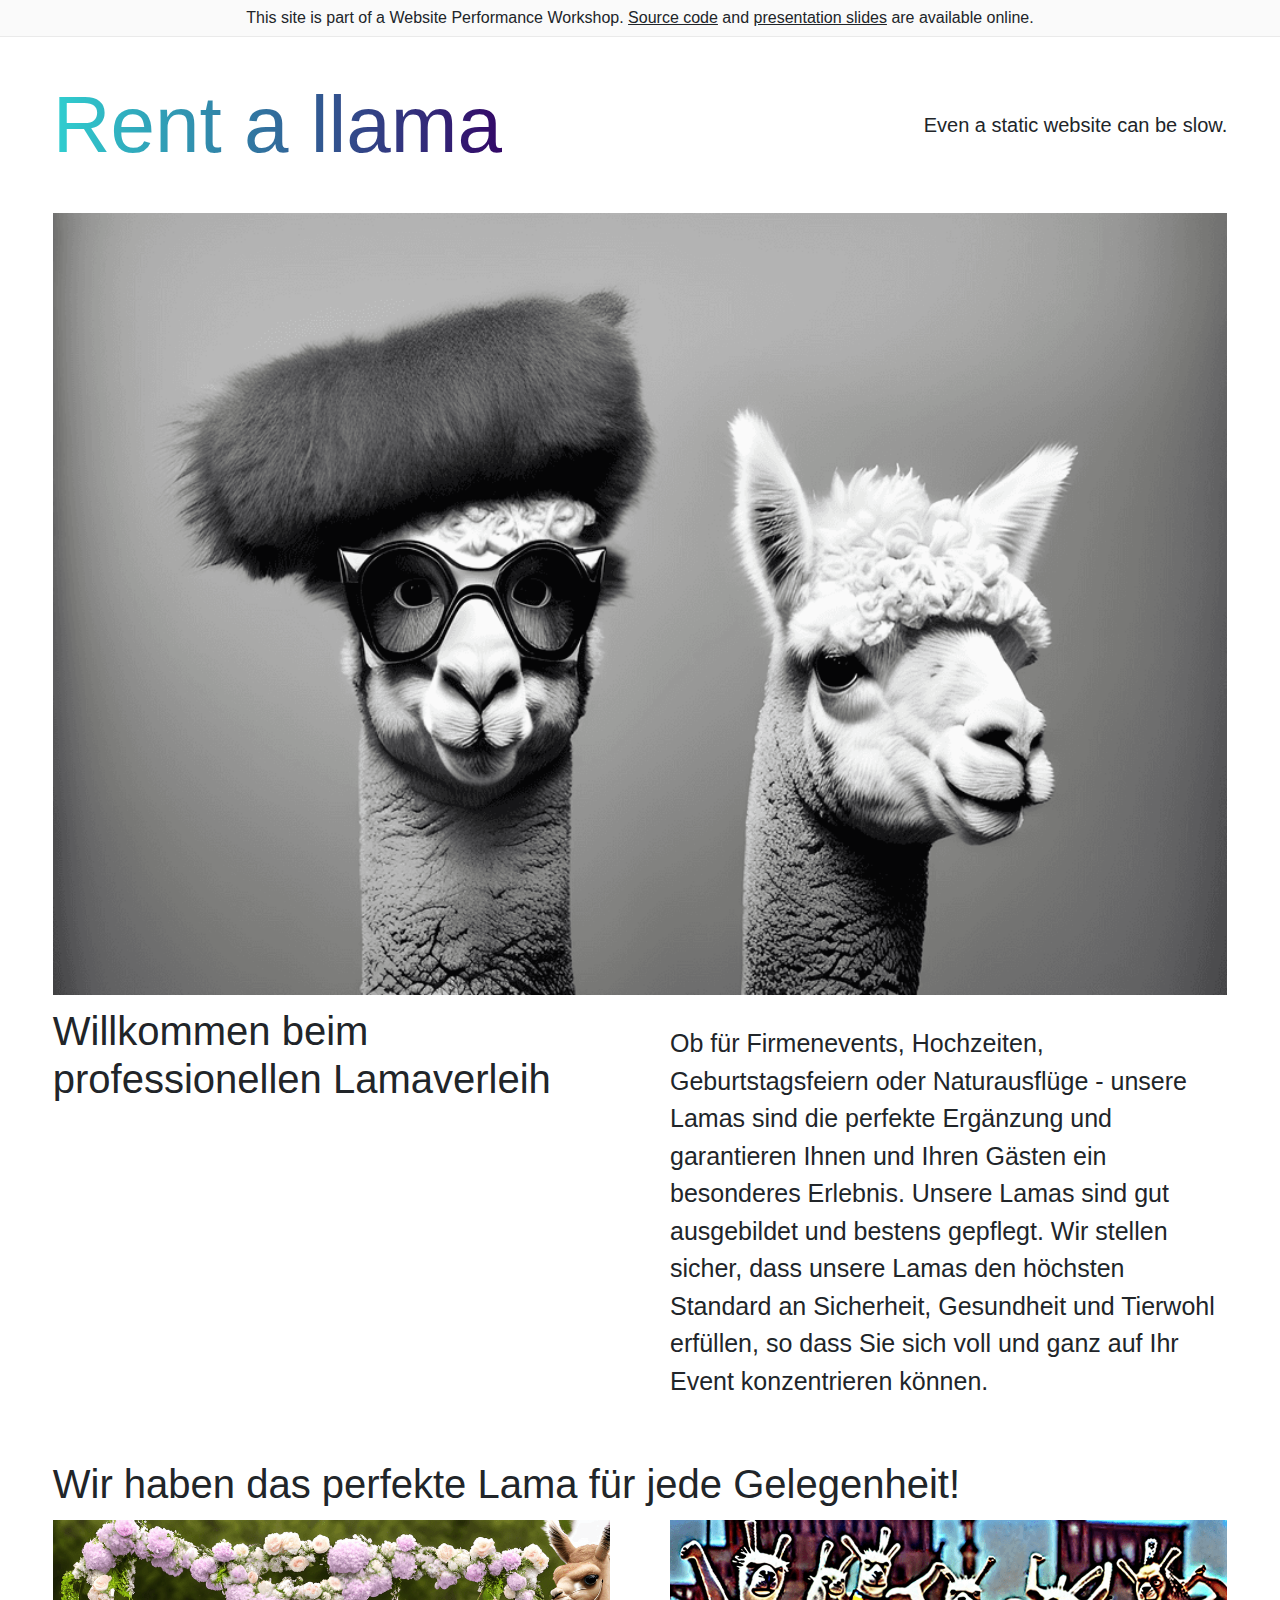
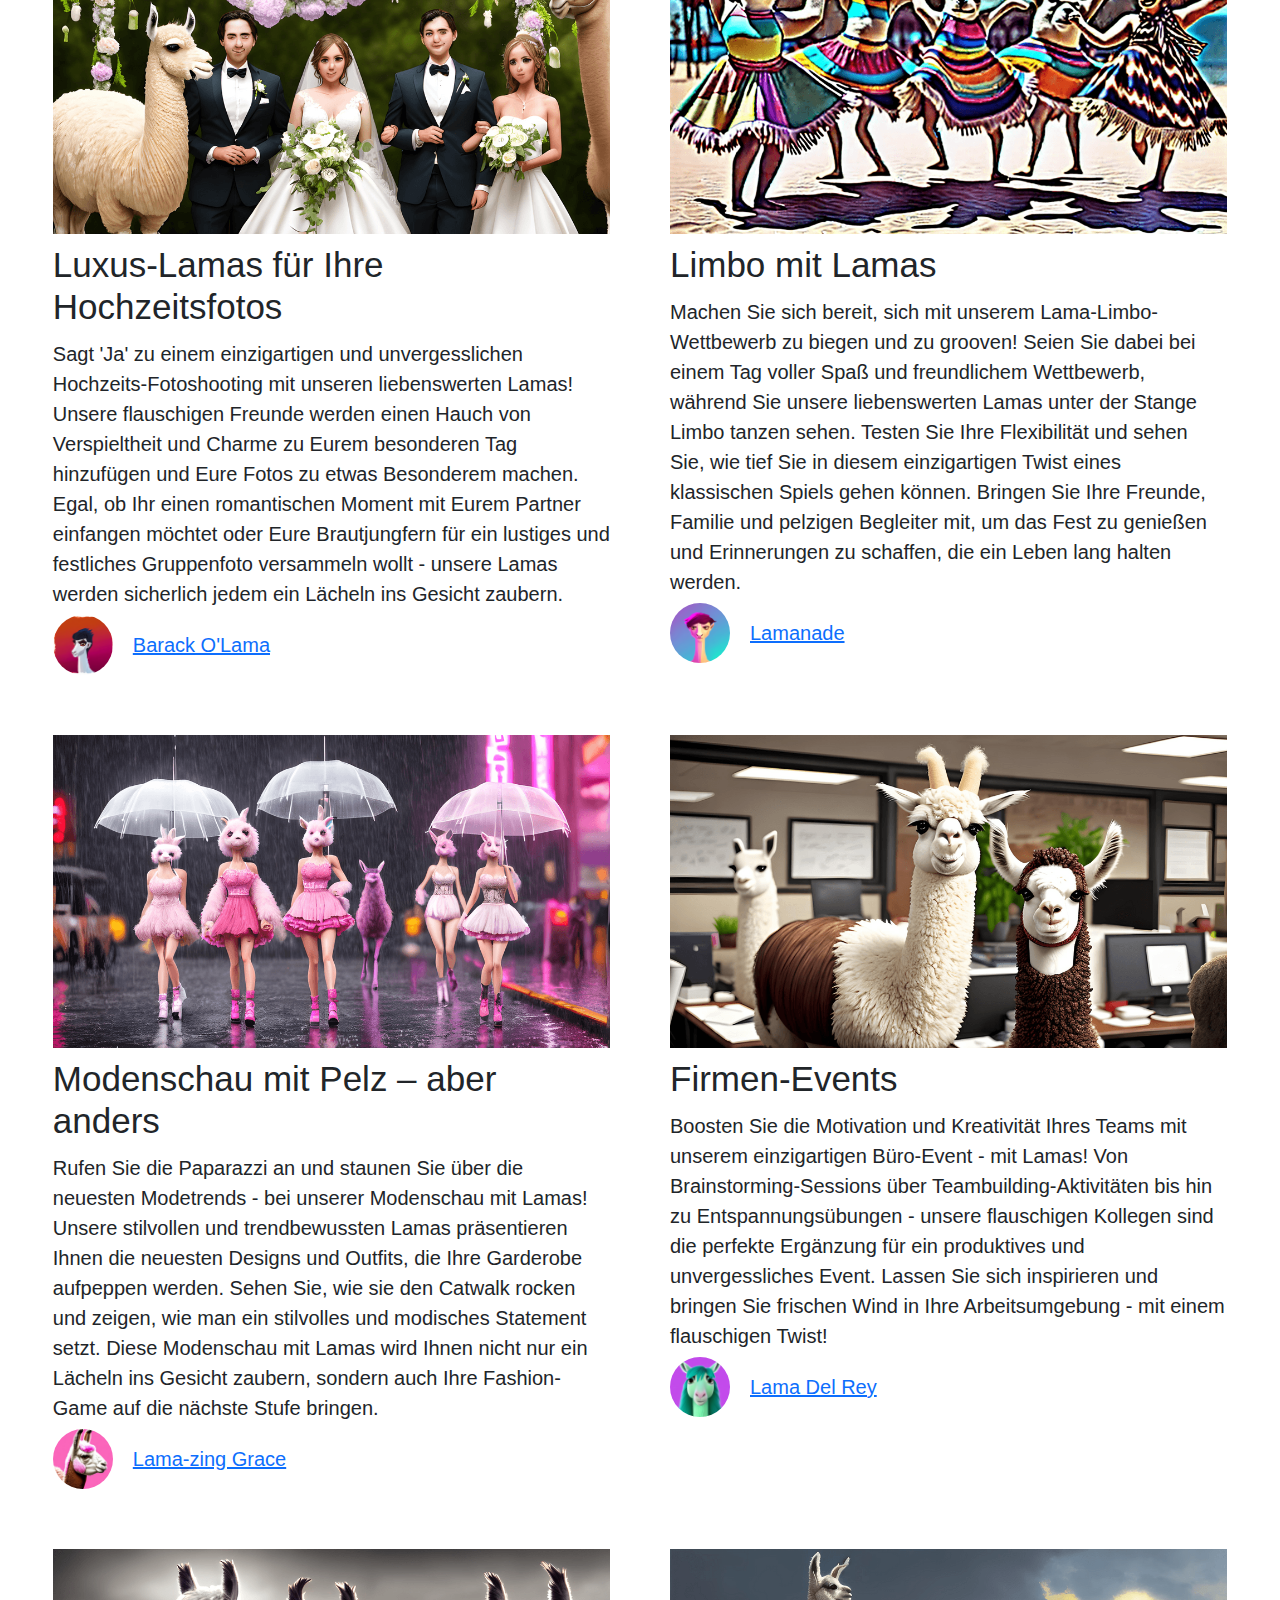
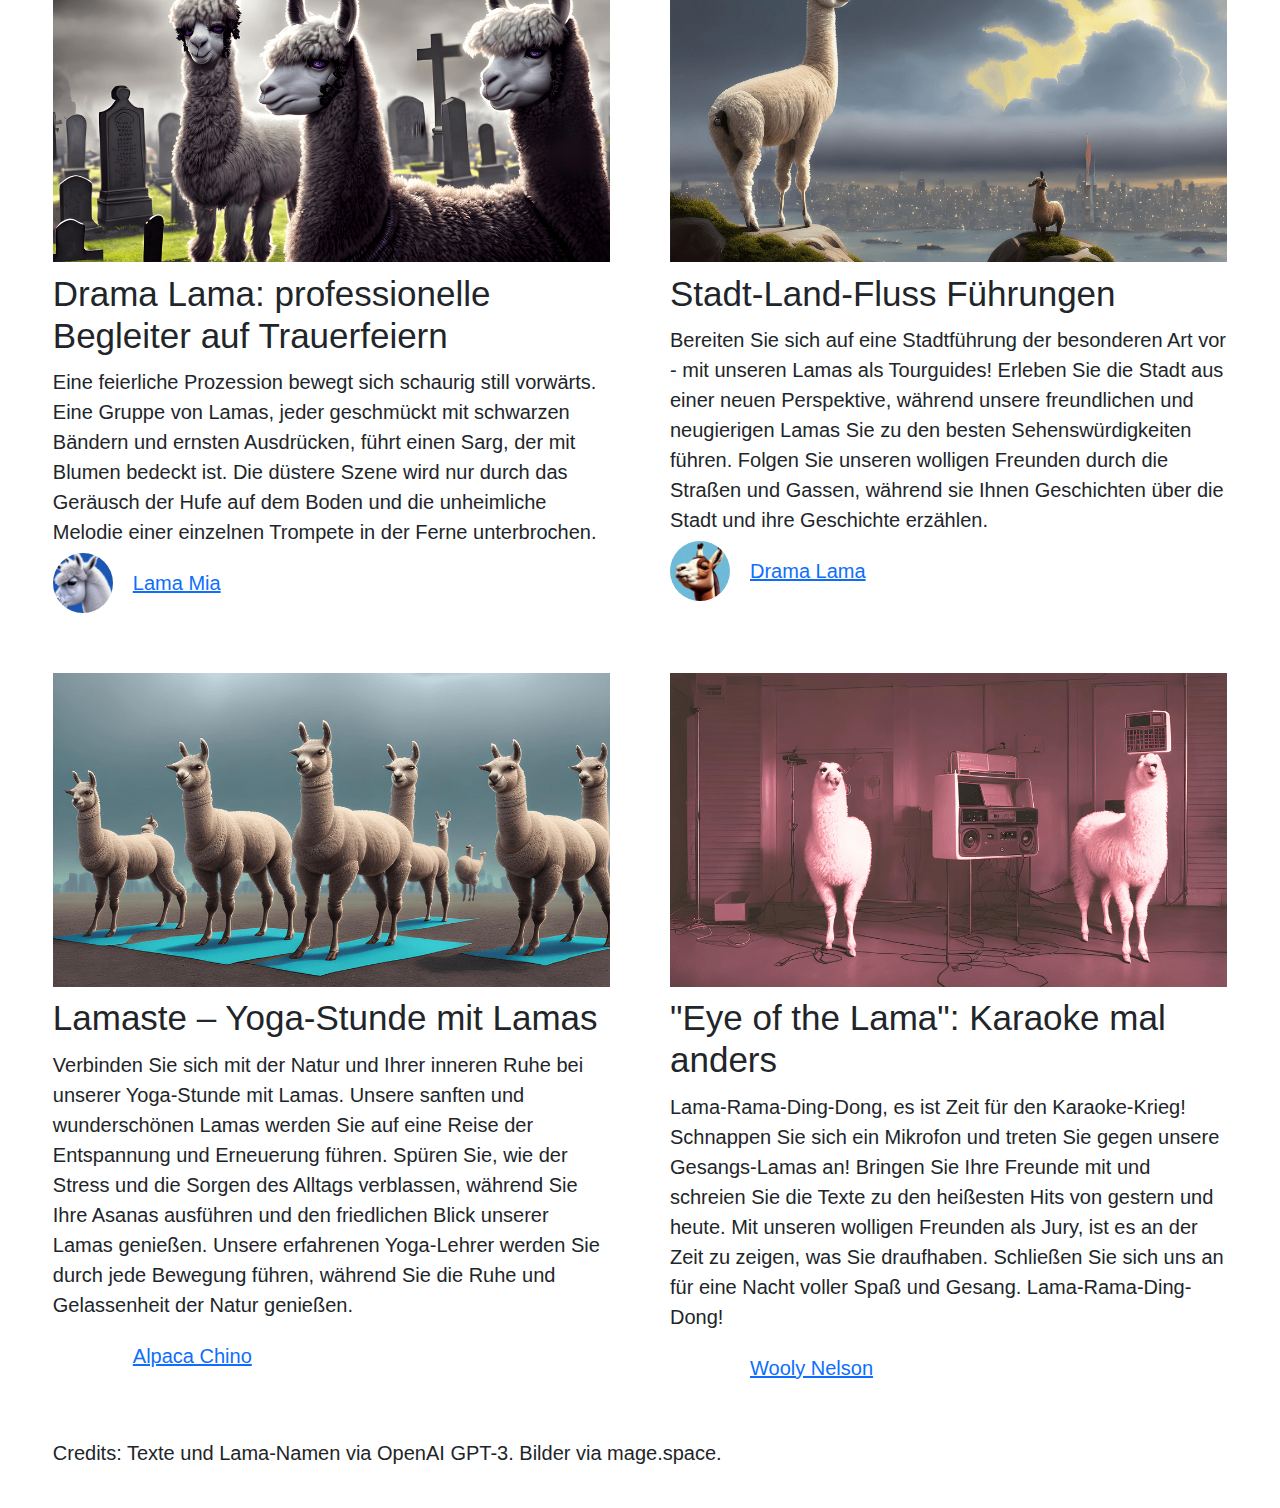
<file: index.html>
<!doctype html>
<html lang="de">
<head>
    <meta charset="utf-8">
    <title>Rent a llama</title>
    <meta name="description" content="Willkommen beim professionellen Lamaverleih. Wir haben das perfekte Lama für jede Gelegenheit!">
    <meta name="viewport" content="width=device-width, initial-scale=1">

    <!--link rel="preload" as="image" href="/images_optimized/png/hero.png"-->

    <link rel="preload" as="font" href="/fonts/Montserrat-Regular.woff2" crossorigin>

    <link rel="stylesheet" href="css/normalize.css">
    <link rel="stylesheet" href="css/styles-large.css">

    <meta name="theme-color" content="#fafafa">

</head>

<body>

  <aside class="sourcebar">This site is part of a Website Performance Workshop. <a href="https://github.com/thomaspuppe/performance-workshop">Source code</a> and <a href="https://lama.thomaspuppe.de/Website-Performance_2023-10.pdf">presentation slides</a> are available online.</aside>

  <header>
    <h1>Rent a llama</h1>
    <span class="punchline">Even a static website can be slow.</span>
  </header>

  <main>
    <section class="lead">

        <figure class="hero-figure" alt="Zwei stylische Lamas schauen direkt in die Kamera">
          <img loading="lazy" src="./images_optimized/png/hero.png">
        </figure>
        <div class="lu-container-50-50">
            <div class="heading">
              <h2>Willkommen beim professionellen Lamaverleih</h2>
            </div>
            <div class="text">
              <p>Ob für Firmenevents, Hochzeiten, Geburtstagsfeiern oder Naturausflüge - unsere Lamas sind die perfekte Ergänzung und garantieren Ihnen und Ihren Gästen ein besonderes Erlebnis. Unsere Lamas sind gut ausgebildet und bestens gepflegt. Wir stellen sicher, dass unsere Lamas den höchsten Standard an Sicherheit, Gesundheit und Tierwohl erfüllen, so dass Sie sich voll und ganz auf Ihr Event konzentrieren können.</p>
            </div>
        </div>
    </section>

    <section class="teasers">
      <h2>Wir haben das perfekte Lama für jede Gelegenheit!</h2>

      <div class="lu-container-50-50">
          <article>
            <img loading="lazy" src="./images_optimized/png/event-wedding.png" alt="Lamas und Brautpaare">
            <h3>Luxus-Lamas für Ihre Hochzeitsfotos</h3>
            <p>Sagt 'Ja' zu einem einzigartigen und unvergesslichen Hochzeits-Fotoshooting mit unseren liebenswerten Lamas! Unsere flauschigen Freunde werden einen Hauch von Verspieltheit und Charme zu Eurem besonderen Tag hinzufügen und Eure Fotos zu etwas Besonderem machen. Egal, ob Ihr einen romantischen Moment mit Eurem Partner einfangen möchtet oder Eure Brautjungfern für ein lustiges und festliches Gruppenfoto versammeln wollt - unsere Lamas werden sicherlich jedem ein Lächeln ins Gesicht zaubern.</p>
            <a class="avatarlink" href="#llama-one">
                <img loading="lazy" src="./images_optimized/png/avatar1.png" alt="Profilfoto von Barack O'Lama">
                <span>Barack O'Lama</span>
            </a>
          </article>
          
          <article>
            <img loading="lazy" src="./images_optimized/png/event-limbo.png" alt="Lamas tanzen in bunten Kleidern">
            <h3>Limbo mit Lamas</h3>
            <p>Machen Sie sich bereit, sich mit unserem Lama-Limbo-Wettbewerb zu biegen und zu grooven! Seien Sie dabei bei einem Tag voller Spaß und freundlichem Wettbewerb, während Sie unsere liebenswerten Lamas unter der Stange Limbo tanzen sehen. Testen Sie Ihre Flexibilität und sehen Sie, wie tief Sie in diesem einzigartigen Twist eines klassischen Spiels gehen können. Bringen Sie Ihre Freunde, Familie und pelzigen Begleiter mit, um das Fest zu genießen und Erinnerungen zu schaffen, die ein Leben lang halten werden.</p>
            <a class="avatarlink" href="#llama-two">
                <img loading="lazy" src="./images_optimized/png/avatar2.png" alt="Profilfoto von Lamanade">
                <span>Lamanade</span>
            </a>
          </article>
          
          <article>
            <img loading="lazy" src="./images_optimized/png/event-fashion.png" alt="Lamas auf einer Fashion Show">
            <h3>Modenschau mit Pelz – aber anders</h3>
            <p>Rufen Sie die Paparazzi an und staunen Sie über die neuesten Modetrends - bei unserer Modenschau mit Lamas! Unsere stilvollen und trendbewussten Lamas präsentieren Ihnen die neuesten Designs und Outfits, die Ihre Garderobe aufpeppen werden. Sehen Sie, wie sie den Catwalk rocken und zeigen, wie man ein stilvolles und modisches Statement setzt. Diese Modenschau mit Lamas wird Ihnen nicht nur ein Lächeln ins Gesicht zaubern, sondern auch Ihre Fashion-Game auf die nächste Stufe bringen.</p>
            <a class="avatarlink" href="#llama-three">
                <img loading="lazy" src="./images_optimized/png/avatar3.png" alt="Profilfoto von Lama-zing Grace">
                <span>Lama-zing Grace</span>
            </a>
          </article>
          
          <article>
            <img loading="lazy" src="./images_optimized/png/event-office.png" alt="Lamas im Büro">
            <h3>Firmen-Events</h3>
            <p>Boosten Sie die Motivation und Kreativität Ihres Teams mit unserem einzigartigen Büro-Event - mit Lamas! Von Brainstorming-Sessions über Teambuilding-Aktivitäten bis hin zu Entspannungsübungen - unsere flauschigen Kollegen sind die perfekte Ergänzung für ein produktives und unvergessliches Event. Lassen Sie sich inspirieren und bringen Sie frischen Wind in Ihre Arbeitsumgebung - mit einem flauschigen Twist!</p>
            <a class="avatarlink" href="#llama-four">
                <img loading="lazy" src="./images_optimized/png/avatar4.png" alt="Profilfoto von Lama Del Rey">
                <span>Lama Del Rey</span>
            </a>
          </article>
          
          <article>
            <img loading="lazy" src="./images_optimized/png/event-funeral.png" alt="Lamas auf einer Beerdigung">
            <h3>Drama Lama: professionelle Begleiter auf Trauerfeiern</h3>
            <p>Eine feierliche Prozession bewegt sich schaurig still vorwärts. Eine Gruppe von Lamas, jeder geschmückt mit schwarzen Bändern und ernsten Ausdrücken, führt einen Sarg, der mit Blumen bedeckt ist. Die düstere Szene wird nur durch das Geräusch der Hufe auf dem Boden und die unheimliche Melodie einer einzelnen Trompete in der Ferne unterbrochen.</p>
            <a class="avatarlink" href="#llama-five">
                <img loading="lazy" src="./images_optimized/png/avatar5.png" alt="Profilfoto von Lama Mia">
                <span>Lama Mia</span>
            </a>
          </article>
          
          <article>
            <img loading="lazy" src="./images_optimized/png/event-tour.png" alt="Lamas auf einem Hügel schauen auf eine Stadt">
            <h3>Stadt-Land-Fluss Führungen</h3>
            <p>Bereiten Sie sich auf eine Stadtführung der besonderen Art vor - mit unseren Lamas als Tourguides! Erleben Sie die Stadt aus einer neuen Perspektive, während unsere freundlichen und neugierigen Lamas Sie zu den besten Sehenswürdigkeiten führen. Folgen Sie unseren wolligen Freunden durch die Straßen und Gassen, während sie Ihnen Geschichten über die Stadt und ihre Geschichte erzählen.</p>
            <a class="avatarlink" href="#llama-six">
                <img loading="lazy" src="./images_optimized/png/avatar6.png" alt="Profilfoto von Drama Lama">
                <span>Drama Lama</span>
            </a>
          </article>
          
          <article>
            <img loading="lazy" src="./images_optimized/png/event-yoga.png" alt="Lamas machen Yoga">
            <h3>Lamaste – Yoga-Stunde mit Lamas</h3>
            <p>Verbinden Sie sich mit der Natur und Ihrer inneren Ruhe bei unserer Yoga-Stunde mit Lamas. Unsere sanften und wunderschönen Lamas werden Sie auf eine Reise der Entspannung und Erneuerung führen. Spüren Sie, wie der Stress und die Sorgen des Alltags verblassen, während Sie Ihre Asanas ausführen und den friedlichen Blick unserer Lamas genießen. Unsere erfahrenen Yoga-Lehrer werden Sie durch jede Bewegung führen, während Sie die Ruhe und Gelassenheit der Natur genießen.</p>
            <a class="avatarlink" href="#llama-seven">
                <img loading="lazy" src="./images_optimized/png/avatar7.png" alt="Profilfoto von Alpaca Chino">
                <span>Alpaca Chino</span>
            </a>
          </article>
          
          <article>
            <img loading="lazy" src="./images_optimized/png/event-karaoke.png" alt="Lamas in einem Tonstudio">
            <h3>"Eye of the Lama": Karaoke mal anders</h3>
            <p>Lama-Rama-Ding-Dong, es ist Zeit für den Karaoke-Krieg! Schnappen Sie sich ein Mikrofon und treten Sie gegen unsere Gesangs-Lamas an! Bringen Sie Ihre Freunde mit und schreien Sie die Texte zu den heißesten Hits von gestern und heute. Mit unseren wolligen Freunden als Jury, ist es an der Zeit zu zeigen, was Sie draufhaben. Schließen Sie sich uns an für eine Nacht voller Spaß und Gesang. Lama-Rama-Ding-Dong!</p>
            <a class="avatarlink" href="#llama-eight">
                <img loading="lazy" src="./images_optimized/png/avatar8.png" alt="Profilfoto von Wooly Nelson">
                <span>Wooly Nelson</span>
            </a>
          </article>

        </div>

    </section>

  </main>

  <footer>
    Credits: Texte und Lama-Namen via OpenAI GPT-3. Bilder via mage.space.
  </footer>

  <!-- script src="./js/lazyload.js"></script -->
</body>

</html>
</file>
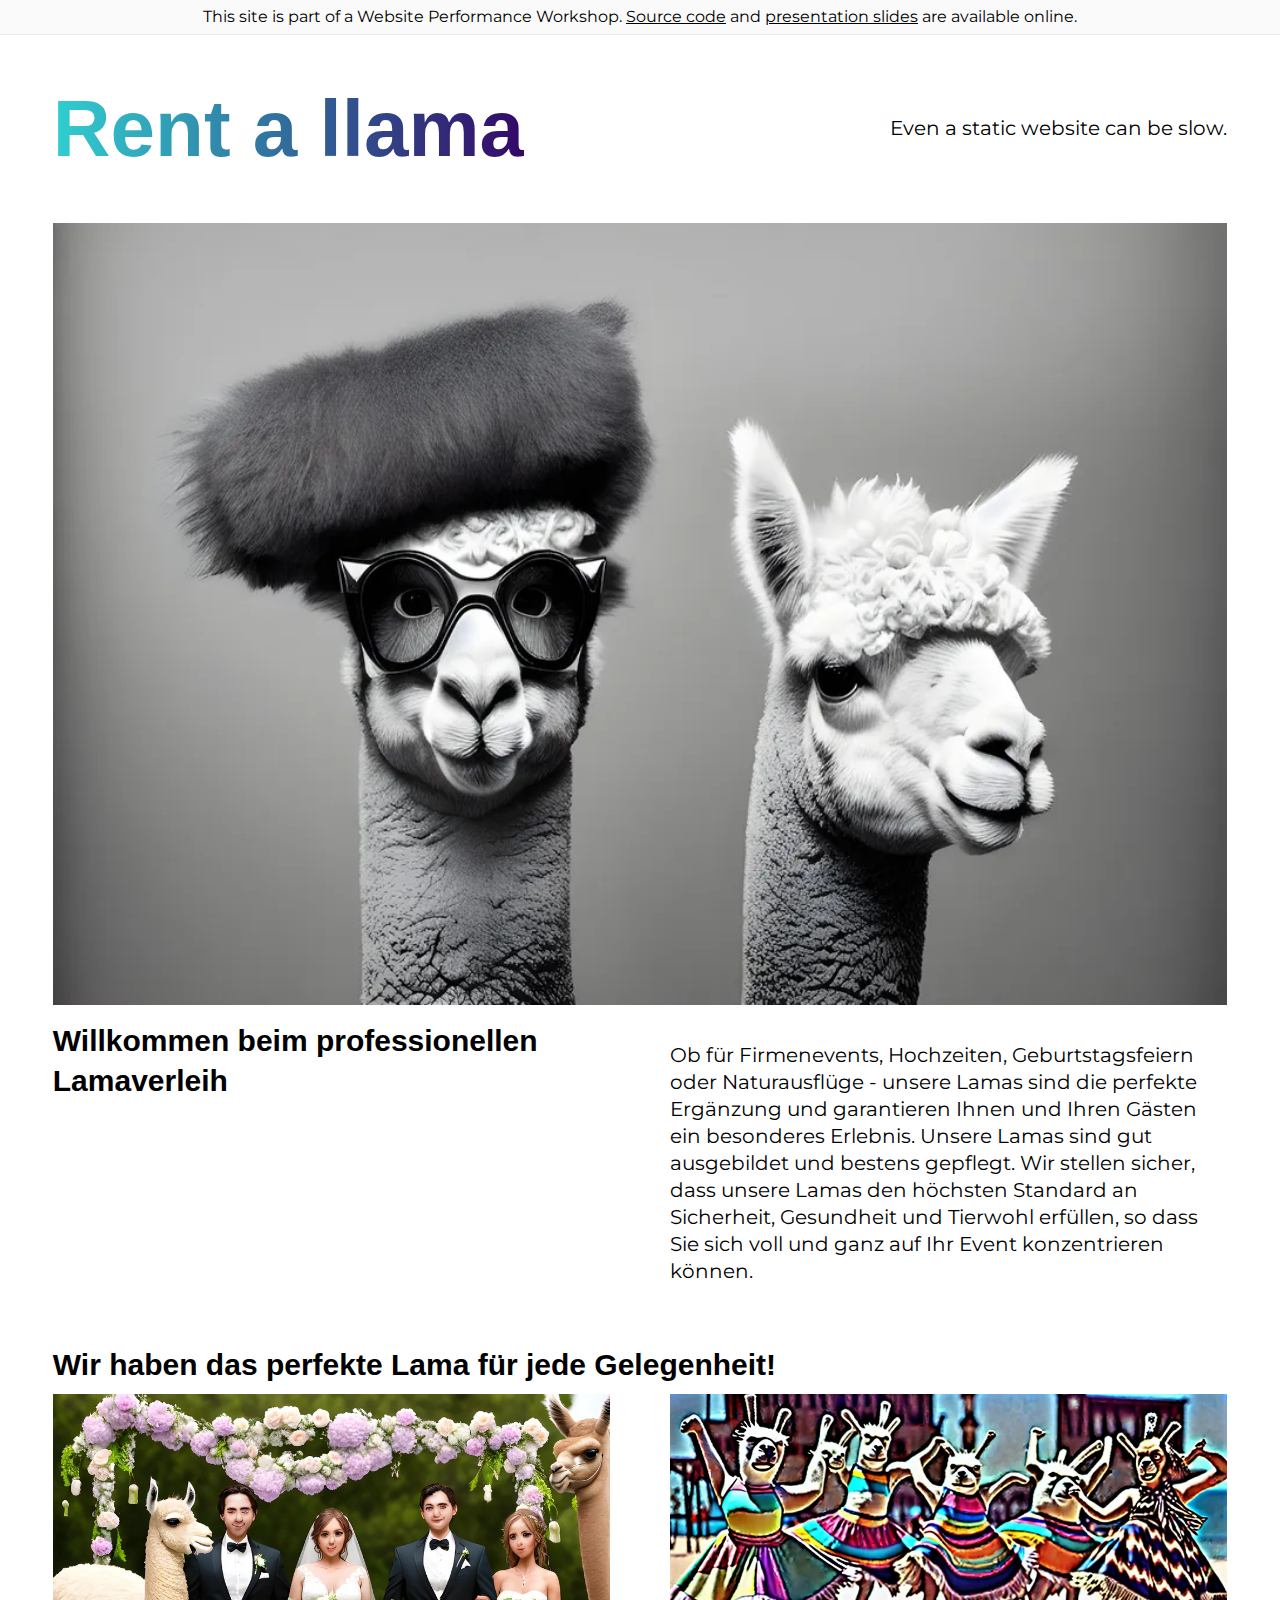
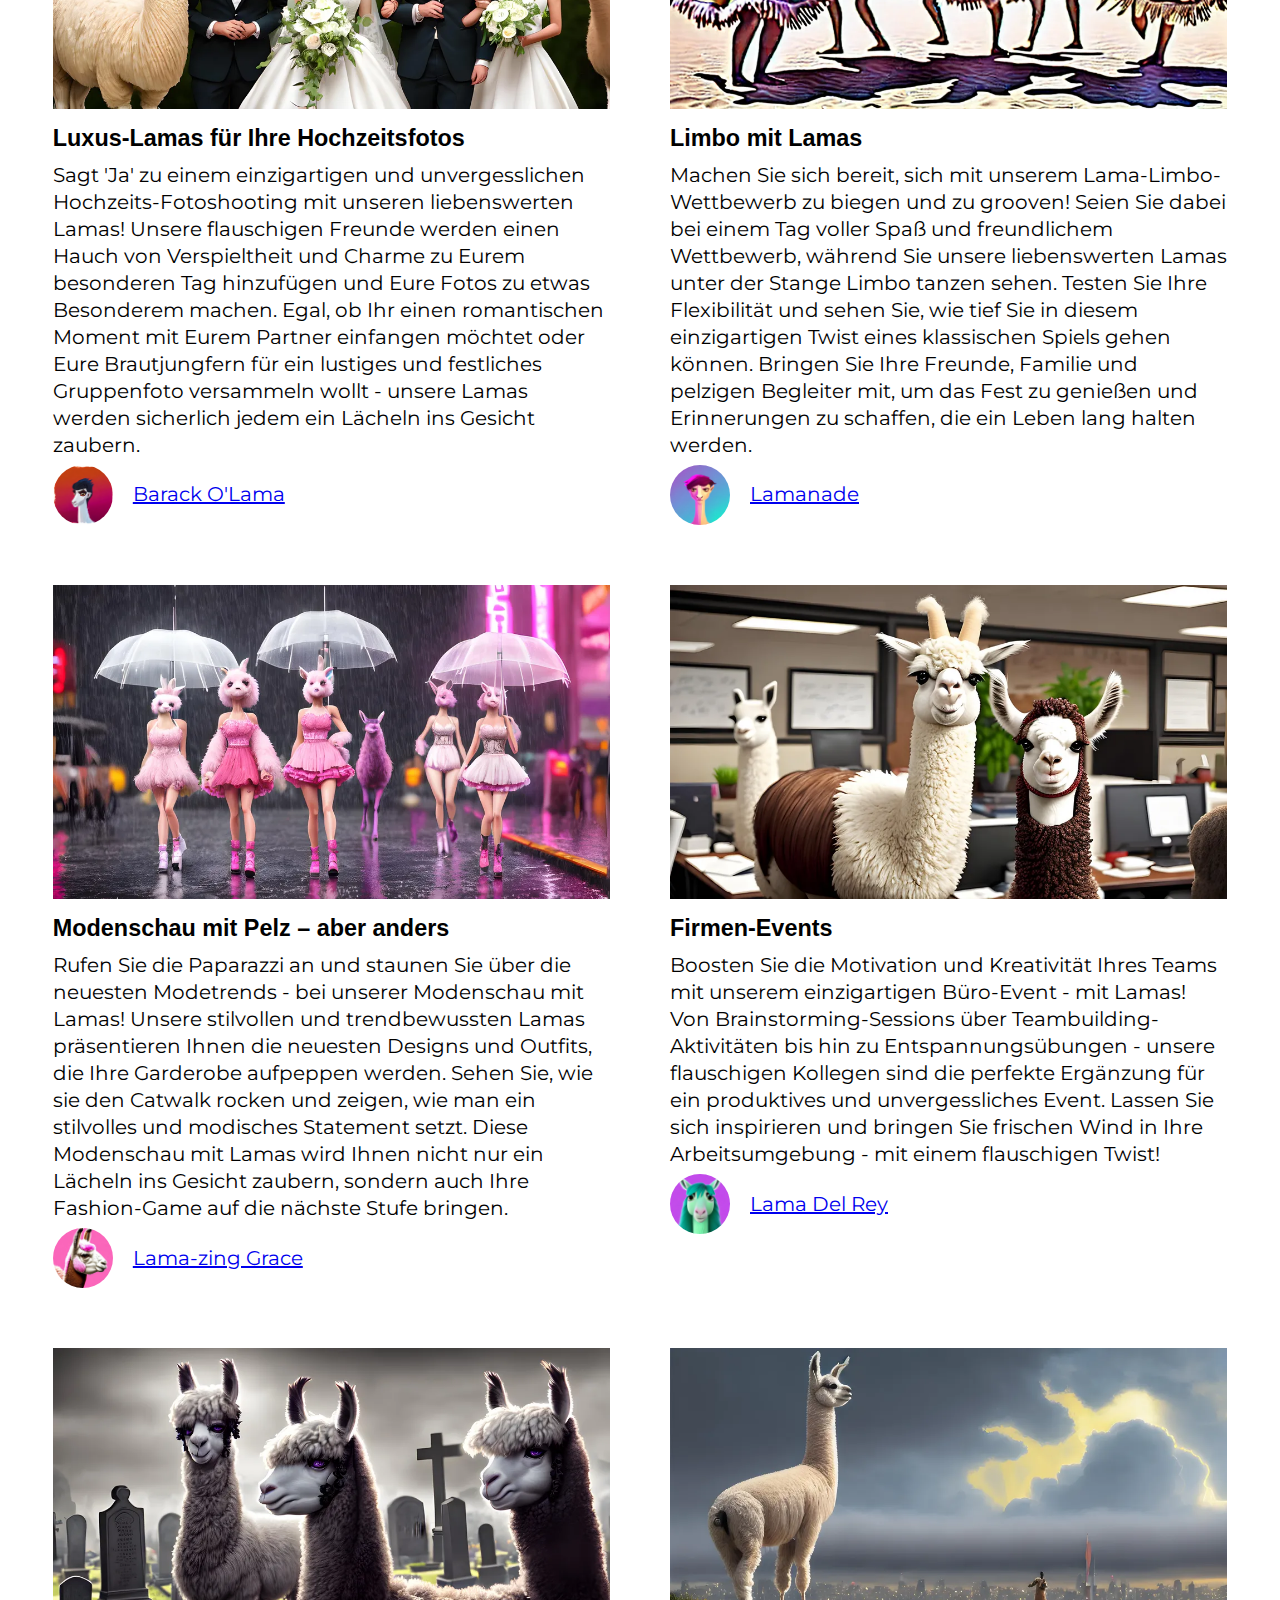
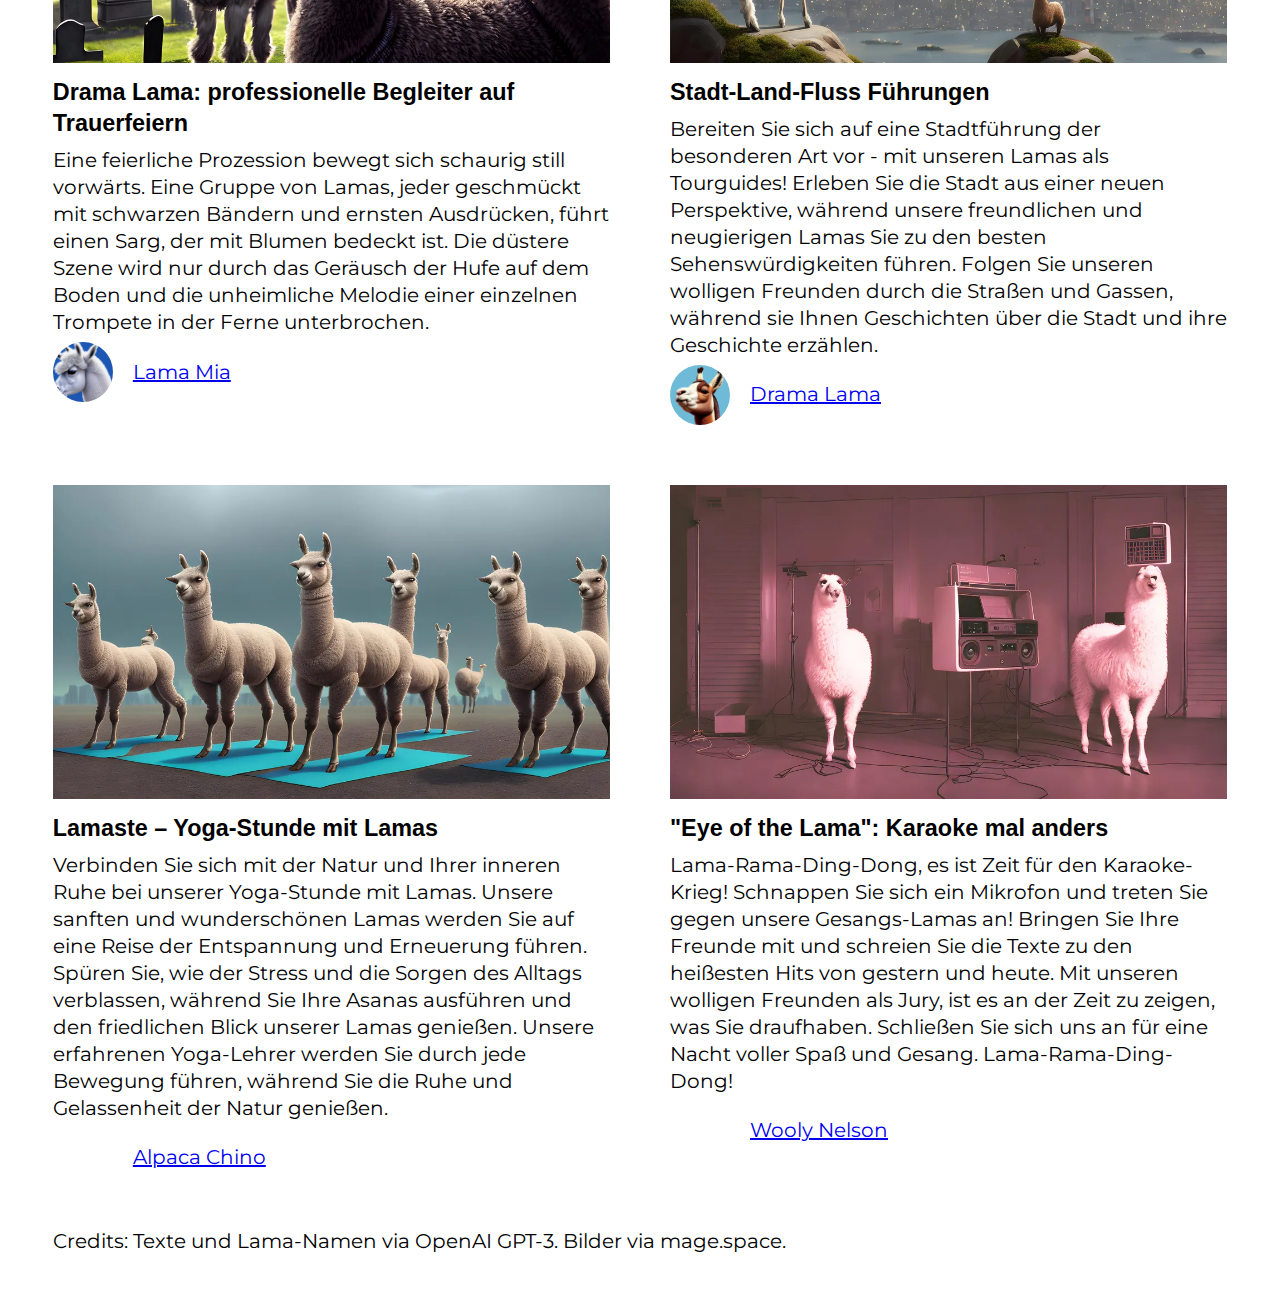
<file: after.html>
<!doctype html>
<html lang="de">
<head>
    <meta charset="utf-8">
    <title>Rent a llama</title>
    <meta name="description" content="Willkommen beim professionellen Lamaverleih. Wir haben das perfekte Lama für jede Gelegenheit!">
    <meta name="viewport" content="width=device-width, initial-scale=1">

    <link rel="preload" as="font" href="/fonts/Montserrat-Regular.woff2" crossorigin>

    <link rel="stylesheet" href="css/normalize.css">
    <link rel="stylesheet" href="css/styles-optimized.css">

    <meta name="theme-color" content="#fafafa">

</head>

<body>

  <aside class="sourcebar">This site is part of a Website Performance Workshop. <a href="https://github.com/thomaspuppe/performance-workshop">Source code</a> and <a href="https://lama.thomaspuppe.de/Website-Performance_2023-10.pdf">presentation slides</a> are available online.</aside>

  <header>
    <h1>Rent a llama</h1>
    <span class="punchline">Even a static website can be slow.</span>
  </header>

  <main>
    <section class="lead">
        <figure class="hero-figure" style="aspect-ratio:1.77;">
          <img src="./images_optimized/webp/hero.webp" alt="Zwei stylische Lamas schauen direkt in die Kamera">
        </figure>
        <div class="lu-container-50-50">
            <div class="heading">
              <h2>Willkommen beim professionellen Lamaverleih</h2>
            </div>
            <div class="text">
              <p>Ob für Firmenevents, Hochzeiten, Geburtstagsfeiern oder Naturausflüge - unsere Lamas sind die perfekte Ergänzung und garantieren Ihnen und Ihren Gästen ein besonderes Erlebnis. Unsere Lamas sind gut ausgebildet und bestens gepflegt. Wir stellen sicher, dass unsere Lamas den höchsten Standard an Sicherheit, Gesundheit und Tierwohl erfüllen, so dass Sie sich voll und ganz auf Ihr Event konzentrieren können.</p>
            </div>
        </div>
    </section>

    <section class="teasers">
      <h2>Wir haben das perfekte Lama für jede Gelegenheit!</h2>

      <div class="lu-container-50-50">
          <article>
            <img loading="lazy" src="./images_optimized/webp/event-wedding.webp" alt="Lamas und Brautpaare" style="aspect-ratio:1.77;">
            <h3>Luxus-Lamas für Ihre Hochzeitsfotos</h3>
            <p>Sagt 'Ja' zu einem einzigartigen und unvergesslichen Hochzeits-Fotoshooting mit unseren liebenswerten Lamas! Unsere flauschigen Freunde werden einen Hauch von Verspieltheit und Charme zu Eurem besonderen Tag hinzufügen und Eure Fotos zu etwas Besonderem machen. Egal, ob Ihr einen romantischen Moment mit Eurem Partner einfangen möchtet oder Eure Brautjungfern für ein lustiges und festliches Gruppenfoto versammeln wollt - unsere Lamas werden sicherlich jedem ein Lächeln ins Gesicht zaubern.</p>
            <a class="avatarlink" href="#llama-one">
                <img loading="lazy" src="./images_optimized/webp/avatar1.webp" alt="Profilfoto von Barack O'Lama" style="aspect-ratio:1;">
                <span>Barack O'Lama</span>
            </a>
          </article>
          
          <article>
            <img loading="lazy" src="./images_optimized/webp/event-limbo.webp" alt="Llamas at a limbo competition" style="aspect-ratio:1.77;">
            <h3>Limbo mit Lamas</h3>
            <p>Machen Sie sich bereit, sich mit unserem Lama-Limbo-Wettbewerb zu biegen und zu grooven! Seien Sie dabei bei einem Tag voller Spaß und freundlichem Wettbewerb, während Sie unsere liebenswerten Lamas unter der Stange Limbo tanzen sehen. Testen Sie Ihre Flexibilität und sehen Sie, wie tief Sie in diesem einzigartigen Twist eines klassischen Spiels gehen können. Bringen Sie Ihre Freunde, Familie und pelzigen Begleiter mit, um das Fest zu genießen und Erinnerungen zu schaffen, die ein Leben lang halten werden.</p>
            <a class="avatarlink" href="#llama-two">
                <img loading="lazy" src="./images_optimized/webp/avatar2.webp" alt="Profilfoto von Lamanade" style="aspect-ratio:1;">
                <span>Lamanade</span>
            </a>
          </article>
          
          <article>
            <img loading="lazy" src="./images_optimized/webp/event-fashion.webp" alt="Lamas auf einer Fashion Show" style="aspect-ratio:1.77;">
            <h3>Modenschau mit Pelz – aber anders</h3>
            <p>Rufen Sie die Paparazzi an und staunen Sie über die neuesten Modetrends - bei unserer Modenschau mit Lamas! Unsere stilvollen und trendbewussten Lamas präsentieren Ihnen die neuesten Designs und Outfits, die Ihre Garderobe aufpeppen werden. Sehen Sie, wie sie den Catwalk rocken und zeigen, wie man ein stilvolles und modisches Statement setzt. Diese Modenschau mit Lamas wird Ihnen nicht nur ein Lächeln ins Gesicht zaubern, sondern auch Ihre Fashion-Game auf die nächste Stufe bringen.</p>
            <a class="avatarlink" href="#llama-three">
                <img loading="lazy" src="./images_optimized/webp/avatar3.webp" alt="Profilfoto von Lama-zing Grace" style="aspect-ratio:1;">
                <span>Lama-zing Grace</span>
            </a>
          </article>
          
          <article>
            <img loading="lazy" src="./images_optimized/webp/event-office.webp" alt="Lamas im Büro" style="aspect-ratio:1.77;">
            <h3>Firmen-Events</h3>
            <p>Boosten Sie die Motivation und Kreativität Ihres Teams mit unserem einzigartigen Büro-Event - mit Lamas! Von Brainstorming-Sessions über Teambuilding-Aktivitäten bis hin zu Entspannungsübungen - unsere flauschigen Kollegen sind die perfekte Ergänzung für ein produktives und unvergessliches Event. Lassen Sie sich inspirieren und bringen Sie frischen Wind in Ihre Arbeitsumgebung - mit einem flauschigen Twist!</p>
            <a class="avatarlink" href="#llama-four">
                <img loading="lazy" src="./images_optimized/webp/avatar4.webp" alt="Profilfoto von Lama Del Rey" style="aspect-ratio:1;">
                <span>Lama Del Rey</span>
            </a>
          </article>
          
          <article>
            <img loading="lazy" src="./images_optimized/webp/event-funeral.webp" alt="Lamas auf einer Beerdigung" style="aspect-ratio:1.77;">
            <h3>Drama Lama: professionelle Begleiter auf Trauerfeiern</h3>
            <p>Eine feierliche Prozession bewegt sich schaurig still vorwärts. Eine Gruppe von Lamas, jeder geschmückt mit schwarzen Bändern und ernsten Ausdrücken, führt einen Sarg, der mit Blumen bedeckt ist. Die düstere Szene wird nur durch das Geräusch der Hufe auf dem Boden und die unheimliche Melodie einer einzelnen Trompete in der Ferne unterbrochen.</p>
            <a class="avatarlink" href="#llama-five">
                <img loading="lazy" src="./images_optimized/webp/avatar5.webp" alt="Profilfoto von Lama Mia" style="aspect-ratio:1;">
                <span>Lama Mia</span>
            </a>
          </article>
          
          <article>
            <img loading="lazy" src="./images_optimized/webp/event-tour.webp" alt="Lamas auf einem Hügel schauen auf eine Stadt" style="aspect-ratio:1.77;">
            <h3>Stadt-Land-Fluss Führungen</h3>
            <p>Bereiten Sie sich auf eine Stadtführung der besonderen Art vor - mit unseren Lamas als Tourguides! Erleben Sie die Stadt aus einer neuen Perspektive, während unsere freundlichen und neugierigen Lamas Sie zu den besten Sehenswürdigkeiten führen. Folgen Sie unseren wolligen Freunden durch die Straßen und Gassen, während sie Ihnen Geschichten über die Stadt und ihre Geschichte erzählen.</p>
            <a class="avatarlink" href="#llama-six">
                <img loading="lazy" src="./images_optimized/webp/avatar6.webp" alt="Profilfoto von Drama Lama" style="aspect-ratio:1;">
                <span>Drama Lama</span>
            </a>
          </article>
          
          <article>
            <img loading="lazy" src="./images_optimized/webp/event-yoga.webp" alt="Lamas machen Yoga" style="aspect-ratio:1.77;">
            <h3>Lamaste – Yoga-Stunde mit Lamas</h3>
            <p>Verbinden Sie sich mit der Natur und Ihrer inneren Ruhe bei unserer Yoga-Stunde mit Lamas. Unsere sanften und wunderschönen Lamas werden Sie auf eine Reise der Entspannung und Erneuerung führen. Spüren Sie, wie der Stress und die Sorgen des Alltags verblassen, während Sie Ihre Asanas ausführen und den friedlichen Blick unserer Lamas genießen. Unsere erfahrenen Yoga-Lehrer werden Sie durch jede Bewegung führen, während Sie die Ruhe und Gelassenheit der Natur genießen.</p>
            <a class="avatarlink" href="#llama-seven">
                <img loading="lazy" src="./images_optimized/webp/avatar7.webp" alt="Profilfoto von Alpaca Chino" style="aspect-ratio:1;">
                <span>Alpaca Chino</span>
            </a>
          </article>
          
          <article>
            <img loading="lazy" src="./images_optimized/webp/event-karaoke.webp" alt="Lamas in einem Tonstudio" style="aspect-ratio:1.77;">
            <h3>"Eye of the Lama": Karaoke mal anders</h3>
            <p>Lama-Rama-Ding-Dong, es ist Zeit für den Karaoke-Krieg! Schnappen Sie sich ein Mikrofon und treten Sie gegen unsere Gesangs-Lamas an! Bringen Sie Ihre Freunde mit und schreien Sie die Texte zu den heißesten Hits von gestern und heute. Mit unseren wolligen Freunden als Jury, ist es an der Zeit zu zeigen, was Sie draufhaben. Schließen Sie sich uns an für eine Nacht voller Spaß und Gesang. Lama-Rama-Ding-Dong!</p>
            <a class="avatarlink" href="#llama-eight">
                <img loading="lazy" src="./images_optimized/webp/avatar8.webp" alt="Profilfoto von Wooly Nelson" style="aspect-ratio:1;">
                <span>Wooly Nelson</span>
            </a>
          </article>

        </div>

    </section>

  </main>

  <footer>
    Credits: Texte und Lama-Namen via OpenAI GPT-3. Bilder via mage.space.
  </footer>

  <!-- script src="./js/lazyload.js"></script -->
</body>

</html>
</file>
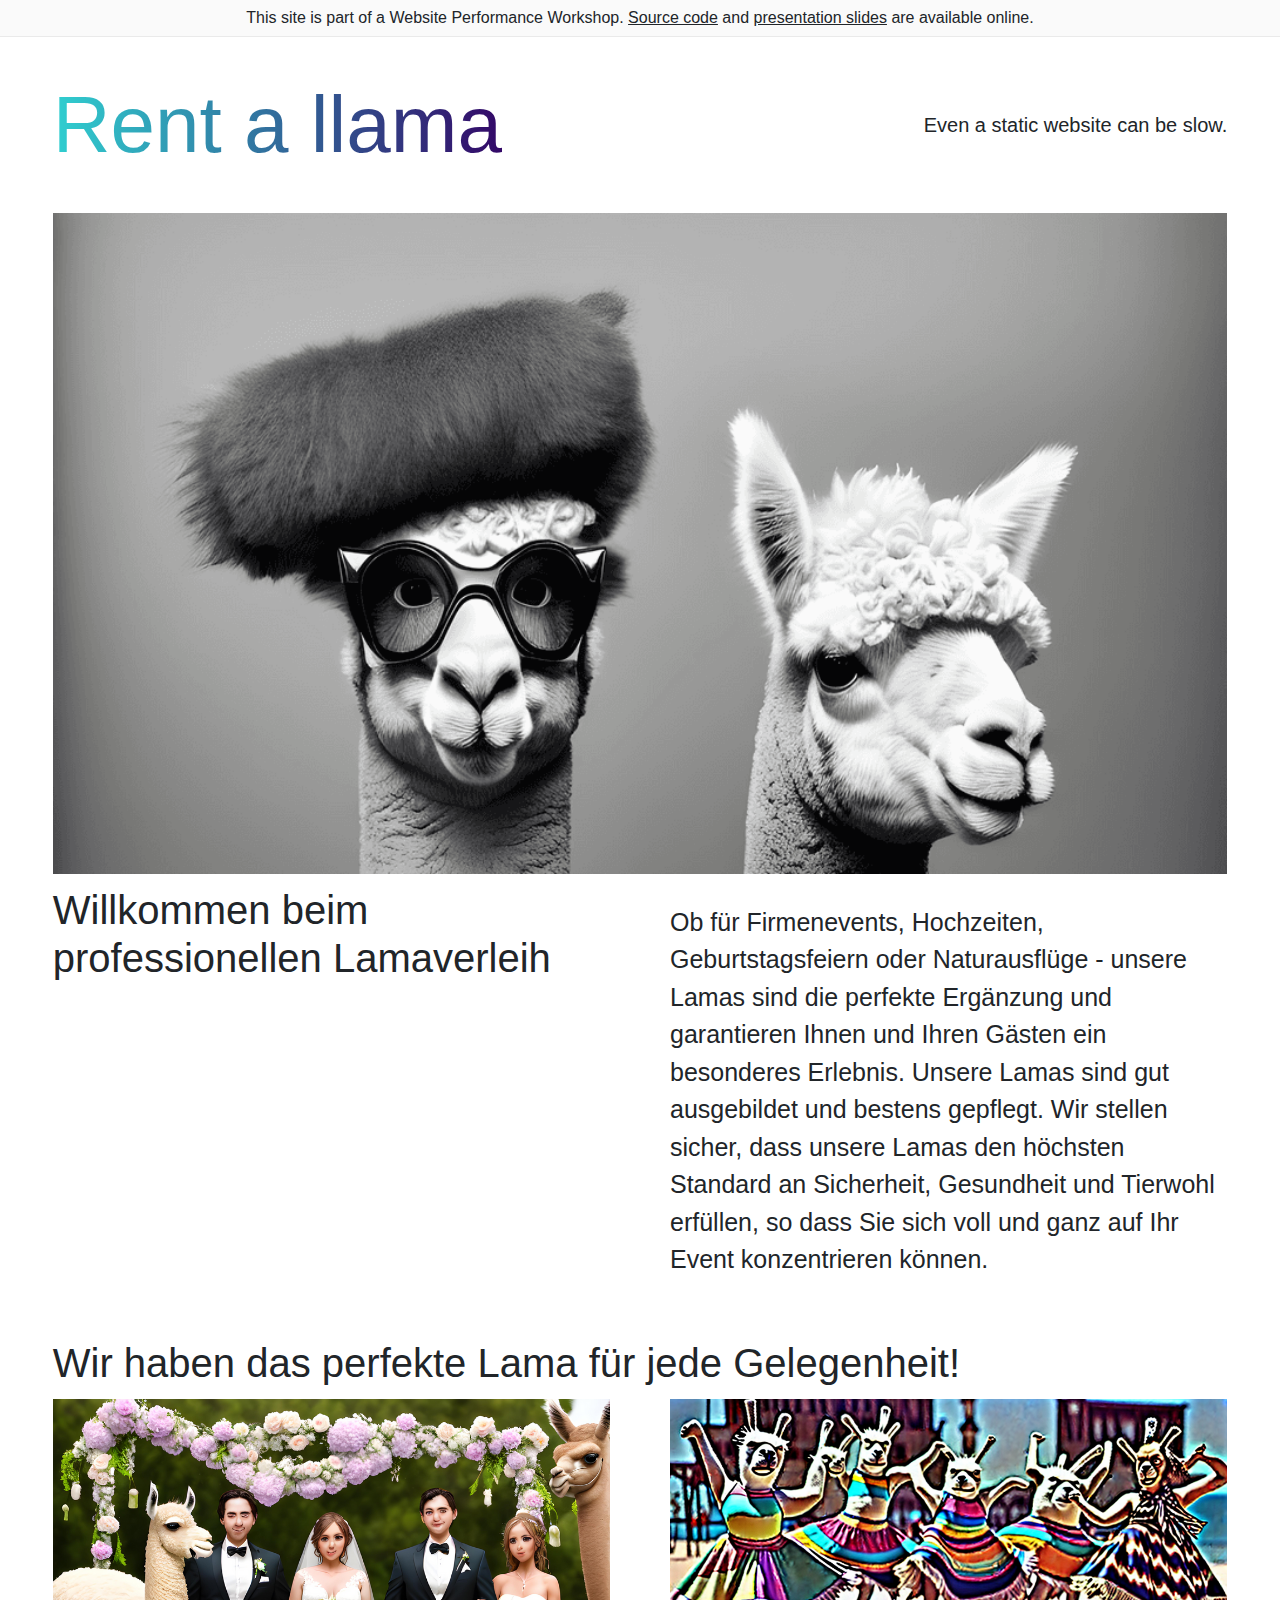
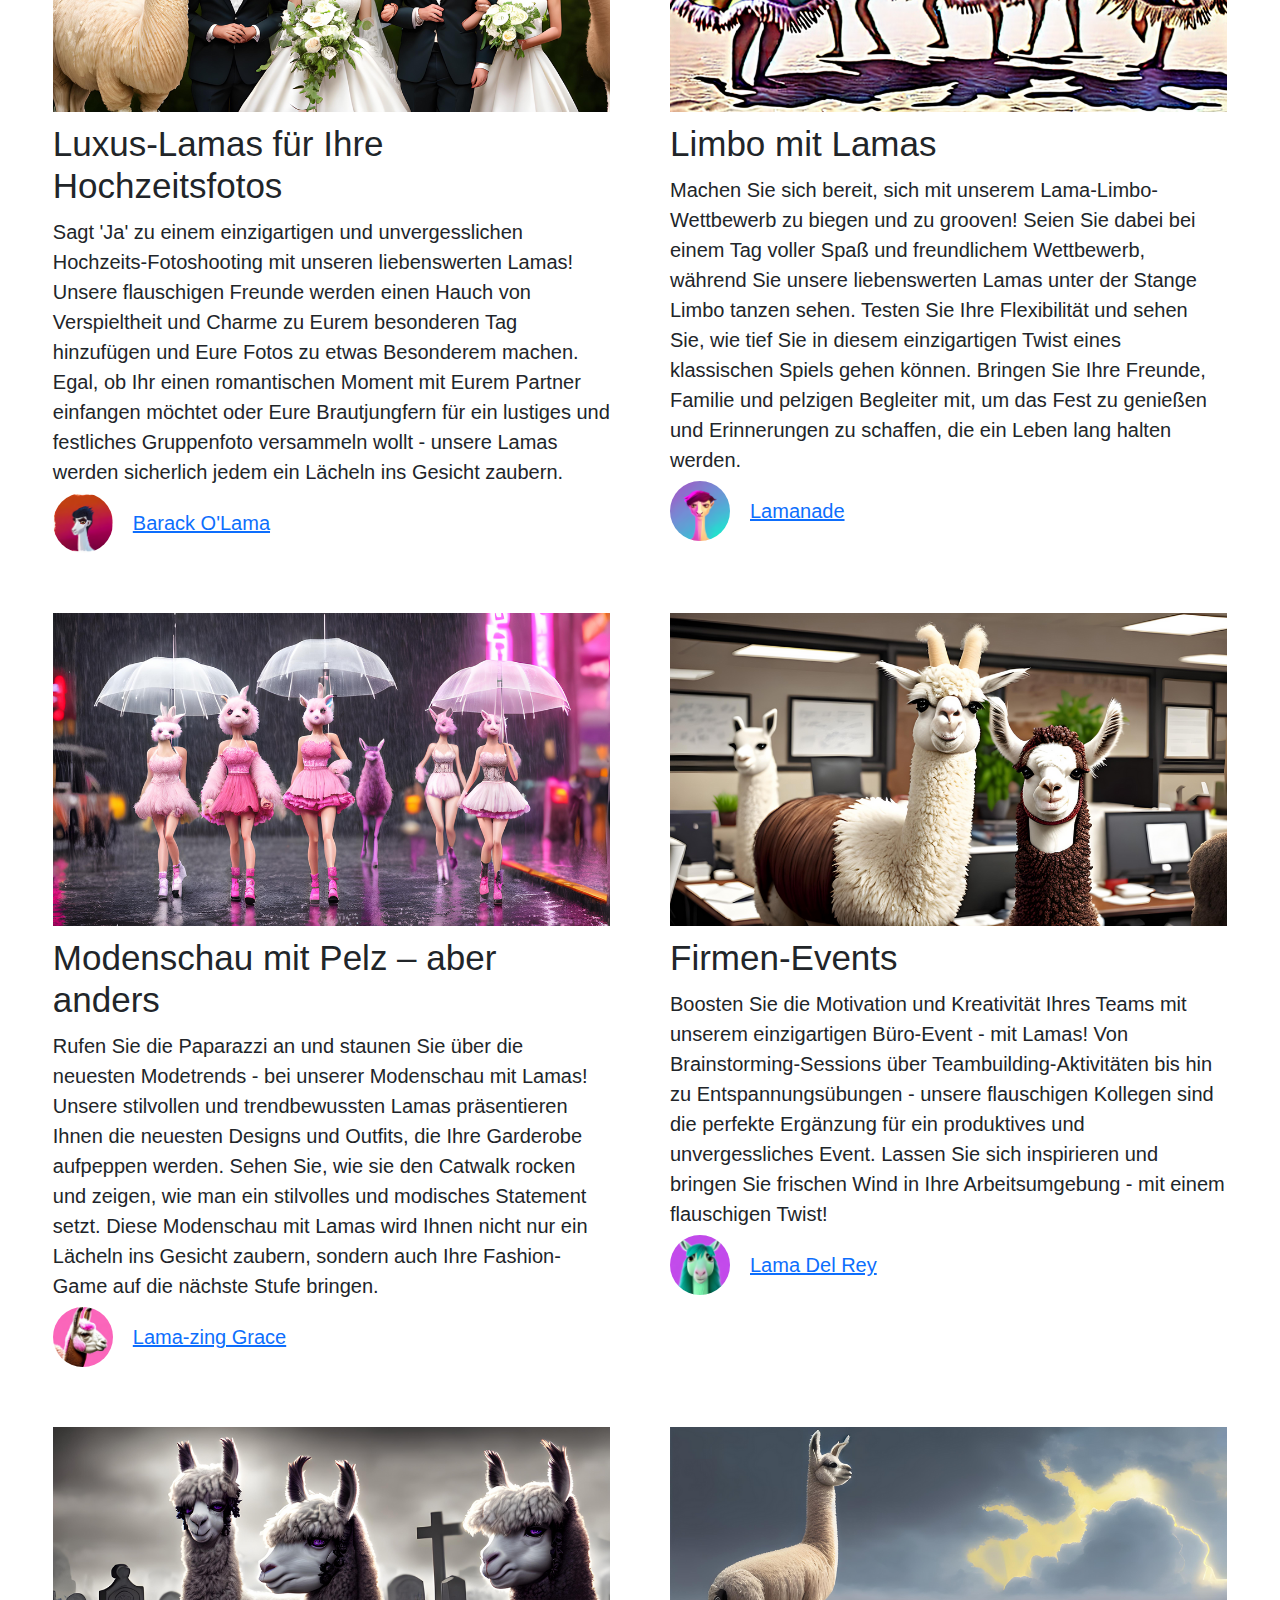
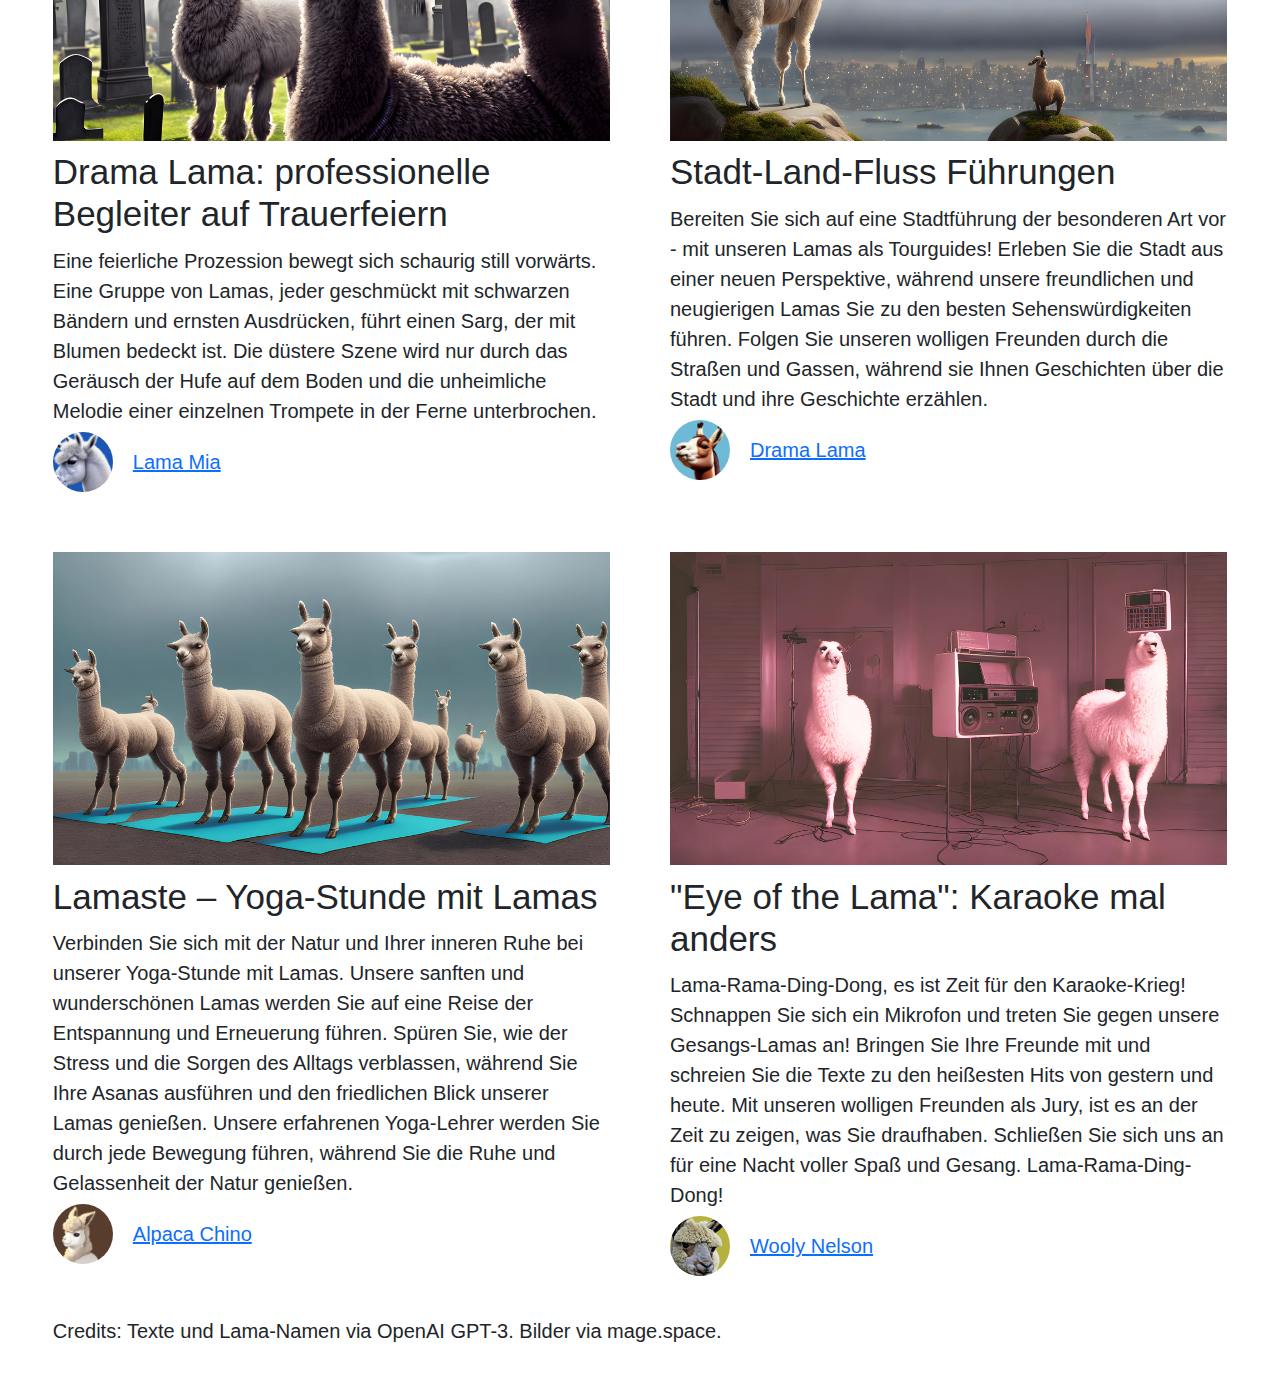
<file: before.html>
<!doctype html>
<html lang="de">
<head>
    <meta charset="utf-8">
    <title>Rent a llama</title>
    <meta name="description" content="Willkommen beim professionellen Lamaverleih. Wir haben das perfekte Lama für jede Gelegenheit!">
    <meta name="viewport" content="width=device-width, initial-scale=1">

    <!-- TODO 1: Preload the Hero Image -->
    <!--link rel="preload" as="image" href="/images_optimized/png/hero.png" -->

    <!-- TODO 2: Preconnect/Preload The Web Font -->
    <!--link rel="preload" as="font" href="/fonts/Montserrat-Regular.woff2" crossorigin-->

    <link rel="stylesheet" href="css/normalize.css">
    <link rel="stylesheet" href="css/styles-large.css">

    <meta name="theme-color" content="#fafafa">

</head>

<body>

  <aside class="sourcebar">This site is part of a Website Performance Workshop. <a href="https://github.com/thomaspuppe/performance-workshop">Source code</a> and <a href="https://lama.thomaspuppe.de/Website-Performance_2023-10.pdf">presentation slides</a> are available online.</aside>

  <header>
    <h1>Rent a llama</h1>
    <span class="punchline">Even a static website can be slow.</span>
  </header>

  <main>
    <section class="lead">
        <!-- TODO 0: Optimize Images -->
        <!-- TODO 1: CSS-Bild ankündigen mit link rel=preload -->
        <div class="hero-image"></div>

        <!-- TODO: Platz freihalten mit aspect-ratio -->
        <!--figure class="hero-figure">
          <img src="./images_unoptimized/png/hero.png">
        </figure-->
        <div class="lu-container-50-50">
            <div class="heading">
              <h2>Willkommen beim professionellen Lamaverleih</h2>
            </div>
            <div class="text">
              <p>Ob für Firmenevents, Hochzeiten, Geburtstagsfeiern oder Naturausflüge - unsere Lamas sind die perfekte Ergänzung und garantieren Ihnen und Ihren Gästen ein besonderes Erlebnis. Unsere Lamas sind gut ausgebildet und bestens gepflegt. Wir stellen sicher, dass unsere Lamas den höchsten Standard an Sicherheit, Gesundheit und Tierwohl erfüllen, so dass Sie sich voll und ganz auf Ihr Event konzentrieren können.</p>
            </div>
        </div>
    </section>

    <section class="teasers">
      <h2>Wir haben das perfekte Lama für jede Gelegenheit!</h2>

      <div class="lu-container-50-50">
          <article>
            <img src="./images_unoptimized/png/event-wedding.png" alt="Lamas und Brautpaare">
            <h3>Luxus-Lamas für Ihre Hochzeitsfotos</h3>
            <p>Sagt 'Ja' zu einem einzigartigen und unvergesslichen Hochzeits-Fotoshooting mit unseren liebenswerten Lamas! Unsere flauschigen Freunde werden einen Hauch von Verspieltheit und Charme zu Eurem besonderen Tag hinzufügen und Eure Fotos zu etwas Besonderem machen. Egal, ob Ihr einen romantischen Moment mit Eurem Partner einfangen möchtet oder Eure Brautjungfern für ein lustiges und festliches Gruppenfoto versammeln wollt - unsere Lamas werden sicherlich jedem ein Lächeln ins Gesicht zaubern.</p>
            <a class="avatarlink" href="#llama-one">
                <img src="./images_unoptimized/png/avatar1.png" alt="Profilfoto von Barack O'Lama">
                <span>Barack O'Lama</span>
            </a>
          </article>
          
          <article>
            <img src="./images_unoptimized/png/event-limbo.png" alt="Lamas tanzen in bunten Kleidern">
            <h3>Limbo mit Lamas</h3>
            <p>Machen Sie sich bereit, sich mit unserem Lama-Limbo-Wettbewerb zu biegen und zu grooven! Seien Sie dabei bei einem Tag voller Spaß und freundlichem Wettbewerb, während Sie unsere liebenswerten Lamas unter der Stange Limbo tanzen sehen. Testen Sie Ihre Flexibilität und sehen Sie, wie tief Sie in diesem einzigartigen Twist eines klassischen Spiels gehen können. Bringen Sie Ihre Freunde, Familie und pelzigen Begleiter mit, um das Fest zu genießen und Erinnerungen zu schaffen, die ein Leben lang halten werden.</p>
            <a class="avatarlink" href="#llama-two">
                <img src="./images_unoptimized/png/avatar2.png" alt="Profilfoto von Lamanade">
                <span>Lamanade</span>
            </a>
          </article>
          
          <article>
            <img src="./images_unoptimized/png/event-fashion.png" alt="Lamas auf einer Fashion Show">
            <h3>Modenschau mit Pelz – aber anders</h3>
            <p>Rufen Sie die Paparazzi an und staunen Sie über die neuesten Modetrends - bei unserer Modenschau mit Lamas! Unsere stilvollen und trendbewussten Lamas präsentieren Ihnen die neuesten Designs und Outfits, die Ihre Garderobe aufpeppen werden. Sehen Sie, wie sie den Catwalk rocken und zeigen, wie man ein stilvolles und modisches Statement setzt. Diese Modenschau mit Lamas wird Ihnen nicht nur ein Lächeln ins Gesicht zaubern, sondern auch Ihre Fashion-Game auf die nächste Stufe bringen.</p>
            <a class="avatarlink" href="#llama-three">
                <img src="./images_unoptimized/png/avatar3.png" alt="Profilfoto von Lama-zing Grace">
                <span>Lama-zing Grace</span>
            </a>
          </article>
          
          <article>
            <img src="./images_unoptimized/png/event-office.png" alt="Lamas im Büro">
            <h3>Firmen-Events</h3>
            <p>Boosten Sie die Motivation und Kreativität Ihres Teams mit unserem einzigartigen Büro-Event - mit Lamas! Von Brainstorming-Sessions über Teambuilding-Aktivitäten bis hin zu Entspannungsübungen - unsere flauschigen Kollegen sind die perfekte Ergänzung für ein produktives und unvergessliches Event. Lassen Sie sich inspirieren und bringen Sie frischen Wind in Ihre Arbeitsumgebung - mit einem flauschigen Twist!</p>
            <a class="avatarlink" href="#llama-four">
                <img src="./images_unoptimized/png/avatar4.png" alt="Profilfoto von Lama Del Rey">
                <span>Lama Del Rey</span>
            </a>
          </article>
          
          <article>
            <img src="./images_unoptimized/png/event-funeral.png" alt="Lamas auf einer Beerdigung">
            <h3>Drama Lama: professionelle Begleiter auf Trauerfeiern</h3>
            <p>Eine feierliche Prozession bewegt sich schaurig still vorwärts. Eine Gruppe von Lamas, jeder geschmückt mit schwarzen Bändern und ernsten Ausdrücken, führt einen Sarg, der mit Blumen bedeckt ist. Die düstere Szene wird nur durch das Geräusch der Hufe auf dem Boden und die unheimliche Melodie einer einzelnen Trompete in der Ferne unterbrochen.</p>
            <a class="avatarlink" href="#llama-five">
                <img src="./images_unoptimized/png/avatar5.png" alt="Profilfoto von Lama Mia">
                <span>Lama Mia</span>
            </a>
          </article>
          
          <article>
            <img src="./images_unoptimized/png/event-tour.png" alt="Lamas auf einem Hügel schauen auf eine Stadt">
            <h3>Stadt-Land-Fluss Führungen</h3>
            <p>Bereiten Sie sich auf eine Stadtführung der besonderen Art vor - mit unseren Lamas als Tourguides! Erleben Sie die Stadt aus einer neuen Perspektive, während unsere freundlichen und neugierigen Lamas Sie zu den besten Sehenswürdigkeiten führen. Folgen Sie unseren wolligen Freunden durch die Straßen und Gassen, während sie Ihnen Geschichten über die Stadt und ihre Geschichte erzählen.</p>
            <a class="avatarlink" href="#llama-six">
                <img src="./images_unoptimized/png/avatar6.png" alt="Profilfoto von Drama Lama">
                <span>Drama Lama</span>
            </a>
          </article>
          
          <article>
            <img src="./images_unoptimized/png/event-yoga.png" alt="Lamas machen Yoga">
            <h3>Lamaste – Yoga-Stunde mit Lamas</h3>
            <p>Verbinden Sie sich mit der Natur und Ihrer inneren Ruhe bei unserer Yoga-Stunde mit Lamas. Unsere sanften und wunderschönen Lamas werden Sie auf eine Reise der Entspannung und Erneuerung führen. Spüren Sie, wie der Stress und die Sorgen des Alltags verblassen, während Sie Ihre Asanas ausführen und den friedlichen Blick unserer Lamas genießen. Unsere erfahrenen Yoga-Lehrer werden Sie durch jede Bewegung führen, während Sie die Ruhe und Gelassenheit der Natur genießen.</p>
            <a class="avatarlink" href="#llama-seven">
                <img src="./images_unoptimized/png/avatar7.png" alt="Profilfoto von Alpaca Chino">
                <span>Alpaca Chino</span>
            </a>
          </article>
          
          <article>
            <img src="./images_unoptimized/png/event-karaoke.png" alt="Lamas in einem Tonstudio">
            <h3>"Eye of the Lama": Karaoke mal anders</h3>
            <p>Lama-Rama-Ding-Dong, es ist Zeit für den Karaoke-Krieg! Schnappen Sie sich ein Mikrofon und treten Sie gegen unsere Gesangs-Lamas an! Bringen Sie Ihre Freunde mit und schreien Sie die Texte zu den heißesten Hits von gestern und heute. Mit unseren wolligen Freunden als Jury, ist es an der Zeit zu zeigen, was Sie draufhaben. Schließen Sie sich uns an für eine Nacht voller Spaß und Gesang. Lama-Rama-Ding-Dong!</p>
            <a class="avatarlink" href="#llama-eight">
                <img src="./images_unoptimized/png/avatar8.png" alt="Profilfoto von Wooly Nelson">
                <span>Wooly Nelson</span>
            </a>
          </article>

        </div>

    </section>

  </main>

  <footer>
    Credits: Texte und Lama-Namen via OpenAI GPT-3. Bilder via mage.space.
  </footer>

  <!-- script src="./js/lazyload.js"></script -->
</body>

</html>
</file>
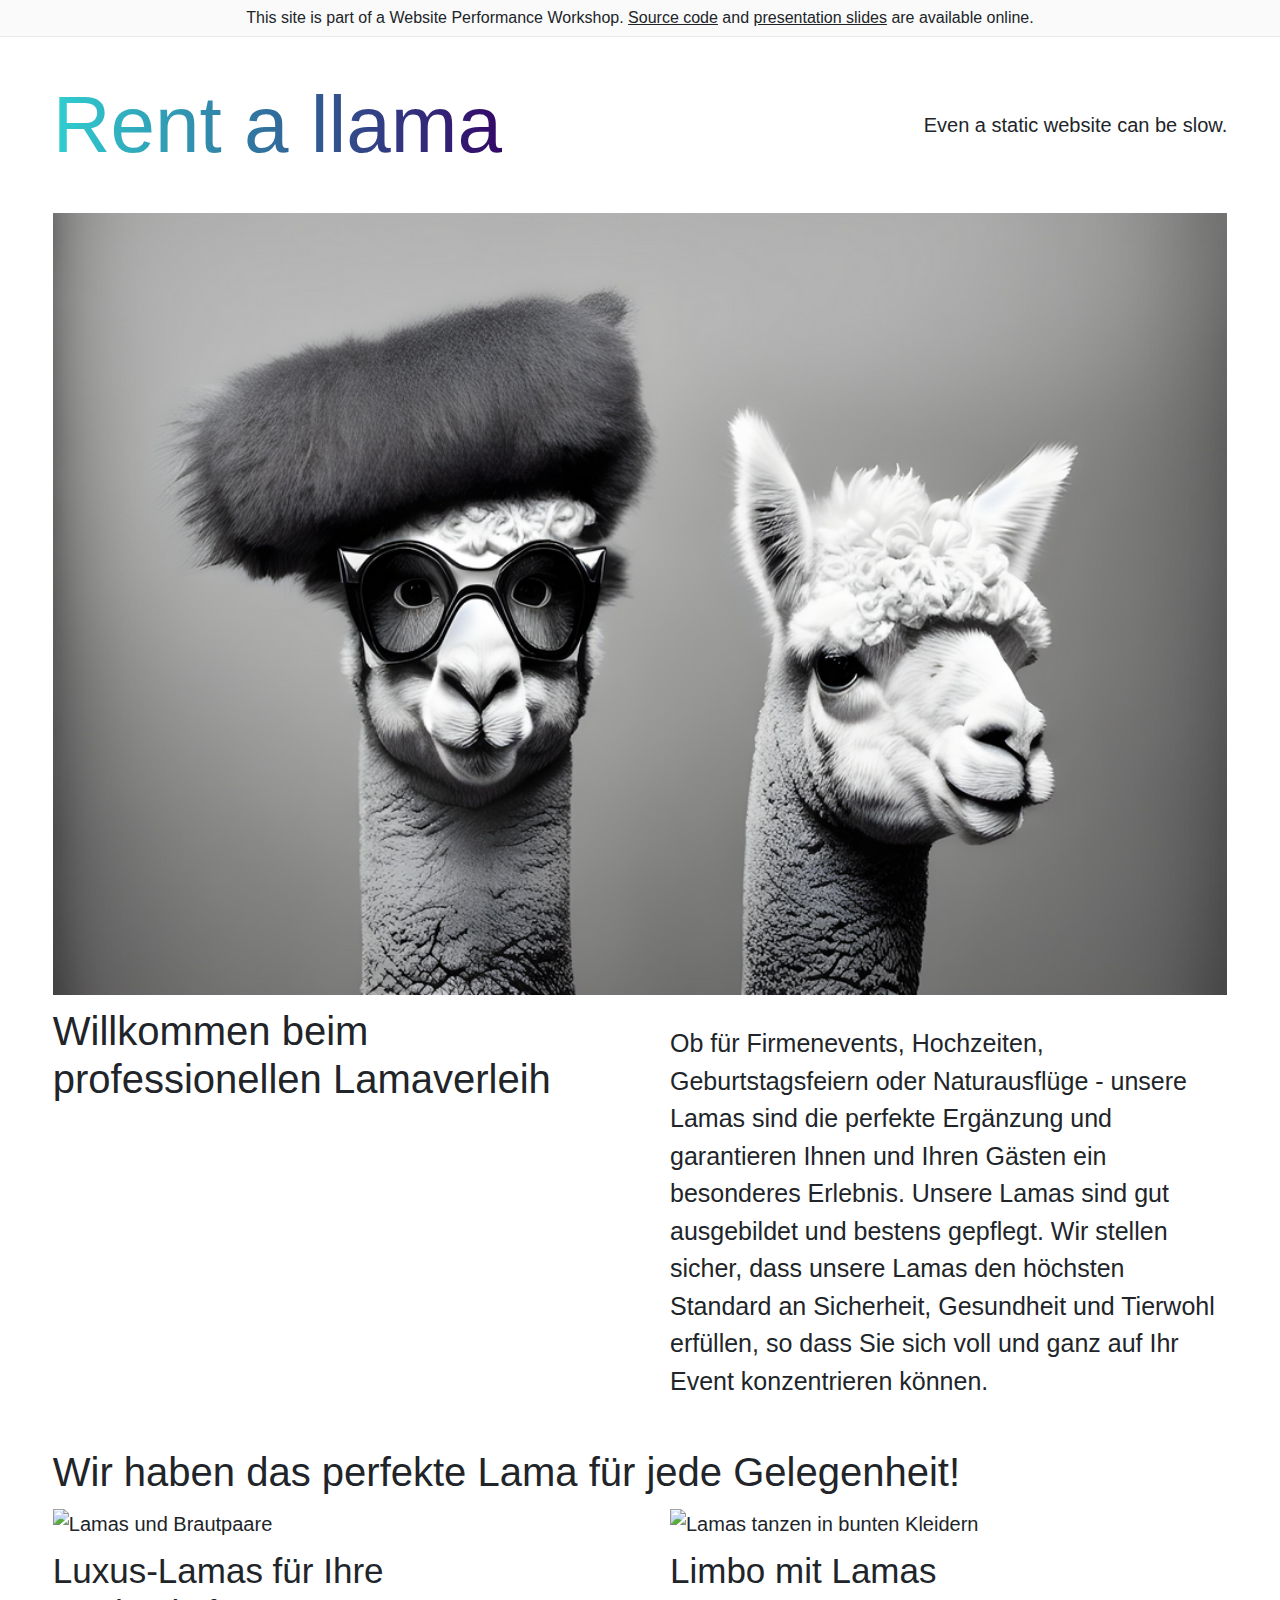
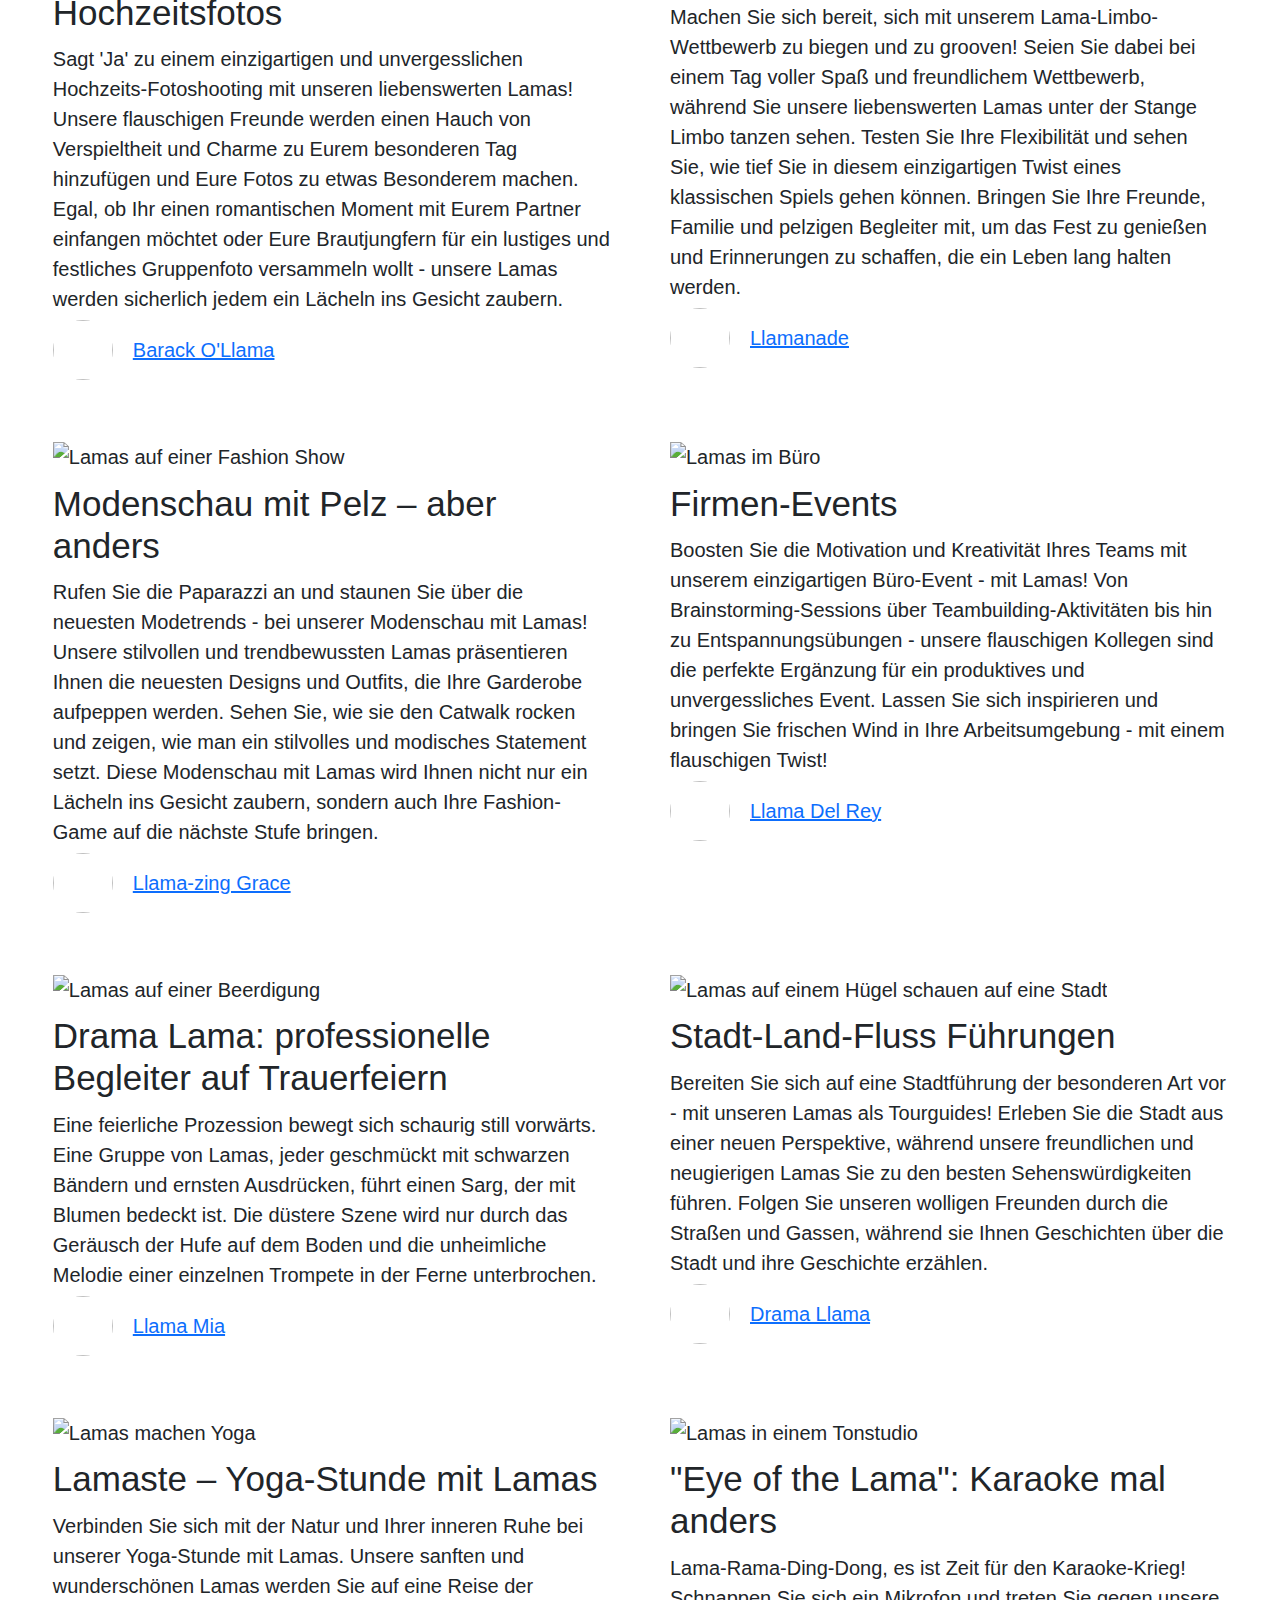
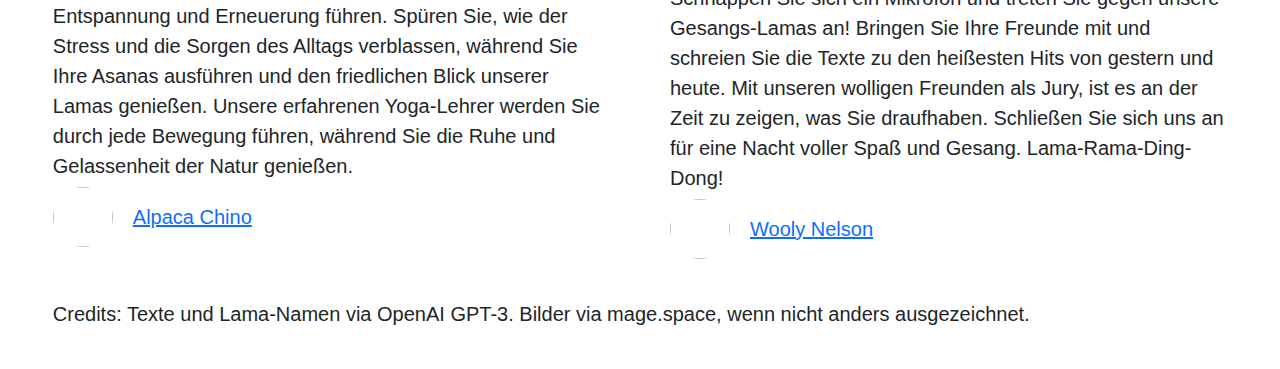
<file: lazyload-js.html>
<!doctype html>
<html lang="de">
<head>
    <meta charset="utf-8">
    <title>Rent a llama</title>
    <meta name="description" content="Willkommen beim professionellen Lamaverleih. Wir haben das perfekte Lama für jede Gelegenheit!">
    <meta name="viewport" content="width=device-width, initial-scale=1">
    <link rel="stylesheet" href="css/normalize.css">
    <link rel="stylesheet" href="css/styles-large.css">

    <meta name="theme-color" content="#fafafa">

</head>

<body>

  <aside class="sourcebar">This site is part of a Website Performance Workshop. <a href="https://github.com/thomaspuppe/performance-workshop">Source code</a> and <a href="https://lama.thomaspuppe.de/Website-Performance_2023-10.pdf">presentation slides</a> are available online.</aside>

  <header>
    <h1>Rent a llama</h1>
    <span class="punchline">Even a static website can be slow.</span>
  </header>

  <main>
    <section class="lead">
      <article>

        <figure class="hero-figure">
          <img data-src="./images_unoptimized/png/hero.png" alt="Zwei stylische Lamas schauen direkt in die Kamera">
        </figure>
        
        <div class="lu-container-50-50">
            <div class="heading">
              <h2>Willkommen beim professionellen Lamaverleih</h2>
            </div>
            <div class="text">
              <p>Ob für Firmenevents, Hochzeiten, Geburtstagsfeiern oder Naturausflüge - unsere Lamas sind die perfekte Ergänzung und garantieren Ihnen und Ihren Gästen ein besonderes Erlebnis. Unsere Lamas sind gut ausgebildet und bestens gepflegt. Wir stellen sicher, dass unsere Lamas den höchsten Standard an Sicherheit, Gesundheit und Tierwohl erfüllen, so dass Sie sich voll und ganz auf Ihr Event konzentrieren können.</p>
            </div>
        </div>
      </article>
    </section>

    <section class="teasers">
      <h2>Wir haben das perfekte Lama für jede Gelegenheit!</h2>

      <div class="lu-container-50-50">
          <article>
            <img data-src="./images_unoptimized/png/event-wedding.png" alt="Lamas und Brautpaare">
            <h3>Luxus-Lamas für Ihre Hochzeitsfotos</h3>
            <p>Sagt 'Ja' zu einem einzigartigen und unvergesslichen Hochzeits-Fotoshooting mit unseren liebenswerten Lamas! Unsere flauschigen Freunde werden einen Hauch von Verspieltheit und Charme zu Eurem besonderen Tag hinzufügen und Eure Fotos zu etwas Besonderem machen. Egal, ob Ihr einen romantischen Moment mit Eurem Partner einfangen möchtet oder Eure Brautjungfern für ein lustiges und festliches Gruppenfoto versammeln wollt - unsere Lamas werden sicherlich jedem ein Lächeln ins Gesicht zaubern.</p>
            <a class="avatarlink" href="#llama-one">
                <img data-src="./images_unoptimized/png/avatar1.png">
                <span>Barack O'Llama</span>
            </a>
          </article>
          
          <article>
            <img data-src="./images_unoptimized/png/event-limbo.png" alt="Lamas tanzen in bunten Kleidern">
            <h3>Limbo mit Lamas</h3>
            <p>Machen Sie sich bereit, sich mit unserem Lama-Limbo-Wettbewerb zu biegen und zu grooven! Seien Sie dabei bei einem Tag voller Spaß und freundlichem Wettbewerb, während Sie unsere liebenswerten Lamas unter der Stange Limbo tanzen sehen. Testen Sie Ihre Flexibilität und sehen Sie, wie tief Sie in diesem einzigartigen Twist eines klassischen Spiels gehen können. Bringen Sie Ihre Freunde, Familie und pelzigen Begleiter mit, um das Fest zu genießen und Erinnerungen zu schaffen, die ein Leben lang halten werden.</p>
            <a class="avatarlink" href="#llama-two">
                <img data-src="./images_unoptimized/png/avatar2.png">
                <span>Llamanade</span>
            </a>
          </article>
          
          <article>
            <img data-src="./images_unoptimized/png/event-fashion.png" alt="Lamas auf einer Fashion Show">
            <h3>Modenschau mit Pelz – aber anders</h3>
            <p>Rufen Sie die Paparazzi an und staunen Sie über die neuesten Modetrends - bei unserer Modenschau mit Lamas! Unsere stilvollen und trendbewussten Lamas präsentieren Ihnen die neuesten Designs und Outfits, die Ihre Garderobe aufpeppen werden. Sehen Sie, wie sie den Catwalk rocken und zeigen, wie man ein stilvolles und modisches Statement setzt. Diese Modenschau mit Lamas wird Ihnen nicht nur ein Lächeln ins Gesicht zaubern, sondern auch Ihre Fashion-Game auf die nächste Stufe bringen.</p>
            <a class="avatarlink" href="#llama-three">
                <img data-src="./images_unoptimized/png/avatar3.png">
                <span>Llama-zing Grace</span>
            </a>
          </article>
          
          <article>
            <img data-src="./images_unoptimized/png/event-office.png" alt="Lamas im Büro">
            <h3>Firmen-Events</h3>
            <p>Boosten Sie die Motivation und Kreativität Ihres Teams mit unserem einzigartigen Büro-Event - mit Lamas! Von Brainstorming-Sessions über Teambuilding-Aktivitäten bis hin zu Entspannungsübungen - unsere flauschigen Kollegen sind die perfekte Ergänzung für ein produktives und unvergessliches Event. Lassen Sie sich inspirieren und bringen Sie frischen Wind in Ihre Arbeitsumgebung - mit einem flauschigen Twist!</p>
            <a class="avatarlink" href="#llama-four">
                <img data-src="./images_unoptimized/png/avatar4.png">
                <span>Llama Del Rey</span>
            </a>
          </article>
          
          <article>
            <img data-src="./images_unoptimized/png/event-funeral.png" alt="Lamas auf einer Beerdigung">
            <h3>Drama Lama: professionelle Begleiter auf Trauerfeiern</h3>
            <p>Eine feierliche Prozession bewegt sich schaurig still vorwärts. Eine Gruppe von Lamas, jeder geschmückt mit schwarzen Bändern und ernsten Ausdrücken, führt einen Sarg, der mit Blumen bedeckt ist. Die düstere Szene wird nur durch das Geräusch der Hufe auf dem Boden und die unheimliche Melodie einer einzelnen Trompete in der Ferne unterbrochen.</p>
            <a class="avatarlink" href="#llama-five">
                <img data-src="./images_unoptimized/png/avatar5.png">
                <span>Llama Mia</span>
            </a>
          </article>
          
          <article>
            <img data-src="./images_unoptimized/png/event-tour.png" alt="Lamas auf einem Hügel schauen auf eine Stadt">
            <h3>Stadt-Land-Fluss Führungen</h3>
            <p>Bereiten Sie sich auf eine Stadtführung der besonderen Art vor - mit unseren Lamas als Tourguides! Erleben Sie die Stadt aus einer neuen Perspektive, während unsere freundlichen und neugierigen Lamas Sie zu den besten Sehenswürdigkeiten führen. Folgen Sie unseren wolligen Freunden durch die Straßen und Gassen, während sie Ihnen Geschichten über die Stadt und ihre Geschichte erzählen.</p>
            <a class="avatarlink" href="#llama-six">
                <img data-src="./images_unoptimized/png/avatar6.png">
                <span>Drama Llama</span>
            </a>
          </article>
          
          <article>
            <img data-src="./images_unoptimized/png/event-yoga.png" alt="Lamas machen Yoga">
            <h3>Lamaste – Yoga-Stunde mit Lamas</h3>
            <p>Verbinden Sie sich mit der Natur und Ihrer inneren Ruhe bei unserer Yoga-Stunde mit Lamas. Unsere sanften und wunderschönen Lamas werden Sie auf eine Reise der Entspannung und Erneuerung führen. Spüren Sie, wie der Stress und die Sorgen des Alltags verblassen, während Sie Ihre Asanas ausführen und den friedlichen Blick unserer Lamas genießen. Unsere erfahrenen Yoga-Lehrer werden Sie durch jede Bewegung führen, während Sie die Ruhe und Gelassenheit der Natur genießen.</p>
            <a class="avatarlink" href="#llama-seven">
                <img data-src="./images_unoptimized/png/avatar7.png">
                <span>Alpaca Chino</span>
            </a>
          </article>
          
          <article>
            <img data-src="./images_unoptimized/png/event-karaoke.png" alt="Lamas in einem Tonstudio">
            <h3>"Eye of the Lama": Karaoke mal anders</h3>
            <p>Lama-Rama-Ding-Dong, es ist Zeit für den Karaoke-Krieg! Schnappen Sie sich ein Mikrofon und treten Sie gegen unsere Gesangs-Lamas an! Bringen Sie Ihre Freunde mit und schreien Sie die Texte zu den heißesten Hits von gestern und heute. Mit unseren wolligen Freunden als Jury, ist es an der Zeit zu zeigen, was Sie draufhaben. Schließen Sie sich uns an für eine Nacht voller Spaß und Gesang. Lama-Rama-Ding-Dong!</p>
            <a class="avatarlink" href="#llama-eight">
                <img data-src="./images_unoptimized/png/avatar8.png">
                <span>Wooly Nelson</span>
            </a>
          </article>

        </div>

    </section>

  </main>

  <footer>
    Credits: Texte und Lama-Namen via OpenAI GPT-3. Bilder via mage.space, wenn nicht anders ausgezeichnet.
  </footer>

  <script src="./js/lazyload.js"></script>
</body>

</html>
</file>
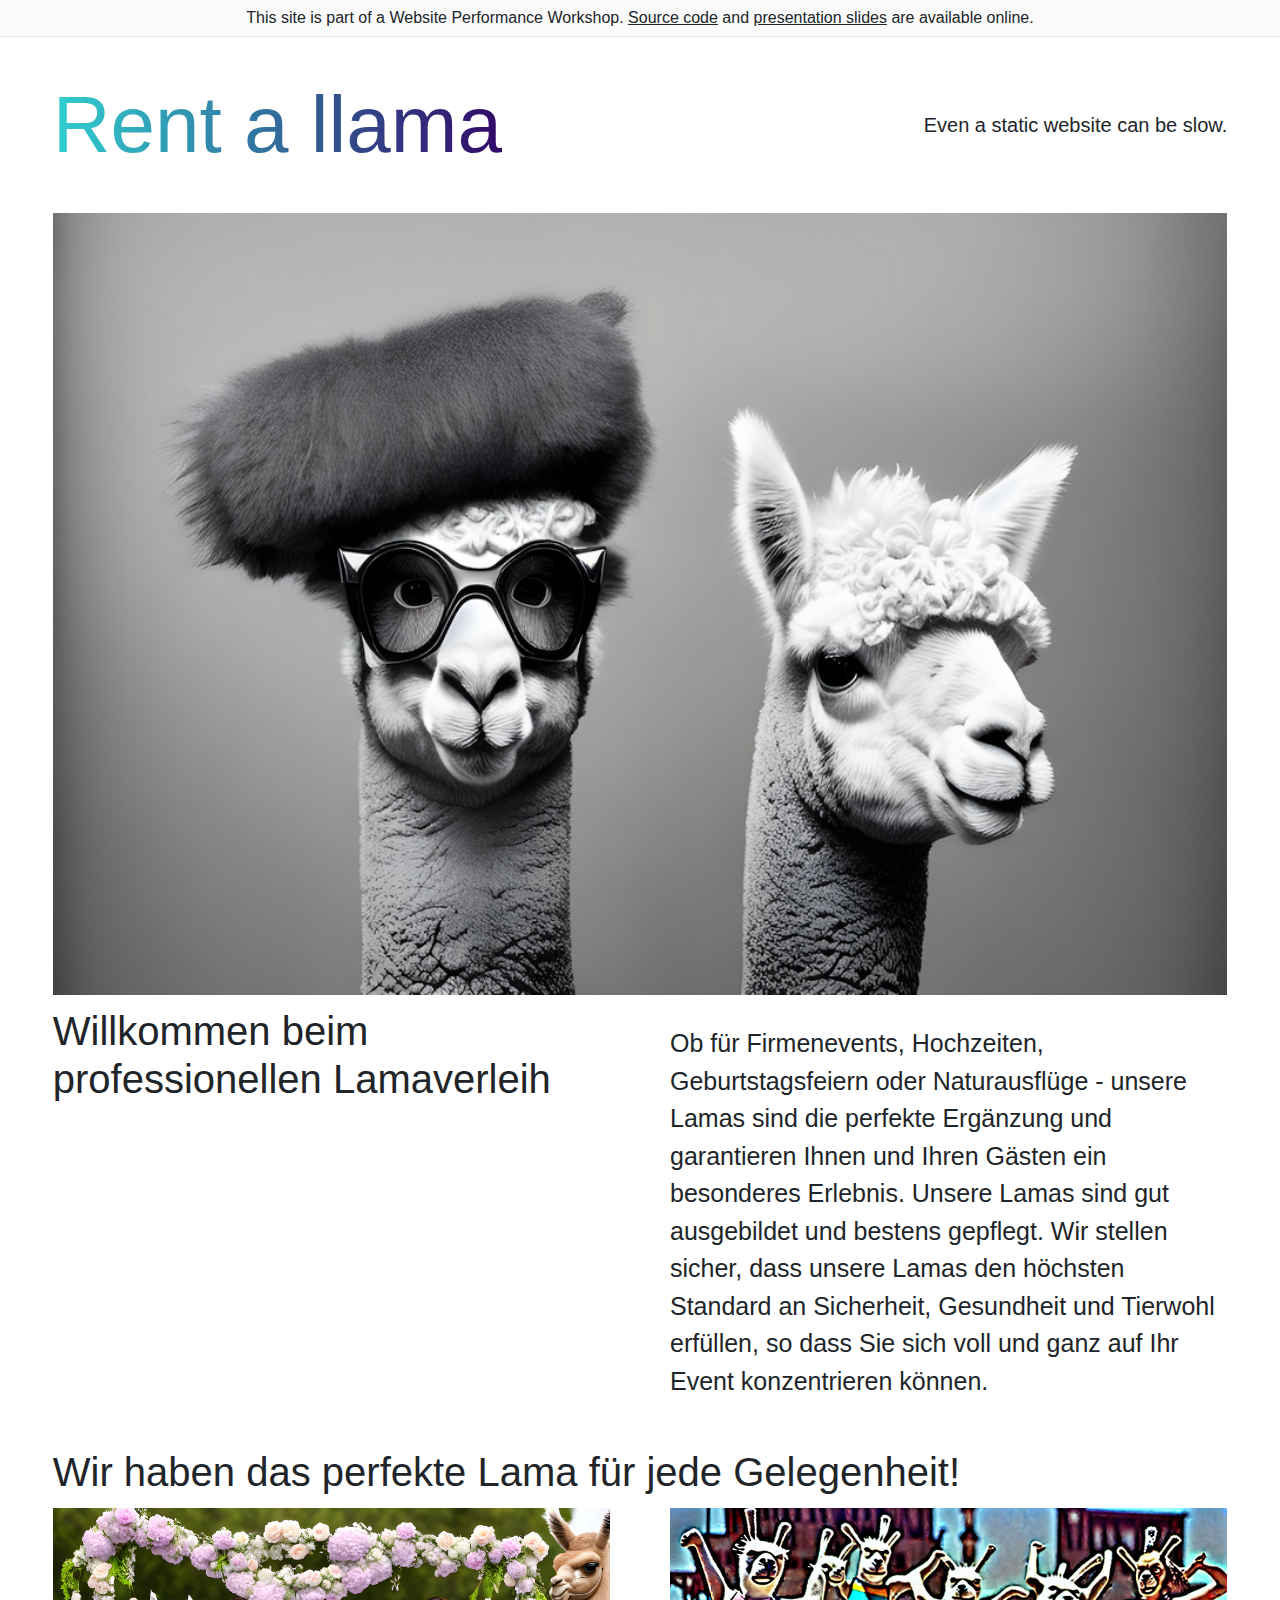
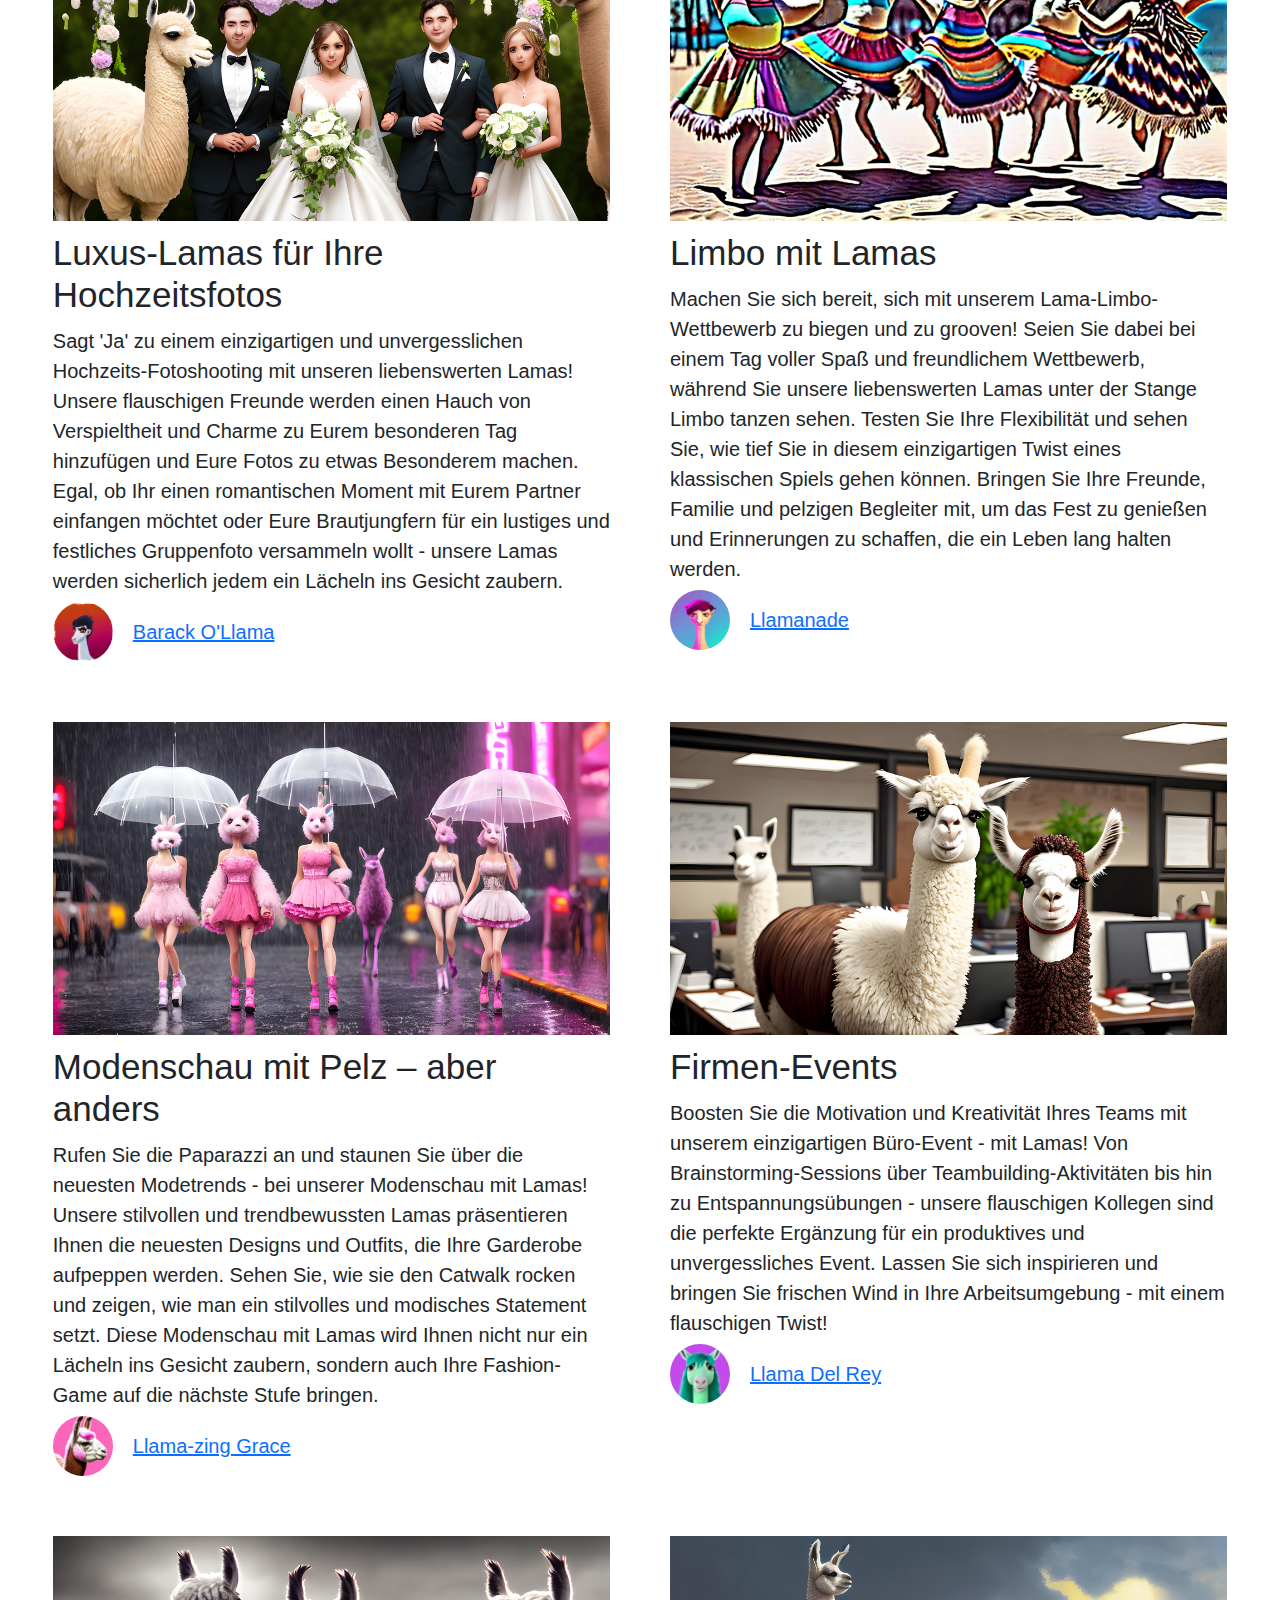
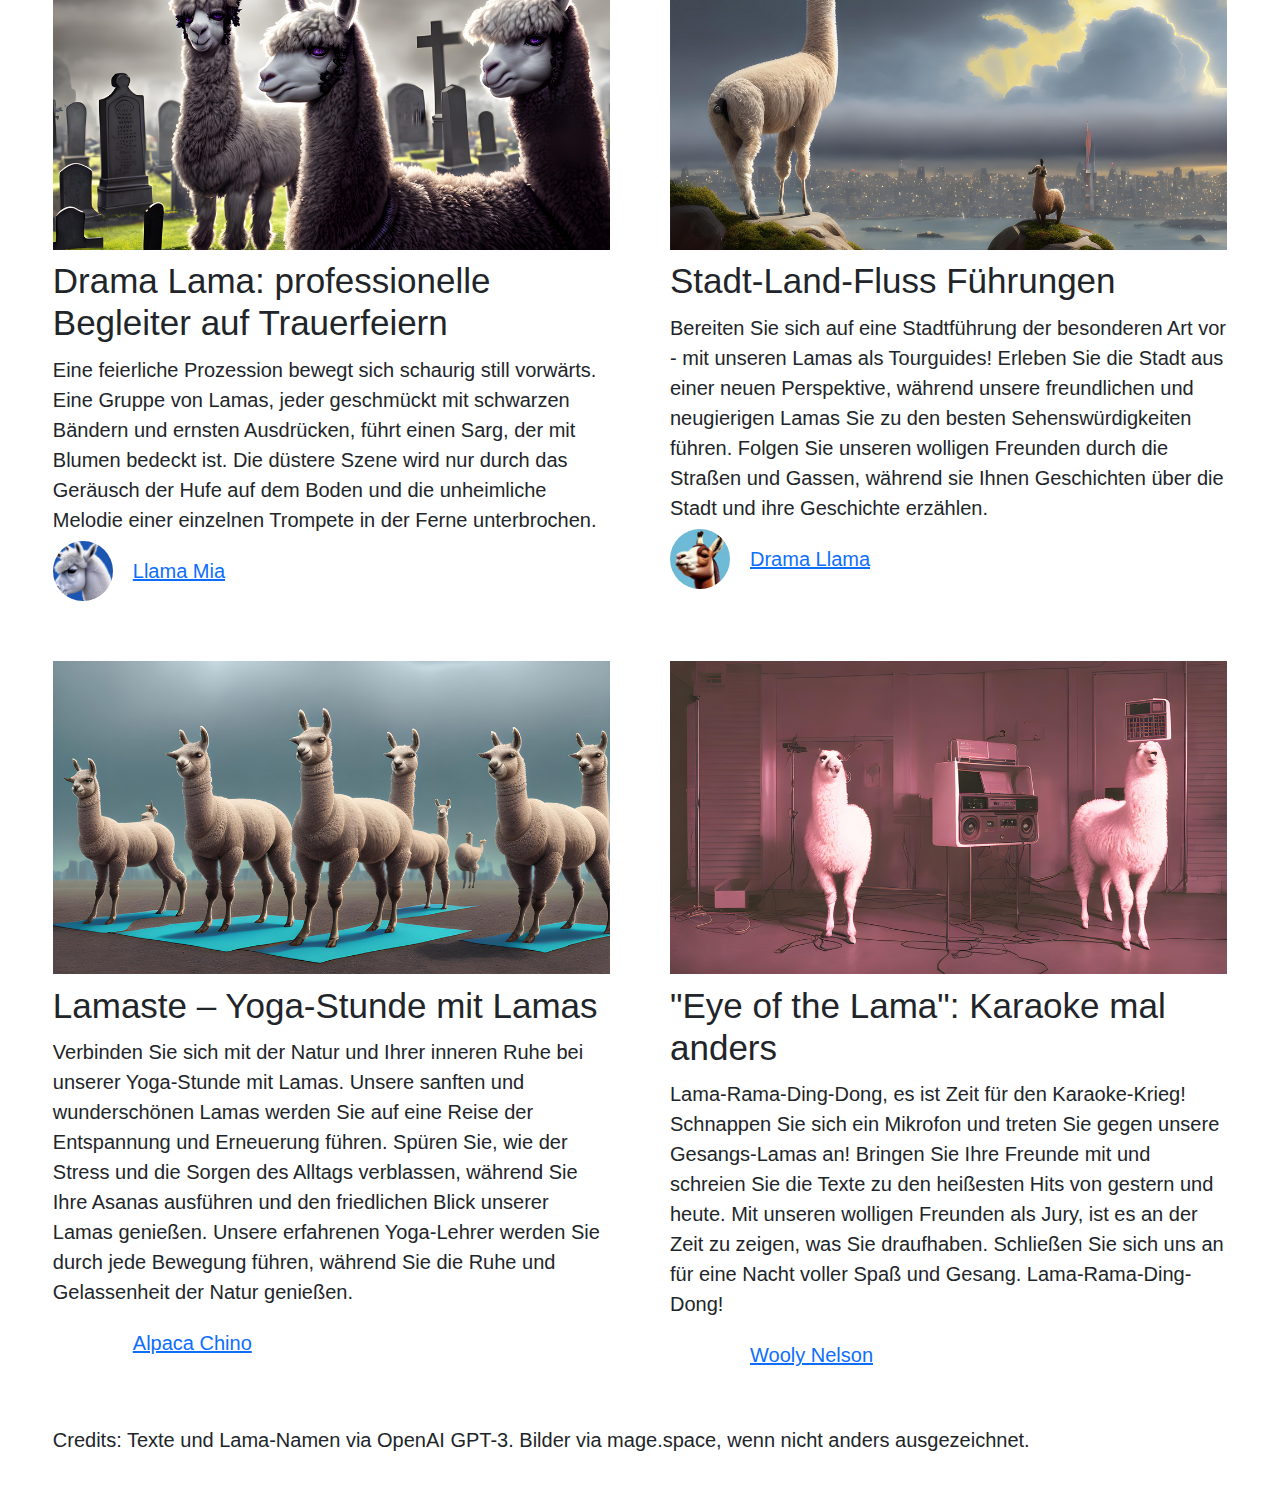
<file: lazyload-native.html>
<!doctype html>
<html lang="de">
<head>
    <meta charset="utf-8">
    <title>Rent a llama</title>
    <meta name="description" content="Willkommen beim professionellen Lamaverleih. Wir haben das perfekte Lama für jede Gelegenheit!">
    <meta name="viewport" content="width=device-width, initial-scale=1">

    <link rel="stylesheet" href="css/normalize.css">
    <link rel="stylesheet" href="css/styles-large.css">

    <meta name="theme-color" content="#fafafa">

</head>

<body>

  <aside class="sourcebar">This site is part of a Website Performance Workshop. <a href="https://github.com/thomaspuppe/performance-workshop">Source code</a> and <a href="https://lama.thomaspuppe.de/Website-Performance_2023-10.pdf">presentation slides</a> are available online.</aside>

  <header>
    <h1>Rent a llama</h1>
    <span class="punchline">Even a static website can be slow.</span>
  </header>

  <main>
    <section class="lead">
      <article>
        <figure class="hero-figure">
          <img src="./images_unoptimized/png/hero.png" alt="Zwei stylische Lamas schauen direkt in die Kamera" loading="lazy">
        </figure>
        <div class="lu-container-50-50">
            <div class="heading">
              <h2>Willkommen beim professionellen Lamaverleih</h2>
            </div>
            <div class="text">
              <p>Ob für Firmenevents, Hochzeiten, Geburtstagsfeiern oder Naturausflüge - unsere Lamas sind die perfekte Ergänzung und garantieren Ihnen und Ihren Gästen ein besonderes Erlebnis. Unsere Lamas sind gut ausgebildet und bestens gepflegt. Wir stellen sicher, dass unsere Lamas den höchsten Standard an Sicherheit, Gesundheit und Tierwohl erfüllen, so dass Sie sich voll und ganz auf Ihr Event konzentrieren können.</p>
            </div>
        </div>
      </article>
    </section>

    <section class="teasers">
      <h2>Wir haben das perfekte Lama für jede Gelegenheit!</h2>

      <div class="lu-container-50-50">
          <article>
            <img src="./images_unoptimized/png/event-wedding.png" alt="Lamas und Brautpaare" loading="lazy">
            <h3>Luxus-Lamas für Ihre Hochzeitsfotos</h3>
            <p>Sagt 'Ja' zu einem einzigartigen und unvergesslichen Hochzeits-Fotoshooting mit unseren liebenswerten Lamas! Unsere flauschigen Freunde werden einen Hauch von Verspieltheit und Charme zu Eurem besonderen Tag hinzufügen und Eure Fotos zu etwas Besonderem machen. Egal, ob Ihr einen romantischen Moment mit Eurem Partner einfangen möchtet oder Eure Brautjungfern für ein lustiges und festliches Gruppenfoto versammeln wollt - unsere Lamas werden sicherlich jedem ein Lächeln ins Gesicht zaubern.</p>
            <a class="avatarlink" href="#llama-one">
                <img src="./images_unoptimized/png/avatar1.png" loading="lazy">
                <span>Barack O'Llama</span>
            </a>
          </article>
          
          <article>
            <img src="./images_unoptimized/png/event-limbo.png" alt="Lamas tanzen in bunten Kleidern" loading="lazy">
            <h3>Limbo mit Lamas</h3>
            <p>Machen Sie sich bereit, sich mit unserem Lama-Limbo-Wettbewerb zu biegen und zu grooven! Seien Sie dabei bei einem Tag voller Spaß und freundlichem Wettbewerb, während Sie unsere liebenswerten Lamas unter der Stange Limbo tanzen sehen. Testen Sie Ihre Flexibilität und sehen Sie, wie tief Sie in diesem einzigartigen Twist eines klassischen Spiels gehen können. Bringen Sie Ihre Freunde, Familie und pelzigen Begleiter mit, um das Fest zu genießen und Erinnerungen zu schaffen, die ein Leben lang halten werden.</p>
            <a class="avatarlink" href="#llama-two">
                <img src="./images_unoptimized/png/avatar2.png" loading="lazy">
                <span>Llamanade</span>
            </a>
          </article>
          
          <article>
            <img src="./images_unoptimized/png/event-fashion.png" alt="Lamas auf einer Fashion Show" loading="lazy">
            <h3>Modenschau mit Pelz – aber anders</h3>
            <p>Rufen Sie die Paparazzi an und staunen Sie über die neuesten Modetrends - bei unserer Modenschau mit Lamas! Unsere stilvollen und trendbewussten Lamas präsentieren Ihnen die neuesten Designs und Outfits, die Ihre Garderobe aufpeppen werden. Sehen Sie, wie sie den Catwalk rocken und zeigen, wie man ein stilvolles und modisches Statement setzt. Diese Modenschau mit Lamas wird Ihnen nicht nur ein Lächeln ins Gesicht zaubern, sondern auch Ihre Fashion-Game auf die nächste Stufe bringen.</p>
            <a class="avatarlink" href="#llama-three">
                <img src="./images_unoptimized/png/avatar3.png" loading="lazy">
                <span>Llama-zing Grace</span>
            </a>
          </article>
          
          <article>
            <img src="./images_unoptimized/png/event-office.png" alt="Lamas im Büro" loading="lazy">
            <h3>Firmen-Events</h3>
            <p>Boosten Sie die Motivation und Kreativität Ihres Teams mit unserem einzigartigen Büro-Event - mit Lamas! Von Brainstorming-Sessions über Teambuilding-Aktivitäten bis hin zu Entspannungsübungen - unsere flauschigen Kollegen sind die perfekte Ergänzung für ein produktives und unvergessliches Event. Lassen Sie sich inspirieren und bringen Sie frischen Wind in Ihre Arbeitsumgebung - mit einem flauschigen Twist!</p>
            <a class="avatarlink" href="#llama-four">
                <img src="./images_unoptimized/png/avatar4.png" loading="lazy">
                <span>Llama Del Rey</span>
            </a>
          </article>
          
          <article>
            <img src="./images_unoptimized/png/event-funeral.png" alt="Lamas auf einer Beerdigung" loading="lazy">
            <h3>Drama Lama: professionelle Begleiter auf Trauerfeiern</h3>
            <p>Eine feierliche Prozession bewegt sich schaurig still vorwärts. Eine Gruppe von Lamas, jeder geschmückt mit schwarzen Bändern und ernsten Ausdrücken, führt einen Sarg, der mit Blumen bedeckt ist. Die düstere Szene wird nur durch das Geräusch der Hufe auf dem Boden und die unheimliche Melodie einer einzelnen Trompete in der Ferne unterbrochen.</p>
            <a class="avatarlink" href="#llama-five">
                <img src="./images_unoptimized/png/avatar5.png" loading="lazy">
                <span>Llama Mia</span>
            </a>
          </article>
          
          <article>
            <img src="./images_unoptimized/png/event-tour.png" alt="Lamas auf einem Hügel schauen auf eine Stadt" loading="lazy">
            <h3>Stadt-Land-Fluss Führungen</h3>
            <p>Bereiten Sie sich auf eine Stadtführung der besonderen Art vor - mit unseren Lamas als Tourguides! Erleben Sie die Stadt aus einer neuen Perspektive, während unsere freundlichen und neugierigen Lamas Sie zu den besten Sehenswürdigkeiten führen. Folgen Sie unseren wolligen Freunden durch die Straßen und Gassen, während sie Ihnen Geschichten über die Stadt und ihre Geschichte erzählen.</p>
            <a class="avatarlink" href="#llama-six">
                <img src="./images_unoptimized/png/avatar6.png" loading="lazy">
                <span>Drama Llama</span>
            </a>
          </article>
          
          <article>
            <img src="./images_unoptimized/png/event-yoga.png" alt="Lamas machen Yoga" loading="lazy">
            <h3>Lamaste – Yoga-Stunde mit Lamas</h3>
            <p>Verbinden Sie sich mit der Natur und Ihrer inneren Ruhe bei unserer Yoga-Stunde mit Lamas. Unsere sanften und wunderschönen Lamas werden Sie auf eine Reise der Entspannung und Erneuerung führen. Spüren Sie, wie der Stress und die Sorgen des Alltags verblassen, während Sie Ihre Asanas ausführen und den friedlichen Blick unserer Lamas genießen. Unsere erfahrenen Yoga-Lehrer werden Sie durch jede Bewegung führen, während Sie die Ruhe und Gelassenheit der Natur genießen.</p>
            <a class="avatarlink" href="#llama-seven">
                <img src="./images_unoptimized/png/avatar7.png" loading="lazy">
                <span>Alpaca Chino</span>
            </a>
          </article>
          
          <article>
            <img src="./images_unoptimized/png/event-karaoke.png" alt="Lamas in einem Tonstudio" loading="lazy">
            <h3>"Eye of the Lama": Karaoke mal anders</h3>
            <p>Lama-Rama-Ding-Dong, es ist Zeit für den Karaoke-Krieg! Schnappen Sie sich ein Mikrofon und treten Sie gegen unsere Gesangs-Lamas an! Bringen Sie Ihre Freunde mit und schreien Sie die Texte zu den heißesten Hits von gestern und heute. Mit unseren wolligen Freunden als Jury, ist es an der Zeit zu zeigen, was Sie draufhaben. Schließen Sie sich uns an für eine Nacht voller Spaß und Gesang. Lama-Rama-Ding-Dong!</p>
            <a class="avatarlink" href="#llama-eight">
                <img src="./images_unoptimized/png/avatar8.png" loading="lazy">
                <span>Wooly Nelson</span>
            </a>
          </article>

        </div>

    </section>

  </main>

  <footer>
    Credits: Texte und Lama-Namen via OpenAI GPT-3. Bilder via mage.space, wenn nicht anders ausgezeichnet.
  </footer>

  <!-- script src="./js/lazyload.js"></script -->
</body>

</html>
</file>
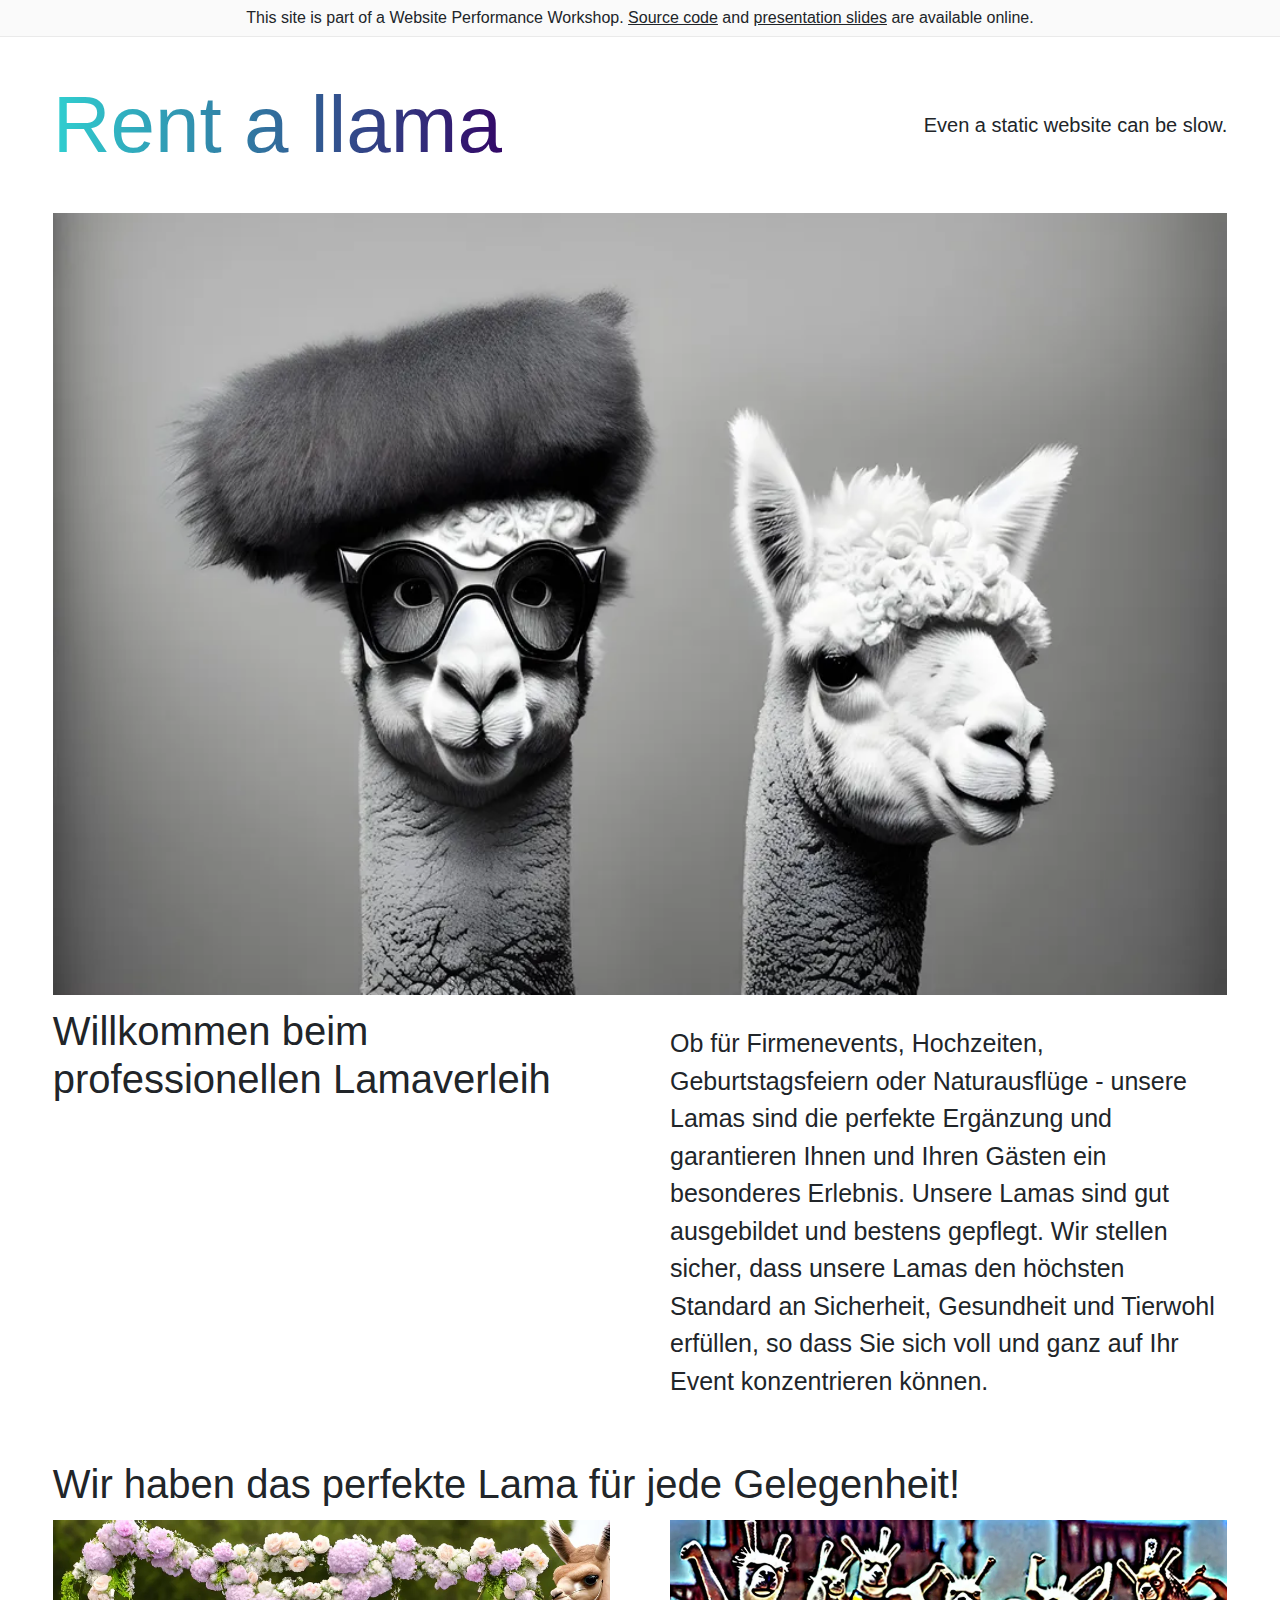
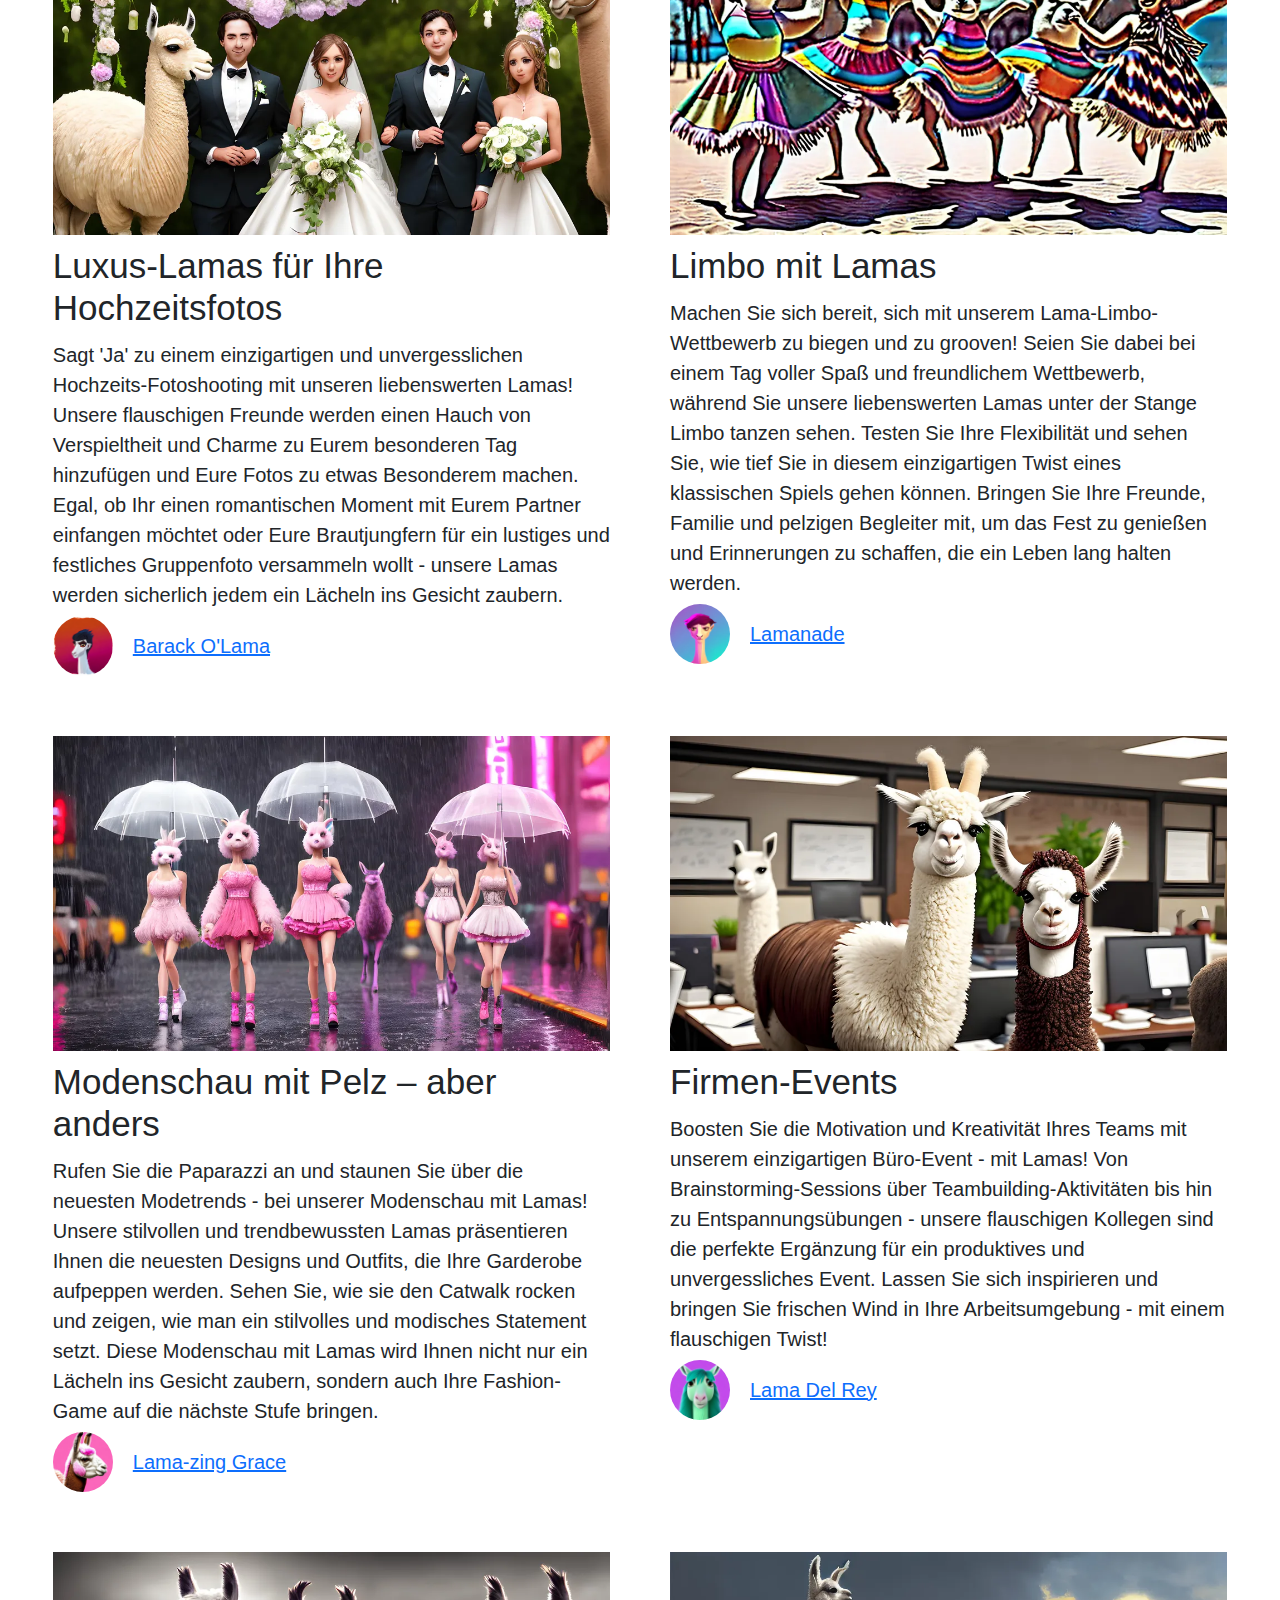
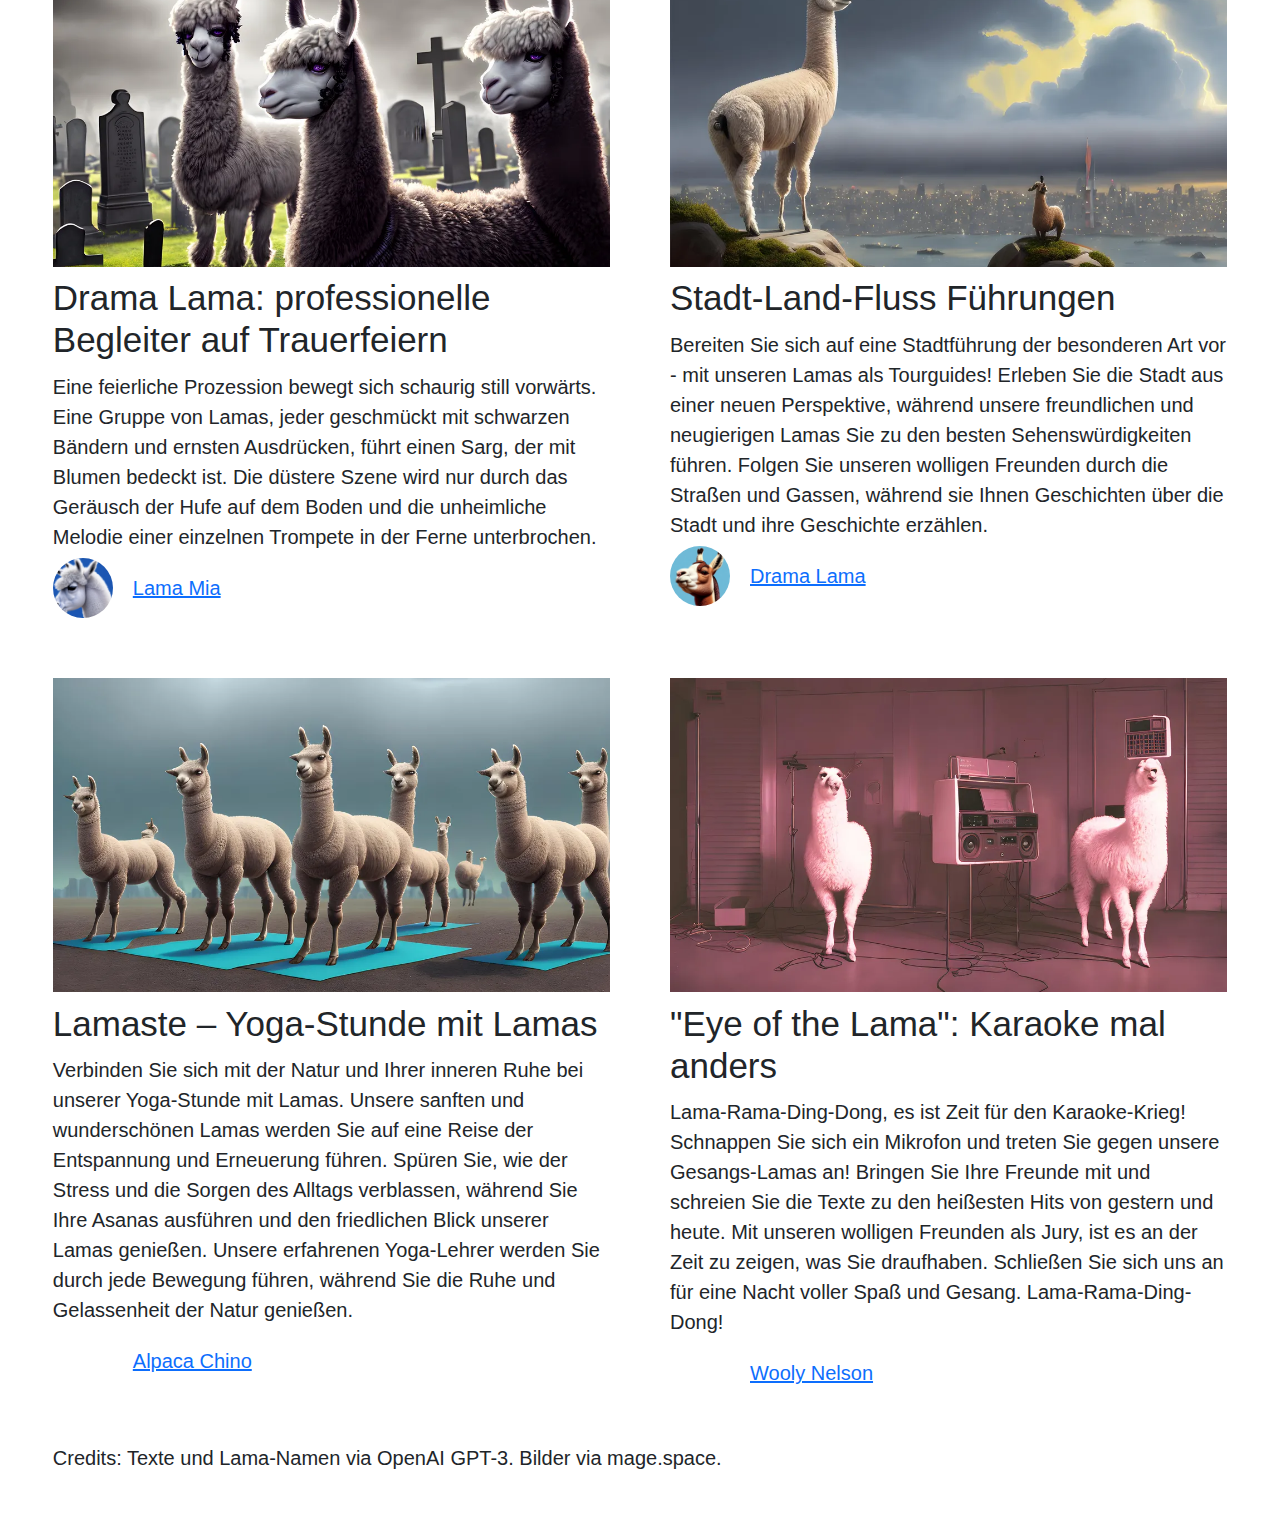
<file: unused-code.html>
<!doctype html>
<html lang="de">
<head>
    <meta charset="utf-8">
    <title>Rent a llama</title>
    <meta name="description" content="Willkommen beim professionellen Lamaverleih. Wir haben das perfekte Lama für jede Gelegenheit!">
    <meta name="viewport" content="width=device-width, initial-scale=1">

    <link rel="preload" as="font" href="/fonts/Montserrat-Regular.woff2" crossorigin>

    <link rel="stylesheet" href="css/normalize.css">
    <link rel="stylesheet" href="css/styles-large.css">

    <meta name="theme-color" content="#fafafa">

</head>

<body>

  <aside class="sourcebar">This site is part of a Website Performance Workshop. <a href="https://github.com/thomaspuppe/performance-workshop">Source code</a> and <a href="https://lama.thomaspuppe.de/Website-Performance_2023-10.pdf">presentation slides</a> are available online.</aside>

  <header>
    <h1>Rent a llama</h1>
    <span class="punchline">Even a static website can be slow.</span>
  </header>

  <main>
    <section class="lead">
        <figure class="hero-figure" style="aspect-ratio:1.77;">
          <img src="./images_optimized/webp/hero.webp" alt="Zwei stylische Lamas schauen direkt in die Kamera">
        </figure>
        <div class="lu-container-50-50">
            <div class="heading">
              <h2>Willkommen beim professionellen Lamaverleih</h2>
            </div>
            <div class="text">
              <p>Ob für Firmenevents, Hochzeiten, Geburtstagsfeiern oder Naturausflüge - unsere Lamas sind die perfekte Ergänzung und garantieren Ihnen und Ihren Gästen ein besonderes Erlebnis. Unsere Lamas sind gut ausgebildet und bestens gepflegt. Wir stellen sicher, dass unsere Lamas den höchsten Standard an Sicherheit, Gesundheit und Tierwohl erfüllen, so dass Sie sich voll und ganz auf Ihr Event konzentrieren können.</p>
            </div>
        </div>
    </section>

    <section class="teasers">
      <h2>Wir haben das perfekte Lama für jede Gelegenheit!</h2>

      <div class="lu-container-50-50">
          <article>
            <img loading="lazy" src="./images_optimized/webp/event-wedding.webp" alt="Lamas und Brautpaare" style="aspect-ratio:1.77;">
            <h3>Luxus-Lamas für Ihre Hochzeitsfotos</h3>
            <p>Sagt 'Ja' zu einem einzigartigen und unvergesslichen Hochzeits-Fotoshooting mit unseren liebenswerten Lamas! Unsere flauschigen Freunde werden einen Hauch von Verspieltheit und Charme zu Eurem besonderen Tag hinzufügen und Eure Fotos zu etwas Besonderem machen. Egal, ob Ihr einen romantischen Moment mit Eurem Partner einfangen möchtet oder Eure Brautjungfern für ein lustiges und festliches Gruppenfoto versammeln wollt - unsere Lamas werden sicherlich jedem ein Lächeln ins Gesicht zaubern.</p>
            <a class="avatarlink" href="#llama-one">
                <img loading="lazy" src="./images_optimized/webp/avatar1.webp" alt="Profilfoto von Barack O'Lama" style="aspect-ratio:1;">
                <span>Barack O'Lama</span>
            </a>
          </article>
          
          <article>
            <img loading="lazy" src="./images_optimized/webp/event-limbo.webp" alt="Llamas at a limbo competition" style="aspect-ratio:1.77;">
            <h3>Limbo mit Lamas</h3>
            <p>Machen Sie sich bereit, sich mit unserem Lama-Limbo-Wettbewerb zu biegen und zu grooven! Seien Sie dabei bei einem Tag voller Spaß und freundlichem Wettbewerb, während Sie unsere liebenswerten Lamas unter der Stange Limbo tanzen sehen. Testen Sie Ihre Flexibilität und sehen Sie, wie tief Sie in diesem einzigartigen Twist eines klassischen Spiels gehen können. Bringen Sie Ihre Freunde, Familie und pelzigen Begleiter mit, um das Fest zu genießen und Erinnerungen zu schaffen, die ein Leben lang halten werden.</p>
            <a class="avatarlink" href="#llama-two">
                <img loading="lazy" src="./images_optimized/webp/avatar2.webp" alt="Profilfoto von Lamanade" style="aspect-ratio:1;">
                <span>Lamanade</span>
            </a>
          </article>
          
          <article>
            <img loading="lazy" src="./images_optimized/webp/event-fashion.webp" alt="Lamas auf einer Fashion Show" style="aspect-ratio:1.77;">
            <h3>Modenschau mit Pelz – aber anders</h3>
            <p>Rufen Sie die Paparazzi an und staunen Sie über die neuesten Modetrends - bei unserer Modenschau mit Lamas! Unsere stilvollen und trendbewussten Lamas präsentieren Ihnen die neuesten Designs und Outfits, die Ihre Garderobe aufpeppen werden. Sehen Sie, wie sie den Catwalk rocken und zeigen, wie man ein stilvolles und modisches Statement setzt. Diese Modenschau mit Lamas wird Ihnen nicht nur ein Lächeln ins Gesicht zaubern, sondern auch Ihre Fashion-Game auf die nächste Stufe bringen.</p>
            <a class="avatarlink" href="#llama-three">
                <img loading="lazy" src="./images_optimized/webp/avatar3.webp" alt="Profilfoto von Lama-zing Grace" style="aspect-ratio:1;">
                <span>Lama-zing Grace</span>
            </a>
          </article>
          
          <article>
            <img loading="lazy" src="./images_optimized/webp/event-office.webp" alt="Lamas im Büro" style="aspect-ratio:1.77;">
            <h3>Firmen-Events</h3>
            <p>Boosten Sie die Motivation und Kreativität Ihres Teams mit unserem einzigartigen Büro-Event - mit Lamas! Von Brainstorming-Sessions über Teambuilding-Aktivitäten bis hin zu Entspannungsübungen - unsere flauschigen Kollegen sind die perfekte Ergänzung für ein produktives und unvergessliches Event. Lassen Sie sich inspirieren und bringen Sie frischen Wind in Ihre Arbeitsumgebung - mit einem flauschigen Twist!</p>
            <a class="avatarlink" href="#llama-four">
                <img loading="lazy" src="./images_optimized/webp/avatar4.webp" alt="Profilfoto von Lama Del Rey" style="aspect-ratio:1;">
                <span>Lama Del Rey</span>
            </a>
          </article>
          
          <article>
            <img loading="lazy" src="./images_optimized/webp/event-funeral.webp" alt="Lamas auf einer Beerdigung" style="aspect-ratio:1.77;">
            <h3>Drama Lama: professionelle Begleiter auf Trauerfeiern</h3>
            <p>Eine feierliche Prozession bewegt sich schaurig still vorwärts. Eine Gruppe von Lamas, jeder geschmückt mit schwarzen Bändern und ernsten Ausdrücken, führt einen Sarg, der mit Blumen bedeckt ist. Die düstere Szene wird nur durch das Geräusch der Hufe auf dem Boden und die unheimliche Melodie einer einzelnen Trompete in der Ferne unterbrochen.</p>
            <a class="avatarlink" href="#llama-five">
                <img loading="lazy" src="./images_optimized/webp/avatar5.webp" alt="Profilfoto von Lama Mia" style="aspect-ratio:1;">
                <span>Lama Mia</span>
            </a>
          </article>
          
          <article>
            <img loading="lazy" src="./images_optimized/webp/event-tour.webp" alt="Lamas auf einem Hügel schauen auf eine Stadt" style="aspect-ratio:1.77;">
            <h3>Stadt-Land-Fluss Führungen</h3>
            <p>Bereiten Sie sich auf eine Stadtführung der besonderen Art vor - mit unseren Lamas als Tourguides! Erleben Sie die Stadt aus einer neuen Perspektive, während unsere freundlichen und neugierigen Lamas Sie zu den besten Sehenswürdigkeiten führen. Folgen Sie unseren wolligen Freunden durch die Straßen und Gassen, während sie Ihnen Geschichten über die Stadt und ihre Geschichte erzählen.</p>
            <a class="avatarlink" href="#llama-six">
                <img loading="lazy" src="./images_optimized/webp/avatar6.webp" alt="Profilfoto von Drama Lama" style="aspect-ratio:1;">
                <span>Drama Lama</span>
            </a>
          </article>
          
          <article>
            <img loading="lazy" src="./images_optimized/webp/event-yoga.webp" alt="Lamas machen Yoga" style="aspect-ratio:1.77;">
            <h3>Lamaste – Yoga-Stunde mit Lamas</h3>
            <p>Verbinden Sie sich mit der Natur und Ihrer inneren Ruhe bei unserer Yoga-Stunde mit Lamas. Unsere sanften und wunderschönen Lamas werden Sie auf eine Reise der Entspannung und Erneuerung führen. Spüren Sie, wie der Stress und die Sorgen des Alltags verblassen, während Sie Ihre Asanas ausführen und den friedlichen Blick unserer Lamas genießen. Unsere erfahrenen Yoga-Lehrer werden Sie durch jede Bewegung führen, während Sie die Ruhe und Gelassenheit der Natur genießen.</p>
            <a class="avatarlink" href="#llama-seven">
                <img loading="lazy" src="./images_optimized/webp/avatar7.webp" alt="Profilfoto von Alpaca Chino" style="aspect-ratio:1;">
                <span>Alpaca Chino</span>
            </a>
          </article>
          
          <article>
            <img loading="lazy" src="./images_optimized/webp/event-karaoke.webp" alt="Lamas in einem Tonstudio" style="aspect-ratio:1.77;">
            <h3>"Eye of the Lama": Karaoke mal anders</h3>
            <p>Lama-Rama-Ding-Dong, es ist Zeit für den Karaoke-Krieg! Schnappen Sie sich ein Mikrofon und treten Sie gegen unsere Gesangs-Lamas an! Bringen Sie Ihre Freunde mit und schreien Sie die Texte zu den heißesten Hits von gestern und heute. Mit unseren wolligen Freunden als Jury, ist es an der Zeit zu zeigen, was Sie draufhaben. Schließen Sie sich uns an für eine Nacht voller Spaß und Gesang. Lama-Rama-Ding-Dong!</p>
            <a class="avatarlink" href="#llama-eight">
                <img loading="lazy" src="./images_optimized/webp/avatar8.webp" alt="Profilfoto von Wooly Nelson" style="aspect-ratio:1;">
                <span>Wooly Nelson</span>
            </a>
          </article>

        </div>

    </section>

  </main>

  <footer>
    Credits: Texte und Lama-Namen via OpenAI GPT-3. Bilder via mage.space.
  </footer>

  <script src="./js/lazyload.js"></script>
  <script src="./js/bootstrap.js"></script>
</body>

</html>
</file>
<file: css/styles-optimized.css>
@charset "UTF-8";

/* ********************************************************
   Fonts
   ***************************************************** */

@font-face {
  font-family: 'MySlowWebfont';
  src: url('https://slowfil.es/file?type=woff2&delay=2500') format('woff2');

  /* TODO: Font Display Strategy */
  /* https://developer.mozilla.org/en-US/docs/Web/CSS/@font-face/font-display */
  /* font-display:[auto|block|swap|fallback|optional]; */
  /* font-display: block; */
}

@font-face {
  font-family: 'MontserratLocal';
  font-style: normal;
  font-weight: 400;
  font-display: block;
  src: url('/fonts/Montserrat-Regular.woff2') format('woff2');
}

/* ********************************************************
   Basics
   ***************************************************** */

* {
  box-sizing: border-box;
}

html {
  font-size: 1.25rem;
  line-height: 1.35;
}

body {
  /* TODO: Genutzte Webfont ändern */
  /* font-family: 'Montserrat', sans-serif; */
  font-family: 'MontserratLocal', sans-serif;
  /*font-family: "MySlowWebfont", sans-serif;*/
}

h1, 
h2, 
h3 {
  font-family: Impact, Haettenschweiler, "Franklin Gothic Bold", Charcoal, "Helvetica Inserat", "Bitstream Vera Sans Bold", "Arial Black", sans-serif;
}

h1 {
  font-size: 4rem;
  margin: 0;
  background: linear-gradient(to right, #30CFD0 0%, #330867 100%);
  -webkit-background-clip: text;
  -webkit-text-fill-color: transparent;
}

figure {
  margin: 0;
}

img {
  max-width: 100%;
  width: 100%;
}

/* ********************************************************
   Layout
   ***************************************************** */

header,
main,
footer {
  margin: 2rem auto;
  max-width: calc(60rem + 2vw);
  padding: 0 2vw;
  width: 100%;
}

header {
    display: flex;
    flex-direction: column;
}

@media screen and (min-width: 48rem) {
  header {
    align-items: center;
    flex-direction: row;
    justify-content: space-between;
  }
}


section {
  margin: 2rem 0;
}


/* ********************************************************
   Sections
   ***************************************************** */

.sourcebar {
  background-color: rgb(250 250 250);
  border-bottom: 1px rgb(234 234 234) solid;
  font-size: 0.8rem;
  text-align: center;
  padding: 4px 16px;
}

.sourcebar a {
  color: inherit;
}

.hero-image {
  background-image: url('/images_unoptimized/png/hero.png');
  background-size: cover;
  padding-bottom: 56.25%;
}

.hero-figure {
  aspect-ratio: 16/9;
}

.teasers img {
  aspect-ratio: 16/9;
}

.teasers .avatarlink img {
  aspect-ratio: 1;
}

h2,
h3, 
article p {
  margin: 0.3em 0;
}

.heading + .text p {
  margin-top: 1.5rem;
}

.avatarlink {
  display: flex;
  align-items: center;
  gap: 1em;
}
.avatarlink img {
  border-radius: 50%;
  height: 3rem;
  width: 3rem;
}


/* ********************************************************
   Layout Utilities
   ***************************************************** */

.lu-container-50-50 {
  display: grid;
  grid-template-columns: 1fr;
  gap: 3rem;
}

@media screen and (min-width: 48rem) {
  .lu-container-50-50 {
    grid-template-columns: 1fr 1fr;
  }
}

/* ********************************************************
   Meta
   ***************************************************** */

.sourcebar {
  background-color: rgb(250 250 250);
  border-bottom: 1px rgb(234 234 234) solid;
  font-size: 0.8rem;
  text-align: center;
  padding: 0.3rem 1rem;
}

.sourcebar a {
  color: inherit;
}
</file>
<file: css/styles-large.css>
@charset "UTF-8";

/* ********************************************************
   Bootstrap als Fuellmaterial, um eine große langsame 
   Datei zu haben, die man gut in den DevTools sieht.
   ***************************************************** 
 * Bootstrap  v5.3.0-alpha1 (https://getbootstrap.com/)
 * Copyright 2011-2022 The Bootstrap Authors
 * Licensed under MIT (https://github.com/twbs/bootstrap/blob/main/LICENSE)
 */:root,[data-bs-theme=light]{--bs-blue:#0d6efd;--bs-indigo:#6610f2;--bs-purple:#6f42c1;--bs-pink:#d63384;--bs-red:#dc3545;--bs-orange:#fd7e14;--bs-yellow:#ffc107;--bs-green:#198754;--bs-teal:#20c997;--bs-cyan:#0dcaf0;--bs-black:#000;--bs-white:#fff;--bs-gray:#6c757d;--bs-gray-dark:#343a40;--bs-gray-100:#f8f9fa;--bs-gray-200:#e9ecef;--bs-gray-300:#dee2e6;--bs-gray-400:#ced4da;--bs-gray-500:#adb5bd;--bs-gray-600:#6c757d;--bs-gray-700:#495057;--bs-gray-800:#343a40;--bs-gray-900:#212529;--bs-primary:#0d6efd;--bs-secondary:#6c757d;--bs-success:#198754;--bs-info:#0dcaf0;--bs-warning:#ffc107;--bs-danger:#dc3545;--bs-light:#f8f9fa;--bs-dark:#212529;--bs-primary-rgb:13,110,253;--bs-secondary-rgb:108,117,125;--bs-success-rgb:25,135,84;--bs-info-rgb:13,202,240;--bs-warning-rgb:255,193,7;--bs-danger-rgb:220,53,69;--bs-light-rgb:248,249,250;--bs-dark-rgb:33,37,41;--bs-primary-text:#0a58ca;--bs-secondary-text:#6c757d;--bs-success-text:#146c43;--bs-info-text:#087990;--bs-warning-text:#997404;--bs-danger-text:#b02a37;--bs-light-text:#6c757d;--bs-dark-text:#495057;--bs-primary-bg-subtle:#cfe2ff;--bs-secondary-bg-subtle:#f8f9fa;--bs-success-bg-subtle:#d1e7dd;--bs-info-bg-subtle:#cff4fc;--bs-warning-bg-subtle:#fff3cd;--bs-danger-bg-subtle:#f8d7da;--bs-light-bg-subtle:#fcfcfd;--bs-dark-bg-subtle:#ced4da;--bs-primary-border-subtle:#9ec5fe;--bs-secondary-border-subtle:#e9ecef;--bs-success-border-subtle:#a3cfbb;--bs-info-border-subtle:#9eeaf9;--bs-warning-border-subtle:#ffe69c;--bs-danger-border-subtle:#f1aeb5;--bs-light-border-subtle:#e9ecef;--bs-dark-border-subtle:#adb5bd;--bs-white-rgb:255,255,255;--bs-black-rgb:0,0,0;--bs-body-color-rgb:33,37,41;--bs-body-bg-rgb:255,255,255;--bs-font-sans-serif:system-ui,-apple-system,"Segoe UI",Roboto,"Helvetica Neue","Noto Sans","Liberation Sans",Arial,sans-serif,"Apple Color Emoji","Segoe UI Emoji","Segoe UI Symbol","Noto Color Emoji";--bs-font-monospace:SFMono-Regular,Menlo,Monaco,Consolas,"Liberation Mono","Courier New",monospace;--bs-gradient:linear-gradient(180deg, rgba(255, 255, 255, 0.15), rgba(255, 255, 255, 0));--bs-body-font-family:var(--bs-font-sans-serif);--bs-body-font-size:1rem;--bs-body-font-weight:400;--bs-body-line-height:1.5;--bs-body-color:#212529;--bs-emphasis-color:#000;--bs-emphasis-color-rgb:0,0,0;--bs-secondary-color:rgba(33, 37, 41, 0.75);--bs-secondary-color-rgb:33,37,41;--bs-secondary-bg:#e9ecef;--bs-secondary-bg-rgb:233,236,239;--bs-tertiary-color:rgba(33, 37, 41, 0.5);--bs-tertiary-color-rgb:33,37,41;--bs-tertiary-bg:#f8f9fa;--bs-tertiary-bg-rgb:248,249,250;--bs-body-bg:#fff;--bs-body-bg-rgb:255,255,255;--bs-link-color:#0d6efd;--bs-link-color-rgb:13,110,253;--bs-link-decoration:underline;--bs-link-hover-color:#0a58ca;--bs-link-hover-color-rgb:10,88,202;--bs-code-color:#d63384;--bs-highlight-bg:#fff3cd;--bs-border-width:1px;--bs-border-style:solid;--bs-border-color:#dee2e6;--bs-border-color-translucent:rgba(0, 0, 0, 0.175);--bs-border-radius:0.375rem;--bs-border-radius-sm:0.25rem;--bs-border-radius-lg:0.5rem;--bs-border-radius-xl:1rem;--bs-border-radius-2xl:2rem;--bs-border-radius-pill:50rem;--bs-box-shadow:0 0.5rem 1rem rgba(var(--bs-body-color-rgb), 0.15);--bs-box-shadow-sm:0 0.125rem 0.25rem rgba(var(--bs-body-color-rgb), 0.075);--bs-box-shadow-lg:0 1rem 3rem rgba(var(--bs-body-color-rgb), 0.175);--bs-box-shadow-inset:inset 0 1px 2px rgba(var(--bs-body-color-rgb), 0.075);--bs-emphasis-color:#000;--bs-form-control-bg:var(--bs-body-bg);--bs-form-control-disabled-bg:var(--bs-secondary-bg);--bs-highlight-bg:#fff3cd;--bs-breakpoint-xs:0;--bs-breakpoint-sm:576px;--bs-breakpoint-md:768px;--bs-breakpoint-lg:992px;--bs-breakpoint-xl:1200px;--bs-breakpoint-xxl:1400px}[data-bs-theme=dark]{--bs-body-color:#adb5bd;--bs-body-color-rgb:173,181,189;--bs-body-bg:#212529;--bs-body-bg-rgb:33,37,41;--bs-emphasis-color:#f8f9fa;--bs-emphasis-color-rgb:248,249,250;--bs-secondary-color:rgba(173, 181, 189, 0.75);--bs-secondary-color-rgb:173,181,189;--bs-secondary-bg:#343a40;--bs-secondary-bg-rgb:52,58,64;--bs-tertiary-color:rgba(173, 181, 189, 0.5);--bs-tertiary-color-rgb:173,181,189;--bs-tertiary-bg:#2b3035;--bs-tertiary-bg-rgb:43,48,53;--bs-emphasis-color:#fff;--bs-primary-text:#6ea8fe;--bs-secondary-text:#dee2e6;--bs-success-text:#75b798;--bs-info-text:#6edff6;--bs-warning-text:#ffda6a;--bs-danger-text:#ea868f;--bs-light-text:#f8f9fa;--bs-dark-text:#dee2e6;--bs-primary-bg-subtle:#031633;--bs-secondary-bg-subtle:#212529;--bs-success-bg-subtle:#051b11;--bs-info-bg-subtle:#032830;--bs-warning-bg-subtle:#332701;--bs-danger-bg-subtle:#2c0b0e;--bs-light-bg-subtle:#343a40;--bs-dark-bg-subtle:#1a1d20;--bs-primary-border-subtle:#084298;--bs-secondary-border-subtle:#495057;--bs-success-border-subtle:#0f5132;--bs-info-border-subtle:#055160;--bs-warning-border-subtle:#664d03;--bs-danger-border-subtle:#842029;--bs-light-border-subtle:#495057;--bs-dark-border-subtle:#343a40;--bs-heading-color:#fff;--bs-link-color:#6ea8fe;--bs-link-hover-color:#9ec5fe;--bs-link-color-rgb:110,168,254;--bs-link-hover-color-rgb:158,197,254;--bs-code-color:#e685b5;--bs-border-color:#495057;--bs-border-color-translucent:rgba(255, 255, 255, 0.15)}*,::after,::before{box-sizing:border-box}@media (prefers-reduced-motion:no-preference){:root{scroll-behavior:smooth}}body{margin:0;font-family:var(--bs-body-font-family);font-size:var(--bs-body-font-size);font-weight:var(--bs-body-font-weight);line-height:var(--bs-body-line-height);color:var(--bs-body-color);text-align:var(--bs-body-text-align);background-color:var(--bs-body-bg);-webkit-text-size-adjust:100%;-webkit-tap-highlight-color:transparent}hr{margin:1rem 0;color:inherit;border:0;border-top:var(--bs-border-width) solid;opacity:.25}.h1,.h2,.h3,.h4,.h5,.h6,h1,h2,h3,h4,h5,h6{margin-top:0;margin-bottom:.5rem;font-weight:500;line-height:1.2;color:var(--bs-heading-color,inherit)}.h1,h1{font-size:calc(1.375rem + 1.5vw)}@media (min-width:1200px){.h1,h1{font-size:2.5rem}}.h2,h2{font-size:calc(1.325rem + .9vw)}@media (min-width:1200px){.h2,h2{font-size:2rem}}.h3,h3{font-size:calc(1.3rem + .6vw)}@media (min-width:1200px){.h3,h3{font-size:1.75rem}}.h4,h4{font-size:calc(1.275rem + .3vw)}@media (min-width:1200px){.h4,h4{font-size:1.5rem}}.h5,h5{font-size:1.25rem}.h6,h6{font-size:1rem}p{margin-top:0;margin-bottom:1rem}abbr[title]{-webkit-text-decoration:underline dotted;text-decoration:underline dotted;cursor:help;-webkit-text-decoration-skip-ink:none;text-decoration-skip-ink:none}address{margin-bottom:1rem;font-style:normal;line-height:inherit}ol,ul{padding-left:2rem}dl,ol,ul{margin-top:0;margin-bottom:1rem}ol ol,ol ul,ul ol,ul ul{margin-bottom:0}dt{font-weight:700}dd{margin-bottom:.5rem;margin-left:0}blockquote{margin:0 0 1rem}b,strong{font-weight:bolder}.small,small{font-size:.875em}.mark,mark{padding:.1875em;background-color:var(--bs-highlight-bg)}sub,sup{position:relative;font-size:.75em;line-height:0;vertical-align:baseline}sub{bottom:-.25em}sup{top:-.5em}a{color:rgba(var(--bs-link-color-rgb),var(--bs-link-opacity,1));text-decoration:underline}a:hover{--bs-link-color-rgb:var(--bs-link-hover-color-rgb)}a:not([href]):not([class]),a:not([href]):not([class]):hover{color:inherit;text-decoration:none}code,kbd,pre,samp{font-family:var(--bs-font-monospace);font-size:1em}pre{display:block;margin-top:0;margin-bottom:1rem;overflow:auto;font-size:.875em}pre code{font-size:inherit;color:inherit;word-break:normal}code{font-size:.875em;color:var(--bs-code-color);word-wrap:break-word}a>code{color:inherit}kbd{padding:.1875rem .375rem;font-size:.875em;color:var(--bs-body-bg);background-color:var(--bs-body-color);border-radius:.25rem}kbd kbd{padding:0;font-size:1em}figure{margin:0 0 1rem}img,svg{vertical-align:middle}table{caption-side:bottom;border-collapse:collapse}caption{padding-top:.5rem;padding-bottom:.5rem;color:var(--bs-secondary-color);text-align:left}th{text-align:inherit;text-align:-webkit-match-parent}tbody,td,tfoot,th,thead,tr{border-color:inherit;border-style:solid;border-width:0}label{display:inline-block}button{border-radius:0}button:focus:not(:focus-visible){outline:0}button,input,optgroup,select,textarea{margin:0;font-family:inherit;font-size:inherit;line-height:inherit}button,select{text-transform:none}[role=button]{cursor:pointer}select{word-wrap:normal}select:disabled{opacity:1}[list]:not([type=date]):not([type=datetime-local]):not([type=month]):not([type=week]):not([type=time])::-webkit-calendar-picker-indicator{display:none!important}[type=button],[type=reset],[type=submit],button{-webkit-appearance:button}[type=button]:not(:disabled),[type=reset]:not(:disabled),[type=submit]:not(:disabled),button:not(:disabled){cursor:pointer}::-moz-focus-inner{padding:0;border-style:none}textarea{resize:vertical}fieldset{min-width:0;padding:0;margin:0;border:0}legend{float:left;width:100%;padding:0;margin-bottom:.5rem;font-size:calc(1.275rem + .3vw);line-height:inherit}@media (min-width:1200px){legend{font-size:1.5rem}}legend+*{clear:left}::-webkit-datetime-edit-day-field,::-webkit-datetime-edit-fields-wrapper,::-webkit-datetime-edit-hour-field,::-webkit-datetime-edit-minute,::-webkit-datetime-edit-month-field,::-webkit-datetime-edit-text,::-webkit-datetime-edit-year-field{padding:0}::-webkit-inner-spin-button{height:auto}[type=search]{outline-offset:-2px;-webkit-appearance:textfield}::-webkit-search-decoration{-webkit-appearance:none}::-webkit-color-swatch-wrapper{padding:0}::-webkit-file-upload-button{font:inherit;-webkit-appearance:button}::file-selector-button{font:inherit;-webkit-appearance:button}output{display:inline-block}iframe{border:0}summary{display:list-item;cursor:pointer}progress{vertical-align:baseline}[hidden]{display:none!important}.lead{font-size:1.25rem;font-weight:300}.display-1{font-size:calc(1.625rem + 4.5vw);font-weight:300;line-height:1.2}@media (min-width:1200px){.display-1{font-size:5rem}}.display-2{font-size:calc(1.575rem + 3.9vw);font-weight:300;line-height:1.2}@media (min-width:1200px){.display-2{font-size:4.5rem}}.display-3{font-size:calc(1.525rem + 3.3vw);font-weight:300;line-height:1.2}@media (min-width:1200px){.display-3{font-size:4rem}}.display-4{font-size:calc(1.475rem + 2.7vw);font-weight:300;line-height:1.2}@media (min-width:1200px){.display-4{font-size:3.5rem}}.display-5{font-size:calc(1.425rem + 2.1vw);font-weight:300;line-height:1.2}@media (min-width:1200px){.display-5{font-size:3rem}}.display-6{font-size:calc(1.375rem + 1.5vw);font-weight:300;line-height:1.2}@media (min-width:1200px){.display-6{font-size:2.5rem}}.list-unstyled{padding-left:0;list-style:none}.list-inline{padding-left:0;list-style:none}.list-inline-item{display:inline-block}.list-inline-item:not(:last-child){margin-right:.5rem}.initialism{font-size:.875em;text-transform:uppercase}.blockquote{margin-bottom:1rem;font-size:1.25rem}.blockquote>:last-child{margin-bottom:0}.blockquote-footer{margin-top:-1rem;margin-bottom:1rem;font-size:.875em;color:#6c757d}.blockquote-footer::before{content:"— "}.img-fluid{max-width:100%;height:auto}.img-thumbnail{padding:.25rem;background-color:var(--bs-body-bg);border:var(--bs-border-width) solid var(--bs-border-color);border-radius:var(--bs-border-radius);max-width:100%;height:auto}.figure{display:inline-block}.figure-img{margin-bottom:.5rem;line-height:1}.figure-caption{font-size:.875em;color:var(--bs-secondary-color)}.container,.container-fluid,.container-lg,.container-md,.container-sm,.container-xl,.container-xxl{--bs-gutter-x:1.5rem;--bs-gutter-y:0;width:100%;padding-right:calc(var(--bs-gutter-x) * .5);padding-left:calc(var(--bs-gutter-x) * .5);margin-right:auto;margin-left:auto}@media (min-width:576px){.container,.container-sm{max-width:540px}}@media (min-width:768px){.container,.container-md,.container-sm{max-width:720px}}@media (min-width:992px){.container,.container-lg,.container-md,.container-sm{max-width:960px}}@media (min-width:1200px){.container,.container-lg,.container-md,.container-sm,.container-xl{max-width:1140px}}@media (min-width:1400px){.container,.container-lg,.container-md,.container-sm,.container-xl,.container-xxl{max-width:1320px}}.row{--bs-gutter-x:1.5rem;--bs-gutter-y:0;display:flex;flex-wrap:wrap;margin-top:calc(-1 * var(--bs-gutter-y));margin-right:calc(-.5 * var(--bs-gutter-x));margin-left:calc(-.5 * var(--bs-gutter-x))}.row>*{flex-shrink:0;width:100%;max-width:100%;padding-right:calc(var(--bs-gutter-x) * .5);padding-left:calc(var(--bs-gutter-x) * .5);margin-top:var(--bs-gutter-y)}.col{flex:1 0 0%}.row-cols-auto>*{flex:0 0 auto;width:auto}.row-cols-1>*{flex:0 0 auto;width:100%}.row-cols-2>*{flex:0 0 auto;width:50%}.row-cols-3>*{flex:0 0 auto;width:33.3333333333%}.row-cols-4>*{flex:0 0 auto;width:25%}.row-cols-5>*{flex:0 0 auto;width:20%}.row-cols-6>*{flex:0 0 auto;width:16.6666666667%}.col-auto{flex:0 0 auto;width:auto}.col-1{flex:0 0 auto;width:8.33333333%}.col-2{flex:0 0 auto;width:16.66666667%}.col-3{flex:0 0 auto;width:25%}.col-4{flex:0 0 auto;width:33.33333333%}.col-5{flex:0 0 auto;width:41.66666667%}.col-6{flex:0 0 auto;width:50%}.col-7{flex:0 0 auto;width:58.33333333%}.col-8{flex:0 0 auto;width:66.66666667%}.col-9{flex:0 0 auto;width:75%}.col-10{flex:0 0 auto;width:83.33333333%}.col-11{flex:0 0 auto;width:91.66666667%}.col-12{flex:0 0 auto;width:100%}.offset-1{margin-left:8.33333333%}.offset-2{margin-left:16.66666667%}.offset-3{margin-left:25%}.offset-4{margin-left:33.33333333%}.offset-5{margin-left:41.66666667%}.offset-6{margin-left:50%}.offset-7{margin-left:58.33333333%}.offset-8{margin-left:66.66666667%}.offset-9{margin-left:75%}.offset-10{margin-left:83.33333333%}.offset-11{margin-left:91.66666667%}.g-0,.gx-0{--bs-gutter-x:0}.g-0,.gy-0{--bs-gutter-y:0}.g-1,.gx-1{--bs-gutter-x:0.25rem}.g-1,.gy-1{--bs-gutter-y:0.25rem}.g-2,.gx-2{--bs-gutter-x:0.5rem}.g-2,.gy-2{--bs-gutter-y:0.5rem}.g-3,.gx-3{--bs-gutter-x:1rem}.g-3,.gy-3{--bs-gutter-y:1rem}.g-4,.gx-4{--bs-gutter-x:1.5rem}.g-4,.gy-4{--bs-gutter-y:1.5rem}.g-5,.gx-5{--bs-gutter-x:3rem}.g-5,.gy-5{--bs-gutter-y:3rem}@media (min-width:576px){.col-sm{flex:1 0 0%}.row-cols-sm-auto>*{flex:0 0 auto;width:auto}.row-cols-sm-1>*{flex:0 0 auto;width:100%}.row-cols-sm-2>*{flex:0 0 auto;width:50%}.row-cols-sm-3>*{flex:0 0 auto;width:33.3333333333%}.row-cols-sm-4>*{flex:0 0 auto;width:25%}.row-cols-sm-5>*{flex:0 0 auto;width:20%}.row-cols-sm-6>*{flex:0 0 auto;width:16.6666666667%}.col-sm-auto{flex:0 0 auto;width:auto}.col-sm-1{flex:0 0 auto;width:8.33333333%}.col-sm-2{flex:0 0 auto;width:16.66666667%}.col-sm-3{flex:0 0 auto;width:25%}.col-sm-4{flex:0 0 auto;width:33.33333333%}.col-sm-5{flex:0 0 auto;width:41.66666667%}.col-sm-6{flex:0 0 auto;width:50%}.col-sm-7{flex:0 0 auto;width:58.33333333%}.col-sm-8{flex:0 0 auto;width:66.66666667%}.col-sm-9{flex:0 0 auto;width:75%}.col-sm-10{flex:0 0 auto;width:83.33333333%}.col-sm-11{flex:0 0 auto;width:91.66666667%}.col-sm-12{flex:0 0 auto;width:100%}.offset-sm-0{margin-left:0}.offset-sm-1{margin-left:8.33333333%}.offset-sm-2{margin-left:16.66666667%}.offset-sm-3{margin-left:25%}.offset-sm-4{margin-left:33.33333333%}.offset-sm-5{margin-left:41.66666667%}.offset-sm-6{margin-left:50%}.offset-sm-7{margin-left:58.33333333%}.offset-sm-8{margin-left:66.66666667%}.offset-sm-9{margin-left:75%}.offset-sm-10{margin-left:83.33333333%}.offset-sm-11{margin-left:91.66666667%}.g-sm-0,.gx-sm-0{--bs-gutter-x:0}.g-sm-0,.gy-sm-0{--bs-gutter-y:0}.g-sm-1,.gx-sm-1{--bs-gutter-x:0.25rem}.g-sm-1,.gy-sm-1{--bs-gutter-y:0.25rem}.g-sm-2,.gx-sm-2{--bs-gutter-x:0.5rem}.g-sm-2,.gy-sm-2{--bs-gutter-y:0.5rem}.g-sm-3,.gx-sm-3{--bs-gutter-x:1rem}.g-sm-3,.gy-sm-3{--bs-gutter-y:1rem}.g-sm-4,.gx-sm-4{--bs-gutter-x:1.5rem}.g-sm-4,.gy-sm-4{--bs-gutter-y:1.5rem}.g-sm-5,.gx-sm-5{--bs-gutter-x:3rem}.g-sm-5,.gy-sm-5{--bs-gutter-y:3rem}}@media (min-width:768px){.col-md{flex:1 0 0%}.row-cols-md-auto>*{flex:0 0 auto;width:auto}.row-cols-md-1>*{flex:0 0 auto;width:100%}.row-cols-md-2>*{flex:0 0 auto;width:50%}.row-cols-md-3>*{flex:0 0 auto;width:33.3333333333%}.row-cols-md-4>*{flex:0 0 auto;width:25%}.row-cols-md-5>*{flex:0 0 auto;width:20%}.row-cols-md-6>*{flex:0 0 auto;width:16.6666666667%}.col-md-auto{flex:0 0 auto;width:auto}.col-md-1{flex:0 0 auto;width:8.33333333%}.col-md-2{flex:0 0 auto;width:16.66666667%}.col-md-3{flex:0 0 auto;width:25%}.col-md-4{flex:0 0 auto;width:33.33333333%}.col-md-5{flex:0 0 auto;width:41.66666667%}.col-md-6{flex:0 0 auto;width:50%}.col-md-7{flex:0 0 auto;width:58.33333333%}.col-md-8{flex:0 0 auto;width:66.66666667%}.col-md-9{flex:0 0 auto;width:75%}.col-md-10{flex:0 0 auto;width:83.33333333%}.col-md-11{flex:0 0 auto;width:91.66666667%}.col-md-12{flex:0 0 auto;width:100%}.offset-md-0{margin-left:0}.offset-md-1{margin-left:8.33333333%}.offset-md-2{margin-left:16.66666667%}.offset-md-3{margin-left:25%}.offset-md-4{margin-left:33.33333333%}.offset-md-5{margin-left:41.66666667%}.offset-md-6{margin-left:50%}.offset-md-7{margin-left:58.33333333%}.offset-md-8{margin-left:66.66666667%}.offset-md-9{margin-left:75%}.offset-md-10{margin-left:83.33333333%}.offset-md-11{margin-left:91.66666667%}.g-md-0,.gx-md-0{--bs-gutter-x:0}.g-md-0,.gy-md-0{--bs-gutter-y:0}.g-md-1,.gx-md-1{--bs-gutter-x:0.25rem}.g-md-1,.gy-md-1{--bs-gutter-y:0.25rem}.g-md-2,.gx-md-2{--bs-gutter-x:0.5rem}.g-md-2,.gy-md-2{--bs-gutter-y:0.5rem}.g-md-3,.gx-md-3{--bs-gutter-x:1rem}.g-md-3,.gy-md-3{--bs-gutter-y:1rem}.g-md-4,.gx-md-4{--bs-gutter-x:1.5rem}.g-md-4,.gy-md-4{--bs-gutter-y:1.5rem}.g-md-5,.gx-md-5{--bs-gutter-x:3rem}.g-md-5,.gy-md-5{--bs-gutter-y:3rem}}@media (min-width:992px){.col-lg{flex:1 0 0%}.row-cols-lg-auto>*{flex:0 0 auto;width:auto}.row-cols-lg-1>*{flex:0 0 auto;width:100%}.row-cols-lg-2>*{flex:0 0 auto;width:50%}.row-cols-lg-3>*{flex:0 0 auto;width:33.3333333333%}.row-cols-lg-4>*{flex:0 0 auto;width:25%}.row-cols-lg-5>*{flex:0 0 auto;width:20%}.row-cols-lg-6>*{flex:0 0 auto;width:16.6666666667%}.col-lg-auto{flex:0 0 auto;width:auto}.col-lg-1{flex:0 0 auto;width:8.33333333%}.col-lg-2{flex:0 0 auto;width:16.66666667%}.col-lg-3{flex:0 0 auto;width:25%}.col-lg-4{flex:0 0 auto;width:33.33333333%}.col-lg-5{flex:0 0 auto;width:41.66666667%}.col-lg-6{flex:0 0 auto;width:50%}.col-lg-7{flex:0 0 auto;width:58.33333333%}.col-lg-8{flex:0 0 auto;width:66.66666667%}.col-lg-9{flex:0 0 auto;width:75%}.col-lg-10{flex:0 0 auto;width:83.33333333%}.col-lg-11{flex:0 0 auto;width:91.66666667%}.col-lg-12{flex:0 0 auto;width:100%}.offset-lg-0{margin-left:0}.offset-lg-1{margin-left:8.33333333%}.offset-lg-2{margin-left:16.66666667%}.offset-lg-3{margin-left:25%}.offset-lg-4{margin-left:33.33333333%}.offset-lg-5{margin-left:41.66666667%}.offset-lg-6{margin-left:50%}.offset-lg-7{margin-left:58.33333333%}.offset-lg-8{margin-left:66.66666667%}.offset-lg-9{margin-left:75%}.offset-lg-10{margin-left:83.33333333%}.offset-lg-11{margin-left:91.66666667%}.g-lg-0,.gx-lg-0{--bs-gutter-x:0}.g-lg-0,.gy-lg-0{--bs-gutter-y:0}.g-lg-1,.gx-lg-1{--bs-gutter-x:0.25rem}.g-lg-1,.gy-lg-1{--bs-gutter-y:0.25rem}.g-lg-2,.gx-lg-2{--bs-gutter-x:0.5rem}.g-lg-2,.gy-lg-2{--bs-gutter-y:0.5rem}.g-lg-3,.gx-lg-3{--bs-gutter-x:1rem}.g-lg-3,.gy-lg-3{--bs-gutter-y:1rem}.g-lg-4,.gx-lg-4{--bs-gutter-x:1.5rem}.g-lg-4,.gy-lg-4{--bs-gutter-y:1.5rem}.g-lg-5,.gx-lg-5{--bs-gutter-x:3rem}.g-lg-5,.gy-lg-5{--bs-gutter-y:3rem}}@media (min-width:1200px){.col-xl{flex:1 0 0%}.row-cols-xl-auto>*{flex:0 0 auto;width:auto}.row-cols-xl-1>*{flex:0 0 auto;width:100%}.row-cols-xl-2>*{flex:0 0 auto;width:50%}.row-cols-xl-3>*{flex:0 0 auto;width:33.3333333333%}.row-cols-xl-4>*{flex:0 0 auto;width:25%}.row-cols-xl-5>*{flex:0 0 auto;width:20%}.row-cols-xl-6>*{flex:0 0 auto;width:16.6666666667%}.col-xl-auto{flex:0 0 auto;width:auto}.col-xl-1{flex:0 0 auto;width:8.33333333%}.col-xl-2{flex:0 0 auto;width:16.66666667%}.col-xl-3{flex:0 0 auto;width:25%}.col-xl-4{flex:0 0 auto;width:33.33333333%}.col-xl-5{flex:0 0 auto;width:41.66666667%}.col-xl-6{flex:0 0 auto;width:50%}.col-xl-7{flex:0 0 auto;width:58.33333333%}.col-xl-8{flex:0 0 auto;width:66.66666667%}.col-xl-9{flex:0 0 auto;width:75%}.col-xl-10{flex:0 0 auto;width:83.33333333%}.col-xl-11{flex:0 0 auto;width:91.66666667%}.col-xl-12{flex:0 0 auto;width:100%}.offset-xl-0{margin-left:0}.offset-xl-1{margin-left:8.33333333%}.offset-xl-2{margin-left:16.66666667%}.offset-xl-3{margin-left:25%}.offset-xl-4{margin-left:33.33333333%}.offset-xl-5{margin-left:41.66666667%}.offset-xl-6{margin-left:50%}.offset-xl-7{margin-left:58.33333333%}.offset-xl-8{margin-left:66.66666667%}.offset-xl-9{margin-left:75%}.offset-xl-10{margin-left:83.33333333%}.offset-xl-11{margin-left:91.66666667%}.g-xl-0,.gx-xl-0{--bs-gutter-x:0}.g-xl-0,.gy-xl-0{--bs-gutter-y:0}.g-xl-1,.gx-xl-1{--bs-gutter-x:0.25rem}.g-xl-1,.gy-xl-1{--bs-gutter-y:0.25rem}.g-xl-2,.gx-xl-2{--bs-gutter-x:0.5rem}.g-xl-2,.gy-xl-2{--bs-gutter-y:0.5rem}.g-xl-3,.gx-xl-3{--bs-gutter-x:1rem}.g-xl-3,.gy-xl-3{--bs-gutter-y:1rem}.g-xl-4,.gx-xl-4{--bs-gutter-x:1.5rem}.g-xl-4,.gy-xl-4{--bs-gutter-y:1.5rem}.g-xl-5,.gx-xl-5{--bs-gutter-x:3rem}.g-xl-5,.gy-xl-5{--bs-gutter-y:3rem}}@media (min-width:1400px){.col-xxl{flex:1 0 0%}.row-cols-xxl-auto>*{flex:0 0 auto;width:auto}.row-cols-xxl-1>*{flex:0 0 auto;width:100%}.row-cols-xxl-2>*{flex:0 0 auto;width:50%}.row-cols-xxl-3>*{flex:0 0 auto;width:33.3333333333%}.row-cols-xxl-4>*{flex:0 0 auto;width:25%}.row-cols-xxl-5>*{flex:0 0 auto;width:20%}.row-cols-xxl-6>*{flex:0 0 auto;width:16.6666666667%}.col-xxl-auto{flex:0 0 auto;width:auto}.col-xxl-1{flex:0 0 auto;width:8.33333333%}.col-xxl-2{flex:0 0 auto;width:16.66666667%}.col-xxl-3{flex:0 0 auto;width:25%}.col-xxl-4{flex:0 0 auto;width:33.33333333%}.col-xxl-5{flex:0 0 auto;width:41.66666667%}.col-xxl-6{flex:0 0 auto;width:50%}.col-xxl-7{flex:0 0 auto;width:58.33333333%}.col-xxl-8{flex:0 0 auto;width:66.66666667%}.col-xxl-9{flex:0 0 auto;width:75%}.col-xxl-10{flex:0 0 auto;width:83.33333333%}.col-xxl-11{flex:0 0 auto;width:91.66666667%}.col-xxl-12{flex:0 0 auto;width:100%}.offset-xxl-0{margin-left:0}.offset-xxl-1{margin-left:8.33333333%}.offset-xxl-2{margin-left:16.66666667%}.offset-xxl-3{margin-left:25%}.offset-xxl-4{margin-left:33.33333333%}.offset-xxl-5{margin-left:41.66666667%}.offset-xxl-6{margin-left:50%}.offset-xxl-7{margin-left:58.33333333%}.offset-xxl-8{margin-left:66.66666667%}.offset-xxl-9{margin-left:75%}.offset-xxl-10{margin-left:83.33333333%}.offset-xxl-11{margin-left:91.66666667%}.g-xxl-0,.gx-xxl-0{--bs-gutter-x:0}.g-xxl-0,.gy-xxl-0{--bs-gutter-y:0}.g-xxl-1,.gx-xxl-1{--bs-gutter-x:0.25rem}.g-xxl-1,.gy-xxl-1{--bs-gutter-y:0.25rem}.g-xxl-2,.gx-xxl-2{--bs-gutter-x:0.5rem}.g-xxl-2,.gy-xxl-2{--bs-gutter-y:0.5rem}.g-xxl-3,.gx-xxl-3{--bs-gutter-x:1rem}.g-xxl-3,.gy-xxl-3{--bs-gutter-y:1rem}.g-xxl-4,.gx-xxl-4{--bs-gutter-x:1.5rem}.g-xxl-4,.gy-xxl-4{--bs-gutter-y:1.5rem}.g-xxl-5,.gx-xxl-5{--bs-gutter-x:3rem}.g-xxl-5,.gy-xxl-5{--bs-gutter-y:3rem}}.table{--bs-table-color:var(--bs-body-color);--bs-table-bg:transparent;--bs-table-border-color:var(--bs-border-color);--bs-table-accent-bg:transparent;--bs-table-striped-color:var(--bs-body-color);--bs-table-striped-bg:rgba(0, 0, 0, 0.05);--bs-table-active-color:var(--bs-body-color);--bs-table-active-bg:rgba(0, 0, 0, 0.1);--bs-table-hover-color:var(--bs-body-color);--bs-table-hover-bg:rgba(0, 0, 0, 0.075);width:100%;margin-bottom:1rem;color:var(--bs-table-color);vertical-align:top;border-color:var(--bs-table-border-color)}.table>:not(caption)>*>*{padding:.5rem .5rem;background-color:var(--bs-table-bg);border-bottom-width:var(--bs-border-width);box-shadow:inset 0 0 0 9999px var(--bs-table-accent-bg)}.table>tbody{vertical-align:inherit}.table>thead{vertical-align:bottom}.table-group-divider{border-top:calc(var(--bs-border-width) * 2) solid currentcolor}.caption-top{caption-side:top}.table-sm>:not(caption)>*>*{padding:.25rem .25rem}.table-bordered>:not(caption)>*{border-width:var(--bs-border-width) 0}.table-bordered>:not(caption)>*>*{border-width:0 var(--bs-border-width)}.table-borderless>:not(caption)>*>*{border-bottom-width:0}.table-borderless>:not(:first-child){border-top-width:0}.table-striped>tbody>tr:nth-of-type(odd)>*{--bs-table-accent-bg:var(--bs-table-striped-bg);color:var(--bs-table-striped-color)}.table-striped-columns>:not(caption)>tr>:nth-child(2n){--bs-table-accent-bg:var(--bs-table-striped-bg);color:var(--bs-table-striped-color)}.table-active{--bs-table-accent-bg:var(--bs-table-active-bg);color:var(--bs-table-active-color)}.table-hover>tbody>tr:hover>*{--bs-table-accent-bg:var(--bs-table-hover-bg);color:var(--bs-table-hover-color)}.table-primary{--bs-table-color:#000;--bs-table-bg:#cfe2ff;--bs-table-border-color:#bacbe6;--bs-table-striped-bg:#c5d7f2;--bs-table-striped-color:#000;--bs-table-active-bg:#bacbe6;--bs-table-active-color:#000;--bs-table-hover-bg:#bfd1ec;--bs-table-hover-color:#000;color:var(--bs-table-color);border-color:var(--bs-table-border-color)}.table-secondary{--bs-table-color:#000;--bs-table-bg:#e2e3e5;--bs-table-border-color:#cbccce;--bs-table-striped-bg:#d7d8da;--bs-table-striped-color:#000;--bs-table-active-bg:#cbccce;--bs-table-active-color:#000;--bs-table-hover-bg:#d1d2d4;--bs-table-hover-color:#000;color:var(--bs-table-color);border-color:var(--bs-table-border-color)}.table-success{--bs-table-color:#000;--bs-table-bg:#d1e7dd;--bs-table-border-color:#bcd0c7;--bs-table-striped-bg:#c7dbd2;--bs-table-striped-color:#000;--bs-table-active-bg:#bcd0c7;--bs-table-active-color:#000;--bs-table-hover-bg:#c1d6cc;--bs-table-hover-color:#000;color:var(--bs-table-color);border-color:var(--bs-table-border-color)}.table-info{--bs-table-color:#000;--bs-table-bg:#cff4fc;--bs-table-border-color:#badce3;--bs-table-striped-bg:#c5e8ef;--bs-table-striped-color:#000;--bs-table-active-bg:#badce3;--bs-table-active-color:#000;--bs-table-hover-bg:#bfe2e9;--bs-table-hover-color:#000;color:var(--bs-table-color);border-color:var(--bs-table-border-color)}.table-warning{--bs-table-color:#000;--bs-table-bg:#fff3cd;--bs-table-border-color:#e6dbb9;--bs-table-striped-bg:#f2e7c3;--bs-table-striped-color:#000;--bs-table-active-bg:#e6dbb9;--bs-table-active-color:#000;--bs-table-hover-bg:#ece1be;--bs-table-hover-color:#000;color:var(--bs-table-color);border-color:var(--bs-table-border-color)}.table-danger{--bs-table-color:#000;--bs-table-bg:#f8d7da;--bs-table-border-color:#dfc2c4;--bs-table-striped-bg:#eccccf;--bs-table-striped-color:#000;--bs-table-active-bg:#dfc2c4;--bs-table-active-color:#000;--bs-table-hover-bg:#e5c7ca;--bs-table-hover-color:#000;color:var(--bs-table-color);border-color:var(--bs-table-border-color)}.table-light{--bs-table-color:#000;--bs-table-bg:#f8f9fa;--bs-table-border-color:#dfe0e1;--bs-table-striped-bg:#ecedee;--bs-table-striped-color:#000;--bs-table-active-bg:#dfe0e1;--bs-table-active-color:#000;--bs-table-hover-bg:#e5e6e7;--bs-table-hover-color:#000;color:var(--bs-table-color);border-color:var(--bs-table-border-color)}.table-dark{--bs-table-color:#fff;--bs-table-bg:#212529;--bs-table-border-color:#373b3e;--bs-table-striped-bg:#2c3034;--bs-table-striped-color:#fff;--bs-table-active-bg:#373b3e;--bs-table-active-color:#fff;--bs-table-hover-bg:#323539;--bs-table-hover-color:#fff;color:var(--bs-table-color);border-color:var(--bs-table-border-color)}.table-responsive{overflow-x:auto;-webkit-overflow-scrolling:touch}@media (max-width:575.98px){.table-responsive-sm{overflow-x:auto;-webkit-overflow-scrolling:touch}}@media (max-width:767.98px){.table-responsive-md{overflow-x:auto;-webkit-overflow-scrolling:touch}}@media (max-width:991.98px){.table-responsive-lg{overflow-x:auto;-webkit-overflow-scrolling:touch}}@media (max-width:1199.98px){.table-responsive-xl{overflow-x:auto;-webkit-overflow-scrolling:touch}}@media (max-width:1399.98px){.table-responsive-xxl{overflow-x:auto;-webkit-overflow-scrolling:touch}}.form-label{margin-bottom:.5rem}.col-form-label{padding-top:calc(.375rem + var(--bs-border-width));padding-bottom:calc(.375rem + var(--bs-border-width));margin-bottom:0;font-size:inherit;line-height:1.5}.col-form-label-lg{padding-top:calc(.5rem + var(--bs-border-width));padding-bottom:calc(.5rem + var(--bs-border-width));font-size:1.25rem}.col-form-label-sm{padding-top:calc(.25rem + var(--bs-border-width));padding-bottom:calc(.25rem + var(--bs-border-width));font-size:.875rem}.form-text{margin-top:.25rem;font-size:.875em;color:var(--bs-secondary-color)}.form-control{display:block;width:100%;padding:.375rem .75rem;font-size:1rem;font-weight:400;line-height:1.5;color:var(--bs-body-color);background-color:var(--bs-form-control-bg);background-clip:padding-box;border:var(--bs-border-width) solid var(--bs-border-color);-webkit-appearance:none;-moz-appearance:none;appearance:none;border-radius:.375rem;transition:border-color .15s ease-in-out,box-shadow .15s ease-in-out}@media (prefers-reduced-motion:reduce){.form-control{transition:none}}.form-control[type=file]{overflow:hidden}.form-control[type=file]:not(:disabled):not([readonly]){cursor:pointer}.form-control:focus{color:var(--bs-body-color);background-color:var(--bs-form-control-bg);border-color:#86b7fe;outline:0;box-shadow:0 0 0 .25rem rgba(13,110,253,.25)}.form-control::-webkit-date-and-time-value{height:1.5em}.form-control::-webkit-datetime-edit{display:block;padding:0}.form-control::-moz-placeholder{color:var(--bs-secondary-color);opacity:1}.form-control::placeholder{color:var(--bs-secondary-color);opacity:1}.form-control:disabled{background-color:var(--bs-form-control-disabled-bg);opacity:1}.form-control::-webkit-file-upload-button{padding:.375rem .75rem;margin:-.375rem -.75rem;-webkit-margin-end:.75rem;margin-inline-end:.75rem;color:var(--bs-body-color);background-color:var(--bs-tertiary-bg);pointer-events:none;border-color:inherit;border-style:solid;border-width:0;border-inline-end-width:var(--bs-border-width);border-radius:0;-webkit-transition:color .15s ease-in-out,background-color .15s ease-in-out,border-color .15s ease-in-out,box-shadow .15s ease-in-out;transition:color .15s ease-in-out,background-color .15s ease-in-out,border-color .15s ease-in-out,box-shadow .15s ease-in-out}.form-control::file-selector-button{padding:.375rem .75rem;margin:-.375rem -.75rem;-webkit-margin-end:.75rem;margin-inline-end:.75rem;color:var(--bs-body-color);background-color:var(--bs-tertiary-bg);pointer-events:none;border-color:inherit;border-style:solid;border-width:0;border-inline-end-width:var(--bs-border-width);border-radius:0;transition:color .15s ease-in-out,background-color .15s ease-in-out,border-color .15s ease-in-out,box-shadow .15s ease-in-out}@media (prefers-reduced-motion:reduce){.form-control::-webkit-file-upload-button{-webkit-transition:none;transition:none}.form-control::file-selector-button{transition:none}}.form-control:hover:not(:disabled):not([readonly])::-webkit-file-upload-button{background-color:var(--bs-secondary-bg)}.form-control:hover:not(:disabled):not([readonly])::file-selector-button{background-color:var(--bs-secondary-bg)}.form-control-plaintext{display:block;width:100%;padding:.375rem 0;margin-bottom:0;line-height:1.5;color:var(--bs-body-color);background-color:transparent;border:solid transparent;border-width:var(--bs-border-width) 0}.form-control-plaintext:focus{outline:0}.form-control-plaintext.form-control-lg,.form-control-plaintext.form-control-sm{padding-right:0;padding-left:0}.form-control-sm{min-height:calc(1.5em + .5rem + calc(var(--bs-border-width) * 2));padding:.25rem .5rem;font-size:.875rem;border-radius:.25rem}.form-control-sm::-webkit-file-upload-button{padding:.25rem .5rem;margin:-.25rem -.5rem;-webkit-margin-end:.5rem;margin-inline-end:.5rem}.form-control-sm::file-selector-button{padding:.25rem .5rem;margin:-.25rem -.5rem;-webkit-margin-end:.5rem;margin-inline-end:.5rem}.form-control-lg{min-height:calc(1.5em + 1rem + calc(var(--bs-border-width) * 2));padding:.5rem 1rem;font-size:1.25rem;border-radius:.5rem}.form-control-lg::-webkit-file-upload-button{padding:.5rem 1rem;margin:-.5rem -1rem;-webkit-margin-end:1rem;margin-inline-end:1rem}.form-control-lg::file-selector-button{padding:.5rem 1rem;margin:-.5rem -1rem;-webkit-margin-end:1rem;margin-inline-end:1rem}textarea.form-control{min-height:calc(1.5em + .75rem + calc(var(--bs-border-width) * 2))}textarea.form-control-sm{min-height:calc(1.5em + .5rem + calc(var(--bs-border-width) * 2))}textarea.form-control-lg{min-height:calc(1.5em + 1rem + calc(var(--bs-border-width) * 2))}.form-control-color{width:3rem;height:calc(1.5em + .75rem + calc(var(--bs-border-width) * 2));padding:.375rem}.form-control-color:not(:disabled):not([readonly]){cursor:pointer}.form-control-color::-moz-color-swatch{border:0!important;border-radius:.375rem}.form-control-color::-webkit-color-swatch{border-radius:.375rem}.form-control-color.form-control-sm{height:calc(1.5em + .5rem + calc(var(--bs-border-width) * 2))}.form-control-color.form-control-lg{height:calc(1.5em + 1rem + calc(var(--bs-border-width) * 2))}.form-select{--bs-form-select-bg-img:url("data:image/svg+xml,%3csvg xmlns='http://www.w3.org/2000/svg' viewBox='0 0 16 16'%3e%3cpath fill='none' stroke='%23343a40' stroke-linecap='round' stroke-linejoin='round' stroke-width='2' d='m2 5 6 6 6-6'/%3e%3c/svg%3e");display:block;width:100%;padding:.375rem 2.25rem .375rem .75rem;-moz-padding-start:calc(0.75rem - 3px);font-size:1rem;font-weight:400;line-height:1.5;color:var(--bs-body-color);background-color:var(--bs-form-control-bg);background-image:var(--bs-form-select-bg-img),var(--bs-form-select-bg-icon,none);background-repeat:no-repeat;background-position:right .75rem center;background-size:16px 12px;border:var(--bs-border-width) solid var(--bs-border-color);border-radius:.375rem;transition:border-color .15s ease-in-out,box-shadow .15s ease-in-out;-webkit-appearance:none;-moz-appearance:none;appearance:none}@media (prefers-reduced-motion:reduce){.form-select{transition:none}}.form-select:focus{border-color:#86b7fe;outline:0;box-shadow:0 0 0 .25rem rgba(13,110,253,.25)}.form-select[multiple],.form-select[size]:not([size="1"]){padding-right:.75rem;background-image:none}.form-select:disabled{background-color:var(--bs-form-control-disabled-bg)}.form-select:-moz-focusring{color:transparent;text-shadow:0 0 0 var(--bs-body-color)}.form-select-sm{padding-top:.25rem;padding-bottom:.25rem;padding-left:.5rem;font-size:.875rem;border-radius:.25rem}.form-select-lg{padding-top:.5rem;padding-bottom:.5rem;padding-left:1rem;font-size:1.25rem;border-radius:.5rem}[data-bs-theme=dark] .form-select{--bs-form-select-bg-img:url("data:image/svg+xml,%3csvg xmlns='http://www.w3.org/2000/svg' viewBox='0 0 16 16'%3e%3cpath fill='none' stroke='%23adb5bd' stroke-linecap='round' stroke-linejoin='round' stroke-width='2' d='m2 5 6 6 6-6'/%3e%3c/svg%3e")}.form-check{display:block;min-height:1.5rem;padding-left:1.5em;margin-bottom:.125rem}.form-check .form-check-input{float:left;margin-left:-1.5em}.form-check-reverse{padding-right:1.5em;padding-left:0;text-align:right}.form-check-reverse .form-check-input{float:right;margin-right:-1.5em;margin-left:0}.form-check-input{--bs-form-check-bg:var(--bs-form-control-bg);width:1em;height:1em;margin-top:.25em;vertical-align:top;background-color:var(--bs-form-check-bg);background-image:var(--bs-form-check-bg-image);background-repeat:no-repeat;background-position:center;background-size:contain;border:var(--bs-border-width) solid var(--bs-border-color);-webkit-appearance:none;-moz-appearance:none;appearance:none;-webkit-print-color-adjust:exact;color-adjust:exact;print-color-adjust:exact}.form-check-input[type=checkbox]{border-radius:.25em}.form-check-input[type=radio]{border-radius:50%}.form-check-input:active{filter:brightness(90%)}.form-check-input:focus{border-color:#86b7fe;outline:0;box-shadow:0 0 0 .25rem rgba(13,110,253,.25)}.form-check-input:checked{background-color:#0d6efd;border-color:#0d6efd}.form-check-input:checked[type=checkbox]{--bs-form-check-bg-image:url("data:image/svg+xml,%3csvg xmlns='http://www.w3.org/2000/svg' viewBox='0 0 20 20'%3e%3cpath fill='none' stroke='%23fff' stroke-linecap='round' stroke-linejoin='round' stroke-width='3' d='m6 10 3 3 6-6'/%3e%3c/svg%3e")}.form-check-input:checked[type=radio]{--bs-form-check-bg-image:url("data:image/svg+xml,%3csvg xmlns='http://www.w3.org/2000/svg' viewBox='-4 -4 8 8'%3e%3ccircle r='2' fill='%23fff'/%3e%3c/svg%3e")}.form-check-input[type=checkbox]:indeterminate{background-color:#0d6efd;border-color:#0d6efd;--bs-form-check-bg-image:url("data:image/svg+xml,%3csvg xmlns='http://www.w3.org/2000/svg' viewBox='0 0 20 20'%3e%3cpath fill='none' stroke='%23fff' stroke-linecap='round' stroke-linejoin='round' stroke-width='3' d='M6 10h8'/%3e%3c/svg%3e")}.form-check-input:disabled{pointer-events:none;filter:none;opacity:.5}.form-check-input:disabled~.form-check-label,.form-check-input[disabled]~.form-check-label{cursor:default;opacity:.5}.form-switch{padding-left:2.5em}.form-switch .form-check-input{--bs-form-switch-bg:url("data:image/svg+xml,%3csvg xmlns='http://www.w3.org/2000/svg' viewBox='-4 -4 8 8'%3e%3ccircle r='3' fill='rgba%280, 0, 0, 0.25%29'/%3e%3c/svg%3e");width:2em;margin-left:-2.5em;background-image:var(--bs-form-switch-bg);background-position:left center;border-radius:2em;transition:background-position .15s ease-in-out}@media (prefers-reduced-motion:reduce){.form-switch .form-check-input{transition:none}}.form-switch .form-check-input:focus{--bs-form-switch-bg:url("data:image/svg+xml,%3csvg xmlns='http://www.w3.org/2000/svg' viewBox='-4 -4 8 8'%3e%3ccircle r='3' fill='%2386b7fe'/%3e%3c/svg%3e")}.form-switch .form-check-input:checked{background-position:right center;--bs-form-switch-bg:url("data:image/svg+xml,%3csvg xmlns='http://www.w3.org/2000/svg' viewBox='-4 -4 8 8'%3e%3ccircle r='3' fill='%23fff'/%3e%3c/svg%3e")}.form-switch.form-check-reverse{padding-right:2.5em;padding-left:0}.form-switch.form-check-reverse .form-check-input{margin-right:-2.5em;margin-left:0}.form-check-inline{display:inline-block;margin-right:1rem}.btn-check{position:absolute;clip:rect(0,0,0,0);pointer-events:none}.btn-check:disabled+.btn,.btn-check[disabled]+.btn{pointer-events:none;filter:none;opacity:.65}[data-bs-theme=dark] .form-switch .form-check-input:not(:checked):not(:focus){--bs-form-switch-bg:url("data:image/svg+xml,%3csvg xmlns='http://www.w3.org/2000/svg' viewBox='-4 -4 8 8'%3e%3ccircle r='3' fill='rgba%28255, 255, 255, 0.25%29'/%3e%3c/svg%3e")}.form-range{width:100%;height:1.5rem;padding:0;background-color:transparent;-webkit-appearance:none;-moz-appearance:none;appearance:none}.form-range:focus{outline:0}.form-range:focus::-webkit-slider-thumb{box-shadow:0 0 0 1px #fff,0 0 0 .25rem rgba(13,110,253,.25)}.form-range:focus::-moz-range-thumb{box-shadow:0 0 0 1px #fff,0 0 0 .25rem rgba(13,110,253,.25)}.form-range::-moz-focus-outer{border:0}.form-range::-webkit-slider-thumb{width:1rem;height:1rem;margin-top:-.25rem;background-color:#0d6efd;border:0;border-radius:1rem;-webkit-transition:background-color .15s ease-in-out,border-color .15s ease-in-out,box-shadow .15s ease-in-out;transition:background-color .15s ease-in-out,border-color .15s ease-in-out,box-shadow .15s ease-in-out;-webkit-appearance:none;appearance:none}@media (prefers-reduced-motion:reduce){.form-range::-webkit-slider-thumb{-webkit-transition:none;transition:none}}.form-range::-webkit-slider-thumb:active{background-color:#b6d4fe}.form-range::-webkit-slider-runnable-track{width:100%;height:.5rem;color:transparent;cursor:pointer;background-color:var(--bs-tertiary-bg);border-color:transparent;border-radius:1rem}.form-range::-moz-range-thumb{width:1rem;height:1rem;background-color:#0d6efd;border:0;border-radius:1rem;-moz-transition:background-color .15s ease-in-out,border-color .15s ease-in-out,box-shadow .15s ease-in-out;transition:background-color .15s ease-in-out,border-color .15s ease-in-out,box-shadow .15s ease-in-out;-moz-appearance:none;appearance:none}@media (prefers-reduced-motion:reduce){.form-range::-moz-range-thumb{-moz-transition:none;transition:none}}.form-range::-moz-range-thumb:active{background-color:#b6d4fe}.form-range::-moz-range-track{width:100%;height:.5rem;color:transparent;cursor:pointer;background-color:var(--bs-tertiary-bg);border-color:transparent;border-radius:1rem}.form-range:disabled{pointer-events:none}.form-range:disabled::-webkit-slider-thumb{background-color:var(--bs-secondary-color)}.form-range:disabled::-moz-range-thumb{background-color:var(--bs-secondary-color)}.form-floating{position:relative}.form-floating::before:not(.form-control:disabled){position:absolute;top:var(--bs-border-width);left:var(--bs-border-width);width:calc(100% - (calc(calc(.375em + .1875rem) + calc(.75em + .375rem))));height:1.875em;content:"";background-color:var(--bs-form-control-bg);border-radius:.375rem}.form-floating>.form-control,.form-floating>.form-control-plaintext,.form-floating>.form-select{height:calc(3.5rem + calc(var(--bs-border-width) * 2));line-height:1.25}.form-floating>label{position:absolute;top:0;left:0;width:100%;height:100%;padding:1rem .75rem;overflow:hidden;text-align:start;text-overflow:ellipsis;white-space:nowrap;pointer-events:none;border:var(--bs-border-width) solid transparent;transform-origin:0 0;transition:opacity .1s ease-in-out,transform .1s ease-in-out}@media (prefers-reduced-motion:reduce){.form-floating>label{transition:none}}.form-floating>.form-control,.form-floating>.form-control-plaintext{padding:1rem .75rem}.form-floating>.form-control-plaintext::-moz-placeholder,.form-floating>.form-control::-moz-placeholder{color:transparent}.form-floating>.form-control-plaintext::placeholder,.form-floating>.form-control::placeholder{color:transparent}.form-floating>.form-control-plaintext:not(:-moz-placeholder-shown),.form-floating>.form-control:not(:-moz-placeholder-shown){padding-top:1.625rem;padding-bottom:.625rem}.form-floating>.form-control-plaintext:focus,.form-floating>.form-control-plaintext:not(:placeholder-shown),.form-floating>.form-control:focus,.form-floating>.form-control:not(:placeholder-shown){padding-top:1.625rem;padding-bottom:.625rem}.form-floating>.form-control-plaintext:-webkit-autofill,.form-floating>.form-control:-webkit-autofill{padding-top:1.625rem;padding-bottom:.625rem}.form-floating>.form-select{padding-top:1.625rem;padding-bottom:.625rem}.form-floating>.form-control:not(:-moz-placeholder-shown)~label{opacity:.65;transform:scale(.85) translateY(-.5rem) translateX(.15rem)}.form-floating>.form-control-plaintext~label,.form-floating>.form-control:focus~label,.form-floating>.form-control:not(:placeholder-shown)~label,.form-floating>.form-select~label{opacity:.65;transform:scale(.85) translateY(-.5rem) translateX(.15rem)}.form-floating>.form-control:-webkit-autofill~label{opacity:.65;transform:scale(.85) translateY(-.5rem) translateX(.15rem)}.form-floating>.form-control-plaintext~label{border-width:var(--bs-border-width) 0}.form-floating>.form-control:disabled~label{color:#6c757d}.input-group{position:relative;display:flex;flex-wrap:wrap;align-items:stretch;width:100%}.input-group>.form-control,.input-group>.form-floating,.input-group>.form-select{position:relative;flex:1 1 auto;width:1%;min-width:0}.input-group>.form-control:focus,.input-group>.form-floating:focus-within,.input-group>.form-select:focus{z-index:5}.input-group .btn{position:relative;z-index:2}.input-group .btn:focus{z-index:5}.input-group-text{display:flex;align-items:center;padding:.375rem .75rem;font-size:1rem;font-weight:400;line-height:1.5;color:var(--bs-body-color);text-align:center;white-space:nowrap;background-color:var(--bs-tertiary-bg);border:var(--bs-border-width) solid var(--bs-border-color);border-radius:.375rem}.input-group-lg>.btn,.input-group-lg>.form-control,.input-group-lg>.form-select,.input-group-lg>.input-group-text{padding:.5rem 1rem;font-size:1.25rem;border-radius:.5rem}.input-group-sm>.btn,.input-group-sm>.form-control,.input-group-sm>.form-select,.input-group-sm>.input-group-text{padding:.25rem .5rem;font-size:.875rem;border-radius:.25rem}.input-group-lg>.form-select,.input-group-sm>.form-select{padding-right:3rem}.input-group:not(.has-validation)>.dropdown-toggle:nth-last-child(n+3),.input-group:not(.has-validation)>.form-floating:not(:last-child)>.form-control,.input-group:not(.has-validation)>.form-floating:not(:last-child)>.form-select,.input-group:not(.has-validation)>:not(:last-child):not(.dropdown-toggle):not(.dropdown-menu):not(.form-floating){border-top-right-radius:0;border-bottom-right-radius:0}.input-group.has-validation>.dropdown-toggle:nth-last-child(n+4),.input-group.has-validation>.form-floating:nth-last-child(n+3)>.form-control,.input-group.has-validation>.form-floating:nth-last-child(n+3)>.form-select,.input-group.has-validation>:nth-last-child(n+3):not(.dropdown-toggle):not(.dropdown-menu):not(.form-floating){border-top-right-radius:0;border-bottom-right-radius:0}.input-group>:not(:first-child):not(.dropdown-menu):not(.valid-tooltip):not(.valid-feedback):not(.invalid-tooltip):not(.invalid-feedback){margin-left:calc(var(--bs-border-width) * -1);border-top-left-radius:0;border-bottom-left-radius:0}.input-group>.form-floating:not(:first-child)>.form-control,.input-group>.form-floating:not(:first-child)>.form-select{border-top-left-radius:0;border-bottom-left-radius:0}.valid-feedback{display:none;width:100%;margin-top:.25rem;font-size:.875em;color:var(--bs-success-text)}.valid-tooltip{position:absolute;top:100%;z-index:5;display:none;max-width:100%;padding:.25rem .5rem;margin-top:.1rem;font-size:.875rem;color:#fff;background-color:var(--bs-success);border-radius:var(--bs-border-radius)}.is-valid~.valid-feedback,.is-valid~.valid-tooltip,.was-validated :valid~.valid-feedback,.was-validated :valid~.valid-tooltip{display:block}.form-control.is-valid,.was-validated .form-control:valid{border-color:var(--bs-success);padding-right:calc(1.5em + .75rem);background-image:url("data:image/svg+xml,%3csvg xmlns='http://www.w3.org/2000/svg' viewBox='0 0 8 8'%3e%3cpath fill='%23198754' d='M2.3 6.73.6 4.53c-.4-1.04.46-1.4 1.1-.8l1.1 1.4 3.4-3.8c.6-.63 1.6-.27 1.2.7l-4 4.6c-.43.5-.8.4-1.1.1z'/%3e%3c/svg%3e");background-repeat:no-repeat;background-position:right calc(.375em + .1875rem) center;background-size:calc(.75em + .375rem) calc(.75em + .375rem)}.form-control.is-valid:focus,.was-validated .form-control:valid:focus{border-color:var(--bs-success);box-shadow:0 0 0 .25rem rgba(var(--bs-success-rgb),.25)}.was-validated textarea.form-control:valid,textarea.form-control.is-valid{padding-right:calc(1.5em + .75rem);background-position:top calc(.375em + .1875rem) right calc(.375em + .1875rem)}.form-select.is-valid,.was-validated .form-select:valid{border-color:var(--bs-success)}.form-select.is-valid:not([multiple]):not([size]),.form-select.is-valid:not([multiple])[size="1"],.was-validated .form-select:valid:not([multiple]):not([size]),.was-validated .form-select:valid:not([multiple])[size="1"]{--bs-form-select-bg-icon:url("data:image/svg+xml,%3csvg xmlns='http://www.w3.org/2000/svg' viewBox='0 0 8 8'%3e%3cpath fill='%23198754' d='M2.3 6.73.6 4.53c-.4-1.04.46-1.4 1.1-.8l1.1 1.4 3.4-3.8c.6-.63 1.6-.27 1.2.7l-4 4.6c-.43.5-.8.4-1.1.1z'/%3e%3c/svg%3e");padding-right:4.125rem;background-position:right .75rem center,center right 2.25rem;background-size:16px 12px,calc(.75em + .375rem) calc(.75em + .375rem)}.form-select.is-valid:focus,.was-validated .form-select:valid:focus{border-color:var(--bs-success);box-shadow:0 0 0 .25rem rgba(var(--bs-success-rgb),.25)}.form-control-color.is-valid,.was-validated .form-control-color:valid{width:calc(3rem + calc(1.5em + .75rem))}.form-check-input.is-valid,.was-validated .form-check-input:valid{border-color:var(--bs-success)}.form-check-input.is-valid:checked,.was-validated .form-check-input:valid:checked{background-color:var(--bs-success-text)}.form-check-input.is-valid:focus,.was-validated .form-check-input:valid:focus{box-shadow:0 0 0 .25rem rgba(var(--bs-success-rgb),.25)}.form-check-input.is-valid~.form-check-label,.was-validated .form-check-input:valid~.form-check-label{color:var(--bs-success-text)}.form-check-inline .form-check-input~.valid-feedback{margin-left:.5em}.input-group>.form-control:not(:focus).is-valid,.input-group>.form-floating:not(:focus-within).is-valid,.input-group>.form-select:not(:focus).is-valid,.was-validated .input-group>.form-control:not(:focus):valid,.was-validated .input-group>.form-floating:not(:focus-within):valid,.was-validated .input-group>.form-select:not(:focus):valid{z-index:3}.invalid-feedback{display:none;width:100%;margin-top:.25rem;font-size:.875em;color:var(--bs-danger-text)}.invalid-tooltip{position:absolute;top:100%;z-index:5;display:none;max-width:100%;padding:.25rem .5rem;margin-top:.1rem;font-size:.875rem;color:#fff;background-color:var(--bs-danger);border-radius:var(--bs-border-radius)}.is-invalid~.invalid-feedback,.is-invalid~.invalid-tooltip,.was-validated :invalid~.invalid-feedback,.was-validated :invalid~.invalid-tooltip{display:block}.form-control.is-invalid,.was-validated .form-control:invalid{border-color:var(--bs-danger);padding-right:calc(1.5em + .75rem);background-image:url("data:image/svg+xml,%3csvg xmlns='http://www.w3.org/2000/svg' viewBox='0 0 12 12' width='12' height='12' fill='none' stroke='%23dc3545'%3e%3ccircle cx='6' cy='6' r='4.5'/%3e%3cpath stroke-linejoin='round' d='M5.8 3.6h.4L6 6.5z'/%3e%3ccircle cx='6' cy='8.2' r='.6' fill='%23dc3545' stroke='none'/%3e%3c/svg%3e");background-repeat:no-repeat;background-position:right calc(.375em + .1875rem) center;background-size:calc(.75em + .375rem) calc(.75em + .375rem)}.form-control.is-invalid:focus,.was-validated .form-control:invalid:focus{border-color:var(--bs-danger);box-shadow:0 0 0 .25rem rgba(var(--bs-danger-rgb),.25)}.was-validated textarea.form-control:invalid,textarea.form-control.is-invalid{padding-right:calc(1.5em + .75rem);background-position:top calc(.375em + .1875rem) right calc(.375em + .1875rem)}.form-select.is-invalid,.was-validated .form-select:invalid{border-color:var(--bs-danger)}.form-select.is-invalid:not([multiple]):not([size]),.form-select.is-invalid:not([multiple])[size="1"],.was-validated .form-select:invalid:not([multiple]):not([size]),.was-validated .form-select:invalid:not([multiple])[size="1"]{--bs-form-select-bg-icon:url("data:image/svg+xml,%3csvg xmlns='http://www.w3.org/2000/svg' viewBox='0 0 12 12' width='12' height='12' fill='none' stroke='%23dc3545'%3e%3ccircle cx='6' cy='6' r='4.5'/%3e%3cpath stroke-linejoin='round' d='M5.8 3.6h.4L6 6.5z'/%3e%3ccircle cx='6' cy='8.2' r='.6' fill='%23dc3545' stroke='none'/%3e%3c/svg%3e");padding-right:4.125rem;background-position:right .75rem center,center right 2.25rem;background-size:16px 12px,calc(.75em + .375rem) calc(.75em + .375rem)}.form-select.is-invalid:focus,.was-validated .form-select:invalid:focus{border-color:var(--bs-danger);box-shadow:0 0 0 .25rem rgba(var(--bs-danger-rgb),.25)}.form-control-color.is-invalid,.was-validated .form-control-color:invalid{width:calc(3rem + calc(1.5em + .75rem))}.form-check-input.is-invalid,.was-validated .form-check-input:invalid{border-color:var(--bs-danger)}.form-check-input.is-invalid:checked,.was-validated .form-check-input:invalid:checked{background-color:var(--bs-danger-text)}.form-check-input.is-invalid:focus,.was-validated .form-check-input:invalid:focus{box-shadow:0 0 0 .25rem rgba(var(--bs-danger-rgb),.25)}.form-check-input.is-invalid~.form-check-label,.was-validated .form-check-input:invalid~.form-check-label{color:var(--bs-danger-text)}.form-check-inline .form-check-input~.invalid-feedback{margin-left:.5em}.input-group>.form-control:not(:focus).is-invalid,.input-group>.form-floating:not(:focus-within).is-invalid,.input-group>.form-select:not(:focus).is-invalid,.was-validated .input-group>.form-control:not(:focus):invalid,.was-validated .input-group>.form-floating:not(:focus-within):invalid,.was-validated .input-group>.form-select:not(:focus):invalid{z-index:4}.btn{--bs-btn-padding-x:0.75rem;--bs-btn-padding-y:0.375rem;--bs-btn-font-family: ;--bs-btn-font-size:1rem;--bs-btn-font-weight:400;--bs-btn-line-height:1.5;--bs-btn-color:#212529;--bs-btn-bg:transparent;--bs-btn-border-width:var(--bs-border-width);--bs-btn-border-color:transparent;--bs-btn-border-radius:0.375rem;--bs-btn-hover-border-color:transparent;--bs-btn-box-shadow:inset 0 1px 0 rgba(255, 255, 255, 0.15),0 1px 1px rgba(0, 0, 0, 0.075);--bs-btn-disabled-opacity:0.65;--bs-btn-focus-box-shadow:0 0 0 0.25rem rgba(var(--bs-btn-focus-shadow-rgb), .5);display:inline-block;padding:var(--bs-btn-padding-y) var(--bs-btn-padding-x);font-family:var(--bs-btn-font-family);font-size:var(--bs-btn-font-size);font-weight:var(--bs-btn-font-weight);line-height:var(--bs-btn-line-height);color:var(--bs-btn-color);text-align:center;text-decoration:none;vertical-align:middle;cursor:pointer;-webkit-user-select:none;-moz-user-select:none;user-select:none;border:var(--bs-btn-border-width) solid var(--bs-btn-border-color);border-radius:var(--bs-btn-border-radius);background-color:var(--bs-btn-bg);transition:color .15s ease-in-out,background-color .15s ease-in-out,border-color .15s ease-in-out,box-shadow .15s ease-in-out}@media (prefers-reduced-motion:reduce){.btn{transition:none}}.btn:hover{color:var(--bs-btn-hover-color);background-color:var(--bs-btn-hover-bg);border-color:var(--bs-btn-hover-border-color)}.btn-check+.btn:hover{color:var(--bs-btn-color);background-color:var(--bs-btn-bg);border-color:var(--bs-btn-border-color)}.btn:focus-visible{color:var(--bs-btn-hover-color);background-color:var(--bs-btn-hover-bg);border-color:var(--bs-btn-hover-border-color);outline:0;box-shadow:var(--bs-btn-focus-box-shadow)}.btn-check:focus-visible+.btn{border-color:var(--bs-btn-hover-border-color);outline:0;box-shadow:var(--bs-btn-focus-box-shadow)}.btn-check:checked+.btn,.btn.active,.btn.show,.btn:first-child:active,:not(.btn-check)+.btn:active{color:var(--bs-btn-active-color);background-color:var(--bs-btn-active-bg);border-color:var(--bs-btn-active-border-color)}.btn-check:checked+.btn:focus-visible,.btn.active:focus-visible,.btn.show:focus-visible,.btn:first-child:active:focus-visible,:not(.btn-check)+.btn:active:focus-visible{box-shadow:var(--bs-btn-focus-box-shadow)}.btn.disabled,.btn:disabled,fieldset:disabled .btn{color:var(--bs-btn-disabled-color);pointer-events:none;background-color:var(--bs-btn-disabled-bg);border-color:var(--bs-btn-disabled-border-color);opacity:var(--bs-btn-disabled-opacity)}.btn-primary{--bs-btn-color:#fff;--bs-btn-bg:#0d6efd;--bs-btn-border-color:#0d6efd;--bs-btn-hover-color:#fff;--bs-btn-hover-bg:#0b5ed7;--bs-btn-hover-border-color:#0a58ca;--bs-btn-focus-shadow-rgb:49,132,253;--bs-btn-active-color:#fff;--bs-btn-active-bg:#0a58ca;--bs-btn-active-border-color:#0a53be;--bs-btn-active-shadow:inset 0 3px 5px rgba(0, 0, 0, 0.125);--bs-btn-disabled-color:#fff;--bs-btn-disabled-bg:#0d6efd;--bs-btn-disabled-border-color:#0d6efd}.btn-secondary{--bs-btn-color:#fff;--bs-btn-bg:#6c757d;--bs-btn-border-color:#6c757d;--bs-btn-hover-color:#fff;--bs-btn-hover-bg:#5c636a;--bs-btn-hover-border-color:#565e64;--bs-btn-focus-shadow-rgb:130,138,145;--bs-btn-active-color:#fff;--bs-btn-active-bg:#565e64;--bs-btn-active-border-color:#51585e;--bs-btn-active-shadow:inset 0 3px 5px rgba(0, 0, 0, 0.125);--bs-btn-disabled-color:#fff;--bs-btn-disabled-bg:#6c757d;--bs-btn-disabled-border-color:#6c757d}.btn-success{--bs-btn-color:#fff;--bs-btn-bg:#198754;--bs-btn-border-color:#198754;--bs-btn-hover-color:#fff;--bs-btn-hover-bg:#157347;--bs-btn-hover-border-color:#146c43;--bs-btn-focus-shadow-rgb:60,153,110;--bs-btn-active-color:#fff;--bs-btn-active-bg:#146c43;--bs-btn-active-border-color:#13653f;--bs-btn-active-shadow:inset 0 3px 5px rgba(0, 0, 0, 0.125);--bs-btn-disabled-color:#fff;--bs-btn-disabled-bg:#198754;--bs-btn-disabled-border-color:#198754}.btn-info{--bs-btn-color:#000;--bs-btn-bg:#0dcaf0;--bs-btn-border-color:#0dcaf0;--bs-btn-hover-color:#000;--bs-btn-hover-bg:#31d2f2;--bs-btn-hover-border-color:#25cff2;--bs-btn-focus-shadow-rgb:11,172,204;--bs-btn-active-color:#000;--bs-btn-active-bg:#3dd5f3;--bs-btn-active-border-color:#25cff2;--bs-btn-active-shadow:inset 0 3px 5px rgba(0, 0, 0, 0.125);--bs-btn-disabled-color:#000;--bs-btn-disabled-bg:#0dcaf0;--bs-btn-disabled-border-color:#0dcaf0}.btn-warning{--bs-btn-color:#000;--bs-btn-bg:#ffc107;--bs-btn-border-color:#ffc107;--bs-btn-hover-color:#000;--bs-btn-hover-bg:#ffca2c;--bs-btn-hover-border-color:#ffc720;--bs-btn-focus-shadow-rgb:217,164,6;--bs-btn-active-color:#000;--bs-btn-active-bg:#ffcd39;--bs-btn-active-border-color:#ffc720;--bs-btn-active-shadow:inset 0 3px 5px rgba(0, 0, 0, 0.125);--bs-btn-disabled-color:#000;--bs-btn-disabled-bg:#ffc107;--bs-btn-disabled-border-color:#ffc107}.btn-danger{--bs-btn-color:#fff;--bs-btn-bg:#dc3545;--bs-btn-border-color:#dc3545;--bs-btn-hover-color:#fff;--bs-btn-hover-bg:#bb2d3b;--bs-btn-hover-border-color:#b02a37;--bs-btn-focus-shadow-rgb:225,83,97;--bs-btn-active-color:#fff;--bs-btn-active-bg:#b02a37;--bs-btn-active-border-color:#a52834;--bs-btn-active-shadow:inset 0 3px 5px rgba(0, 0, 0, 0.125);--bs-btn-disabled-color:#fff;--bs-btn-disabled-bg:#dc3545;--bs-btn-disabled-border-color:#dc3545}.btn-light{--bs-btn-color:#000;--bs-btn-bg:#f8f9fa;--bs-btn-border-color:#f8f9fa;--bs-btn-hover-color:#000;--bs-btn-hover-bg:#d3d4d5;--bs-btn-hover-border-color:#c6c7c8;--bs-btn-focus-shadow-rgb:211,212,213;--bs-btn-active-color:#000;--bs-btn-active-bg:#c6c7c8;--bs-btn-active-border-color:#babbbc;--bs-btn-active-shadow:inset 0 3px 5px rgba(0, 0, 0, 0.125);--bs-btn-disabled-color:#000;--bs-btn-disabled-bg:#f8f9fa;--bs-btn-disabled-border-color:#f8f9fa}.btn-dark{--bs-btn-color:#fff;--bs-btn-bg:#212529;--bs-btn-border-color:#212529;--bs-btn-hover-color:#fff;--bs-btn-hover-bg:#424649;--bs-btn-hover-border-color:#373b3e;--bs-btn-focus-shadow-rgb:66,70,73;--bs-btn-active-color:#fff;--bs-btn-active-bg:#4d5154;--bs-btn-active-border-color:#373b3e;--bs-btn-active-shadow:inset 0 3px 5px rgba(0, 0, 0, 0.125);--bs-btn-disabled-color:#fff;--bs-btn-disabled-bg:#212529;--bs-btn-disabled-border-color:#212529}.btn-outline-primary{--bs-btn-color:#0d6efd;--bs-btn-border-color:#0d6efd;--bs-btn-hover-color:#fff;--bs-btn-hover-bg:#0d6efd;--bs-btn-hover-border-color:#0d6efd;--bs-btn-focus-shadow-rgb:13,110,253;--bs-btn-active-color:#fff;--bs-btn-active-bg:#0d6efd;--bs-btn-active-border-color:#0d6efd;--bs-btn-active-shadow:inset 0 3px 5px rgba(0, 0, 0, 0.125);--bs-btn-disabled-color:#0d6efd;--bs-btn-disabled-bg:transparent;--bs-btn-disabled-border-color:#0d6efd;--bs-gradient:none}.btn-outline-secondary{--bs-btn-color:#6c757d;--bs-btn-border-color:#6c757d;--bs-btn-hover-color:#fff;--bs-btn-hover-bg:#6c757d;--bs-btn-hover-border-color:#6c757d;--bs-btn-focus-shadow-rgb:108,117,125;--bs-btn-active-color:#fff;--bs-btn-active-bg:#6c757d;--bs-btn-active-border-color:#6c757d;--bs-btn-active-shadow:inset 0 3px 5px rgba(0, 0, 0, 0.125);--bs-btn-disabled-color:#6c757d;--bs-btn-disabled-bg:transparent;--bs-btn-disabled-border-color:#6c757d;--bs-gradient:none}.btn-outline-success{--bs-btn-color:#198754;--bs-btn-border-color:#198754;--bs-btn-hover-color:#fff;--bs-btn-hover-bg:#198754;--bs-btn-hover-border-color:#198754;--bs-btn-focus-shadow-rgb:25,135,84;--bs-btn-active-color:#fff;--bs-btn-active-bg:#198754;--bs-btn-active-border-color:#198754;--bs-btn-active-shadow:inset 0 3px 5px rgba(0, 0, 0, 0.125);--bs-btn-disabled-color:#198754;--bs-btn-disabled-bg:transparent;--bs-btn-disabled-border-color:#198754;--bs-gradient:none}.btn-outline-info{--bs-btn-color:#0dcaf0;--bs-btn-border-color:#0dcaf0;--bs-btn-hover-color:#000;--bs-btn-hover-bg:#0dcaf0;--bs-btn-hover-border-color:#0dcaf0;--bs-btn-focus-shadow-rgb:13,202,240;--bs-btn-active-color:#000;--bs-btn-active-bg:#0dcaf0;--bs-btn-active-border-color:#0dcaf0;--bs-btn-active-shadow:inset 0 3px 5px rgba(0, 0, 0, 0.125);--bs-btn-disabled-color:#0dcaf0;--bs-btn-disabled-bg:transparent;--bs-btn-disabled-border-color:#0dcaf0;--bs-gradient:none}.btn-outline-warning{--bs-btn-color:#ffc107;--bs-btn-border-color:#ffc107;--bs-btn-hover-color:#000;--bs-btn-hover-bg:#ffc107;--bs-btn-hover-border-color:#ffc107;--bs-btn-focus-shadow-rgb:255,193,7;--bs-btn-active-color:#000;--bs-btn-active-bg:#ffc107;--bs-btn-active-border-color:#ffc107;--bs-btn-active-shadow:inset 0 3px 5px rgba(0, 0, 0, 0.125);--bs-btn-disabled-color:#ffc107;--bs-btn-disabled-bg:transparent;--bs-btn-disabled-border-color:#ffc107;--bs-gradient:none}.btn-outline-danger{--bs-btn-color:#dc3545;--bs-btn-border-color:#dc3545;--bs-btn-hover-color:#fff;--bs-btn-hover-bg:#dc3545;--bs-btn-hover-border-color:#dc3545;--bs-btn-focus-shadow-rgb:220,53,69;--bs-btn-active-color:#fff;--bs-btn-active-bg:#dc3545;--bs-btn-active-border-color:#dc3545;--bs-btn-active-shadow:inset 0 3px 5px rgba(0, 0, 0, 0.125);--bs-btn-disabled-color:#dc3545;--bs-btn-disabled-bg:transparent;--bs-btn-disabled-border-color:#dc3545;--bs-gradient:none}.btn-outline-light{--bs-btn-color:#f8f9fa;--bs-btn-border-color:#f8f9fa;--bs-btn-hover-color:#000;--bs-btn-hover-bg:#f8f9fa;--bs-btn-hover-border-color:#f8f9fa;--bs-btn-focus-shadow-rgb:248,249,250;--bs-btn-active-color:#000;--bs-btn-active-bg:#f8f9fa;--bs-btn-active-border-color:#f8f9fa;--bs-btn-active-shadow:inset 0 3px 5px rgba(0, 0, 0, 0.125);--bs-btn-disabled-color:#f8f9fa;--bs-btn-disabled-bg:transparent;--bs-btn-disabled-border-color:#f8f9fa;--bs-gradient:none}.btn-outline-dark{--bs-btn-color:#212529;--bs-btn-border-color:#212529;--bs-btn-hover-color:#fff;--bs-btn-hover-bg:#212529;--bs-btn-hover-border-color:#212529;--bs-btn-focus-shadow-rgb:33,37,41;--bs-btn-active-color:#fff;--bs-btn-active-bg:#212529;--bs-btn-active-border-color:#212529;--bs-btn-active-shadow:inset 0 3px 5px rgba(0, 0, 0, 0.125);--bs-btn-disabled-color:#212529;--bs-btn-disabled-bg:transparent;--bs-btn-disabled-border-color:#212529;--bs-gradient:none}.btn-link{--bs-btn-font-weight:400;--bs-btn-color:var(--bs-link-color);--bs-btn-bg:transparent;--bs-btn-border-color:transparent;--bs-btn-hover-color:var(--bs-link-hover-color);--bs-btn-hover-border-color:transparent;--bs-btn-active-color:var(--bs-link-hover-color);--bs-btn-active-border-color:transparent;--bs-btn-disabled-color:#6c757d;--bs-btn-disabled-border-color:transparent;--bs-btn-box-shadow:none;--bs-btn-focus-shadow-rgb:49,132,253;text-decoration:underline}.btn-link:focus-visible{color:var(--bs-btn-color)}.btn-link:hover{color:var(--bs-btn-hover-color)}.btn-group-lg>.btn,.btn-lg{--bs-btn-padding-y:0.5rem;--bs-btn-padding-x:1rem;--bs-btn-font-size:1.25rem;--bs-btn-border-radius:0.5rem}.btn-group-sm>.btn,.btn-sm{--bs-btn-padding-y:0.25rem;--bs-btn-padding-x:0.5rem;--bs-btn-font-size:0.875rem;--bs-btn-border-radius:0.25rem}.fade{transition:opacity .15s linear}@media (prefers-reduced-motion:reduce){.fade{transition:none}}.fade:not(.show){opacity:0}.collapse:not(.show){display:none}.collapsing{height:0;overflow:hidden;transition:height .35s ease}@media (prefers-reduced-motion:reduce){.collapsing{transition:none}}.collapsing.collapse-horizontal{width:0;height:auto;transition:width .35s ease}@media (prefers-reduced-motion:reduce){.collapsing.collapse-horizontal{transition:none}}.dropdown,.dropdown-center,.dropend,.dropstart,.dropup,.dropup-center{position:relative}.dropdown-toggle{white-space:nowrap}.dropdown-toggle::after{display:inline-block;margin-left:.255em;vertical-align:.255em;content:"";border-top:.3em solid;border-right:.3em solid transparent;border-bottom:0;border-left:.3em solid transparent}.dropdown-toggle:empty::after{margin-left:0}.dropdown-menu{--bs-dropdown-zindex:1000;--bs-dropdown-min-width:10rem;--bs-dropdown-padding-x:0;--bs-dropdown-padding-y:0.5rem;--bs-dropdown-spacer:0.125rem;--bs-dropdown-font-size:1rem;--bs-dropdown-color:var(--bs-body-color);--bs-dropdown-bg:var(--bs-body-bg);--bs-dropdown-border-color:var(--bs-border-color-translucent);--bs-dropdown-border-radius:0.375rem;--bs-dropdown-border-width:var(--bs-border-width);--bs-dropdown-inner-border-radius:calc(0.375rem - var(--bs-border-width));--bs-dropdown-divider-bg:var(--bs-border-color-translucent);--bs-dropdown-divider-margin-y:0.5rem;--bs-dropdown-box-shadow:0 0.5rem 1rem rgba(var(--bs-body-color-rgb), 0.15);--bs-dropdown-link-color:var(--bs-body-color);--bs-dropdown-link-hover-color:var(--bs-body-color);--bs-dropdown-link-hover-bg:var(--bs-tertiary-bg);--bs-dropdown-link-active-color:#fff;--bs-dropdown-link-active-bg:#0d6efd;--bs-dropdown-link-disabled-color:#adb5bd;--bs-dropdown-item-padding-x:1rem;--bs-dropdown-item-padding-y:0.25rem;--bs-dropdown-header-color:#6c757d;--bs-dropdown-header-padding-x:1rem;--bs-dropdown-header-padding-y:0.5rem;position:absolute;z-index:var(--bs-dropdown-zindex);display:none;min-width:var(--bs-dropdown-min-width);padding:var(--bs-dropdown-padding-y) var(--bs-dropdown-padding-x);margin:0;font-size:var(--bs-dropdown-font-size);color:var(--bs-dropdown-color);text-align:left;list-style:none;background-color:var(--bs-dropdown-bg);background-clip:padding-box;border:var(--bs-dropdown-border-width) solid var(--bs-dropdown-border-color);border-radius:var(--bs-dropdown-border-radius)}.dropdown-menu[data-bs-popper]{top:100%;left:0;margin-top:var(--bs-dropdown-spacer)}.dropdown-menu-start{--bs-position:start}.dropdown-menu-start[data-bs-popper]{right:auto;left:0}.dropdown-menu-end{--bs-position:end}.dropdown-menu-end[data-bs-popper]{right:0;left:auto}@media (min-width:576px){.dropdown-menu-sm-start{--bs-position:start}.dropdown-menu-sm-start[data-bs-popper]{right:auto;left:0}.dropdown-menu-sm-end{--bs-position:end}.dropdown-menu-sm-end[data-bs-popper]{right:0;left:auto}}@media (min-width:768px){.dropdown-menu-md-start{--bs-position:start}.dropdown-menu-md-start[data-bs-popper]{right:auto;left:0}.dropdown-menu-md-end{--bs-position:end}.dropdown-menu-md-end[data-bs-popper]{right:0;left:auto}}@media (min-width:992px){.dropdown-menu-lg-start{--bs-position:start}.dropdown-menu-lg-start[data-bs-popper]{right:auto;left:0}.dropdown-menu-lg-end{--bs-position:end}.dropdown-menu-lg-end[data-bs-popper]{right:0;left:auto}}@media (min-width:1200px){.dropdown-menu-xl-start{--bs-position:start}.dropdown-menu-xl-start[data-bs-popper]{right:auto;left:0}.dropdown-menu-xl-end{--bs-position:end}.dropdown-menu-xl-end[data-bs-popper]{right:0;left:auto}}@media (min-width:1400px){.dropdown-menu-xxl-start{--bs-position:start}.dropdown-menu-xxl-start[data-bs-popper]{right:auto;left:0}.dropdown-menu-xxl-end{--bs-position:end}.dropdown-menu-xxl-end[data-bs-popper]{right:0;left:auto}}.dropup .dropdown-menu[data-bs-popper]{top:auto;bottom:100%;margin-top:0;margin-bottom:var(--bs-dropdown-spacer)}.dropup .dropdown-toggle::after{display:inline-block;margin-left:.255em;vertical-align:.255em;content:"";border-top:0;border-right:.3em solid transparent;border-bottom:.3em solid;border-left:.3em solid transparent}.dropup .dropdown-toggle:empty::after{margin-left:0}.dropend .dropdown-menu[data-bs-popper]{top:0;right:auto;left:100%;margin-top:0;margin-left:var(--bs-dropdown-spacer)}.dropend .dropdown-toggle::after{display:inline-block;margin-left:.255em;vertical-align:.255em;content:"";border-top:.3em solid transparent;border-right:0;border-bottom:.3em solid transparent;border-left:.3em solid}.dropend .dropdown-toggle:empty::after{margin-left:0}.dropend .dropdown-toggle::after{vertical-align:0}.dropstart .dropdown-menu[data-bs-popper]{top:0;right:100%;left:auto;margin-top:0;margin-right:var(--bs-dropdown-spacer)}.dropstart .dropdown-toggle::after{display:inline-block;margin-left:.255em;vertical-align:.255em;content:""}.dropstart .dropdown-toggle::after{display:none}.dropstart .dropdown-toggle::before{display:inline-block;margin-right:.255em;vertical-align:.255em;content:"";border-top:.3em solid transparent;border-right:.3em solid;border-bottom:.3em solid transparent}.dropstart .dropdown-toggle:empty::after{margin-left:0}.dropstart .dropdown-toggle::before{vertical-align:0}.dropdown-divider{height:0;margin:var(--bs-dropdown-divider-margin-y) 0;overflow:hidden;border-top:1px solid var(--bs-dropdown-divider-bg);opacity:1}.dropdown-item{display:block;width:100%;padding:var(--bs-dropdown-item-padding-y) var(--bs-dropdown-item-padding-x);clear:both;font-weight:400;color:var(--bs-dropdown-link-color);text-align:inherit;text-decoration:none;white-space:nowrap;background-color:transparent;border:0;border-radius:var(--bs-dropdown-item-border-radius,0)}.dropdown-item:focus,.dropdown-item:hover{color:var(--bs-dropdown-link-hover-color);background-color:var(--bs-dropdown-link-hover-bg)}.dropdown-item.active,.dropdown-item:active{color:var(--bs-dropdown-link-active-color);text-decoration:none;background-color:var(--bs-dropdown-link-active-bg)}.dropdown-item.disabled,.dropdown-item:disabled{color:var(--bs-dropdown-link-disabled-color);pointer-events:none;background-color:transparent}.dropdown-menu.show{display:block}.dropdown-header{display:block;padding:var(--bs-dropdown-header-padding-y) var(--bs-dropdown-header-padding-x);margin-bottom:0;font-size:.875rem;color:var(--bs-dropdown-header-color);white-space:nowrap}.dropdown-item-text{display:block;padding:var(--bs-dropdown-item-padding-y) var(--bs-dropdown-item-padding-x);color:var(--bs-dropdown-link-color)}.dropdown-menu-dark{--bs-dropdown-color:#dee2e6;--bs-dropdown-bg:#343a40;--bs-dropdown-border-color:var(--bs-border-color-translucent);--bs-dropdown-box-shadow: ;--bs-dropdown-link-color:#dee2e6;--bs-dropdown-link-hover-color:#fff;--bs-dropdown-divider-bg:var(--bs-border-color-translucent);--bs-dropdown-link-hover-bg:rgba(255, 255, 255, 0.15);--bs-dropdown-link-active-color:#fff;--bs-dropdown-link-active-bg:#0d6efd;--bs-dropdown-link-disabled-color:#adb5bd;--bs-dropdown-header-color:#adb5bd}.btn-group,.btn-group-vertical{position:relative;display:inline-flex;vertical-align:middle}.btn-group-vertical>.btn,.btn-group>.btn{position:relative;flex:1 1 auto}.btn-group-vertical>.btn-check:checked+.btn,.btn-group-vertical>.btn-check:focus+.btn,.btn-group-vertical>.btn.active,.btn-group-vertical>.btn:active,.btn-group-vertical>.btn:focus,.btn-group-vertical>.btn:hover,.btn-group>.btn-check:checked+.btn,.btn-group>.btn-check:focus+.btn,.btn-group>.btn.active,.btn-group>.btn:active,.btn-group>.btn:focus,.btn-group>.btn:hover{z-index:1}.btn-toolbar{display:flex;flex-wrap:wrap;justify-content:flex-start}.btn-toolbar .input-group{width:auto}.btn-group{border-radius:.375rem}.btn-group>.btn-group:not(:first-child),.btn-group>:not(.btn-check:first-child)+.btn{margin-left:calc(var(--bs-border-width) * -1)}.btn-group>.btn-group:not(:last-child)>.btn,.btn-group>.btn.dropdown-toggle-split:first-child,.btn-group>.btn:not(:last-child):not(.dropdown-toggle){border-top-right-radius:0;border-bottom-right-radius:0}.btn-group>.btn-group:not(:first-child)>.btn,.btn-group>.btn:nth-child(n+3),.btn-group>:not(.btn-check)+.btn{border-top-left-radius:0;border-bottom-left-radius:0}.dropdown-toggle-split{padding-right:.5625rem;padding-left:.5625rem}.dropdown-toggle-split::after,.dropend .dropdown-toggle-split::after,.dropup .dropdown-toggle-split::after{margin-left:0}.dropstart .dropdown-toggle-split::before{margin-right:0}.btn-group-sm>.btn+.dropdown-toggle-split,.btn-sm+.dropdown-toggle-split{padding-right:.375rem;padding-left:.375rem}.btn-group-lg>.btn+.dropdown-toggle-split,.btn-lg+.dropdown-toggle-split{padding-right:.75rem;padding-left:.75rem}.btn-group-vertical{flex-direction:column;align-items:flex-start;justify-content:center}.btn-group-vertical>.btn,.btn-group-vertical>.btn-group{width:100%}.btn-group-vertical>.btn-group:not(:first-child),.btn-group-vertical>.btn:not(:first-child){margin-top:calc(var(--bs-border-width) * -1)}.btn-group-vertical>.btn-group:not(:last-child)>.btn,.btn-group-vertical>.btn:not(:last-child):not(.dropdown-toggle){border-bottom-right-radius:0;border-bottom-left-radius:0}.btn-group-vertical>.btn-group:not(:first-child)>.btn,.btn-group-vertical>.btn~.btn{border-top-left-radius:0;border-top-right-radius:0}.nav{--bs-nav-link-padding-x:1rem;--bs-nav-link-padding-y:0.5rem;--bs-nav-link-font-weight: ;--bs-nav-link-color:var(--bs-link-color);--bs-nav-link-hover-color:var(--bs-link-hover-color);--bs-nav-link-disabled-color:var(--bs-secondary-color);display:flex;flex-wrap:wrap;padding-left:0;margin-bottom:0;list-style:none}.nav-link{display:block;padding:var(--bs-nav-link-padding-y) var(--bs-nav-link-padding-x);font-size:var(--bs-nav-link-font-size);font-weight:var(--bs-nav-link-font-weight);color:var(--bs-nav-link-color);text-decoration:none;transition:color .15s ease-in-out,background-color .15s ease-in-out,border-color .15s ease-in-out}@media (prefers-reduced-motion:reduce){.nav-link{transition:none}}.nav-link:focus,.nav-link:hover{color:var(--bs-nav-link-hover-color)}.nav-link.disabled{color:var(--bs-nav-link-disabled-color);pointer-events:none;cursor:default}.nav-tabs{--bs-nav-tabs-border-width:var(--bs-border-width);--bs-nav-tabs-border-color:var(--bs-border-color);--bs-nav-tabs-border-radius:var(--bs-border-radius);--bs-nav-tabs-link-hover-border-color:var(--bs-secondary-bg) var(--bs-secondary-bg) var(--bs-border-color);--bs-nav-tabs-link-active-color:var(--bs-emphasis-color);--bs-nav-tabs-link-active-bg:var(--bs-body-bg);--bs-nav-tabs-link-active-border-color:var(--bs-border-color) var(--bs-border-color) var(--bs-body-bg);border-bottom:var(--bs-nav-tabs-border-width) solid var(--bs-nav-tabs-border-color)}.nav-tabs .nav-link{margin-bottom:calc(-1 * var(--bs-nav-tabs-border-width));background:0 0;border:var(--bs-nav-tabs-border-width) solid transparent;border-top-left-radius:var(--bs-nav-tabs-border-radius);border-top-right-radius:var(--bs-nav-tabs-border-radius)}.nav-tabs .nav-link:focus,.nav-tabs .nav-link:hover{isolation:isolate;border-color:var(--bs-nav-tabs-link-hover-border-color)}.nav-tabs .nav-link.disabled,.nav-tabs .nav-link:disabled{color:var(--bs-nav-link-disabled-color);background-color:transparent;border-color:transparent}.nav-tabs .nav-item.show .nav-link,.nav-tabs .nav-link.active{color:var(--bs-nav-tabs-link-active-color);background-color:var(--bs-nav-tabs-link-active-bg);border-color:var(--bs-nav-tabs-link-active-border-color)}.nav-tabs .dropdown-menu{margin-top:calc(-1 * var(--bs-nav-tabs-border-width));border-top-left-radius:0;border-top-right-radius:0}.nav-pills{--bs-nav-pills-border-radius:0.375rem;--bs-nav-pills-link-active-color:#fff;--bs-nav-pills-link-active-bg:#0d6efd}.nav-pills .nav-link{background:0 0;border:0;border-radius:var(--bs-nav-pills-border-radius)}.nav-pills .nav-link:disabled{color:var(--bs-nav-link-disabled-color);background-color:transparent;border-color:transparent}.nav-pills .nav-link.active,.nav-pills .show>.nav-link{color:var(--bs-nav-pills-link-active-color);background-color:var(--bs-nav-pills-link-active-bg)}.nav-fill .nav-item,.nav-fill>.nav-link{flex:1 1 auto;text-align:center}.nav-justified .nav-item,.nav-justified>.nav-link{flex-basis:0;flex-grow:1;text-align:center}.nav-fill .nav-item .nav-link,.nav-justified .nav-item .nav-link{width:100%}.tab-content>.tab-pane{display:none}.tab-content>.active{display:block}.navbar{--bs-navbar-padding-x:0;--bs-navbar-padding-y:0.5rem;--bs-navbar-color:rgba(var(--bs-emphasis-color-rgb), 0.65);--bs-navbar-hover-color:rgba(var(--bs-emphasis-color-rgb), 0.8);--bs-navbar-disabled-color:rgba(var(--bs-emphasis-color-rgb), 0.3);--bs-navbar-active-color:rgba(var(--bs-emphasis-color-rgb), 1);--bs-navbar-brand-padding-y:0.3125rem;--bs-navbar-brand-margin-end:1rem;--bs-navbar-brand-font-size:1.25rem;--bs-navbar-brand-color:rgba(var(--bs-emphasis-color-rgb), 1);--bs-navbar-brand-hover-color:rgba(var(--bs-emphasis-color-rgb), 1);--bs-navbar-nav-link-padding-x:0.5rem;--bs-navbar-toggler-padding-y:0.25rem;--bs-navbar-toggler-padding-x:0.75rem;--bs-navbar-toggler-font-size:1.25rem;--bs-navbar-toggler-icon-bg:url("data:image/svg+xml,%3csvg xmlns='http://www.w3.org/2000/svg' viewBox='0 0 30 30'%3e%3cpath stroke='rgba%2833, 37, 41, 0.75%29' stroke-linecap='round' stroke-miterlimit='10' stroke-width='2' d='M4 7h22M4 15h22M4 23h22'/%3e%3c/svg%3e");--bs-navbar-toggler-border-color:rgba(var(--bs-emphasis-color-rgb), 0.15);--bs-navbar-toggler-border-radius:0.375rem;--bs-navbar-toggler-focus-width:0.25rem;--bs-navbar-toggler-transition:box-shadow 0.15s ease-in-out;position:relative;display:flex;flex-wrap:wrap;align-items:center;justify-content:space-between;padding:var(--bs-navbar-padding-y) var(--bs-navbar-padding-x)}.navbar>.container,.navbar>.container-fluid,.navbar>.container-lg,.navbar>.container-md,.navbar>.container-sm,.navbar>.container-xl,.navbar>.container-xxl{display:flex;flex-wrap:inherit;align-items:center;justify-content:space-between}.navbar-brand{padding-top:var(--bs-navbar-brand-padding-y);padding-bottom:var(--bs-navbar-brand-padding-y);margin-right:var(--bs-navbar-brand-margin-end);font-size:var(--bs-navbar-brand-font-size);color:var(--bs-navbar-brand-color);text-decoration:none;white-space:nowrap}.navbar-brand:focus,.navbar-brand:hover{color:var(--bs-navbar-brand-hover-color)}.navbar-nav{--bs-nav-link-padding-x:0;--bs-nav-link-padding-y:0.5rem;--bs-nav-link-font-weight: ;--bs-nav-link-color:var(--bs-navbar-color);--bs-nav-link-hover-color:var(--bs-navbar-hover-color);--bs-nav-link-disabled-color:var(--bs-navbar-disabled-color);display:flex;flex-direction:column;padding-left:0;margin-bottom:0;list-style:none}.navbar-nav .nav-link.active,.navbar-nav .show>.nav-link{color:var(--bs-navbar-active-color)}.navbar-nav .dropdown-menu{position:static}.navbar-text{padding-top:.5rem;padding-bottom:.5rem;color:var(--bs-navbar-color)}.navbar-text a,.navbar-text a:focus,.navbar-text a:hover{color:var(--bs-navbar-active-color)}.navbar-collapse{flex-basis:100%;flex-grow:1;align-items:center}.navbar-toggler{padding:var(--bs-navbar-toggler-padding-y) var(--bs-navbar-toggler-padding-x);font-size:var(--bs-navbar-toggler-font-size);line-height:1;color:var(--bs-navbar-color);background-color:transparent;border:var(--bs-border-width) solid var(--bs-navbar-toggler-border-color);border-radius:var(--bs-navbar-toggler-border-radius);transition:var(--bs-navbar-toggler-transition)}@media (prefers-reduced-motion:reduce){.navbar-toggler{transition:none}}.navbar-toggler:hover{text-decoration:none}.navbar-toggler:focus{text-decoration:none;outline:0;box-shadow:0 0 0 var(--bs-navbar-toggler-focus-width)}.navbar-toggler-icon{display:inline-block;width:1.5em;height:1.5em;vertical-align:middle;background-image:var(--bs-navbar-toggler-icon-bg);background-repeat:no-repeat;background-position:center;background-size:100%}.navbar-nav-scroll{max-height:var(--bs-scroll-height,75vh);overflow-y:auto}@media (min-width:576px){.navbar-expand-sm{flex-wrap:nowrap;justify-content:flex-start}.navbar-expand-sm .navbar-nav{flex-direction:row}.navbar-expand-sm .navbar-nav .dropdown-menu{position:absolute}.navbar-expand-sm .navbar-nav .nav-link{padding-right:var(--bs-navbar-nav-link-padding-x);padding-left:var(--bs-navbar-nav-link-padding-x)}.navbar-expand-sm .navbar-nav-scroll{overflow:visible}.navbar-expand-sm .navbar-collapse{display:flex!important;flex-basis:auto}.navbar-expand-sm .navbar-toggler{display:none}.navbar-expand-sm .offcanvas{position:static;z-index:auto;flex-grow:1;width:auto!important;height:auto!important;visibility:visible!important;background-color:transparent!important;border:0!important;transform:none!important;transition:none}.navbar-expand-sm .offcanvas .offcanvas-header{display:none}.navbar-expand-sm .offcanvas .offcanvas-body{display:flex;flex-grow:0;padding:0;overflow-y:visible}}@media (min-width:768px){.navbar-expand-md{flex-wrap:nowrap;justify-content:flex-start}.navbar-expand-md .navbar-nav{flex-direction:row}.navbar-expand-md .navbar-nav .dropdown-menu{position:absolute}.navbar-expand-md .navbar-nav .nav-link{padding-right:var(--bs-navbar-nav-link-padding-x);padding-left:var(--bs-navbar-nav-link-padding-x)}.navbar-expand-md .navbar-nav-scroll{overflow:visible}.navbar-expand-md .navbar-collapse{display:flex!important;flex-basis:auto}.navbar-expand-md .navbar-toggler{display:none}.navbar-expand-md .offcanvas{position:static;z-index:auto;flex-grow:1;width:auto!important;height:auto!important;visibility:visible!important;background-color:transparent!important;border:0!important;transform:none!important;transition:none}.navbar-expand-md .offcanvas .offcanvas-header{display:none}.navbar-expand-md .offcanvas .offcanvas-body{display:flex;flex-grow:0;padding:0;overflow-y:visible}}@media (min-width:992px){.navbar-expand-lg{flex-wrap:nowrap;justify-content:flex-start}.navbar-expand-lg .navbar-nav{flex-direction:row}.navbar-expand-lg .navbar-nav .dropdown-menu{position:absolute}.navbar-expand-lg .navbar-nav .nav-link{padding-right:var(--bs-navbar-nav-link-padding-x);padding-left:var(--bs-navbar-nav-link-padding-x)}.navbar-expand-lg .navbar-nav-scroll{overflow:visible}.navbar-expand-lg .navbar-collapse{display:flex!important;flex-basis:auto}.navbar-expand-lg .navbar-toggler{display:none}.navbar-expand-lg .offcanvas{position:static;z-index:auto;flex-grow:1;width:auto!important;height:auto!important;visibility:visible!important;background-color:transparent!important;border:0!important;transform:none!important;transition:none}.navbar-expand-lg .offcanvas .offcanvas-header{display:none}.navbar-expand-lg .offcanvas .offcanvas-body{display:flex;flex-grow:0;padding:0;overflow-y:visible}}@media (min-width:1200px){.navbar-expand-xl{flex-wrap:nowrap;justify-content:flex-start}.navbar-expand-xl .navbar-nav{flex-direction:row}.navbar-expand-xl .navbar-nav .dropdown-menu{position:absolute}.navbar-expand-xl .navbar-nav .nav-link{padding-right:var(--bs-navbar-nav-link-padding-x);padding-left:var(--bs-navbar-nav-link-padding-x)}.navbar-expand-xl .navbar-nav-scroll{overflow:visible}.navbar-expand-xl .navbar-collapse{display:flex!important;flex-basis:auto}.navbar-expand-xl .navbar-toggler{display:none}.navbar-expand-xl .offcanvas{position:static;z-index:auto;flex-grow:1;width:auto!important;height:auto!important;visibility:visible!important;background-color:transparent!important;border:0!important;transform:none!important;transition:none}.navbar-expand-xl .offcanvas .offcanvas-header{display:none}.navbar-expand-xl .offcanvas .offcanvas-body{display:flex;flex-grow:0;padding:0;overflow-y:visible}}@media (min-width:1400px){.navbar-expand-xxl{flex-wrap:nowrap;justify-content:flex-start}.navbar-expand-xxl .navbar-nav{flex-direction:row}.navbar-expand-xxl .navbar-nav .dropdown-menu{position:absolute}.navbar-expand-xxl .navbar-nav .nav-link{padding-right:var(--bs-navbar-nav-link-padding-x);padding-left:var(--bs-navbar-nav-link-padding-x)}.navbar-expand-xxl .navbar-nav-scroll{overflow:visible}.navbar-expand-xxl .navbar-collapse{display:flex!important;flex-basis:auto}.navbar-expand-xxl .navbar-toggler{display:none}.navbar-expand-xxl .offcanvas{position:static;z-index:auto;flex-grow:1;width:auto!important;height:auto!important;visibility:visible!important;background-color:transparent!important;border:0!important;transform:none!important;transition:none}.navbar-expand-xxl .offcanvas .offcanvas-header{display:none}.navbar-expand-xxl .offcanvas .offcanvas-body{display:flex;flex-grow:0;padding:0;overflow-y:visible}}.navbar-expand{flex-wrap:nowrap;justify-content:flex-start}.navbar-expand .navbar-nav{flex-direction:row}.navbar-expand .navbar-nav .dropdown-menu{position:absolute}.navbar-expand .navbar-nav .nav-link{padding-right:var(--bs-navbar-nav-link-padding-x);padding-left:var(--bs-navbar-nav-link-padding-x)}.navbar-expand .navbar-nav-scroll{overflow:visible}.navbar-expand .navbar-collapse{display:flex!important;flex-basis:auto}.navbar-expand .navbar-toggler{display:none}.navbar-expand .offcanvas{position:static;z-index:auto;flex-grow:1;width:auto!important;height:auto!important;visibility:visible!important;background-color:transparent!important;border:0!important;transform:none!important;transition:none}.navbar-expand .offcanvas .offcanvas-header{display:none}.navbar-expand .offcanvas .offcanvas-body{display:flex;flex-grow:0;padding:0;overflow-y:visible}.navbar-dark{--bs-navbar-color:rgba(255, 255, 255, 0.55);--bs-navbar-hover-color:rgba(255, 255, 255, 0.75);--bs-navbar-disabled-color:rgba(255, 255, 255, 0.25);--bs-navbar-active-color:#fff;--bs-navbar-brand-color:#fff;--bs-navbar-brand-hover-color:#fff;--bs-navbar-toggler-border-color:rgba(255, 255, 255, 0.1);--bs-navbar-toggler-icon-bg:url("data:image/svg+xml,%3csvg xmlns='http://www.w3.org/2000/svg' viewBox='0 0 30 30'%3e%3cpath stroke='rgba%28255, 255, 255, 0.55%29' stroke-linecap='round' stroke-miterlimit='10' stroke-width='2' d='M4 7h22M4 15h22M4 23h22'/%3e%3c/svg%3e")}[data-bs-theme=dark] .navbar{--bs-navbar-toggler-icon-bg:url("data:image/svg+xml,%3csvg xmlns='http://www.w3.org/2000/svg' viewBox='0 0 30 30'%3e%3cpath stroke='rgba%28255, 255, 255, 0.55%29' stroke-linecap='round' stroke-miterlimit='10' stroke-width='2' d='M4 7h22M4 15h22M4 23h22'/%3e%3c/svg%3e")}.card{--bs-card-spacer-y:1rem;--bs-card-spacer-x:1rem;--bs-card-title-spacer-y:0.5rem;--bs-card-title-color: ;--bs-card-subtitle-color: ;--bs-card-border-width:var(--bs-border-width);--bs-card-border-color:var(--bs-border-color-translucent);--bs-card-border-radius:var(--bs-border-radius);--bs-card-box-shadow: ;--bs-card-inner-border-radius:calc(var(--bs-border-radius) - (var(--bs-border-width)));--bs-card-cap-padding-y:0.5rem;--bs-card-cap-padding-x:1rem;--bs-card-cap-bg:rgba(var(--bs-body-color-rgb), 0.03);--bs-card-cap-color: ;--bs-card-height: ;--bs-card-color: ;--bs-card-bg:var(--bs-body-bg);--bs-card-img-overlay-padding:1rem;--bs-card-group-margin:0.75rem;position:relative;display:flex;flex-direction:column;min-width:0;height:var(--bs-card-height);word-wrap:break-word;background-color:var(--bs-card-bg);background-clip:border-box;border:var(--bs-card-border-width) solid var(--bs-card-border-color);border-radius:var(--bs-card-border-radius)}.card>hr{margin-right:0;margin-left:0}.card>.list-group{border-top:inherit;border-bottom:inherit}.card>.list-group:first-child{border-top-width:0;border-top-left-radius:var(--bs-card-inner-border-radius);border-top-right-radius:var(--bs-card-inner-border-radius)}.card>.list-group:last-child{border-bottom-width:0;border-bottom-right-radius:var(--bs-card-inner-border-radius);border-bottom-left-radius:var(--bs-card-inner-border-radius)}.card>.card-header+.list-group,.card>.list-group+.card-footer{border-top:0}.card-body{flex:1 1 auto;padding:var(--bs-card-spacer-y) var(--bs-card-spacer-x);color:var(--bs-card-color)}.card-title{margin-bottom:var(--bs-card-title-spacer-y);color:var(--bs-card-title-color)}.card-subtitle{margin-top:calc(-.5 * var(--bs-card-title-spacer-y));margin-bottom:0;color:var(--bs-card-subtitle-color)}.card-text:last-child{margin-bottom:0}.card-link+.card-link{margin-left:var(--bs-card-spacer-x)}.card-header{padding:var(--bs-card-cap-padding-y) var(--bs-card-cap-padding-x);margin-bottom:0;color:var(--bs-card-cap-color);background-color:var(--bs-card-cap-bg);border-bottom:var(--bs-card-border-width) solid var(--bs-card-border-color)}.card-header:first-child{border-radius:var(--bs-card-inner-border-radius) var(--bs-card-inner-border-radius) 0 0}.card-footer{padding:var(--bs-card-cap-padding-y) var(--bs-card-cap-padding-x);color:var(--bs-card-cap-color);background-color:var(--bs-card-cap-bg);border-top:var(--bs-card-border-width) solid var(--bs-card-border-color)}.card-footer:last-child{border-radius:0 0 var(--bs-card-inner-border-radius) var(--bs-card-inner-border-radius)}.card-header-tabs{margin-right:calc(-.5 * var(--bs-card-cap-padding-x));margin-bottom:calc(-1 * var(--bs-card-cap-padding-y));margin-left:calc(-.5 * var(--bs-card-cap-padding-x));border-bottom:0}.card-header-tabs .nav-link.active{background-color:var(--bs-card-bg);border-bottom-color:var(--bs-card-bg)}.card-header-pills{margin-right:calc(-.5 * var(--bs-card-cap-padding-x));margin-left:calc(-.5 * var(--bs-card-cap-padding-x))}.card-img-overlay{position:absolute;top:0;right:0;bottom:0;left:0;padding:var(--bs-card-img-overlay-padding);border-radius:var(--bs-card-inner-border-radius)}.card-img,.card-img-bottom,.card-img-top{width:100%}.card-img,.card-img-top{border-top-left-radius:var(--bs-card-inner-border-radius);border-top-right-radius:var(--bs-card-inner-border-radius)}.card-img,.card-img-bottom{border-bottom-right-radius:var(--bs-card-inner-border-radius);border-bottom-left-radius:var(--bs-card-inner-border-radius)}.card-group>.card{margin-bottom:var(--bs-card-group-margin)}@media (min-width:576px){.card-group{display:flex;flex-flow:row wrap}.card-group>.card{flex:1 0 0%;margin-bottom:0}.card-group>.card+.card{margin-left:0;border-left:0}.card-group>.card:not(:last-child){border-top-right-radius:0;border-bottom-right-radius:0}.card-group>.card:not(:last-child) .card-header,.card-group>.card:not(:last-child) .card-img-top{border-top-right-radius:0}.card-group>.card:not(:last-child) .card-footer,.card-group>.card:not(:last-child) .card-img-bottom{border-bottom-right-radius:0}.card-group>.card:not(:first-child){border-top-left-radius:0;border-bottom-left-radius:0}.card-group>.card:not(:first-child) .card-header,.card-group>.card:not(:first-child) .card-img-top{border-top-left-radius:0}.card-group>.card:not(:first-child) .card-footer,.card-group>.card:not(:first-child) .card-img-bottom{border-bottom-left-radius:0}}.accordion{--bs-accordion-color:var(--bs-body-color);--bs-accordion-bg:var(--bs-body-bg);--bs-accordion-transition:color 0.15s ease-in-out,background-color 0.15s ease-in-out,border-color 0.15s ease-in-out,box-shadow 0.15s ease-in-out,border-radius 0.15s ease;--bs-accordion-border-color:var(--bs-border-color);--bs-accordion-border-width:var(--bs-border-width);--bs-accordion-border-radius:var(--bs-border-radius);--bs-accordion-inner-border-radius:calc(var(--bs-border-radius) - (var(--bs-border-width)));--bs-accordion-btn-padding-x:1.25rem;--bs-accordion-btn-padding-y:1rem;--bs-accordion-btn-color:var(--bs-body-color);--bs-accordion-btn-bg:var(--bs-accordion-bg);--bs-accordion-btn-icon:url("data:image/svg+xml,%3csvg xmlns='http://www.w3.org/2000/svg' viewBox='0 0 16 16' fill='%23212529'%3e%3cpath fill-rule='evenodd' d='M1.646 4.646a.5.5 0 0 1 .708 0L8 10.293l5.646-5.647a.5.5 0 0 1 .708.708l-6 6a.5.5 0 0 1-.708 0l-6-6a.5.5 0 0 1 0-.708z'/%3e%3c/svg%3e");--bs-accordion-btn-icon-width:1.25rem;--bs-accordion-btn-icon-transform:rotate(-180deg);--bs-accordion-btn-icon-transition:transform 0.2s ease-in-out;--bs-accordion-btn-active-icon:url("data:image/svg+xml,%3csvg xmlns='http://www.w3.org/2000/svg' viewBox='0 0 16 16' fill='%230a58ca'%3e%3cpath fill-rule='evenodd' d='M1.646 4.646a.5.5 0 0 1 .708 0L8 10.293l5.646-5.647a.5.5 0 0 1 .708.708l-6 6a.5.5 0 0 1-.708 0l-6-6a.5.5 0 0 1 0-.708z'/%3e%3c/svg%3e");--bs-accordion-btn-focus-border-color:#86b7fe;--bs-accordion-btn-focus-box-shadow:0 0 0 0.25rem rgba(13, 110, 253, 0.25);--bs-accordion-body-padding-x:1.25rem;--bs-accordion-body-padding-y:1rem;--bs-accordion-active-color:var(--bs-primary-text);--bs-accordion-active-bg:var(--bs-primary-bg-subtle)}.accordion-button{position:relative;display:flex;align-items:center;width:100%;padding:var(--bs-accordion-btn-padding-y) var(--bs-accordion-btn-padding-x);font-size:1rem;color:var(--bs-accordion-btn-color);text-align:left;background-color:var(--bs-accordion-btn-bg);border:0;border-radius:0;overflow-anchor:none;transition:var(--bs-accordion-transition)}@media (prefers-reduced-motion:reduce){.accordion-button{transition:none}}.accordion-button:not(.collapsed){color:var(--bs-accordion-active-color);background-color:var(--bs-accordion-active-bg);box-shadow:inset 0 calc(-1 * var(--bs-accordion-border-width)) 0 var(--bs-accordion-border-color)}.accordion-button:not(.collapsed)::after{background-image:var(--bs-accordion-btn-active-icon);transform:var(--bs-accordion-btn-icon-transform)}.accordion-button::after{flex-shrink:0;width:var(--bs-accordion-btn-icon-width);height:var(--bs-accordion-btn-icon-width);margin-left:auto;content:"";background-image:var(--bs-accordion-btn-icon);background-repeat:no-repeat;background-size:var(--bs-accordion-btn-icon-width);transition:var(--bs-accordion-btn-icon-transition)}@media (prefers-reduced-motion:reduce){.accordion-button::after{transition:none}}.accordion-button:hover{z-index:2}.accordion-button:focus{z-index:3;border-color:var(--bs-accordion-btn-focus-border-color);outline:0;box-shadow:var(--bs-accordion-btn-focus-box-shadow)}.accordion-header{margin-bottom:0}.accordion-item{color:var(--bs-accordion-color);background-color:var(--bs-accordion-bg);border:var(--bs-accordion-border-width) solid var(--bs-accordion-border-color)}.accordion-item:first-of-type{border-top-left-radius:var(--bs-accordion-border-radius);border-top-right-radius:var(--bs-accordion-border-radius)}.accordion-item:first-of-type .accordion-button{border-top-left-radius:var(--bs-accordion-inner-border-radius);border-top-right-radius:var(--bs-accordion-inner-border-radius)}.accordion-item:not(:first-of-type){border-top:0}.accordion-item:last-of-type{border-bottom-right-radius:var(--bs-accordion-border-radius);border-bottom-left-radius:var(--bs-accordion-border-radius)}.accordion-item:last-of-type .accordion-button.collapsed{border-bottom-right-radius:var(--bs-accordion-inner-border-radius);border-bottom-left-radius:var(--bs-accordion-inner-border-radius)}.accordion-item:last-of-type .accordion-collapse{border-bottom-right-radius:var(--bs-accordion-border-radius);border-bottom-left-radius:var(--bs-accordion-border-radius)}.accordion-body{padding:var(--bs-accordion-body-padding-y) var(--bs-accordion-body-padding-x)}.accordion-flush .accordion-collapse{border-width:0}.accordion-flush .accordion-item{border-right:0;border-left:0;border-radius:0}.accordion-flush .accordion-item:first-child{border-top:0}.accordion-flush .accordion-item:last-child{border-bottom:0}.accordion-flush .accordion-item .accordion-button,.accordion-flush .accordion-item .accordion-button.collapsed{border-radius:0}[data-bs-theme=dark] .accordion-button::after{--bs-accordion-btn-icon:url("data:image/svg+xml,%3csvg xmlns='http://www.w3.org/2000/svg' viewBox='0 0 16 16' fill='%236ea8fe'%3e%3cpath fill-rule='evenodd' d='M1.646 4.646a.5.5 0 0 1 .708 0L8 10.293l5.646-5.647a.5.5 0 0 1 .708.708l-6 6a.5.5 0 0 1-.708 0l-6-6a.5.5 0 0 1 0-.708z'/%3e%3c/svg%3e");--bs-accordion-btn-active-icon:url("data:image/svg+xml,%3csvg xmlns='http://www.w3.org/2000/svg' viewBox='0 0 16 16' fill='%236ea8fe'%3e%3cpath fill-rule='evenodd' d='M1.646 4.646a.5.5 0 0 1 .708 0L8 10.293l5.646-5.647a.5.5 0 0 1 .708.708l-6 6a.5.5 0 0 1-.708 0l-6-6a.5.5 0 0 1 0-.708z'/%3e%3c/svg%3e")}.breadcrumb{--bs-breadcrumb-padding-x:0;--bs-breadcrumb-padding-y:0;--bs-breadcrumb-margin-bottom:1rem;--bs-breadcrumb-bg: ;--bs-breadcrumb-border-radius: ;--bs-breadcrumb-divider-color:var(--bs-secondary-color);--bs-breadcrumb-item-padding-x:0.5rem;--bs-breadcrumb-item-active-color:var(--bs-secondary-color);display:flex;flex-wrap:wrap;padding:var(--bs-breadcrumb-padding-y) var(--bs-breadcrumb-padding-x);margin-bottom:var(--bs-breadcrumb-margin-bottom);font-size:var(--bs-breadcrumb-font-size);list-style:none;background-color:var(--bs-breadcrumb-bg);border-radius:var(--bs-breadcrumb-border-radius)}.breadcrumb-item+.breadcrumb-item{padding-left:var(--bs-breadcrumb-item-padding-x)}.breadcrumb-item+.breadcrumb-item::before{float:left;padding-right:var(--bs-breadcrumb-item-padding-x);color:var(--bs-breadcrumb-divider-color);content:var(--bs-breadcrumb-divider, "/")}.breadcrumb-item.active{color:var(--bs-breadcrumb-item-active-color)}.pagination{--bs-pagination-padding-x:0.75rem;--bs-pagination-padding-y:0.375rem;--bs-pagination-font-size:1rem;--bs-pagination-color:var(--bs-link-color);--bs-pagination-bg:var(--bs-body-bg);--bs-pagination-border-width:var(--bs-border-width);--bs-pagination-border-color:var(--bs-border-color);--bs-pagination-border-radius:var(--bs-border-radius);--bs-pagination-hover-color:var(--bs-link-hover-color);--bs-pagination-hover-bg:var(--bs-tertiary-bg);--bs-pagination-hover-border-color:var(--bs-border-color);--bs-pagination-focus-color:var(--bs-link-hover-color);--bs-pagination-focus-bg:var(--bs-secondary-bg);--bs-pagination-focus-box-shadow:0 0 0 0.25rem rgba(13, 110, 253, 0.25);--bs-pagination-active-color:#fff;--bs-pagination-active-bg:#0d6efd;--bs-pagination-active-border-color:#0d6efd;--bs-pagination-disabled-color:var(--bs-secondary-color);--bs-pagination-disabled-bg:var(--bs-secondary-bg);--bs-pagination-disabled-border-color:var(--bs-border-color);display:flex;padding-left:0;list-style:none}.page-link{position:relative;display:block;padding:var(--bs-pagination-padding-y) var(--bs-pagination-padding-x);font-size:var(--bs-pagination-font-size);color:var(--bs-pagination-color);text-decoration:none;background-color:var(--bs-pagination-bg);border:var(--bs-pagination-border-width) solid var(--bs-pagination-border-color);transition:color .15s ease-in-out,background-color .15s ease-in-out,border-color .15s ease-in-out,box-shadow .15s ease-in-out}@media (prefers-reduced-motion:reduce){.page-link{transition:none}}.page-link:hover{z-index:2;color:var(--bs-pagination-hover-color);background-color:var(--bs-pagination-hover-bg);border-color:var(--bs-pagination-hover-border-color)}.page-link:focus{z-index:3;color:var(--bs-pagination-focus-color);background-color:var(--bs-pagination-focus-bg);outline:0;box-shadow:var(--bs-pagination-focus-box-shadow)}.active>.page-link,.page-link.active{z-index:3;color:var(--bs-pagination-active-color);background-color:var(--bs-pagination-active-bg);border-color:var(--bs-pagination-active-border-color)}.disabled>.page-link,.page-link.disabled{color:var(--bs-pagination-disabled-color);pointer-events:none;background-color:var(--bs-pagination-disabled-bg);border-color:var(--bs-pagination-disabled-border-color)}.page-item:not(:first-child) .page-link{margin-left:calc(var(--bs-border-width) * -1)}.page-item:first-child .page-link{border-top-left-radius:var(--bs-pagination-border-radius);border-bottom-left-radius:var(--bs-pagination-border-radius)}.page-item:last-child .page-link{border-top-right-radius:var(--bs-pagination-border-radius);border-bottom-right-radius:var(--bs-pagination-border-radius)}.pagination-lg{--bs-pagination-padding-x:1.5rem;--bs-pagination-padding-y:0.75rem;--bs-pagination-font-size:1.25rem;--bs-pagination-border-radius:0.5rem}.pagination-sm{--bs-pagination-padding-x:0.5rem;--bs-pagination-padding-y:0.25rem;--bs-pagination-font-size:0.875rem;--bs-pagination-border-radius:0.25rem}.badge{--bs-badge-padding-x:0.65em;--bs-badge-padding-y:0.35em;--bs-badge-font-size:0.75em;--bs-badge-font-weight:700;--bs-badge-color:#fff;--bs-badge-border-radius:0.375rem;display:inline-block;padding:var(--bs-badge-padding-y) var(--bs-badge-padding-x);font-size:var(--bs-badge-font-size);font-weight:var(--bs-badge-font-weight);line-height:1;color:var(--bs-badge-color);text-align:center;white-space:nowrap;vertical-align:baseline;border-radius:var(--bs-badge-border-radius)}.badge:empty{display:none}.btn .badge{position:relative;top:-1px}.alert{--bs-alert-bg:transparent;--bs-alert-padding-x:1rem;--bs-alert-padding-y:1rem;--bs-alert-margin-bottom:1rem;--bs-alert-color:inherit;--bs-alert-border-color:transparent;--bs-alert-border:var(--bs-border-width) solid var(--bs-alert-border-color);--bs-alert-border-radius:0.375rem;--bs-alert-link-color:inherit;position:relative;padding:var(--bs-alert-padding-y) var(--bs-alert-padding-x);margin-bottom:var(--bs-alert-margin-bottom);color:var(--bs-alert-color);background-color:var(--bs-alert-bg);border:var(--bs-alert-border);border-radius:var(--bs-alert-border-radius)}.alert-heading{color:inherit}.alert-link{font-weight:700;color:var(--bs-alert-link-color)}.alert-dismissible{padding-right:3rem}.alert-dismissible .btn-close{position:absolute;top:0;right:0;z-index:2;padding:1.25rem 1rem}.alert-primary{--bs-alert-color:var(--bs-primary-text);--bs-alert-bg:var(--bs-primary-bg-subtle);--bs-alert-border-color:var(--bs-primary-border-subtle);--bs-alert-link-color:var(--bs-primary-text)}.alert-secondary{--bs-alert-color:var(--bs-secondary-text);--bs-alert-bg:var(--bs-secondary-bg-subtle);--bs-alert-border-color:var(--bs-secondary-border-subtle);--bs-alert-link-color:var(--bs-secondary-text)}.alert-success{--bs-alert-color:var(--bs-success-text);--bs-alert-bg:var(--bs-success-bg-subtle);--bs-alert-border-color:var(--bs-success-border-subtle);--bs-alert-link-color:var(--bs-success-text)}.alert-info{--bs-alert-color:var(--bs-info-text);--bs-alert-bg:var(--bs-info-bg-subtle);--bs-alert-border-color:var(--bs-info-border-subtle);--bs-alert-link-color:var(--bs-info-text)}.alert-warning{--bs-alert-color:var(--bs-warning-text);--bs-alert-bg:var(--bs-warning-bg-subtle);--bs-alert-border-color:var(--bs-warning-border-subtle);--bs-alert-link-color:var(--bs-warning-text)}.alert-danger{--bs-alert-color:var(--bs-danger-text);--bs-alert-bg:var(--bs-danger-bg-subtle);--bs-alert-border-color:var(--bs-danger-border-subtle);--bs-alert-link-color:var(--bs-danger-text)}.alert-light{--bs-alert-color:var(--bs-light-text);--bs-alert-bg:var(--bs-light-bg-subtle);--bs-alert-border-color:var(--bs-light-border-subtle);--bs-alert-link-color:var(--bs-light-text)}.alert-dark{--bs-alert-color:var(--bs-dark-text);--bs-alert-bg:var(--bs-dark-bg-subtle);--bs-alert-border-color:var(--bs-dark-border-subtle);--bs-alert-link-color:var(--bs-dark-text)}@keyframes progress-bar-stripes{0%{background-position-x:1rem}}.progress,.progress-stacked{--bs-progress-height:1rem;--bs-progress-font-size:0.75rem;--bs-progress-bg:var(--bs-secondary-bg);--bs-progress-border-radius:var(--bs-border-radius);--bs-progress-box-shadow:var(--bs-box-shadow-inset);--bs-progress-bar-color:#fff;--bs-progress-bar-bg:#0d6efd;--bs-progress-bar-transition:width 0.6s ease;display:flex;height:var(--bs-progress-height);overflow:hidden;font-size:var(--bs-progress-font-size);background-color:var(--bs-progress-bg);border-radius:var(--bs-progress-border-radius)}.progress-bar{display:flex;flex-direction:column;justify-content:center;overflow:hidden;color:var(--bs-progress-bar-color);text-align:center;white-space:nowrap;background-color:var(--bs-progress-bar-bg);transition:var(--bs-progress-bar-transition)}@media (prefers-reduced-motion:reduce){.progress-bar{transition:none}}.progress-bar-striped{background-image:linear-gradient(45deg,rgba(255,255,255,.15) 25%,transparent 25%,transparent 50%,rgba(255,255,255,.15) 50%,rgba(255,255,255,.15) 75%,transparent 75%,transparent);background-size:var(--bs-progress-height) var(--bs-progress-height)}.progress-stacked>.progress{overflow:visible}.progress-stacked>.progress>.progress-bar{width:100%}.progress-bar-animated{animation:1s linear infinite progress-bar-stripes}@media (prefers-reduced-motion:reduce){.progress-bar-animated{animation:none}}.list-group{--bs-list-group-color:var(--bs-body-color);--bs-list-group-bg:var(--bs-body-bg);--bs-list-group-border-color:var(--bs-border-color);--bs-list-group-border-width:var(--bs-border-width);--bs-list-group-border-radius:var(--bs-border-radius);--bs-list-group-item-padding-x:1rem;--bs-list-group-item-padding-y:0.5rem;--bs-list-group-action-color:var(--bs-secondary-color);--bs-list-group-action-hover-color:var(--bs-emphasis-color);--bs-list-group-action-hover-bg:var(--bs-tertiary-bg);--bs-list-group-action-active-color:var(--bs-body-color);--bs-list-group-action-active-bg:var(--bs-secondary-bg);--bs-list-group-disabled-color:var(--bs-secondary-color);--bs-list-group-disabled-bg:var(--bs-body-bg);--bs-list-group-active-color:#fff;--bs-list-group-active-bg:#0d6efd;--bs-list-group-active-border-color:#0d6efd;display:flex;flex-direction:column;padding-left:0;margin-bottom:0;border-radius:var(--bs-list-group-border-radius)}.list-group-numbered{list-style-type:none;counter-reset:section}.list-group-numbered>.list-group-item::before{content:counters(section, ".") ". ";counter-increment:section}.list-group-item-action{width:100%;color:var(--bs-list-group-action-color);text-align:inherit}.list-group-item-action:focus,.list-group-item-action:hover{z-index:1;color:var(--bs-list-group-action-hover-color);text-decoration:none;background-color:var(--bs-list-group-action-hover-bg)}.list-group-item-action:active{color:var(--bs-list-group-action-active-color);background-color:var(--bs-list-group-action-active-bg)}.list-group-item{position:relative;display:block;padding:var(--bs-list-group-item-padding-y) var(--bs-list-group-item-padding-x);color:var(--bs-list-group-color);text-decoration:none;background-color:var(--bs-list-group-bg);border:var(--bs-list-group-border-width) solid var(--bs-list-group-border-color)}.list-group-item:first-child{border-top-left-radius:inherit;border-top-right-radius:inherit}.list-group-item:last-child{border-bottom-right-radius:inherit;border-bottom-left-radius:inherit}.list-group-item.disabled,.list-group-item:disabled{color:var(--bs-list-group-disabled-color);pointer-events:none;background-color:var(--bs-list-group-disabled-bg)}.list-group-item.active{z-index:2;color:var(--bs-list-group-active-color);background-color:var(--bs-list-group-active-bg);border-color:var(--bs-list-group-active-border-color)}.list-group-item+.list-group-item{border-top-width:0}.list-group-item+.list-group-item.active{margin-top:calc(-1 * var(--bs-list-group-border-width));border-top-width:var(--bs-list-group-border-width)}.list-group-horizontal{flex-direction:row}.list-group-horizontal>.list-group-item:first-child:not(:last-child){border-bottom-left-radius:var(--bs-list-group-border-radius);border-top-right-radius:0}.list-group-horizontal>.list-group-item:last-child:not(:first-child){border-top-right-radius:var(--bs-list-group-border-radius);border-bottom-left-radius:0}.list-group-horizontal>.list-group-item.active{margin-top:0}.list-group-horizontal>.list-group-item+.list-group-item{border-top-width:var(--bs-list-group-border-width);border-left-width:0}.list-group-horizontal>.list-group-item+.list-group-item.active{margin-left:calc(-1 * var(--bs-list-group-border-width));border-left-width:var(--bs-list-group-border-width)}@media (min-width:576px){.list-group-horizontal-sm{flex-direction:row}.list-group-horizontal-sm>.list-group-item:first-child:not(:last-child){border-bottom-left-radius:var(--bs-list-group-border-radius);border-top-right-radius:0}.list-group-horizontal-sm>.list-group-item:last-child:not(:first-child){border-top-right-radius:var(--bs-list-group-border-radius);border-bottom-left-radius:0}.list-group-horizontal-sm>.list-group-item.active{margin-top:0}.list-group-horizontal-sm>.list-group-item+.list-group-item{border-top-width:var(--bs-list-group-border-width);border-left-width:0}.list-group-horizontal-sm>.list-group-item+.list-group-item.active{margin-left:calc(-1 * var(--bs-list-group-border-width));border-left-width:var(--bs-list-group-border-width)}}@media (min-width:768px){.list-group-horizontal-md{flex-direction:row}.list-group-horizontal-md>.list-group-item:first-child:not(:last-child){border-bottom-left-radius:var(--bs-list-group-border-radius);border-top-right-radius:0}.list-group-horizontal-md>.list-group-item:last-child:not(:first-child){border-top-right-radius:var(--bs-list-group-border-radius);border-bottom-left-radius:0}.list-group-horizontal-md>.list-group-item.active{margin-top:0}.list-group-horizontal-md>.list-group-item+.list-group-item{border-top-width:var(--bs-list-group-border-width);border-left-width:0}.list-group-horizontal-md>.list-group-item+.list-group-item.active{margin-left:calc(-1 * var(--bs-list-group-border-width));border-left-width:var(--bs-list-group-border-width)}}@media (min-width:992px){.list-group-horizontal-lg{flex-direction:row}.list-group-horizontal-lg>.list-group-item:first-child:not(:last-child){border-bottom-left-radius:var(--bs-list-group-border-radius);border-top-right-radius:0}.list-group-horizontal-lg>.list-group-item:last-child:not(:first-child){border-top-right-radius:var(--bs-list-group-border-radius);border-bottom-left-radius:0}.list-group-horizontal-lg>.list-group-item.active{margin-top:0}.list-group-horizontal-lg>.list-group-item+.list-group-item{border-top-width:var(--bs-list-group-border-width);border-left-width:0}.list-group-horizontal-lg>.list-group-item+.list-group-item.active{margin-left:calc(-1 * var(--bs-list-group-border-width));border-left-width:var(--bs-list-group-border-width)}}@media (min-width:1200px){.list-group-horizontal-xl{flex-direction:row}.list-group-horizontal-xl>.list-group-item:first-child:not(:last-child){border-bottom-left-radius:var(--bs-list-group-border-radius);border-top-right-radius:0}.list-group-horizontal-xl>.list-group-item:last-child:not(:first-child){border-top-right-radius:var(--bs-list-group-border-radius);border-bottom-left-radius:0}.list-group-horizontal-xl>.list-group-item.active{margin-top:0}.list-group-horizontal-xl>.list-group-item+.list-group-item{border-top-width:var(--bs-list-group-border-width);border-left-width:0}.list-group-horizontal-xl>.list-group-item+.list-group-item.active{margin-left:calc(-1 * var(--bs-list-group-border-width));border-left-width:var(--bs-list-group-border-width)}}@media (min-width:1400px){.list-group-horizontal-xxl{flex-direction:row}.list-group-horizontal-xxl>.list-group-item:first-child:not(:last-child){border-bottom-left-radius:var(--bs-list-group-border-radius);border-top-right-radius:0}.list-group-horizontal-xxl>.list-group-item:last-child:not(:first-child){border-top-right-radius:var(--bs-list-group-border-radius);border-bottom-left-radius:0}.list-group-horizontal-xxl>.list-group-item.active{margin-top:0}.list-group-horizontal-xxl>.list-group-item+.list-group-item{border-top-width:var(--bs-list-group-border-width);border-left-width:0}.list-group-horizontal-xxl>.list-group-item+.list-group-item.active{margin-left:calc(-1 * var(--bs-list-group-border-width));border-left-width:var(--bs-list-group-border-width)}}.list-group-flush{border-radius:0}.list-group-flush>.list-group-item{border-width:0 0 var(--bs-list-group-border-width)}.list-group-flush>.list-group-item:last-child{border-bottom-width:0}.list-group-item-primary{--bs-list-group-color:var(--bs-primary-text);--bs-list-group-bg:var(--bs-primary-bg-subtle);--bs-list-group-border-color:var(--bs-primary-border-subtle)}.list-group-item-primary.list-group-item-action:focus,.list-group-item-primary.list-group-item-action:hover{--bs-list-group-action-hover-color:var(--bs-emphasis-color);--bs-list-group-action-hover-bg:var(--bs-primary-border-subtle)}.list-group-item-primary.list-group-item-action:active{--bs-list-group-active-color:var(--bs-emphasis-color);--bs-list-group-active-bg:var(--bs-primary-text);--bs-list-group-active-border-color:var(--bs-primary-text)}.list-group-item-secondary{--bs-list-group-color:var(--bs-secondary-text);--bs-list-group-bg:var(--bs-secondary-bg-subtle);--bs-list-group-border-color:var(--bs-secondary-border-subtle)}.list-group-item-secondary.list-group-item-action:focus,.list-group-item-secondary.list-group-item-action:hover{--bs-list-group-action-hover-color:var(--bs-emphasis-color);--bs-list-group-action-hover-bg:var(--bs-secondary-border-subtle)}.list-group-item-secondary.list-group-item-action:active{--bs-list-group-active-color:var(--bs-emphasis-color);--bs-list-group-active-bg:var(--bs-secondary-text);--bs-list-group-active-border-color:var(--bs-secondary-text)}.list-group-item-success{--bs-list-group-color:var(--bs-success-text);--bs-list-group-bg:var(--bs-success-bg-subtle);--bs-list-group-border-color:var(--bs-success-border-subtle)}.list-group-item-success.list-group-item-action:focus,.list-group-item-success.list-group-item-action:hover{--bs-list-group-action-hover-color:var(--bs-emphasis-color);--bs-list-group-action-hover-bg:var(--bs-success-border-subtle)}.list-group-item-success.list-group-item-action:active{--bs-list-group-active-color:var(--bs-emphasis-color);--bs-list-group-active-bg:var(--bs-success-text);--bs-list-group-active-border-color:var(--bs-success-text)}.list-group-item-info{--bs-list-group-color:var(--bs-info-text);--bs-list-group-bg:var(--bs-info-bg-subtle);--bs-list-group-border-color:var(--bs-info-border-subtle)}.list-group-item-info.list-group-item-action:focus,.list-group-item-info.list-group-item-action:hover{--bs-list-group-action-hover-color:var(--bs-emphasis-color);--bs-list-group-action-hover-bg:var(--bs-info-border-subtle)}.list-group-item-info.list-group-item-action:active{--bs-list-group-active-color:var(--bs-emphasis-color);--bs-list-group-active-bg:var(--bs-info-text);--bs-list-group-active-border-color:var(--bs-info-text)}.list-group-item-warning{--bs-list-group-color:var(--bs-warning-text);--bs-list-group-bg:var(--bs-warning-bg-subtle);--bs-list-group-border-color:var(--bs-warning-border-subtle)}.list-group-item-warning.list-group-item-action:focus,.list-group-item-warning.list-group-item-action:hover{--bs-list-group-action-hover-color:var(--bs-emphasis-color);--bs-list-group-action-hover-bg:var(--bs-warning-border-subtle)}.list-group-item-warning.list-group-item-action:active{--bs-list-group-active-color:var(--bs-emphasis-color);--bs-list-group-active-bg:var(--bs-warning-text);--bs-list-group-active-border-color:var(--bs-warning-text)}.list-group-item-danger{--bs-list-group-color:var(--bs-danger-text);--bs-list-group-bg:var(--bs-danger-bg-subtle);--bs-list-group-border-color:var(--bs-danger-border-subtle)}.list-group-item-danger.list-group-item-action:focus,.list-group-item-danger.list-group-item-action:hover{--bs-list-group-action-hover-color:var(--bs-emphasis-color);--bs-list-group-action-hover-bg:var(--bs-danger-border-subtle)}.list-group-item-danger.list-group-item-action:active{--bs-list-group-active-color:var(--bs-emphasis-color);--bs-list-group-active-bg:var(--bs-danger-text);--bs-list-group-active-border-color:var(--bs-danger-text)}.list-group-item-light{--bs-list-group-color:var(--bs-light-text);--bs-list-group-bg:var(--bs-light-bg-subtle);--bs-list-group-border-color:var(--bs-light-border-subtle)}.list-group-item-light.list-group-item-action:focus,.list-group-item-light.list-group-item-action:hover{--bs-list-group-action-hover-color:var(--bs-emphasis-color);--bs-list-group-action-hover-bg:var(--bs-light-border-subtle)}.list-group-item-light.list-group-item-action:active{--bs-list-group-active-color:var(--bs-emphasis-color);--bs-list-group-active-bg:var(--bs-light-text);--bs-list-group-active-border-color:var(--bs-light-text)}.list-group-item-dark{--bs-list-group-color:var(--bs-dark-text);--bs-list-group-bg:var(--bs-dark-bg-subtle);--bs-list-group-border-color:var(--bs-dark-border-subtle)}.list-group-item-dark.list-group-item-action:focus,.list-group-item-dark.list-group-item-action:hover{--bs-list-group-action-hover-color:var(--bs-emphasis-color);--bs-list-group-action-hover-bg:var(--bs-dark-border-subtle)}.list-group-item-dark.list-group-item-action:active{--bs-list-group-active-color:var(--bs-emphasis-color);--bs-list-group-active-bg:var(--bs-dark-text);--bs-list-group-active-border-color:var(--bs-dark-text)}.btn-close{--bs-btn-close-color:#000;--bs-btn-close-bg:url("data:image/svg+xml,%3csvg xmlns='http://www.w3.org/2000/svg' viewBox='0 0 16 16' fill='%23000'%3e%3cpath d='M.293.293a1 1 0 0 1 1.414 0L8 6.586 14.293.293a1 1 0 1 1 1.414 1.414L9.414 8l6.293 6.293a1 1 0 0 1-1.414 1.414L8 9.414l-6.293 6.293a1 1 0 0 1-1.414-1.414L6.586 8 .293 1.707a1 1 0 0 1 0-1.414z'/%3e%3c/svg%3e");--bs-btn-close-opacity:0.5;--bs-btn-close-hover-opacity:0.75;--bs-btn-close-focus-shadow:0 0 0 0.25rem rgba(13, 110, 253, 0.25);--bs-btn-close-focus-opacity:1;--bs-btn-close-disabled-opacity:0.25;--bs-btn-close-white-filter:invert(1) grayscale(100%) brightness(200%);box-sizing:content-box;width:1em;height:1em;padding:.25em .25em;color:var(--bs-btn-close-color);background:transparent var(--bs-btn-close-bg) center/1em auto no-repeat;border:0;border-radius:.375rem;opacity:var(--bs-btn-close-opacity)}.btn-close:hover{color:var(--bs-btn-close-color);text-decoration:none;opacity:var(--bs-btn-close-hover-opacity)}.btn-close:focus{outline:0;box-shadow:var(--bs-btn-close-focus-shadow);opacity:var(--bs-btn-close-focus-opacity)}.btn-close.disabled,.btn-close:disabled{pointer-events:none;-webkit-user-select:none;-moz-user-select:none;user-select:none;opacity:var(--bs-btn-close-disabled-opacity)}.btn-close-white{filter:var(--bs-btn-close-white-filter)}[data-bs-theme=dark] .btn-close{filter:var(--bs-btn-close-white-filter)}.toast{--bs-toast-zindex:1090;--bs-toast-padding-x:0.75rem;--bs-toast-padding-y:0.5rem;--bs-toast-spacing:1.5rem;--bs-toast-max-width:350px;--bs-toast-font-size:0.875rem;--bs-toast-color: ;--bs-toast-bg:rgba(var(--bs-body-bg-rgb), 0.85);--bs-toast-border-width:var(--bs-border-width);--bs-toast-border-color:var(--bs-border-color-translucent);--bs-toast-border-radius:var(--bs-border-radius);--bs-toast-box-shadow:var(--bs-box-shadow);--bs-toast-header-color:var(--bs-secondary-color);--bs-toast-header-bg:rgba(var(--bs-body-bg-rgb), 0.85);--bs-toast-header-border-color:var(--bs-border-color-translucent);width:var(--bs-toast-max-width);max-width:100%;font-size:var(--bs-toast-font-size);color:var(--bs-toast-color);pointer-events:auto;background-color:var(--bs-toast-bg);background-clip:padding-box;border:var(--bs-toast-border-width) solid var(--bs-toast-border-color);box-shadow:var(--bs-toast-box-shadow);border-radius:var(--bs-toast-border-radius)}.toast.showing{opacity:0}.toast:not(.show){display:none}.toast-container{--bs-toast-zindex:1090;position:absolute;z-index:var(--bs-toast-zindex);width:-webkit-max-content;width:-moz-max-content;width:max-content;max-width:100%;pointer-events:none}.toast-container>:not(:last-child){margin-bottom:var(--bs-toast-spacing)}.toast-header{display:flex;align-items:center;padding:var(--bs-toast-padding-y) var(--bs-toast-padding-x);color:var(--bs-toast-header-color);background-color:var(--bs-toast-header-bg);background-clip:padding-box;border-bottom:var(--bs-toast-border-width) solid var(--bs-toast-header-border-color);border-top-left-radius:calc(var(--bs-toast-border-radius) - var(--bs-toast-border-width));border-top-right-radius:calc(var(--bs-toast-border-radius) - var(--bs-toast-border-width))}.toast-header .btn-close{margin-right:calc(-.5 * var(--bs-toast-padding-x));margin-left:var(--bs-toast-padding-x)}.toast-body{padding:var(--bs-toast-padding-x);word-wrap:break-word}.modal{--bs-modal-zindex:1055;--bs-modal-width:500px;--bs-modal-padding:1rem;--bs-modal-margin:0.5rem;--bs-modal-color: ;--bs-modal-bg:var(--bs-body-bg);--bs-modal-border-color:var(--bs-border-color-translucent);--bs-modal-border-width:var(--bs-border-width);--bs-modal-border-radius:var(--bs-border-radius-lg);--bs-modal-box-shadow:0 0.125rem 0.25rem rgba(var(--bs-body-color-rgb), 0.075);--bs-modal-inner-border-radius:calc(var(--bs-border-radius-lg) - (var(--bs-border-width)));--bs-modal-header-padding-x:1rem;--bs-modal-header-padding-y:1rem;--bs-modal-header-padding:1rem 1rem;--bs-modal-header-border-color:var(--bs-border-color);--bs-modal-header-border-width:var(--bs-border-width);--bs-modal-title-line-height:1.5;--bs-modal-footer-gap:0.5rem;--bs-modal-footer-bg: ;--bs-modal-footer-border-color:var(--bs-border-color);--bs-modal-footer-border-width:var(--bs-border-width);position:fixed;top:0;left:0;z-index:var(--bs-modal-zindex);display:none;width:100%;height:100%;overflow-x:hidden;overflow-y:auto;outline:0}.modal-dialog{position:relative;width:auto;margin:var(--bs-modal-margin);pointer-events:none}.modal.fade .modal-dialog{transition:transform .3s ease-out;transform:translate(0,-50px)}@media (prefers-reduced-motion:reduce){.modal.fade .modal-dialog{transition:none}}.modal.show .modal-dialog{transform:none}.modal.modal-static .modal-dialog{transform:scale(1.02)}.modal-dialog-scrollable{height:calc(100% - var(--bs-modal-margin) * 2)}.modal-dialog-scrollable .modal-content{max-height:100%;overflow:hidden}.modal-dialog-scrollable .modal-body{overflow-y:auto}.modal-dialog-centered{display:flex;align-items:center;min-height:calc(100% - var(--bs-modal-margin) * 2)}.modal-content{position:relative;display:flex;flex-direction:column;width:100%;color:var(--bs-modal-color);pointer-events:auto;background-color:var(--bs-modal-bg);background-clip:padding-box;border:var(--bs-modal-border-width) solid var(--bs-modal-border-color);border-radius:var(--bs-modal-border-radius);outline:0}.modal-backdrop{--bs-backdrop-zindex:1050;--bs-backdrop-bg:#000;--bs-backdrop-opacity:0.5;position:fixed;top:0;left:0;z-index:var(--bs-backdrop-zindex);width:100vw;height:100vh;background-color:var(--bs-backdrop-bg)}.modal-backdrop.fade{opacity:0}.modal-backdrop.show{opacity:var(--bs-backdrop-opacity)}.modal-header{display:flex;flex-shrink:0;align-items:center;justify-content:space-between;padding:var(--bs-modal-header-padding);border-bottom:var(--bs-modal-header-border-width) solid var(--bs-modal-header-border-color);border-top-left-radius:var(--bs-modal-inner-border-radius);border-top-right-radius:var(--bs-modal-inner-border-radius)}.modal-header .btn-close{padding:calc(var(--bs-modal-header-padding-y) * .5) calc(var(--bs-modal-header-padding-x) * .5);margin:calc(-.5 * var(--bs-modal-header-padding-y)) calc(-.5 * var(--bs-modal-header-padding-x)) calc(-.5 * var(--bs-modal-header-padding-y)) auto}.modal-title{margin-bottom:0;line-height:var(--bs-modal-title-line-height)}.modal-body{position:relative;flex:1 1 auto;padding:var(--bs-modal-padding)}.modal-footer{display:flex;flex-shrink:0;flex-wrap:wrap;align-items:center;justify-content:flex-end;padding:calc(var(--bs-modal-padding) - var(--bs-modal-footer-gap) * .5);background-color:var(--bs-modal-footer-bg);border-top:var(--bs-modal-footer-border-width) solid var(--bs-modal-footer-border-color);border-bottom-right-radius:var(--bs-modal-inner-border-radius);border-bottom-left-radius:var(--bs-modal-inner-border-radius)}.modal-footer>*{margin:calc(var(--bs-modal-footer-gap) * .5)}@media (min-width:576px){.modal{--bs-modal-margin:1.75rem;--bs-modal-box-shadow:0 0.5rem 1rem rgba(var(--bs-body-color-rgb), 0.15)}.modal-dialog{max-width:var(--bs-modal-width);margin-right:auto;margin-left:auto}.modal-sm{--bs-modal-width:300px}}@media (min-width:992px){.modal-lg,.modal-xl{--bs-modal-width:800px}}@media (min-width:1200px){.modal-xl{--bs-modal-width:1140px}}.modal-fullscreen{width:100vw;max-width:none;height:100%;margin:0}.modal-fullscreen .modal-content{height:100%;border:0;border-radius:0}.modal-fullscreen .modal-footer,.modal-fullscreen .modal-header{border-radius:0}.modal-fullscreen .modal-body{overflow-y:auto}@media (max-width:575.98px){.modal-fullscreen-sm-down{width:100vw;max-width:none;height:100%;margin:0}.modal-fullscreen-sm-down .modal-content{height:100%;border:0;border-radius:0}.modal-fullscreen-sm-down .modal-footer,.modal-fullscreen-sm-down .modal-header{border-radius:0}.modal-fullscreen-sm-down .modal-body{overflow-y:auto}}@media (max-width:767.98px){.modal-fullscreen-md-down{width:100vw;max-width:none;height:100%;margin:0}.modal-fullscreen-md-down .modal-content{height:100%;border:0;border-radius:0}.modal-fullscreen-md-down .modal-footer,.modal-fullscreen-md-down .modal-header{border-radius:0}.modal-fullscreen-md-down .modal-body{overflow-y:auto}}@media (max-width:991.98px){.modal-fullscreen-lg-down{width:100vw;max-width:none;height:100%;margin:0}.modal-fullscreen-lg-down .modal-content{height:100%;border:0;border-radius:0}.modal-fullscreen-lg-down .modal-footer,.modal-fullscreen-lg-down .modal-header{border-radius:0}.modal-fullscreen-lg-down .modal-body{overflow-y:auto}}@media (max-width:1199.98px){.modal-fullscreen-xl-down{width:100vw;max-width:none;height:100%;margin:0}.modal-fullscreen-xl-down .modal-content{height:100%;border:0;border-radius:0}.modal-fullscreen-xl-down .modal-footer,.modal-fullscreen-xl-down .modal-header{border-radius:0}.modal-fullscreen-xl-down .modal-body{overflow-y:auto}}@media (max-width:1399.98px){.modal-fullscreen-xxl-down{width:100vw;max-width:none;height:100%;margin:0}.modal-fullscreen-xxl-down .modal-content{height:100%;border:0;border-radius:0}.modal-fullscreen-xxl-down .modal-footer,.modal-fullscreen-xxl-down .modal-header{border-radius:0}.modal-fullscreen-xxl-down .modal-body{overflow-y:auto}}.tooltip{--bs-tooltip-zindex:1080;--bs-tooltip-max-width:200px;--bs-tooltip-padding-x:0.5rem;--bs-tooltip-padding-y:0.25rem;--bs-tooltip-margin: ;--bs-tooltip-font-size:0.875rem;--bs-tooltip-color:var(--bs-body-bg);--bs-tooltip-bg:var(--bs-emphasis-color);--bs-tooltip-border-radius:var(--bs-border-radius);--bs-tooltip-opacity:0.9;--bs-tooltip-arrow-width:0.8rem;--bs-tooltip-arrow-height:0.4rem;z-index:var(--bs-tooltip-zindex);display:block;padding:var(--bs-tooltip-arrow-height);margin:var(--bs-tooltip-margin);font-family:var(--bs-font-sans-serif);font-style:normal;font-weight:400;line-height:1.5;text-align:left;text-align:start;text-decoration:none;text-shadow:none;text-transform:none;letter-spacing:normal;word-break:normal;white-space:normal;word-spacing:normal;line-break:auto;font-size:var(--bs-tooltip-font-size);word-wrap:break-word;opacity:0}.tooltip.show{opacity:var(--bs-tooltip-opacity)}.tooltip .tooltip-arrow{display:block;width:var(--bs-tooltip-arrow-width);height:var(--bs-tooltip-arrow-height)}.tooltip .tooltip-arrow::before{position:absolute;content:"";border-color:transparent;border-style:solid}.bs-tooltip-auto[data-popper-placement^=top] .tooltip-arrow,.bs-tooltip-top .tooltip-arrow{bottom:0}.bs-tooltip-auto[data-popper-placement^=top] .tooltip-arrow::before,.bs-tooltip-top .tooltip-arrow::before{top:-1px;border-width:var(--bs-tooltip-arrow-height) calc(var(--bs-tooltip-arrow-width) * .5) 0;border-top-color:var(--bs-tooltip-bg)}.bs-tooltip-auto[data-popper-placement^=right] .tooltip-arrow,.bs-tooltip-end .tooltip-arrow{left:0;width:var(--bs-tooltip-arrow-height);height:var(--bs-tooltip-arrow-width)}.bs-tooltip-auto[data-popper-placement^=right] .tooltip-arrow::before,.bs-tooltip-end .tooltip-arrow::before{right:-1px;border-width:calc(var(--bs-tooltip-arrow-width) * .5) var(--bs-tooltip-arrow-height) calc(var(--bs-tooltip-arrow-width) * .5) 0;border-right-color:var(--bs-tooltip-bg)}.bs-tooltip-auto[data-popper-placement^=bottom] .tooltip-arrow,.bs-tooltip-bottom .tooltip-arrow{top:0}.bs-tooltip-auto[data-popper-placement^=bottom] .tooltip-arrow::before,.bs-tooltip-bottom .tooltip-arrow::before{bottom:-1px;border-width:0 calc(var(--bs-tooltip-arrow-width) * .5) var(--bs-tooltip-arrow-height);border-bottom-color:var(--bs-tooltip-bg)}.bs-tooltip-auto[data-popper-placement^=left] .tooltip-arrow,.bs-tooltip-start .tooltip-arrow{right:0;width:var(--bs-tooltip-arrow-height);height:var(--bs-tooltip-arrow-width)}.bs-tooltip-auto[data-popper-placement^=left] .tooltip-arrow::before,.bs-tooltip-start .tooltip-arrow::before{left:-1px;border-width:calc(var(--bs-tooltip-arrow-width) * .5) 0 calc(var(--bs-tooltip-arrow-width) * .5) var(--bs-tooltip-arrow-height);border-left-color:var(--bs-tooltip-bg)}.tooltip-inner{max-width:var(--bs-tooltip-max-width);padding:var(--bs-tooltip-padding-y) var(--bs-tooltip-padding-x);color:var(--bs-tooltip-color);text-align:center;background-color:var(--bs-tooltip-bg);border-radius:var(--bs-tooltip-border-radius)}.popover{--bs-popover-zindex:1070;--bs-popover-max-width:276px;--bs-popover-font-size:0.875rem;--bs-popover-bg:var(--bs-body-bg);--bs-popover-border-width:var(--bs-border-width);--bs-popover-border-color:var(--bs-border-color-translucent);--bs-popover-border-radius:var(--bs-border-radius-lg);--bs-popover-inner-border-radius:calc(var(--bs-border-radius-lg) - var(--bs-border-width));--bs-popover-box-shadow:0 0.5rem 1rem rgba(var(--bs-body-color-rgb), 0.15);--bs-popover-header-padding-x:1rem;--bs-popover-header-padding-y:0.5rem;--bs-popover-header-font-size:1rem;--bs-popover-header-color: ;--bs-popover-header-bg:var(--bs-secondary-bg);--bs-popover-body-padding-x:1rem;--bs-popover-body-padding-y:1rem;--bs-popover-body-color:var(--bs-body-color);--bs-popover-arrow-width:1rem;--bs-popover-arrow-height:0.5rem;--bs-popover-arrow-border:var(--bs-popover-border-color);z-index:var(--bs-popover-zindex);display:block;max-width:var(--bs-popover-max-width);font-family:var(--bs-font-sans-serif);font-style:normal;font-weight:400;line-height:1.5;text-align:left;text-align:start;text-decoration:none;text-shadow:none;text-transform:none;letter-spacing:normal;word-break:normal;white-space:normal;word-spacing:normal;line-break:auto;font-size:var(--bs-popover-font-size);word-wrap:break-word;background-color:var(--bs-popover-bg);background-clip:padding-box;border:var(--bs-popover-border-width) solid var(--bs-popover-border-color);border-radius:var(--bs-popover-border-radius)}.popover .popover-arrow{display:block;width:var(--bs-popover-arrow-width);height:var(--bs-popover-arrow-height)}.popover .popover-arrow::after,.popover .popover-arrow::before{position:absolute;display:block;content:"";border-color:transparent;border-style:solid;border-width:0}.bs-popover-auto[data-popper-placement^=top]>.popover-arrow,.bs-popover-top>.popover-arrow{bottom:calc(-1 * (var(--bs-popover-arrow-height)) - var(--bs-popover-border-width))}.bs-popover-auto[data-popper-placement^=top]>.popover-arrow::after,.bs-popover-auto[data-popper-placement^=top]>.popover-arrow::before,.bs-popover-top>.popover-arrow::after,.bs-popover-top>.popover-arrow::before{border-width:var(--bs-popover-arrow-height) calc(var(--bs-popover-arrow-width) * .5) 0}.bs-popover-auto[data-popper-placement^=top]>.popover-arrow::before,.bs-popover-top>.popover-arrow::before{bottom:0;border-top-color:var(--bs-popover-arrow-border)}.bs-popover-auto[data-popper-placement^=top]>.popover-arrow::after,.bs-popover-top>.popover-arrow::after{bottom:var(--bs-popover-border-width);border-top-color:var(--bs-popover-bg)}.bs-popover-auto[data-popper-placement^=right]>.popover-arrow,.bs-popover-end>.popover-arrow{left:calc(-1 * (var(--bs-popover-arrow-height)) - var(--bs-popover-border-width));width:var(--bs-popover-arrow-height);height:var(--bs-popover-arrow-width)}.bs-popover-auto[data-popper-placement^=right]>.popover-arrow::after,.bs-popover-auto[data-popper-placement^=right]>.popover-arrow::before,.bs-popover-end>.popover-arrow::after,.bs-popover-end>.popover-arrow::before{border-width:calc(var(--bs-popover-arrow-width) * .5) var(--bs-popover-arrow-height) calc(var(--bs-popover-arrow-width) * .5) 0}.bs-popover-auto[data-popper-placement^=right]>.popover-arrow::before,.bs-popover-end>.popover-arrow::before{left:0;border-right-color:var(--bs-popover-arrow-border)}.bs-popover-auto[data-popper-placement^=right]>.popover-arrow::after,.bs-popover-end>.popover-arrow::after{left:var(--bs-popover-border-width);border-right-color:var(--bs-popover-bg)}.bs-popover-auto[data-popper-placement^=bottom]>.popover-arrow,.bs-popover-bottom>.popover-arrow{top:calc(-1 * (var(--bs-popover-arrow-height)) - var(--bs-popover-border-width))}.bs-popover-auto[data-popper-placement^=bottom]>.popover-arrow::after,.bs-popover-auto[data-popper-placement^=bottom]>.popover-arrow::before,.bs-popover-bottom>.popover-arrow::after,.bs-popover-bottom>.popover-arrow::before{border-width:0 calc(var(--bs-popover-arrow-width) * .5) var(--bs-popover-arrow-height)}.bs-popover-auto[data-popper-placement^=bottom]>.popover-arrow::before,.bs-popover-bottom>.popover-arrow::before{top:0;border-bottom-color:var(--bs-popover-arrow-border)}.bs-popover-auto[data-popper-placement^=bottom]>.popover-arrow::after,.bs-popover-bottom>.popover-arrow::after{top:var(--bs-popover-border-width);border-bottom-color:var(--bs-popover-bg)}.bs-popover-auto[data-popper-placement^=bottom] .popover-header::before,.bs-popover-bottom .popover-header::before{position:absolute;top:0;left:50%;display:block;width:var(--bs-popover-arrow-width);margin-left:calc(-.5 * var(--bs-popover-arrow-width));content:"";border-bottom:var(--bs-popover-border-width) solid var(--bs-popover-header-bg)}.bs-popover-auto[data-popper-placement^=left]>.popover-arrow,.bs-popover-start>.popover-arrow{right:calc(-1 * (var(--bs-popover-arrow-height)) - var(--bs-popover-border-width));width:var(--bs-popover-arrow-height);height:var(--bs-popover-arrow-width)}.bs-popover-auto[data-popper-placement^=left]>.popover-arrow::after,.bs-popover-auto[data-popper-placement^=left]>.popover-arrow::before,.bs-popover-start>.popover-arrow::after,.bs-popover-start>.popover-arrow::before{border-width:calc(var(--bs-popover-arrow-width) * .5) 0 calc(var(--bs-popover-arrow-width) * .5) var(--bs-popover-arrow-height)}.bs-popover-auto[data-popper-placement^=left]>.popover-arrow::before,.bs-popover-start>.popover-arrow::before{right:0;border-left-color:var(--bs-popover-arrow-border)}.bs-popover-auto[data-popper-placement^=left]>.popover-arrow::after,.bs-popover-start>.popover-arrow::after{right:var(--bs-popover-border-width);border-left-color:var(--bs-popover-bg)}.popover-header{padding:var(--bs-popover-header-padding-y) var(--bs-popover-header-padding-x);margin-bottom:0;font-size:var(--bs-popover-header-font-size);color:var(--bs-popover-header-color);background-color:var(--bs-popover-header-bg);border-bottom:var(--bs-popover-border-width) solid var(--bs-popover-border-color);border-top-left-radius:var(--bs-popover-inner-border-radius);border-top-right-radius:var(--bs-popover-inner-border-radius)}.popover-header:empty{display:none}.popover-body{padding:var(--bs-popover-body-padding-y) var(--bs-popover-body-padding-x);color:var(--bs-popover-body-color)}.carousel{position:relative}.carousel.pointer-event{touch-action:pan-y}.carousel-inner{position:relative;width:100%;overflow:hidden}.carousel-inner::after{display:block;clear:both;content:""}.carousel-item{position:relative;display:none;float:left;width:100%;margin-right:-100%;-webkit-backface-visibility:hidden;backface-visibility:hidden;transition:transform .6s ease-in-out}@media (prefers-reduced-motion:reduce){.carousel-item{transition:none}}.carousel-item-next,.carousel-item-prev,.carousel-item.active{display:block}.active.carousel-item-end,.carousel-item-next:not(.carousel-item-start){transform:translateX(100%)}.active.carousel-item-start,.carousel-item-prev:not(.carousel-item-end){transform:translateX(-100%)}.carousel-fade .carousel-item{opacity:0;transition-property:opacity;transform:none}.carousel-fade .carousel-item-next.carousel-item-start,.carousel-fade .carousel-item-prev.carousel-item-end,.carousel-fade .carousel-item.active{z-index:1;opacity:1}.carousel-fade .active.carousel-item-end,.carousel-fade .active.carousel-item-start{z-index:0;opacity:0;transition:opacity 0s .6s}@media (prefers-reduced-motion:reduce){.carousel-fade .active.carousel-item-end,.carousel-fade .active.carousel-item-start{transition:none}}.carousel-control-next,.carousel-control-prev{position:absolute;top:0;bottom:0;z-index:1;display:flex;align-items:center;justify-content:center;width:15%;padding:0;color:#fff;text-align:center;background:0 0;border:0;opacity:.5;transition:opacity .15s ease}@media (prefers-reduced-motion:reduce){.carousel-control-next,.carousel-control-prev{transition:none}}.carousel-control-next:focus,.carousel-control-next:hover,.carousel-control-prev:focus,.carousel-control-prev:hover{color:#fff;text-decoration:none;outline:0;opacity:.9}.carousel-control-prev{left:0}.carousel-control-next{right:0}.carousel-control-next-icon,.carousel-control-prev-icon{display:inline-block;width:2rem;height:2rem;background-repeat:no-repeat;background-position:50%;background-size:100% 100%}.carousel-control-prev-icon{background-image:url("data:image/svg+xml,%3csvg xmlns='http://www.w3.org/2000/svg' viewBox='0 0 16 16' fill='%23fff'%3e%3cpath d='M11.354 1.646a.5.5 0 0 1 0 .708L5.707 8l5.647 5.646a.5.5 0 0 1-.708.708l-6-6a.5.5 0 0 1 0-.708l6-6a.5.5 0 0 1 .708 0z'/%3e%3c/svg%3e")}.carousel-control-next-icon{background-image:url("data:image/svg+xml,%3csvg xmlns='http://www.w3.org/2000/svg' viewBox='0 0 16 16' fill='%23fff'%3e%3cpath d='M4.646 1.646a.5.5 0 0 1 .708 0l6 6a.5.5 0 0 1 0 .708l-6 6a.5.5 0 0 1-.708-.708L10.293 8 4.646 2.354a.5.5 0 0 1 0-.708z'/%3e%3c/svg%3e")}.carousel-indicators{position:absolute;right:0;bottom:0;left:0;z-index:2;display:flex;justify-content:center;padding:0;margin-right:15%;margin-bottom:1rem;margin-left:15%;list-style:none}.carousel-indicators [data-bs-target]{box-sizing:content-box;flex:0 1 auto;width:30px;height:3px;padding:0;margin-right:3px;margin-left:3px;text-indent:-999px;cursor:pointer;background-color:#fff;background-clip:padding-box;border:0;border-top:10px solid transparent;border-bottom:10px solid transparent;opacity:.5;transition:opacity .6s ease}@media (prefers-reduced-motion:reduce){.carousel-indicators [data-bs-target]{transition:none}}.carousel-indicators .active{opacity:1}.carousel-caption{position:absolute;right:15%;bottom:1.25rem;left:15%;padding-top:1.25rem;padding-bottom:1.25rem;color:#fff;text-align:center}.carousel-dark .carousel-control-next-icon,.carousel-dark .carousel-control-prev-icon{filter:invert(1) grayscale(100)}.carousel-dark .carousel-indicators [data-bs-target]{background-color:#000}.carousel-dark .carousel-caption{color:#000}[data-bs-theme=dark] .carousel .carousel-control-next-icon,[data-bs-theme=dark] .carousel .carousel-control-prev-icon{filter:invert(1) grayscale(100)}[data-bs-theme=dark] .carousel .carousel-indicators [data-bs-target]{background-color:#000}[data-bs-theme=dark] .carousel .carousel-caption{color:#000}.spinner-border,.spinner-grow{display:inline-block;width:var(--bs-spinner-width);height:var(--bs-spinner-height);vertical-align:var(--bs-spinner-vertical-align);border-radius:50%;animation:var(--bs-spinner-animation-speed) linear infinite var(--bs-spinner-animation-name)}@keyframes spinner-border{to{transform:rotate(360deg)}}.spinner-border{--bs-spinner-width:2rem;--bs-spinner-height:2rem;--bs-spinner-vertical-align:-0.125em;--bs-spinner-border-width:0.25em;--bs-spinner-animation-speed:0.75s;--bs-spinner-animation-name:spinner-border;border:var(--bs-spinner-border-width) solid currentcolor;border-right-color:transparent}.spinner-border-sm{--bs-spinner-width:1rem;--bs-spinner-height:1rem;--bs-spinner-border-width:0.2em}@keyframes spinner-grow{0%{transform:scale(0)}50%{opacity:1;transform:none}}.spinner-grow{--bs-spinner-width:2rem;--bs-spinner-height:2rem;--bs-spinner-vertical-align:-0.125em;--bs-spinner-animation-speed:0.75s;--bs-spinner-animation-name:spinner-grow;background-color:currentcolor;opacity:0}.spinner-grow-sm{--bs-spinner-width:1rem;--bs-spinner-height:1rem}@media (prefers-reduced-motion:reduce){.spinner-border,.spinner-grow{--bs-spinner-animation-speed:1.5s}}.offcanvas,.offcanvas-lg,.offcanvas-md,.offcanvas-sm,.offcanvas-xl,.offcanvas-xxl{--bs-offcanvas-zindex:1045;--bs-offcanvas-width:400px;--bs-offcanvas-height:30vh;--bs-offcanvas-padding-x:1rem;--bs-offcanvas-padding-y:1rem;--bs-offcanvas-color:var(--bs-body-color);--bs-offcanvas-bg:var(--bs-body-bg);--bs-offcanvas-border-width:var(--bs-border-width);--bs-offcanvas-border-color:var(--bs-border-color-translucent);--bs-offcanvas-box-shadow:0 0.125rem 0.25rem rgba(var(--bs-body-color-rgb), 0.075);--bs-offcanvas-transition:transform 0.3s ease-in-out;--bs-offcanvas-title-line-height:1.5}@media (max-width:575.98px){.offcanvas-sm{position:fixed;bottom:0;z-index:var(--bs-offcanvas-zindex);display:flex;flex-direction:column;max-width:100%;color:var(--bs-offcanvas-color);visibility:hidden;background-color:var(--bs-offcanvas-bg);background-clip:padding-box;outline:0;transition:var(--bs-offcanvas-transition)}}@media (max-width:575.98px) and (prefers-reduced-motion:reduce){.offcanvas-sm{transition:none}}@media (max-width:575.98px){.offcanvas-sm.offcanvas-start{top:0;left:0;width:var(--bs-offcanvas-width);border-right:var(--bs-offcanvas-border-width) solid var(--bs-offcanvas-border-color);transform:translateX(-100%)}}@media (max-width:575.98px){.offcanvas-sm.offcanvas-end{top:0;right:0;width:var(--bs-offcanvas-width);border-left:var(--bs-offcanvas-border-width) solid var(--bs-offcanvas-border-color);transform:translateX(100%)}}@media (max-width:575.98px){.offcanvas-sm.offcanvas-top{top:0;right:0;left:0;height:var(--bs-offcanvas-height);max-height:100%;border-bottom:var(--bs-offcanvas-border-width) solid var(--bs-offcanvas-border-color);transform:translateY(-100%)}}@media (max-width:575.98px){.offcanvas-sm.offcanvas-bottom{right:0;left:0;height:var(--bs-offcanvas-height);max-height:100%;border-top:var(--bs-offcanvas-border-width) solid var(--bs-offcanvas-border-color);transform:translateY(100%)}}@media (max-width:575.98px){.offcanvas-sm.show:not(.hiding),.offcanvas-sm.showing{transform:none}}@media (max-width:575.98px){.offcanvas-sm.hiding,.offcanvas-sm.show,.offcanvas-sm.showing{visibility:visible}}@media (min-width:576px){.offcanvas-sm{--bs-offcanvas-height:auto;--bs-offcanvas-border-width:0;background-color:transparent!important}.offcanvas-sm .offcanvas-header{display:none}.offcanvas-sm .offcanvas-body{display:flex;flex-grow:0;padding:0;overflow-y:visible;background-color:transparent!important}}@media (max-width:767.98px){.offcanvas-md{position:fixed;bottom:0;z-index:var(--bs-offcanvas-zindex);display:flex;flex-direction:column;max-width:100%;color:var(--bs-offcanvas-color);visibility:hidden;background-color:var(--bs-offcanvas-bg);background-clip:padding-box;outline:0;transition:var(--bs-offcanvas-transition)}}@media (max-width:767.98px) and (prefers-reduced-motion:reduce){.offcanvas-md{transition:none}}@media (max-width:767.98px){.offcanvas-md.offcanvas-start{top:0;left:0;width:var(--bs-offcanvas-width);border-right:var(--bs-offcanvas-border-width) solid var(--bs-offcanvas-border-color);transform:translateX(-100%)}}@media (max-width:767.98px){.offcanvas-md.offcanvas-end{top:0;right:0;width:var(--bs-offcanvas-width);border-left:var(--bs-offcanvas-border-width) solid var(--bs-offcanvas-border-color);transform:translateX(100%)}}@media (max-width:767.98px){.offcanvas-md.offcanvas-top{top:0;right:0;left:0;height:var(--bs-offcanvas-height);max-height:100%;border-bottom:var(--bs-offcanvas-border-width) solid var(--bs-offcanvas-border-color);transform:translateY(-100%)}}@media (max-width:767.98px){.offcanvas-md.offcanvas-bottom{right:0;left:0;height:var(--bs-offcanvas-height);max-height:100%;border-top:var(--bs-offcanvas-border-width) solid var(--bs-offcanvas-border-color);transform:translateY(100%)}}@media (max-width:767.98px){.offcanvas-md.show:not(.hiding),.offcanvas-md.showing{transform:none}}@media (max-width:767.98px){.offcanvas-md.hiding,.offcanvas-md.show,.offcanvas-md.showing{visibility:visible}}@media (min-width:768px){.offcanvas-md{--bs-offcanvas-height:auto;--bs-offcanvas-border-width:0;background-color:transparent!important}.offcanvas-md .offcanvas-header{display:none}.offcanvas-md .offcanvas-body{display:flex;flex-grow:0;padding:0;overflow-y:visible;background-color:transparent!important}}@media (max-width:991.98px){.offcanvas-lg{position:fixed;bottom:0;z-index:var(--bs-offcanvas-zindex);display:flex;flex-direction:column;max-width:100%;color:var(--bs-offcanvas-color);visibility:hidden;background-color:var(--bs-offcanvas-bg);background-clip:padding-box;outline:0;transition:var(--bs-offcanvas-transition)}}@media (max-width:991.98px) and (prefers-reduced-motion:reduce){.offcanvas-lg{transition:none}}@media (max-width:991.98px){.offcanvas-lg.offcanvas-start{top:0;left:0;width:var(--bs-offcanvas-width);border-right:var(--bs-offcanvas-border-width) solid var(--bs-offcanvas-border-color);transform:translateX(-100%)}}@media (max-width:991.98px){.offcanvas-lg.offcanvas-end{top:0;right:0;width:var(--bs-offcanvas-width);border-left:var(--bs-offcanvas-border-width) solid var(--bs-offcanvas-border-color);transform:translateX(100%)}}@media (max-width:991.98px){.offcanvas-lg.offcanvas-top{top:0;right:0;left:0;height:var(--bs-offcanvas-height);max-height:100%;border-bottom:var(--bs-offcanvas-border-width) solid var(--bs-offcanvas-border-color);transform:translateY(-100%)}}@media (max-width:991.98px){.offcanvas-lg.offcanvas-bottom{right:0;left:0;height:var(--bs-offcanvas-height);max-height:100%;border-top:var(--bs-offcanvas-border-width) solid var(--bs-offcanvas-border-color);transform:translateY(100%)}}@media (max-width:991.98px){.offcanvas-lg.show:not(.hiding),.offcanvas-lg.showing{transform:none}}@media (max-width:991.98px){.offcanvas-lg.hiding,.offcanvas-lg.show,.offcanvas-lg.showing{visibility:visible}}@media (min-width:992px){.offcanvas-lg{--bs-offcanvas-height:auto;--bs-offcanvas-border-width:0;background-color:transparent!important}.offcanvas-lg .offcanvas-header{display:none}.offcanvas-lg .offcanvas-body{display:flex;flex-grow:0;padding:0;overflow-y:visible;background-color:transparent!important}}@media (max-width:1199.98px){.offcanvas-xl{position:fixed;bottom:0;z-index:var(--bs-offcanvas-zindex);display:flex;flex-direction:column;max-width:100%;color:var(--bs-offcanvas-color);visibility:hidden;background-color:var(--bs-offcanvas-bg);background-clip:padding-box;outline:0;transition:var(--bs-offcanvas-transition)}}@media (max-width:1199.98px) and (prefers-reduced-motion:reduce){.offcanvas-xl{transition:none}}@media (max-width:1199.98px){.offcanvas-xl.offcanvas-start{top:0;left:0;width:var(--bs-offcanvas-width);border-right:var(--bs-offcanvas-border-width) solid var(--bs-offcanvas-border-color);transform:translateX(-100%)}}@media (max-width:1199.98px){.offcanvas-xl.offcanvas-end{top:0;right:0;width:var(--bs-offcanvas-width);border-left:var(--bs-offcanvas-border-width) solid var(--bs-offcanvas-border-color);transform:translateX(100%)}}@media (max-width:1199.98px){.offcanvas-xl.offcanvas-top{top:0;right:0;left:0;height:var(--bs-offcanvas-height);max-height:100%;border-bottom:var(--bs-offcanvas-border-width) solid var(--bs-offcanvas-border-color);transform:translateY(-100%)}}@media (max-width:1199.98px){.offcanvas-xl.offcanvas-bottom{right:0;left:0;height:var(--bs-offcanvas-height);max-height:100%;border-top:var(--bs-offcanvas-border-width) solid var(--bs-offcanvas-border-color);transform:translateY(100%)}}@media (max-width:1199.98px){.offcanvas-xl.show:not(.hiding),.offcanvas-xl.showing{transform:none}}@media (max-width:1199.98px){.offcanvas-xl.hiding,.offcanvas-xl.show,.offcanvas-xl.showing{visibility:visible}}@media (min-width:1200px){.offcanvas-xl{--bs-offcanvas-height:auto;--bs-offcanvas-border-width:0;background-color:transparent!important}.offcanvas-xl .offcanvas-header{display:none}.offcanvas-xl .offcanvas-body{display:flex;flex-grow:0;padding:0;overflow-y:visible;background-color:transparent!important}}@media (max-width:1399.98px){.offcanvas-xxl{position:fixed;bottom:0;z-index:var(--bs-offcanvas-zindex);display:flex;flex-direction:column;max-width:100%;color:var(--bs-offcanvas-color);visibility:hidden;background-color:var(--bs-offcanvas-bg);background-clip:padding-box;outline:0;transition:var(--bs-offcanvas-transition)}}@media (max-width:1399.98px) and (prefers-reduced-motion:reduce){.offcanvas-xxl{transition:none}}@media (max-width:1399.98px){.offcanvas-xxl.offcanvas-start{top:0;left:0;width:var(--bs-offcanvas-width);border-right:var(--bs-offcanvas-border-width) solid var(--bs-offcanvas-border-color);transform:translateX(-100%)}}@media (max-width:1399.98px){.offcanvas-xxl.offcanvas-end{top:0;right:0;width:var(--bs-offcanvas-width);border-left:var(--bs-offcanvas-border-width) solid var(--bs-offcanvas-border-color);transform:translateX(100%)}}@media (max-width:1399.98px){.offcanvas-xxl.offcanvas-top{top:0;right:0;left:0;height:var(--bs-offcanvas-height);max-height:100%;border-bottom:var(--bs-offcanvas-border-width) solid var(--bs-offcanvas-border-color);transform:translateY(-100%)}}@media (max-width:1399.98px){.offcanvas-xxl.offcanvas-bottom{right:0;left:0;height:var(--bs-offcanvas-height);max-height:100%;border-top:var(--bs-offcanvas-border-width) solid var(--bs-offcanvas-border-color);transform:translateY(100%)}}@media (max-width:1399.98px){.offcanvas-xxl.show:not(.hiding),.offcanvas-xxl.showing{transform:none}}@media (max-width:1399.98px){.offcanvas-xxl.hiding,.offcanvas-xxl.show,.offcanvas-xxl.showing{visibility:visible}}@media (min-width:1400px){.offcanvas-xxl{--bs-offcanvas-height:auto;--bs-offcanvas-border-width:0;background-color:transparent!important}.offcanvas-xxl .offcanvas-header{display:none}.offcanvas-xxl .offcanvas-body{display:flex;flex-grow:0;padding:0;overflow-y:visible;background-color:transparent!important}}.offcanvas{position:fixed;bottom:0;z-index:var(--bs-offcanvas-zindex);display:flex;flex-direction:column;max-width:100%;color:var(--bs-offcanvas-color);visibility:hidden;background-color:var(--bs-offcanvas-bg);background-clip:padding-box;outline:0;transition:var(--bs-offcanvas-transition)}@media (prefers-reduced-motion:reduce){.offcanvas{transition:none}}.offcanvas.offcanvas-start{top:0;left:0;width:var(--bs-offcanvas-width);border-right:var(--bs-offcanvas-border-width) solid var(--bs-offcanvas-border-color);transform:translateX(-100%)}.offcanvas.offcanvas-end{top:0;right:0;width:var(--bs-offcanvas-width);border-left:var(--bs-offcanvas-border-width) solid var(--bs-offcanvas-border-color);transform:translateX(100%)}.offcanvas.offcanvas-top{top:0;right:0;left:0;height:var(--bs-offcanvas-height);max-height:100%;border-bottom:var(--bs-offcanvas-border-width) solid var(--bs-offcanvas-border-color);transform:translateY(-100%)}.offcanvas.offcanvas-bottom{right:0;left:0;height:var(--bs-offcanvas-height);max-height:100%;border-top:var(--bs-offcanvas-border-width) solid var(--bs-offcanvas-border-color);transform:translateY(100%)}.offcanvas.show:not(.hiding),.offcanvas.showing{transform:none}.offcanvas.hiding,.offcanvas.show,.offcanvas.showing{visibility:visible}.offcanvas-backdrop{position:fixed;top:0;left:0;z-index:1040;width:100vw;height:100vh;background-color:#000}.offcanvas-backdrop.fade{opacity:0}.offcanvas-backdrop.show{opacity:.5}.offcanvas-header{display:flex;align-items:center;justify-content:space-between;padding:var(--bs-offcanvas-padding-y) var(--bs-offcanvas-padding-x)}.offcanvas-header .btn-close{padding:calc(var(--bs-offcanvas-padding-y) * .5) calc(var(--bs-offcanvas-padding-x) * .5);margin-top:calc(-.5 * var(--bs-offcanvas-padding-y));margin-right:calc(-.5 * var(--bs-offcanvas-padding-x));margin-bottom:calc(-.5 * var(--bs-offcanvas-padding-y))}.offcanvas-title{margin-bottom:0;line-height:var(--bs-offcanvas-title-line-height)}.offcanvas-body{flex-grow:1;padding:var(--bs-offcanvas-padding-y) var(--bs-offcanvas-padding-x);overflow-y:auto}.placeholder{display:inline-block;min-height:1em;vertical-align:middle;cursor:wait;background-color:currentcolor;opacity:.5}.placeholder.btn::before{display:inline-block;content:""}.placeholder-xs{min-height:.6em}.placeholder-sm{min-height:.8em}.placeholder-lg{min-height:1.2em}.placeholder-glow .placeholder{animation:placeholder-glow 2s ease-in-out infinite}@keyframes placeholder-glow{50%{opacity:.2}}.placeholder-wave{-webkit-mask-image:linear-gradient(130deg,#000 55%,rgba(0,0,0,0.8) 75%,#000 95%);mask-image:linear-gradient(130deg,#000 55%,rgba(0,0,0,0.8) 75%,#000 95%);-webkit-mask-size:200% 100%;mask-size:200% 100%;animation:placeholder-wave 2s linear infinite}@keyframes placeholder-wave{100%{-webkit-mask-position:-200% 0%;mask-position:-200% 0%}}.clearfix::after{display:block;clear:both;content:""}.text-bg-primary{color:#fff!important;background-color:RGBA(13,110,253,var(--bs-bg-opacity,1))!important}.text-bg-secondary{color:#fff!important;background-color:RGBA(108,117,125,var(--bs-bg-opacity,1))!important}.text-bg-success{color:#fff!important;background-color:RGBA(25,135,84,var(--bs-bg-opacity,1))!important}.text-bg-info{color:#000!important;background-color:RGBA(13,202,240,var(--bs-bg-opacity,1))!important}.text-bg-warning{color:#000!important;background-color:RGBA(255,193,7,var(--bs-bg-opacity,1))!important}.text-bg-danger{color:#fff!important;background-color:RGBA(220,53,69,var(--bs-bg-opacity,1))!important}.text-bg-light{color:#000!important;background-color:RGBA(248,249,250,var(--bs-bg-opacity,1))!important}.text-bg-dark{color:#fff!important;background-color:RGBA(33,37,41,var(--bs-bg-opacity,1))!important}.link-primary{color:#0d6efd!important}.link-primary:focus,.link-primary:hover{color:#0a58ca!important}.link-secondary{color:#6c757d!important}.link-secondary:focus,.link-secondary:hover{color:#565e64!important}.link-success{color:#198754!important}.link-success:focus,.link-success:hover{color:#146c43!important}.link-info{color:#0dcaf0!important}.link-info:focus,.link-info:hover{color:#3dd5f3!important}.link-warning{color:#ffc107!important}.link-warning:focus,.link-warning:hover{color:#ffcd39!important}.link-danger{color:#dc3545!important}.link-danger:focus,.link-danger:hover{color:#b02a37!important}.link-light{color:#f8f9fa!important}.link-light:focus,.link-light:hover{color:#f9fafb!important}.link-dark{color:#212529!important}.link-dark:focus,.link-dark:hover{color:#1a1e21!important}.ratio{position:relative;width:100%}.ratio::before{display:block;padding-top:var(--bs-aspect-ratio);content:""}.ratio>*{position:absolute;top:0;left:0;width:100%;height:100%}.ratio-1x1{--bs-aspect-ratio:100%}.ratio-4x3{--bs-aspect-ratio:75%}.ratio-16x9{--bs-aspect-ratio:56.25%}.ratio-21x9{--bs-aspect-ratio:42.8571428571%}.fixed-top{position:fixed;top:0;right:0;left:0;z-index:1030}.fixed-bottom{position:fixed;right:0;bottom:0;left:0;z-index:1030}.sticky-top{position:-webkit-sticky;position:sticky;top:0;z-index:1020}.sticky-bottom{position:-webkit-sticky;position:sticky;bottom:0;z-index:1020}@media (min-width:576px){.sticky-sm-top{position:-webkit-sticky;position:sticky;top:0;z-index:1020}.sticky-sm-bottom{position:-webkit-sticky;position:sticky;bottom:0;z-index:1020}}@media (min-width:768px){.sticky-md-top{position:-webkit-sticky;position:sticky;top:0;z-index:1020}.sticky-md-bottom{position:-webkit-sticky;position:sticky;bottom:0;z-index:1020}}@media (min-width:992px){.sticky-lg-top{position:-webkit-sticky;position:sticky;top:0;z-index:1020}.sticky-lg-bottom{position:-webkit-sticky;position:sticky;bottom:0;z-index:1020}}@media (min-width:1200px){.sticky-xl-top{position:-webkit-sticky;position:sticky;top:0;z-index:1020}.sticky-xl-bottom{position:-webkit-sticky;position:sticky;bottom:0;z-index:1020}}@media (min-width:1400px){.sticky-xxl-top{position:-webkit-sticky;position:sticky;top:0;z-index:1020}.sticky-xxl-bottom{position:-webkit-sticky;position:sticky;bottom:0;z-index:1020}}.hstack{display:flex;flex-direction:row;align-items:center;align-self:stretch}.vstack{display:flex;flex:1 1 auto;flex-direction:column;align-self:stretch}.visually-hidden,.visually-hidden-focusable:not(:focus):not(:focus-within){position:absolute!important;width:1px!important;height:1px!important;padding:0!important;margin:-1px!important;overflow:hidden!important;clip:rect(0,0,0,0)!important;white-space:nowrap!important;border:0!important}.stretched-link::after{position:absolute;top:0;right:0;bottom:0;left:0;z-index:1;content:""}.text-truncate{overflow:hidden;text-overflow:ellipsis;white-space:nowrap}.vr{display:inline-block;align-self:stretch;width:1px;min-height:1em;background-color:currentcolor;opacity:.25}.align-baseline{vertical-align:baseline!important}.align-top{vertical-align:top!important}.align-middle{vertical-align:middle!important}.align-bottom{vertical-align:bottom!important}.align-text-bottom{vertical-align:text-bottom!important}.align-text-top{vertical-align:text-top!important}.float-start{float:left!important}.float-end{float:right!important}.float-none{float:none!important}.object-fit-contain{-o-object-fit:contain!important;object-fit:contain!important}.object-fit-cover{-o-object-fit:cover!important;object-fit:cover!important}.object-fit-fill{-o-object-fit:fill!important;object-fit:fill!important}.object-fit-scale{-o-object-fit:scale-down!important;object-fit:scale-down!important}.object-fit-none{-o-object-fit:none!important;object-fit:none!important}.opacity-0{opacity:0!important}.opacity-25{opacity:.25!important}.opacity-50{opacity:.5!important}.opacity-75{opacity:.75!important}.opacity-100{opacity:1!important}.overflow-auto{overflow:auto!important}.overflow-hidden{overflow:hidden!important}.overflow-visible{overflow:visible!important}.overflow-scroll{overflow:scroll!important}.overflow-x-auto{overflow-x:auto!important}.overflow-x-hidden{overflow-x:hidden!important}.overflow-x-visible{overflow-x:visible!important}.overflow-x-scroll{overflow-x:scroll!important}.overflow-y-auto{overflow-y:auto!important}.overflow-y-hidden{overflow-y:hidden!important}.overflow-y-visible{overflow-y:visible!important}.overflow-y-scroll{overflow-y:scroll!important}.d-inline{display:inline!important}.d-inline-block{display:inline-block!important}.d-block{display:block!important}.d-grid{display:grid!important}.d-table{display:table!important}.d-table-row{display:table-row!important}.d-table-cell{display:table-cell!important}.d-flex{display:flex!important}.d-inline-flex{display:inline-flex!important}.d-none{display:none!important}.shadow{box-shadow:0 .5rem 1rem rgba(var(--bs-body-color-rgb),.15)!important}.shadow-sm{box-shadow:0 .125rem .25rem rgba(var(--bs-body-color-rgb),.075)!important}.shadow-lg{box-shadow:0 1rem 3rem rgba(var(--bs-body-color-rgb),.175)!important}.shadow-none{box-shadow:none!important}.position-static{position:static!important}.position-relative{position:relative!important}.position-absolute{position:absolute!important}.position-fixed{position:fixed!important}.position-sticky{position:-webkit-sticky!important;position:sticky!important}.top-0{top:0!important}.top-50{top:50%!important}.top-100{top:100%!important}.bottom-0{bottom:0!important}.bottom-50{bottom:50%!important}.bottom-100{bottom:100%!important}.start-0{left:0!important}.start-50{left:50%!important}.start-100{left:100%!important}.end-0{right:0!important}.end-50{right:50%!important}.end-100{right:100%!important}.translate-middle{transform:translate(-50%,-50%)!important}.translate-middle-x{transform:translateX(-50%)!important}.translate-middle-y{transform:translateY(-50%)!important}.border{border:var(--bs-border-width) var(--bs-border-style) var(--bs-border-color)!important}.border-0{border:0!important}.border-top{border-top:var(--bs-border-width) var(--bs-border-style) var(--bs-border-color)!important}.border-top-0{border-top:0!important}.border-end{border-right:var(--bs-border-width) var(--bs-border-style) var(--bs-border-color)!important}.border-end-0{border-right:0!important}.border-bottom{border-bottom:var(--bs-border-width) var(--bs-border-style) var(--bs-border-color)!important}.border-bottom-0{border-bottom:0!important}.border-start{border-left:var(--bs-border-width) var(--bs-border-style) var(--bs-border-color)!important}.border-start-0{border-left:0!important}.border-primary{--bs-border-opacity:1;border-color:rgba(var(--bs-primary-rgb),var(--bs-border-opacity))!important}.border-secondary{--bs-border-opacity:1;border-color:rgba(var(--bs-secondary-rgb),var(--bs-border-opacity))!important}.border-success{--bs-border-opacity:1;border-color:rgba(var(--bs-success-rgb),var(--bs-border-opacity))!important}.border-info{--bs-border-opacity:1;border-color:rgba(var(--bs-info-rgb),var(--bs-border-opacity))!important}.border-warning{--bs-border-opacity:1;border-color:rgba(var(--bs-warning-rgb),var(--bs-border-opacity))!important}.border-danger{--bs-border-opacity:1;border-color:rgba(var(--bs-danger-rgb),var(--bs-border-opacity))!important}.border-light{--bs-border-opacity:1;border-color:rgba(var(--bs-light-rgb),var(--bs-border-opacity))!important}.border-dark{--bs-border-opacity:1;border-color:rgba(var(--bs-dark-rgb),var(--bs-border-opacity))!important}.border-white{--bs-border-opacity:1;border-color:rgba(var(--bs-white-rgb),var(--bs-border-opacity))!important}.border-primary-subtle{border-color:var(--bs-primary-border-subtle)!important}.border-secondary-subtle{border-color:var(--bs-secondary-border-subtle)!important}.border-success-subtle{border-color:var(--bs-success-border-subtle)!important}.border-info-subtle{border-color:var(--bs-info-border-subtle)!important}.border-warning-subtle{border-color:var(--bs-warning-border-subtle)!important}.border-danger-subtle{border-color:var(--bs-danger-border-subtle)!important}.border-light-subtle{border-color:var(--bs-light-border-subtle)!important}.border-dark-subtle{border-color:var(--bs-dark-border-subtle)!important}.border-1{--bs-border-width:1px}.border-2{--bs-border-width:2px}.border-3{--bs-border-width:3px}.border-4{--bs-border-width:4px}.border-5{--bs-border-width:5px}.border-opacity-10{--bs-border-opacity:0.1}.border-opacity-25{--bs-border-opacity:0.25}.border-opacity-50{--bs-border-opacity:0.5}.border-opacity-75{--bs-border-opacity:0.75}.border-opacity-100{--bs-border-opacity:1}.w-25{width:25%!important}.w-50{width:50%!important}.w-75{width:75%!important}.w-100{width:100%!important}.w-auto{width:auto!important}.mw-100{max-width:100%!important}.vw-100{width:100vw!important}.min-vw-100{min-width:100vw!important}.h-25{height:25%!important}.h-50{height:50%!important}.h-75{height:75%!important}.h-100{height:100%!important}.h-auto{height:auto!important}.mh-100{max-height:100%!important}.vh-100{height:100vh!important}.min-vh-100{min-height:100vh!important}.flex-fill{flex:1 1 auto!important}.flex-row{flex-direction:row!important}.flex-column{flex-direction:column!important}.flex-row-reverse{flex-direction:row-reverse!important}.flex-column-reverse{flex-direction:column-reverse!important}.flex-grow-0{flex-grow:0!important}.flex-grow-1{flex-grow:1!important}.flex-shrink-0{flex-shrink:0!important}.flex-shrink-1{flex-shrink:1!important}.flex-wrap{flex-wrap:wrap!important}.flex-nowrap{flex-wrap:nowrap!important}.flex-wrap-reverse{flex-wrap:wrap-reverse!important}.justify-content-start{justify-content:flex-start!important}.justify-content-end{justify-content:flex-end!important}.justify-content-center{justify-content:center!important}.justify-content-between{justify-content:space-between!important}.justify-content-around{justify-content:space-around!important}.justify-content-evenly{justify-content:space-evenly!important}.align-items-start{align-items:flex-start!important}.align-items-end{align-items:flex-end!important}.align-items-center{align-items:center!important}.align-items-baseline{align-items:baseline!important}.align-items-stretch{align-items:stretch!important}.align-content-start{align-content:flex-start!important}.align-content-end{align-content:flex-end!important}.align-content-center{align-content:center!important}.align-content-between{align-content:space-between!important}.align-content-around{align-content:space-around!important}.align-content-stretch{align-content:stretch!important}.align-self-auto{align-self:auto!important}.align-self-start{align-self:flex-start!important}.align-self-end{align-self:flex-end!important}.align-self-center{align-self:center!important}.align-self-baseline{align-self:baseline!important}.align-self-stretch{align-self:stretch!important}.order-first{order:-1!important}.order-0{order:0!important}.order-1{order:1!important}.order-2{order:2!important}.order-3{order:3!important}.order-4{order:4!important}.order-5{order:5!important}.order-last{order:6!important}.m-0{margin:0!important}.m-1{margin:.25rem!important}.m-2{margin:.5rem!important}.m-3{margin:1rem!important}.m-4{margin:1.5rem!important}.m-5{margin:3rem!important}.m-auto{margin:auto!important}.mx-0{margin-right:0!important;margin-left:0!important}.mx-1{margin-right:.25rem!important;margin-left:.25rem!important}.mx-2{margin-right:.5rem!important;margin-left:.5rem!important}.mx-3{margin-right:1rem!important;margin-left:1rem!important}.mx-4{margin-right:1.5rem!important;margin-left:1.5rem!important}.mx-5{margin-right:3rem!important;margin-left:3rem!important}.mx-auto{margin-right:auto!important;margin-left:auto!important}.my-0{margin-top:0!important;margin-bottom:0!important}.my-1{margin-top:.25rem!important;margin-bottom:.25rem!important}.my-2{margin-top:.5rem!important;margin-bottom:.5rem!important}.my-3{margin-top:1rem!important;margin-bottom:1rem!important}.my-4{margin-top:1.5rem!important;margin-bottom:1.5rem!important}.my-5{margin-top:3rem!important;margin-bottom:3rem!important}.my-auto{margin-top:auto!important;margin-bottom:auto!important}.mt-0{margin-top:0!important}.mt-1{margin-top:.25rem!important}.mt-2{margin-top:.5rem!important}.mt-3{margin-top:1rem!important}.mt-4{margin-top:1.5rem!important}.mt-5{margin-top:3rem!important}.mt-auto{margin-top:auto!important}.me-0{margin-right:0!important}.me-1{margin-right:.25rem!important}.me-2{margin-right:.5rem!important}.me-3{margin-right:1rem!important}.me-4{margin-right:1.5rem!important}.me-5{margin-right:3rem!important}.me-auto{margin-right:auto!important}.mb-0{margin-bottom:0!important}.mb-1{margin-bottom:.25rem!important}.mb-2{margin-bottom:.5rem!important}.mb-3{margin-bottom:1rem!important}.mb-4{margin-bottom:1.5rem!important}.mb-5{margin-bottom:3rem!important}.mb-auto{margin-bottom:auto!important}.ms-0{margin-left:0!important}.ms-1{margin-left:.25rem!important}.ms-2{margin-left:.5rem!important}.ms-3{margin-left:1rem!important}.ms-4{margin-left:1.5rem!important}.ms-5{margin-left:3rem!important}.ms-auto{margin-left:auto!important}.p-0{padding:0!important}.p-1{padding:.25rem!important}.p-2{padding:.5rem!important}.p-3{padding:1rem!important}.p-4{padding:1.5rem!important}.p-5{padding:3rem!important}.px-0{padding-right:0!important;padding-left:0!important}.px-1{padding-right:.25rem!important;padding-left:.25rem!important}.px-2{padding-right:.5rem!important;padding-left:.5rem!important}.px-3{padding-right:1rem!important;padding-left:1rem!important}.px-4{padding-right:1.5rem!important;padding-left:1.5rem!important}.px-5{padding-right:3rem!important;padding-left:3rem!important}.py-0{padding-top:0!important;padding-bottom:0!important}.py-1{padding-top:.25rem!important;padding-bottom:.25rem!important}.py-2{padding-top:.5rem!important;padding-bottom:.5rem!important}.py-3{padding-top:1rem!important;padding-bottom:1rem!important}.py-4{padding-top:1.5rem!important;padding-bottom:1.5rem!important}.py-5{padding-top:3rem!important;padding-bottom:3rem!important}.pt-0{padding-top:0!important}.pt-1{padding-top:.25rem!important}.pt-2{padding-top:.5rem!important}.pt-3{padding-top:1rem!important}.pt-4{padding-top:1.5rem!important}.pt-5{padding-top:3rem!important}.pe-0{padding-right:0!important}.pe-1{padding-right:.25rem!important}.pe-2{padding-right:.5rem!important}.pe-3{padding-right:1rem!important}.pe-4{padding-right:1.5rem!important}.pe-5{padding-right:3rem!important}.pb-0{padding-bottom:0!important}.pb-1{padding-bottom:.25rem!important}.pb-2{padding-bottom:.5rem!important}.pb-3{padding-bottom:1rem!important}.pb-4{padding-bottom:1.5rem!important}.pb-5{padding-bottom:3rem!important}.ps-0{padding-left:0!important}.ps-1{padding-left:.25rem!important}.ps-2{padding-left:.5rem!important}.ps-3{padding-left:1rem!important}.ps-4{padding-left:1.5rem!important}.ps-5{padding-left:3rem!important}.gap-0{gap:0!important}.gap-1{gap:.25rem!important}.gap-2{gap:.5rem!important}.gap-3{gap:1rem!important}.gap-4{gap:1.5rem!important}.gap-5{gap:3rem!important}.row-gap-0{row-gap:0!important}.row-gap-1{row-gap:.25rem!important}.row-gap-2{row-gap:.5rem!important}.row-gap-3{row-gap:1rem!important}.row-gap-4{row-gap:1.5rem!important}.row-gap-5{row-gap:3rem!important}.column-gap-0{-moz-column-gap:0!important;column-gap:0!important}.column-gap-1{-moz-column-gap:0.25rem!important;column-gap:.25rem!important}.column-gap-2{-moz-column-gap:0.5rem!important;column-gap:.5rem!important}.column-gap-3{-moz-column-gap:1rem!important;column-gap:1rem!important}.column-gap-4{-moz-column-gap:1.5rem!important;column-gap:1.5rem!important}.column-gap-5{-moz-column-gap:3rem!important;column-gap:3rem!important}.font-monospace{font-family:var(--bs-font-monospace)!important}.fs-1{font-size:calc(1.375rem + 1.5vw)!important}.fs-2{font-size:calc(1.325rem + .9vw)!important}.fs-3{font-size:calc(1.3rem + .6vw)!important}.fs-4{font-size:calc(1.275rem + .3vw)!important}.fs-5{font-size:1.25rem!important}.fs-6{font-size:1rem!important}.fst-italic{font-style:italic!important}.fst-normal{font-style:normal!important}.fw-lighter{font-weight:lighter!important}.fw-light{font-weight:300!important}.fw-normal{font-weight:400!important}.fw-medium{font-weight:500!important}.fw-semibold{font-weight:600!important}.fw-bold{font-weight:700!important}.fw-bolder{font-weight:bolder!important}.lh-1{line-height:1!important}.lh-sm{line-height:1.25!important}.lh-base{line-height:1.5!important}.lh-lg{line-height:2!important}.text-start{text-align:left!important}.text-end{text-align:right!important}.text-center{text-align:center!important}.text-decoration-none{text-decoration:none!important}.text-decoration-underline{text-decoration:underline!important}.text-decoration-line-through{text-decoration:line-through!important}.text-lowercase{text-transform:lowercase!important}.text-uppercase{text-transform:uppercase!important}.text-capitalize{text-transform:capitalize!important}.text-wrap{white-space:normal!important}.text-nowrap{white-space:nowrap!important}.text-break{word-wrap:break-word!important;word-break:break-word!important}.text-primary{--bs-text-opacity:1;color:rgba(var(--bs-primary-rgb),var(--bs-text-opacity))!important}.text-secondary{--bs-text-opacity:1;color:rgba(var(--bs-secondary-rgb),var(--bs-text-opacity))!important}.text-success{--bs-text-opacity:1;color:rgba(var(--bs-success-rgb),var(--bs-text-opacity))!important}.text-info{--bs-text-opacity:1;color:rgba(var(--bs-info-rgb),var(--bs-text-opacity))!important}.text-warning{--bs-text-opacity:1;color:rgba(var(--bs-warning-rgb),var(--bs-text-opacity))!important}.text-danger{--bs-text-opacity:1;color:rgba(var(--bs-danger-rgb),var(--bs-text-opacity))!important}.text-light{--bs-text-opacity:1;color:rgba(var(--bs-light-rgb),var(--bs-text-opacity))!important}.text-dark{--bs-text-opacity:1;color:rgba(var(--bs-dark-rgb),var(--bs-text-opacity))!important}.text-black{--bs-text-opacity:1;color:rgba(var(--bs-black-rgb),var(--bs-text-opacity))!important}.text-white{--bs-text-opacity:1;color:rgba(var(--bs-white-rgb),var(--bs-text-opacity))!important}.text-body{--bs-text-opacity:1;color:rgba(var(--bs-body-color-rgb),var(--bs-text-opacity))!important}.text-muted{--bs-text-opacity:1;color:var(--bs-secondary-color)!important}.text-black-50{--bs-text-opacity:1;color:rgba(0,0,0,.5)!important}.text-white-50{--bs-text-opacity:1;color:rgba(255,255,255,.5)!important}.text-body-secondary{--bs-text-opacity:1;color:var(--bs-secondary-color)!important}.text-body-tertiary{--bs-text-opacity:1;color:var(--bs-tertiary-color)!important}.text-body-emphasis{--bs-text-opacity:1;color:var(--bs-emphasis-color)!important}.text-reset{--bs-text-opacity:1;color:inherit!important}.text-opacity-25{--bs-text-opacity:0.25}.text-opacity-50{--bs-text-opacity:0.5}.text-opacity-75{--bs-text-opacity:0.75}.text-opacity-100{--bs-text-opacity:1}.text-primary-emphasis{color:var(--bs-primary-text)!important}.text-secondary-emphasis{color:var(--bs-secondary-text)!important}.text-success-emphasis{color:var(--bs-success-text)!important}.text-info-emphasis{color:var(--bs-info-text)!important}.text-warning-emphasis{color:var(--bs-warning-text)!important}.text-danger-emphasis{color:var(--bs-danger-text)!important}.text-light-emphasis{color:var(--bs-light-text)!important}.text-dark-emphasis{color:var(--bs-dark-text)!important}.bg-primary{--bs-bg-opacity:1;background-color:rgba(var(--bs-primary-rgb),var(--bs-bg-opacity))!important}.bg-secondary{--bs-bg-opacity:1;background-color:rgba(var(--bs-secondary-rgb),var(--bs-bg-opacity))!important}.bg-success{--bs-bg-opacity:1;background-color:rgba(var(--bs-success-rgb),var(--bs-bg-opacity))!important}.bg-info{--bs-bg-opacity:1;background-color:rgba(var(--bs-info-rgb),var(--bs-bg-opacity))!important}.bg-warning{--bs-bg-opacity:1;background-color:rgba(var(--bs-warning-rgb),var(--bs-bg-opacity))!important}.bg-danger{--bs-bg-opacity:1;background-color:rgba(var(--bs-danger-rgb),var(--bs-bg-opacity))!important}.bg-light{--bs-bg-opacity:1;background-color:rgba(var(--bs-light-rgb),var(--bs-bg-opacity))!important}.bg-dark{--bs-bg-opacity:1;background-color:rgba(var(--bs-dark-rgb),var(--bs-bg-opacity))!important}.bg-black{--bs-bg-opacity:1;background-color:rgba(var(--bs-black-rgb),var(--bs-bg-opacity))!important}.bg-white{--bs-bg-opacity:1;background-color:rgba(var(--bs-white-rgb),var(--bs-bg-opacity))!important}.bg-body{--bs-bg-opacity:1;background-color:rgba(var(--bs-body-bg-rgb),var(--bs-bg-opacity))!important}.bg-transparent{--bs-bg-opacity:1;background-color:transparent!important}.bg-body-secondary{--bs-bg-opacity:1;background-color:rgba(var(--bs-secondary-bg-rgb),var(--bs-bg-opacity))!important}.bg-body-tertiary{--bs-bg-opacity:1;background-color:rgba(var(--bs-tertiary-bg-rgb),var(--bs-bg-opacity))!important}.bg-body-emphasis{--bs-bg-opacity:1;background-color:rgba(var(--bs-emphasis-bg-rgb),var(--bs-bg-opacity))!important}.bg-opacity-10{--bs-bg-opacity:0.1}.bg-opacity-25{--bs-bg-opacity:0.25}.bg-opacity-50{--bs-bg-opacity:0.5}.bg-opacity-75{--bs-bg-opacity:0.75}.bg-opacity-100{--bs-bg-opacity:1}.bg-primary-subtle{background-color:var(--bs-primary-bg-subtle)!important}.bg-secondary-subtle{background-color:var(--bs-secondary-bg-subtle)!important}.bg-success-subtle{background-color:var(--bs-success-bg-subtle)!important}.bg-info-subtle{background-color:var(--bs-info-bg-subtle)!important}.bg-warning-subtle{background-color:var(--bs-warning-bg-subtle)!important}.bg-danger-subtle{background-color:var(--bs-danger-bg-subtle)!important}.bg-light-subtle{background-color:var(--bs-light-bg-subtle)!important}.bg-dark-subtle{background-color:var(--bs-dark-bg-subtle)!important}.bg-gradient{background-image:var(--bs-gradient)!important}.user-select-all{-webkit-user-select:all!important;-moz-user-select:all!important;user-select:all!important}.user-select-auto{-webkit-user-select:auto!important;-moz-user-select:auto!important;user-select:auto!important}.user-select-none{-webkit-user-select:none!important;-moz-user-select:none!important;user-select:none!important}.pe-none{pointer-events:none!important}.pe-auto{pointer-events:auto!important}.rounded{border-radius:var(--bs-border-radius)!important}.rounded-0{border-radius:0!important}.rounded-1{border-radius:var(--bs-border-radius-sm)!important}.rounded-2{border-radius:var(--bs-border-radius)!important}.rounded-3{border-radius:var(--bs-border-radius-lg)!important}.rounded-4{border-radius:var(--bs-border-radius-xl)!important}.rounded-5{border-radius:var(--bs-border-radius-2xl)!important}.rounded-circle{border-radius:50%!important}.rounded-pill{border-radius:var(--bs-border-radius-pill)!important}.rounded-top{border-top-left-radius:var(--bs-border-radius)!important;border-top-right-radius:var(--bs-border-radius)!important}.rounded-top-0{border-top-left-radius:0!important;border-top-right-radius:0!important}.rounded-top-1{border-top-left-radius:var(--bs-border-radius-sm)!important;border-top-right-radius:var(--bs-border-radius-sm)!important}.rounded-top-2{border-top-left-radius:var(--bs-border-radius)!important;border-top-right-radius:var(--bs-border-radius)!important}.rounded-top-3{border-top-left-radius:var(--bs-border-radius-lg)!important;border-top-right-radius:var(--bs-border-radius-lg)!important}.rounded-top-4{border-top-left-radius:var(--bs-border-radius-xl)!important;border-top-right-radius:var(--bs-border-radius-xl)!important}.rounded-top-5{border-top-left-radius:var(--bs-border-radius-2xl)!important;border-top-right-radius:var(--bs-border-radius-2xl)!important}.rounded-top-circle{border-top-left-radius:50%!important;border-top-right-radius:50%!important}.rounded-top-pill{border-top-left-radius:var(--bs-border-radius-pill)!important;border-top-right-radius:var(--bs-border-radius-pill)!important}.rounded-end{border-top-right-radius:var(--bs-border-radius)!important;border-bottom-right-radius:var(--bs-border-radius)!important}.rounded-end-0{border-top-right-radius:0!important;border-bottom-right-radius:0!important}.rounded-end-1{border-top-right-radius:var(--bs-border-radius-sm)!important;border-bottom-right-radius:var(--bs-border-radius-sm)!important}.rounded-end-2{border-top-right-radius:var(--bs-border-radius)!important;border-bottom-right-radius:var(--bs-border-radius)!important}.rounded-end-3{border-top-right-radius:var(--bs-border-radius-lg)!important;border-bottom-right-radius:var(--bs-border-radius-lg)!important}.rounded-end-4{border-top-right-radius:var(--bs-border-radius-xl)!important;border-bottom-right-radius:var(--bs-border-radius-xl)!important}.rounded-end-5{border-top-right-radius:var(--bs-border-radius-2xl)!important;border-bottom-right-radius:var(--bs-border-radius-2xl)!important}.rounded-end-circle{border-top-right-radius:50%!important;border-bottom-right-radius:50%!important}.rounded-end-pill{border-top-right-radius:var(--bs-border-radius-pill)!important;border-bottom-right-radius:var(--bs-border-radius-pill)!important}.rounded-bottom{border-bottom-right-radius:var(--bs-border-radius)!important;border-bottom-left-radius:var(--bs-border-radius)!important}.rounded-bottom-0{border-bottom-right-radius:0!important;border-bottom-left-radius:0!important}.rounded-bottom-1{border-bottom-right-radius:var(--bs-border-radius-sm)!important;border-bottom-left-radius:var(--bs-border-radius-sm)!important}.rounded-bottom-2{border-bottom-right-radius:var(--bs-border-radius)!important;border-bottom-left-radius:var(--bs-border-radius)!important}.rounded-bottom-3{border-bottom-right-radius:var(--bs-border-radius-lg)!important;border-bottom-left-radius:var(--bs-border-radius-lg)!important}.rounded-bottom-4{border-bottom-right-radius:var(--bs-border-radius-xl)!important;border-bottom-left-radius:var(--bs-border-radius-xl)!important}.rounded-bottom-5{border-bottom-right-radius:var(--bs-border-radius-2xl)!important;border-bottom-left-radius:var(--bs-border-radius-2xl)!important}.rounded-bottom-circle{border-bottom-right-radius:50%!important;border-bottom-left-radius:50%!important}.rounded-bottom-pill{border-bottom-right-radius:var(--bs-border-radius-pill)!important;border-bottom-left-radius:var(--bs-border-radius-pill)!important}.rounded-start{border-bottom-left-radius:var(--bs-border-radius)!important;border-top-left-radius:var(--bs-border-radius)!important}.rounded-start-0{border-bottom-left-radius:0!important;border-top-left-radius:0!important}.rounded-start-1{border-bottom-left-radius:var(--bs-border-radius-sm)!important;border-top-left-radius:var(--bs-border-radius-sm)!important}.rounded-start-2{border-bottom-left-radius:var(--bs-border-radius)!important;border-top-left-radius:var(--bs-border-radius)!important}.rounded-start-3{border-bottom-left-radius:var(--bs-border-radius-lg)!important;border-top-left-radius:var(--bs-border-radius-lg)!important}.rounded-start-4{border-bottom-left-radius:var(--bs-border-radius-xl)!important;border-top-left-radius:var(--bs-border-radius-xl)!important}.rounded-start-5{border-bottom-left-radius:var(--bs-border-radius-2xl)!important;border-top-left-radius:var(--bs-border-radius-2xl)!important}.rounded-start-circle{border-bottom-left-radius:50%!important;border-top-left-radius:50%!important}.rounded-start-pill{border-bottom-left-radius:var(--bs-border-radius-pill)!important;border-top-left-radius:var(--bs-border-radius-pill)!important}.visible{visibility:visible!important}.invisible{visibility:hidden!important}.z-n1{z-index:-1!important}.z-0{z-index:0!important}.z-1{z-index:1!important}.z-2{z-index:2!important}.z-3{z-index:3!important}@media (min-width:576px){.float-sm-start{float:left!important}.float-sm-end{float:right!important}.float-sm-none{float:none!important}.object-fit-sm-contain{-o-object-fit:contain!important;object-fit:contain!important}.object-fit-sm-cover{-o-object-fit:cover!important;object-fit:cover!important}.object-fit-sm-fill{-o-object-fit:fill!important;object-fit:fill!important}.object-fit-sm-scale{-o-object-fit:scale-down!important;object-fit:scale-down!important}.object-fit-sm-none{-o-object-fit:none!important;object-fit:none!important}.d-sm-inline{display:inline!important}.d-sm-inline-block{display:inline-block!important}.d-sm-block{display:block!important}.d-sm-grid{display:grid!important}.d-sm-table{display:table!important}.d-sm-table-row{display:table-row!important}.d-sm-table-cell{display:table-cell!important}.d-sm-flex{display:flex!important}.d-sm-inline-flex{display:inline-flex!important}.d-sm-none{display:none!important}.flex-sm-fill{flex:1 1 auto!important}.flex-sm-row{flex-direction:row!important}.flex-sm-column{flex-direction:column!important}.flex-sm-row-reverse{flex-direction:row-reverse!important}.flex-sm-column-reverse{flex-direction:column-reverse!important}.flex-sm-grow-0{flex-grow:0!important}.flex-sm-grow-1{flex-grow:1!important}.flex-sm-shrink-0{flex-shrink:0!important}.flex-sm-shrink-1{flex-shrink:1!important}.flex-sm-wrap{flex-wrap:wrap!important}.flex-sm-nowrap{flex-wrap:nowrap!important}.flex-sm-wrap-reverse{flex-wrap:wrap-reverse!important}.justify-content-sm-start{justify-content:flex-start!important}.justify-content-sm-end{justify-content:flex-end!important}.justify-content-sm-center{justify-content:center!important}.justify-content-sm-between{justify-content:space-between!important}.justify-content-sm-around{justify-content:space-around!important}.justify-content-sm-evenly{justify-content:space-evenly!important}.align-items-sm-start{align-items:flex-start!important}.align-items-sm-end{align-items:flex-end!important}.align-items-sm-center{align-items:center!important}.align-items-sm-baseline{align-items:baseline!important}.align-items-sm-stretch{align-items:stretch!important}.align-content-sm-start{align-content:flex-start!important}.align-content-sm-end{align-content:flex-end!important}.align-content-sm-center{align-content:center!important}.align-content-sm-between{align-content:space-between!important}.align-content-sm-around{align-content:space-around!important}.align-content-sm-stretch{align-content:stretch!important}.align-self-sm-auto{align-self:auto!important}.align-self-sm-start{align-self:flex-start!important}.align-self-sm-end{align-self:flex-end!important}.align-self-sm-center{align-self:center!important}.align-self-sm-baseline{align-self:baseline!important}.align-self-sm-stretch{align-self:stretch!important}.order-sm-first{order:-1!important}.order-sm-0{order:0!important}.order-sm-1{order:1!important}.order-sm-2{order:2!important}.order-sm-3{order:3!important}.order-sm-4{order:4!important}.order-sm-5{order:5!important}.order-sm-last{order:6!important}.m-sm-0{margin:0!important}.m-sm-1{margin:.25rem!important}.m-sm-2{margin:.5rem!important}.m-sm-3{margin:1rem!important}.m-sm-4{margin:1.5rem!important}.m-sm-5{margin:3rem!important}.m-sm-auto{margin:auto!important}.mx-sm-0{margin-right:0!important;margin-left:0!important}.mx-sm-1{margin-right:.25rem!important;margin-left:.25rem!important}.mx-sm-2{margin-right:.5rem!important;margin-left:.5rem!important}.mx-sm-3{margin-right:1rem!important;margin-left:1rem!important}.mx-sm-4{margin-right:1.5rem!important;margin-left:1.5rem!important}.mx-sm-5{margin-right:3rem!important;margin-left:3rem!important}.mx-sm-auto{margin-right:auto!important;margin-left:auto!important}.my-sm-0{margin-top:0!important;margin-bottom:0!important}.my-sm-1{margin-top:.25rem!important;margin-bottom:.25rem!important}.my-sm-2{margin-top:.5rem!important;margin-bottom:.5rem!important}.my-sm-3{margin-top:1rem!important;margin-bottom:1rem!important}.my-sm-4{margin-top:1.5rem!important;margin-bottom:1.5rem!important}.my-sm-5{margin-top:3rem!important;margin-bottom:3rem!important}.my-sm-auto{margin-top:auto!important;margin-bottom:auto!important}.mt-sm-0{margin-top:0!important}.mt-sm-1{margin-top:.25rem!important}.mt-sm-2{margin-top:.5rem!important}.mt-sm-3{margin-top:1rem!important}.mt-sm-4{margin-top:1.5rem!important}.mt-sm-5{margin-top:3rem!important}.mt-sm-auto{margin-top:auto!important}.me-sm-0{margin-right:0!important}.me-sm-1{margin-right:.25rem!important}.me-sm-2{margin-right:.5rem!important}.me-sm-3{margin-right:1rem!important}.me-sm-4{margin-right:1.5rem!important}.me-sm-5{margin-right:3rem!important}.me-sm-auto{margin-right:auto!important}.mb-sm-0{margin-bottom:0!important}.mb-sm-1{margin-bottom:.25rem!important}.mb-sm-2{margin-bottom:.5rem!important}.mb-sm-3{margin-bottom:1rem!important}.mb-sm-4{margin-bottom:1.5rem!important}.mb-sm-5{margin-bottom:3rem!important}.mb-sm-auto{margin-bottom:auto!important}.ms-sm-0{margin-left:0!important}.ms-sm-1{margin-left:.25rem!important}.ms-sm-2{margin-left:.5rem!important}.ms-sm-3{margin-left:1rem!important}.ms-sm-4{margin-left:1.5rem!important}.ms-sm-5{margin-left:3rem!important}.ms-sm-auto{margin-left:auto!important}.p-sm-0{padding:0!important}.p-sm-1{padding:.25rem!important}.p-sm-2{padding:.5rem!important}.p-sm-3{padding:1rem!important}.p-sm-4{padding:1.5rem!important}.p-sm-5{padding:3rem!important}.px-sm-0{padding-right:0!important;padding-left:0!important}.px-sm-1{padding-right:.25rem!important;padding-left:.25rem!important}.px-sm-2{padding-right:.5rem!important;padding-left:.5rem!important}.px-sm-3{padding-right:1rem!important;padding-left:1rem!important}.px-sm-4{padding-right:1.5rem!important;padding-left:1.5rem!important}.px-sm-5{padding-right:3rem!important;padding-left:3rem!important}.py-sm-0{padding-top:0!important;padding-bottom:0!important}.py-sm-1{padding-top:.25rem!important;padding-bottom:.25rem!important}.py-sm-2{padding-top:.5rem!important;padding-bottom:.5rem!important}.py-sm-3{padding-top:1rem!important;padding-bottom:1rem!important}.py-sm-4{padding-top:1.5rem!important;padding-bottom:1.5rem!important}.py-sm-5{padding-top:3rem!important;padding-bottom:3rem!important}.pt-sm-0{padding-top:0!important}.pt-sm-1{padding-top:.25rem!important}.pt-sm-2{padding-top:.5rem!important}.pt-sm-3{padding-top:1rem!important}.pt-sm-4{padding-top:1.5rem!important}.pt-sm-5{padding-top:3rem!important}.pe-sm-0{padding-right:0!important}.pe-sm-1{padding-right:.25rem!important}.pe-sm-2{padding-right:.5rem!important}.pe-sm-3{padding-right:1rem!important}.pe-sm-4{padding-right:1.5rem!important}.pe-sm-5{padding-right:3rem!important}.pb-sm-0{padding-bottom:0!important}.pb-sm-1{padding-bottom:.25rem!important}.pb-sm-2{padding-bottom:.5rem!important}.pb-sm-3{padding-bottom:1rem!important}.pb-sm-4{padding-bottom:1.5rem!important}.pb-sm-5{padding-bottom:3rem!important}.ps-sm-0{padding-left:0!important}.ps-sm-1{padding-left:.25rem!important}.ps-sm-2{padding-left:.5rem!important}.ps-sm-3{padding-left:1rem!important}.ps-sm-4{padding-left:1.5rem!important}.ps-sm-5{padding-left:3rem!important}.gap-sm-0{gap:0!important}.gap-sm-1{gap:.25rem!important}.gap-sm-2{gap:.5rem!important}.gap-sm-3{gap:1rem!important}.gap-sm-4{gap:1.5rem!important}.gap-sm-5{gap:3rem!important}.row-gap-sm-0{row-gap:0!important}.row-gap-sm-1{row-gap:.25rem!important}.row-gap-sm-2{row-gap:.5rem!important}.row-gap-sm-3{row-gap:1rem!important}.row-gap-sm-4{row-gap:1.5rem!important}.row-gap-sm-5{row-gap:3rem!important}.column-gap-sm-0{-moz-column-gap:0!important;column-gap:0!important}.column-gap-sm-1{-moz-column-gap:0.25rem!important;column-gap:.25rem!important}.column-gap-sm-2{-moz-column-gap:0.5rem!important;column-gap:.5rem!important}.column-gap-sm-3{-moz-column-gap:1rem!important;column-gap:1rem!important}.column-gap-sm-4{-moz-column-gap:1.5rem!important;column-gap:1.5rem!important}.column-gap-sm-5{-moz-column-gap:3rem!important;column-gap:3rem!important}.text-sm-start{text-align:left!important}.text-sm-end{text-align:right!important}.text-sm-center{text-align:center!important}}@media (min-width:768px){.float-md-start{float:left!important}.float-md-end{float:right!important}.float-md-none{float:none!important}.object-fit-md-contain{-o-object-fit:contain!important;object-fit:contain!important}.object-fit-md-cover{-o-object-fit:cover!important;object-fit:cover!important}.object-fit-md-fill{-o-object-fit:fill!important;object-fit:fill!important}.object-fit-md-scale{-o-object-fit:scale-down!important;object-fit:scale-down!important}.object-fit-md-none{-o-object-fit:none!important;object-fit:none!important}.d-md-inline{display:inline!important}.d-md-inline-block{display:inline-block!important}.d-md-block{display:block!important}.d-md-grid{display:grid!important}.d-md-table{display:table!important}.d-md-table-row{display:table-row!important}.d-md-table-cell{display:table-cell!important}.d-md-flex{display:flex!important}.d-md-inline-flex{display:inline-flex!important}.d-md-none{display:none!important}.flex-md-fill{flex:1 1 auto!important}.flex-md-row{flex-direction:row!important}.flex-md-column{flex-direction:column!important}.flex-md-row-reverse{flex-direction:row-reverse!important}.flex-md-column-reverse{flex-direction:column-reverse!important}.flex-md-grow-0{flex-grow:0!important}.flex-md-grow-1{flex-grow:1!important}.flex-md-shrink-0{flex-shrink:0!important}.flex-md-shrink-1{flex-shrink:1!important}.flex-md-wrap{flex-wrap:wrap!important}.flex-md-nowrap{flex-wrap:nowrap!important}.flex-md-wrap-reverse{flex-wrap:wrap-reverse!important}.justify-content-md-start{justify-content:flex-start!important}.justify-content-md-end{justify-content:flex-end!important}.justify-content-md-center{justify-content:center!important}.justify-content-md-between{justify-content:space-between!important}.justify-content-md-around{justify-content:space-around!important}.justify-content-md-evenly{justify-content:space-evenly!important}.align-items-md-start{align-items:flex-start!important}.align-items-md-end{align-items:flex-end!important}.align-items-md-center{align-items:center!important}.align-items-md-baseline{align-items:baseline!important}.align-items-md-stretch{align-items:stretch!important}.align-content-md-start{align-content:flex-start!important}.align-content-md-end{align-content:flex-end!important}.align-content-md-center{align-content:center!important}.align-content-md-between{align-content:space-between!important}.align-content-md-around{align-content:space-around!important}.align-content-md-stretch{align-content:stretch!important}.align-self-md-auto{align-self:auto!important}.align-self-md-start{align-self:flex-start!important}.align-self-md-end{align-self:flex-end!important}.align-self-md-center{align-self:center!important}.align-self-md-baseline{align-self:baseline!important}.align-self-md-stretch{align-self:stretch!important}.order-md-first{order:-1!important}.order-md-0{order:0!important}.order-md-1{order:1!important}.order-md-2{order:2!important}.order-md-3{order:3!important}.order-md-4{order:4!important}.order-md-5{order:5!important}.order-md-last{order:6!important}.m-md-0{margin:0!important}.m-md-1{margin:.25rem!important}.m-md-2{margin:.5rem!important}.m-md-3{margin:1rem!important}.m-md-4{margin:1.5rem!important}.m-md-5{margin:3rem!important}.m-md-auto{margin:auto!important}.mx-md-0{margin-right:0!important;margin-left:0!important}.mx-md-1{margin-right:.25rem!important;margin-left:.25rem!important}.mx-md-2{margin-right:.5rem!important;margin-left:.5rem!important}.mx-md-3{margin-right:1rem!important;margin-left:1rem!important}.mx-md-4{margin-right:1.5rem!important;margin-left:1.5rem!important}.mx-md-5{margin-right:3rem!important;margin-left:3rem!important}.mx-md-auto{margin-right:auto!important;margin-left:auto!important}.my-md-0{margin-top:0!important;margin-bottom:0!important}.my-md-1{margin-top:.25rem!important;margin-bottom:.25rem!important}.my-md-2{margin-top:.5rem!important;margin-bottom:.5rem!important}.my-md-3{margin-top:1rem!important;margin-bottom:1rem!important}.my-md-4{margin-top:1.5rem!important;margin-bottom:1.5rem!important}.my-md-5{margin-top:3rem!important;margin-bottom:3rem!important}.my-md-auto{margin-top:auto!important;margin-bottom:auto!important}.mt-md-0{margin-top:0!important}.mt-md-1{margin-top:.25rem!important}.mt-md-2{margin-top:.5rem!important}.mt-md-3{margin-top:1rem!important}.mt-md-4{margin-top:1.5rem!important}.mt-md-5{margin-top:3rem!important}.mt-md-auto{margin-top:auto!important}.me-md-0{margin-right:0!important}.me-md-1{margin-right:.25rem!important}.me-md-2{margin-right:.5rem!important}.me-md-3{margin-right:1rem!important}.me-md-4{margin-right:1.5rem!important}.me-md-5{margin-right:3rem!important}.me-md-auto{margin-right:auto!important}.mb-md-0{margin-bottom:0!important}.mb-md-1{margin-bottom:.25rem!important}.mb-md-2{margin-bottom:.5rem!important}.mb-md-3{margin-bottom:1rem!important}.mb-md-4{margin-bottom:1.5rem!important}.mb-md-5{margin-bottom:3rem!important}.mb-md-auto{margin-bottom:auto!important}.ms-md-0{margin-left:0!important}.ms-md-1{margin-left:.25rem!important}.ms-md-2{margin-left:.5rem!important}.ms-md-3{margin-left:1rem!important}.ms-md-4{margin-left:1.5rem!important}.ms-md-5{margin-left:3rem!important}.ms-md-auto{margin-left:auto!important}.p-md-0{padding:0!important}.p-md-1{padding:.25rem!important}.p-md-2{padding:.5rem!important}.p-md-3{padding:1rem!important}.p-md-4{padding:1.5rem!important}.p-md-5{padding:3rem!important}.px-md-0{padding-right:0!important;padding-left:0!important}.px-md-1{padding-right:.25rem!important;padding-left:.25rem!important}.px-md-2{padding-right:.5rem!important;padding-left:.5rem!important}.px-md-3{padding-right:1rem!important;padding-left:1rem!important}.px-md-4{padding-right:1.5rem!important;padding-left:1.5rem!important}.px-md-5{padding-right:3rem!important;padding-left:3rem!important}.py-md-0{padding-top:0!important;padding-bottom:0!important}.py-md-1{padding-top:.25rem!important;padding-bottom:.25rem!important}.py-md-2{padding-top:.5rem!important;padding-bottom:.5rem!important}.py-md-3{padding-top:1rem!important;padding-bottom:1rem!important}.py-md-4{padding-top:1.5rem!important;padding-bottom:1.5rem!important}.py-md-5{padding-top:3rem!important;padding-bottom:3rem!important}.pt-md-0{padding-top:0!important}.pt-md-1{padding-top:.25rem!important}.pt-md-2{padding-top:.5rem!important}.pt-md-3{padding-top:1rem!important}.pt-md-4{padding-top:1.5rem!important}.pt-md-5{padding-top:3rem!important}.pe-md-0{padding-right:0!important}.pe-md-1{padding-right:.25rem!important}.pe-md-2{padding-right:.5rem!important}.pe-md-3{padding-right:1rem!important}.pe-md-4{padding-right:1.5rem!important}.pe-md-5{padding-right:3rem!important}.pb-md-0{padding-bottom:0!important}.pb-md-1{padding-bottom:.25rem!important}.pb-md-2{padding-bottom:.5rem!important}.pb-md-3{padding-bottom:1rem!important}.pb-md-4{padding-bottom:1.5rem!important}.pb-md-5{padding-bottom:3rem!important}.ps-md-0{padding-left:0!important}.ps-md-1{padding-left:.25rem!important}.ps-md-2{padding-left:.5rem!important}.ps-md-3{padding-left:1rem!important}.ps-md-4{padding-left:1.5rem!important}.ps-md-5{padding-left:3rem!important}.gap-md-0{gap:0!important}.gap-md-1{gap:.25rem!important}.gap-md-2{gap:.5rem!important}.gap-md-3{gap:1rem!important}.gap-md-4{gap:1.5rem!important}.gap-md-5{gap:3rem!important}.row-gap-md-0{row-gap:0!important}.row-gap-md-1{row-gap:.25rem!important}.row-gap-md-2{row-gap:.5rem!important}.row-gap-md-3{row-gap:1rem!important}.row-gap-md-4{row-gap:1.5rem!important}.row-gap-md-5{row-gap:3rem!important}.column-gap-md-0{-moz-column-gap:0!important;column-gap:0!important}.column-gap-md-1{-moz-column-gap:0.25rem!important;column-gap:.25rem!important}.column-gap-md-2{-moz-column-gap:0.5rem!important;column-gap:.5rem!important}.column-gap-md-3{-moz-column-gap:1rem!important;column-gap:1rem!important}.column-gap-md-4{-moz-column-gap:1.5rem!important;column-gap:1.5rem!important}.column-gap-md-5{-moz-column-gap:3rem!important;column-gap:3rem!important}.text-md-start{text-align:left!important}.text-md-end{text-align:right!important}.text-md-center{text-align:center!important}}@media (min-width:992px){.float-lg-start{float:left!important}.float-lg-end{float:right!important}.float-lg-none{float:none!important}.object-fit-lg-contain{-o-object-fit:contain!important;object-fit:contain!important}.object-fit-lg-cover{-o-object-fit:cover!important;object-fit:cover!important}.object-fit-lg-fill{-o-object-fit:fill!important;object-fit:fill!important}.object-fit-lg-scale{-o-object-fit:scale-down!important;object-fit:scale-down!important}.object-fit-lg-none{-o-object-fit:none!important;object-fit:none!important}.d-lg-inline{display:inline!important}.d-lg-inline-block{display:inline-block!important}.d-lg-block{display:block!important}.d-lg-grid{display:grid!important}.d-lg-table{display:table!important}.d-lg-table-row{display:table-row!important}.d-lg-table-cell{display:table-cell!important}.d-lg-flex{display:flex!important}.d-lg-inline-flex{display:inline-flex!important}.d-lg-none{display:none!important}.flex-lg-fill{flex:1 1 auto!important}.flex-lg-row{flex-direction:row!important}.flex-lg-column{flex-direction:column!important}.flex-lg-row-reverse{flex-direction:row-reverse!important}.flex-lg-column-reverse{flex-direction:column-reverse!important}.flex-lg-grow-0{flex-grow:0!important}.flex-lg-grow-1{flex-grow:1!important}.flex-lg-shrink-0{flex-shrink:0!important}.flex-lg-shrink-1{flex-shrink:1!important}.flex-lg-wrap{flex-wrap:wrap!important}.flex-lg-nowrap{flex-wrap:nowrap!important}.flex-lg-wrap-reverse{flex-wrap:wrap-reverse!important}.justify-content-lg-start{justify-content:flex-start!important}.justify-content-lg-end{justify-content:flex-end!important}.justify-content-lg-center{justify-content:center!important}.justify-content-lg-between{justify-content:space-between!important}.justify-content-lg-around{justify-content:space-around!important}.justify-content-lg-evenly{justify-content:space-evenly!important}.align-items-lg-start{align-items:flex-start!important}.align-items-lg-end{align-items:flex-end!important}.align-items-lg-center{align-items:center!important}.align-items-lg-baseline{align-items:baseline!important}.align-items-lg-stretch{align-items:stretch!important}.align-content-lg-start{align-content:flex-start!important}.align-content-lg-end{align-content:flex-end!important}.align-content-lg-center{align-content:center!important}.align-content-lg-between{align-content:space-between!important}.align-content-lg-around{align-content:space-around!important}.align-content-lg-stretch{align-content:stretch!important}.align-self-lg-auto{align-self:auto!important}.align-self-lg-start{align-self:flex-start!important}.align-self-lg-end{align-self:flex-end!important}.align-self-lg-center{align-self:center!important}.align-self-lg-baseline{align-self:baseline!important}.align-self-lg-stretch{align-self:stretch!important}.order-lg-first{order:-1!important}.order-lg-0{order:0!important}.order-lg-1{order:1!important}.order-lg-2{order:2!important}.order-lg-3{order:3!important}.order-lg-4{order:4!important}.order-lg-5{order:5!important}.order-lg-last{order:6!important}.m-lg-0{margin:0!important}.m-lg-1{margin:.25rem!important}.m-lg-2{margin:.5rem!important}.m-lg-3{margin:1rem!important}.m-lg-4{margin:1.5rem!important}.m-lg-5{margin:3rem!important}.m-lg-auto{margin:auto!important}.mx-lg-0{margin-right:0!important;margin-left:0!important}.mx-lg-1{margin-right:.25rem!important;margin-left:.25rem!important}.mx-lg-2{margin-right:.5rem!important;margin-left:.5rem!important}.mx-lg-3{margin-right:1rem!important;margin-left:1rem!important}.mx-lg-4{margin-right:1.5rem!important;margin-left:1.5rem!important}.mx-lg-5{margin-right:3rem!important;margin-left:3rem!important}.mx-lg-auto{margin-right:auto!important;margin-left:auto!important}.my-lg-0{margin-top:0!important;margin-bottom:0!important}.my-lg-1{margin-top:.25rem!important;margin-bottom:.25rem!important}.my-lg-2{margin-top:.5rem!important;margin-bottom:.5rem!important}.my-lg-3{margin-top:1rem!important;margin-bottom:1rem!important}.my-lg-4{margin-top:1.5rem!important;margin-bottom:1.5rem!important}.my-lg-5{margin-top:3rem!important;margin-bottom:3rem!important}.my-lg-auto{margin-top:auto!important;margin-bottom:auto!important}.mt-lg-0{margin-top:0!important}.mt-lg-1{margin-top:.25rem!important}.mt-lg-2{margin-top:.5rem!important}.mt-lg-3{margin-top:1rem!important}.mt-lg-4{margin-top:1.5rem!important}.mt-lg-5{margin-top:3rem!important}.mt-lg-auto{margin-top:auto!important}.me-lg-0{margin-right:0!important}.me-lg-1{margin-right:.25rem!important}.me-lg-2{margin-right:.5rem!important}.me-lg-3{margin-right:1rem!important}.me-lg-4{margin-right:1.5rem!important}.me-lg-5{margin-right:3rem!important}.me-lg-auto{margin-right:auto!important}.mb-lg-0{margin-bottom:0!important}.mb-lg-1{margin-bottom:.25rem!important}.mb-lg-2{margin-bottom:.5rem!important}.mb-lg-3{margin-bottom:1rem!important}.mb-lg-4{margin-bottom:1.5rem!important}.mb-lg-5{margin-bottom:3rem!important}.mb-lg-auto{margin-bottom:auto!important}.ms-lg-0{margin-left:0!important}.ms-lg-1{margin-left:.25rem!important}.ms-lg-2{margin-left:.5rem!important}.ms-lg-3{margin-left:1rem!important}.ms-lg-4{margin-left:1.5rem!important}.ms-lg-5{margin-left:3rem!important}.ms-lg-auto{margin-left:auto!important}.p-lg-0{padding:0!important}.p-lg-1{padding:.25rem!important}.p-lg-2{padding:.5rem!important}.p-lg-3{padding:1rem!important}.p-lg-4{padding:1.5rem!important}.p-lg-5{padding:3rem!important}.px-lg-0{padding-right:0!important;padding-left:0!important}.px-lg-1{padding-right:.25rem!important;padding-left:.25rem!important}.px-lg-2{padding-right:.5rem!important;padding-left:.5rem!important}.px-lg-3{padding-right:1rem!important;padding-left:1rem!important}.px-lg-4{padding-right:1.5rem!important;padding-left:1.5rem!important}.px-lg-5{padding-right:3rem!important;padding-left:3rem!important}.py-lg-0{padding-top:0!important;padding-bottom:0!important}.py-lg-1{padding-top:.25rem!important;padding-bottom:.25rem!important}.py-lg-2{padding-top:.5rem!important;padding-bottom:.5rem!important}.py-lg-3{padding-top:1rem!important;padding-bottom:1rem!important}.py-lg-4{padding-top:1.5rem!important;padding-bottom:1.5rem!important}.py-lg-5{padding-top:3rem!important;padding-bottom:3rem!important}.pt-lg-0{padding-top:0!important}.pt-lg-1{padding-top:.25rem!important}.pt-lg-2{padding-top:.5rem!important}.pt-lg-3{padding-top:1rem!important}.pt-lg-4{padding-top:1.5rem!important}.pt-lg-5{padding-top:3rem!important}.pe-lg-0{padding-right:0!important}.pe-lg-1{padding-right:.25rem!important}.pe-lg-2{padding-right:.5rem!important}.pe-lg-3{padding-right:1rem!important}.pe-lg-4{padding-right:1.5rem!important}.pe-lg-5{padding-right:3rem!important}.pb-lg-0{padding-bottom:0!important}.pb-lg-1{padding-bottom:.25rem!important}.pb-lg-2{padding-bottom:.5rem!important}.pb-lg-3{padding-bottom:1rem!important}.pb-lg-4{padding-bottom:1.5rem!important}.pb-lg-5{padding-bottom:3rem!important}.ps-lg-0{padding-left:0!important}.ps-lg-1{padding-left:.25rem!important}.ps-lg-2{padding-left:.5rem!important}.ps-lg-3{padding-left:1rem!important}.ps-lg-4{padding-left:1.5rem!important}.ps-lg-5{padding-left:3rem!important}.gap-lg-0{gap:0!important}.gap-lg-1{gap:.25rem!important}.gap-lg-2{gap:.5rem!important}.gap-lg-3{gap:1rem!important}.gap-lg-4{gap:1.5rem!important}.gap-lg-5{gap:3rem!important}.row-gap-lg-0{row-gap:0!important}.row-gap-lg-1{row-gap:.25rem!important}.row-gap-lg-2{row-gap:.5rem!important}.row-gap-lg-3{row-gap:1rem!important}.row-gap-lg-4{row-gap:1.5rem!important}.row-gap-lg-5{row-gap:3rem!important}.column-gap-lg-0{-moz-column-gap:0!important;column-gap:0!important}.column-gap-lg-1{-moz-column-gap:0.25rem!important;column-gap:.25rem!important}.column-gap-lg-2{-moz-column-gap:0.5rem!important;column-gap:.5rem!important}.column-gap-lg-3{-moz-column-gap:1rem!important;column-gap:1rem!important}.column-gap-lg-4{-moz-column-gap:1.5rem!important;column-gap:1.5rem!important}.column-gap-lg-5{-moz-column-gap:3rem!important;column-gap:3rem!important}.text-lg-start{text-align:left!important}.text-lg-end{text-align:right!important}.text-lg-center{text-align:center!important}}@media (min-width:1200px){.float-xl-start{float:left!important}.float-xl-end{float:right!important}.float-xl-none{float:none!important}.object-fit-xl-contain{-o-object-fit:contain!important;object-fit:contain!important}.object-fit-xl-cover{-o-object-fit:cover!important;object-fit:cover!important}.object-fit-xl-fill{-o-object-fit:fill!important;object-fit:fill!important}.object-fit-xl-scale{-o-object-fit:scale-down!important;object-fit:scale-down!important}.object-fit-xl-none{-o-object-fit:none!important;object-fit:none!important}.d-xl-inline{display:inline!important}.d-xl-inline-block{display:inline-block!important}.d-xl-block{display:block!important}.d-xl-grid{display:grid!important}.d-xl-table{display:table!important}.d-xl-table-row{display:table-row!important}.d-xl-table-cell{display:table-cell!important}.d-xl-flex{display:flex!important}.d-xl-inline-flex{display:inline-flex!important}.d-xl-none{display:none!important}.flex-xl-fill{flex:1 1 auto!important}.flex-xl-row{flex-direction:row!important}.flex-xl-column{flex-direction:column!important}.flex-xl-row-reverse{flex-direction:row-reverse!important}.flex-xl-column-reverse{flex-direction:column-reverse!important}.flex-xl-grow-0{flex-grow:0!important}.flex-xl-grow-1{flex-grow:1!important}.flex-xl-shrink-0{flex-shrink:0!important}.flex-xl-shrink-1{flex-shrink:1!important}.flex-xl-wrap{flex-wrap:wrap!important}.flex-xl-nowrap{flex-wrap:nowrap!important}.flex-xl-wrap-reverse{flex-wrap:wrap-reverse!important}.justify-content-xl-start{justify-content:flex-start!important}.justify-content-xl-end{justify-content:flex-end!important}.justify-content-xl-center{justify-content:center!important}.justify-content-xl-between{justify-content:space-between!important}.justify-content-xl-around{justify-content:space-around!important}.justify-content-xl-evenly{justify-content:space-evenly!important}.align-items-xl-start{align-items:flex-start!important}.align-items-xl-end{align-items:flex-end!important}.align-items-xl-center{align-items:center!important}.align-items-xl-baseline{align-items:baseline!important}.align-items-xl-stretch{align-items:stretch!important}.align-content-xl-start{align-content:flex-start!important}.align-content-xl-end{align-content:flex-end!important}.align-content-xl-center{align-content:center!important}.align-content-xl-between{align-content:space-between!important}.align-content-xl-around{align-content:space-around!important}.align-content-xl-stretch{align-content:stretch!important}.align-self-xl-auto{align-self:auto!important}.align-self-xl-start{align-self:flex-start!important}.align-self-xl-end{align-self:flex-end!important}.align-self-xl-center{align-self:center!important}.align-self-xl-baseline{align-self:baseline!important}.align-self-xl-stretch{align-self:stretch!important}.order-xl-first{order:-1!important}.order-xl-0{order:0!important}.order-xl-1{order:1!important}.order-xl-2{order:2!important}.order-xl-3{order:3!important}.order-xl-4{order:4!important}.order-xl-5{order:5!important}.order-xl-last{order:6!important}.m-xl-0{margin:0!important}.m-xl-1{margin:.25rem!important}.m-xl-2{margin:.5rem!important}.m-xl-3{margin:1rem!important}.m-xl-4{margin:1.5rem!important}.m-xl-5{margin:3rem!important}.m-xl-auto{margin:auto!important}.mx-xl-0{margin-right:0!important;margin-left:0!important}.mx-xl-1{margin-right:.25rem!important;margin-left:.25rem!important}.mx-xl-2{margin-right:.5rem!important;margin-left:.5rem!important}.mx-xl-3{margin-right:1rem!important;margin-left:1rem!important}.mx-xl-4{margin-right:1.5rem!important;margin-left:1.5rem!important}.mx-xl-5{margin-right:3rem!important;margin-left:3rem!important}.mx-xl-auto{margin-right:auto!important;margin-left:auto!important}.my-xl-0{margin-top:0!important;margin-bottom:0!important}.my-xl-1{margin-top:.25rem!important;margin-bottom:.25rem!important}.my-xl-2{margin-top:.5rem!important;margin-bottom:.5rem!important}.my-xl-3{margin-top:1rem!important;margin-bottom:1rem!important}.my-xl-4{margin-top:1.5rem!important;margin-bottom:1.5rem!important}.my-xl-5{margin-top:3rem!important;margin-bottom:3rem!important}.my-xl-auto{margin-top:auto!important;margin-bottom:auto!important}.mt-xl-0{margin-top:0!important}.mt-xl-1{margin-top:.25rem!important}.mt-xl-2{margin-top:.5rem!important}.mt-xl-3{margin-top:1rem!important}.mt-xl-4{margin-top:1.5rem!important}.mt-xl-5{margin-top:3rem!important}.mt-xl-auto{margin-top:auto!important}.me-xl-0{margin-right:0!important}.me-xl-1{margin-right:.25rem!important}.me-xl-2{margin-right:.5rem!important}.me-xl-3{margin-right:1rem!important}.me-xl-4{margin-right:1.5rem!important}.me-xl-5{margin-right:3rem!important}.me-xl-auto{margin-right:auto!important}.mb-xl-0{margin-bottom:0!important}.mb-xl-1{margin-bottom:.25rem!important}.mb-xl-2{margin-bottom:.5rem!important}.mb-xl-3{margin-bottom:1rem!important}.mb-xl-4{margin-bottom:1.5rem!important}.mb-xl-5{margin-bottom:3rem!important}.mb-xl-auto{margin-bottom:auto!important}.ms-xl-0{margin-left:0!important}.ms-xl-1{margin-left:.25rem!important}.ms-xl-2{margin-left:.5rem!important}.ms-xl-3{margin-left:1rem!important}.ms-xl-4{margin-left:1.5rem!important}.ms-xl-5{margin-left:3rem!important}.ms-xl-auto{margin-left:auto!important}.p-xl-0{padding:0!important}.p-xl-1{padding:.25rem!important}.p-xl-2{padding:.5rem!important}.p-xl-3{padding:1rem!important}.p-xl-4{padding:1.5rem!important}.p-xl-5{padding:3rem!important}.px-xl-0{padding-right:0!important;padding-left:0!important}.px-xl-1{padding-right:.25rem!important;padding-left:.25rem!important}.px-xl-2{padding-right:.5rem!important;padding-left:.5rem!important}.px-xl-3{padding-right:1rem!important;padding-left:1rem!important}.px-xl-4{padding-right:1.5rem!important;padding-left:1.5rem!important}.px-xl-5{padding-right:3rem!important;padding-left:3rem!important}.py-xl-0{padding-top:0!important;padding-bottom:0!important}.py-xl-1{padding-top:.25rem!important;padding-bottom:.25rem!important}.py-xl-2{padding-top:.5rem!important;padding-bottom:.5rem!important}.py-xl-3{padding-top:1rem!important;padding-bottom:1rem!important}.py-xl-4{padding-top:1.5rem!important;padding-bottom:1.5rem!important}.py-xl-5{padding-top:3rem!important;padding-bottom:3rem!important}.pt-xl-0{padding-top:0!important}.pt-xl-1{padding-top:.25rem!important}.pt-xl-2{padding-top:.5rem!important}.pt-xl-3{padding-top:1rem!important}.pt-xl-4{padding-top:1.5rem!important}.pt-xl-5{padding-top:3rem!important}.pe-xl-0{padding-right:0!important}.pe-xl-1{padding-right:.25rem!important}.pe-xl-2{padding-right:.5rem!important}.pe-xl-3{padding-right:1rem!important}.pe-xl-4{padding-right:1.5rem!important}.pe-xl-5{padding-right:3rem!important}.pb-xl-0{padding-bottom:0!important}.pb-xl-1{padding-bottom:.25rem!important}.pb-xl-2{padding-bottom:.5rem!important}.pb-xl-3{padding-bottom:1rem!important}.pb-xl-4{padding-bottom:1.5rem!important}.pb-xl-5{padding-bottom:3rem!important}.ps-xl-0{padding-left:0!important}.ps-xl-1{padding-left:.25rem!important}.ps-xl-2{padding-left:.5rem!important}.ps-xl-3{padding-left:1rem!important}.ps-xl-4{padding-left:1.5rem!important}.ps-xl-5{padding-left:3rem!important}.gap-xl-0{gap:0!important}.gap-xl-1{gap:.25rem!important}.gap-xl-2{gap:.5rem!important}.gap-xl-3{gap:1rem!important}.gap-xl-4{gap:1.5rem!important}.gap-xl-5{gap:3rem!important}.row-gap-xl-0{row-gap:0!important}.row-gap-xl-1{row-gap:.25rem!important}.row-gap-xl-2{row-gap:.5rem!important}.row-gap-xl-3{row-gap:1rem!important}.row-gap-xl-4{row-gap:1.5rem!important}.row-gap-xl-5{row-gap:3rem!important}.column-gap-xl-0{-moz-column-gap:0!important;column-gap:0!important}.column-gap-xl-1{-moz-column-gap:0.25rem!important;column-gap:.25rem!important}.column-gap-xl-2{-moz-column-gap:0.5rem!important;column-gap:.5rem!important}.column-gap-xl-3{-moz-column-gap:1rem!important;column-gap:1rem!important}.column-gap-xl-4{-moz-column-gap:1.5rem!important;column-gap:1.5rem!important}.column-gap-xl-5{-moz-column-gap:3rem!important;column-gap:3rem!important}.text-xl-start{text-align:left!important}.text-xl-end{text-align:right!important}.text-xl-center{text-align:center!important}}@media (min-width:1400px){.float-xxl-start{float:left!important}.float-xxl-end{float:right!important}.float-xxl-none{float:none!important}.object-fit-xxl-contain{-o-object-fit:contain!important;object-fit:contain!important}.object-fit-xxl-cover{-o-object-fit:cover!important;object-fit:cover!important}.object-fit-xxl-fill{-o-object-fit:fill!important;object-fit:fill!important}.object-fit-xxl-scale{-o-object-fit:scale-down!important;object-fit:scale-down!important}.object-fit-xxl-none{-o-object-fit:none!important;object-fit:none!important}.d-xxl-inline{display:inline!important}.d-xxl-inline-block{display:inline-block!important}.d-xxl-block{display:block!important}.d-xxl-grid{display:grid!important}.d-xxl-table{display:table!important}.d-xxl-table-row{display:table-row!important}.d-xxl-table-cell{display:table-cell!important}.d-xxl-flex{display:flex!important}.d-xxl-inline-flex{display:inline-flex!important}.d-xxl-none{display:none!important}.flex-xxl-fill{flex:1 1 auto!important}.flex-xxl-row{flex-direction:row!important}.flex-xxl-column{flex-direction:column!important}.flex-xxl-row-reverse{flex-direction:row-reverse!important}.flex-xxl-column-reverse{flex-direction:column-reverse!important}.flex-xxl-grow-0{flex-grow:0!important}.flex-xxl-grow-1{flex-grow:1!important}.flex-xxl-shrink-0{flex-shrink:0!important}.flex-xxl-shrink-1{flex-shrink:1!important}.flex-xxl-wrap{flex-wrap:wrap!important}.flex-xxl-nowrap{flex-wrap:nowrap!important}.flex-xxl-wrap-reverse{flex-wrap:wrap-reverse!important}.justify-content-xxl-start{justify-content:flex-start!important}.justify-content-xxl-end{justify-content:flex-end!important}.justify-content-xxl-center{justify-content:center!important}.justify-content-xxl-between{justify-content:space-between!important}.justify-content-xxl-around{justify-content:space-around!important}.justify-content-xxl-evenly{justify-content:space-evenly!important}.align-items-xxl-start{align-items:flex-start!important}.align-items-xxl-end{align-items:flex-end!important}.align-items-xxl-center{align-items:center!important}.align-items-xxl-baseline{align-items:baseline!important}.align-items-xxl-stretch{align-items:stretch!important}.align-content-xxl-start{align-content:flex-start!important}.align-content-xxl-end{align-content:flex-end!important}.align-content-xxl-center{align-content:center!important}.align-content-xxl-between{align-content:space-between!important}.align-content-xxl-around{align-content:space-around!important}.align-content-xxl-stretch{align-content:stretch!important}.align-self-xxl-auto{align-self:auto!important}.align-self-xxl-start{align-self:flex-start!important}.align-self-xxl-end{align-self:flex-end!important}.align-self-xxl-center{align-self:center!important}.align-self-xxl-baseline{align-self:baseline!important}.align-self-xxl-stretch{align-self:stretch!important}.order-xxl-first{order:-1!important}.order-xxl-0{order:0!important}.order-xxl-1{order:1!important}.order-xxl-2{order:2!important}.order-xxl-3{order:3!important}.order-xxl-4{order:4!important}.order-xxl-5{order:5!important}.order-xxl-last{order:6!important}.m-xxl-0{margin:0!important}.m-xxl-1{margin:.25rem!important}.m-xxl-2{margin:.5rem!important}.m-xxl-3{margin:1rem!important}.m-xxl-4{margin:1.5rem!important}.m-xxl-5{margin:3rem!important}.m-xxl-auto{margin:auto!important}.mx-xxl-0{margin-right:0!important;margin-left:0!important}.mx-xxl-1{margin-right:.25rem!important;margin-left:.25rem!important}.mx-xxl-2{margin-right:.5rem!important;margin-left:.5rem!important}.mx-xxl-3{margin-right:1rem!important;margin-left:1rem!important}.mx-xxl-4{margin-right:1.5rem!important;margin-left:1.5rem!important}.mx-xxl-5{margin-right:3rem!important;margin-left:3rem!important}.mx-xxl-auto{margin-right:auto!important;margin-left:auto!important}.my-xxl-0{margin-top:0!important;margin-bottom:0!important}.my-xxl-1{margin-top:.25rem!important;margin-bottom:.25rem!important}.my-xxl-2{margin-top:.5rem!important;margin-bottom:.5rem!important}.my-xxl-3{margin-top:1rem!important;margin-bottom:1rem!important}.my-xxl-4{margin-top:1.5rem!important;margin-bottom:1.5rem!important}.my-xxl-5{margin-top:3rem!important;margin-bottom:3rem!important}.my-xxl-auto{margin-top:auto!important;margin-bottom:auto!important}.mt-xxl-0{margin-top:0!important}.mt-xxl-1{margin-top:.25rem!important}.mt-xxl-2{margin-top:.5rem!important}.mt-xxl-3{margin-top:1rem!important}.mt-xxl-4{margin-top:1.5rem!important}.mt-xxl-5{margin-top:3rem!important}.mt-xxl-auto{margin-top:auto!important}.me-xxl-0{margin-right:0!important}.me-xxl-1{margin-right:.25rem!important}.me-xxl-2{margin-right:.5rem!important}.me-xxl-3{margin-right:1rem!important}.me-xxl-4{margin-right:1.5rem!important}.me-xxl-5{margin-right:3rem!important}.me-xxl-auto{margin-right:auto!important}.mb-xxl-0{margin-bottom:0!important}.mb-xxl-1{margin-bottom:.25rem!important}.mb-xxl-2{margin-bottom:.5rem!important}.mb-xxl-3{margin-bottom:1rem!important}.mb-xxl-4{margin-bottom:1.5rem!important}.mb-xxl-5{margin-bottom:3rem!important}.mb-xxl-auto{margin-bottom:auto!important}.ms-xxl-0{margin-left:0!important}.ms-xxl-1{margin-left:.25rem!important}.ms-xxl-2{margin-left:.5rem!important}.ms-xxl-3{margin-left:1rem!important}.ms-xxl-4{margin-left:1.5rem!important}.ms-xxl-5{margin-left:3rem!important}.ms-xxl-auto{margin-left:auto!important}.p-xxl-0{padding:0!important}.p-xxl-1{padding:.25rem!important}.p-xxl-2{padding:.5rem!important}.p-xxl-3{padding:1rem!important}.p-xxl-4{padding:1.5rem!important}.p-xxl-5{padding:3rem!important}.px-xxl-0{padding-right:0!important;padding-left:0!important}.px-xxl-1{padding-right:.25rem!important;padding-left:.25rem!important}.px-xxl-2{padding-right:.5rem!important;padding-left:.5rem!important}.px-xxl-3{padding-right:1rem!important;padding-left:1rem!important}.px-xxl-4{padding-right:1.5rem!important;padding-left:1.5rem!important}.px-xxl-5{padding-right:3rem!important;padding-left:3rem!important}.py-xxl-0{padding-top:0!important;padding-bottom:0!important}.py-xxl-1{padding-top:.25rem!important;padding-bottom:.25rem!important}.py-xxl-2{padding-top:.5rem!important;padding-bottom:.5rem!important}.py-xxl-3{padding-top:1rem!important;padding-bottom:1rem!important}.py-xxl-4{padding-top:1.5rem!important;padding-bottom:1.5rem!important}.py-xxl-5{padding-top:3rem!important;padding-bottom:3rem!important}.pt-xxl-0{padding-top:0!important}.pt-xxl-1{padding-top:.25rem!important}.pt-xxl-2{padding-top:.5rem!important}.pt-xxl-3{padding-top:1rem!important}.pt-xxl-4{padding-top:1.5rem!important}.pt-xxl-5{padding-top:3rem!important}.pe-xxl-0{padding-right:0!important}.pe-xxl-1{padding-right:.25rem!important}.pe-xxl-2{padding-right:.5rem!important}.pe-xxl-3{padding-right:1rem!important}.pe-xxl-4{padding-right:1.5rem!important}.pe-xxl-5{padding-right:3rem!important}.pb-xxl-0{padding-bottom:0!important}.pb-xxl-1{padding-bottom:.25rem!important}.pb-xxl-2{padding-bottom:.5rem!important}.pb-xxl-3{padding-bottom:1rem!important}.pb-xxl-4{padding-bottom:1.5rem!important}.pb-xxl-5{padding-bottom:3rem!important}.ps-xxl-0{padding-left:0!important}.ps-xxl-1{padding-left:.25rem!important}.ps-xxl-2{padding-left:.5rem!important}.ps-xxl-3{padding-left:1rem!important}.ps-xxl-4{padding-left:1.5rem!important}.ps-xxl-5{padding-left:3rem!important}.gap-xxl-0{gap:0!important}.gap-xxl-1{gap:.25rem!important}.gap-xxl-2{gap:.5rem!important}.gap-xxl-3{gap:1rem!important}.gap-xxl-4{gap:1.5rem!important}.gap-xxl-5{gap:3rem!important}.row-gap-xxl-0{row-gap:0!important}.row-gap-xxl-1{row-gap:.25rem!important}.row-gap-xxl-2{row-gap:.5rem!important}.row-gap-xxl-3{row-gap:1rem!important}.row-gap-xxl-4{row-gap:1.5rem!important}.row-gap-xxl-5{row-gap:3rem!important}.column-gap-xxl-0{-moz-column-gap:0!important;column-gap:0!important}.column-gap-xxl-1{-moz-column-gap:0.25rem!important;column-gap:.25rem!important}.column-gap-xxl-2{-moz-column-gap:0.5rem!important;column-gap:.5rem!important}.column-gap-xxl-3{-moz-column-gap:1rem!important;column-gap:1rem!important}.column-gap-xxl-4{-moz-column-gap:1.5rem!important;column-gap:1.5rem!important}.column-gap-xxl-5{-moz-column-gap:3rem!important;column-gap:3rem!important}.text-xxl-start{text-align:left!important}.text-xxl-end{text-align:right!important}.text-xxl-center{text-align:center!important}}@media (min-width:1200px){.fs-1{font-size:2.5rem!important}.fs-2{font-size:2rem!important}.fs-3{font-size:1.75rem!important}.fs-4{font-size:1.5rem!important}}@media print{.d-print-inline{display:inline!important}.d-print-inline-block{display:inline-block!important}.d-print-block{display:block!important}.d-print-grid{display:grid!important}.d-print-table{display:table!important}.d-print-table-row{display:table-row!important}.d-print-table-cell{display:table-cell!important}.d-print-flex{display:flex!important}.d-print-inline-flex{display:inline-flex!important}.d-print-none{display:none!important}}


/* ********************************************************
   Fonts
   ***************************************************** */

@font-face {
  font-family: 'MySlowWebfont';
  src: url('https://slowfil.es/file?type=woff2&delay=2500') format('woff2');

  /* TODO: Font Display Strategy */
  /* https://developer.mozilla.org/en-US/docs/Web/CSS/@font-face/font-display */
  /* font-display:[auto|block|swap|fallback|optional]; */
  font-display: swap;
}

@font-face {
  font-family: 'MontserratLocal';
  font-style: normal;
  font-weight: 400;
  font-display: block;
  src: url('/fonts/Montserrat-Regular.woff2') format('woff2');
}
/* ********************************************************
   Basics
   ***************************************************** */

* {
  box-sizing: border-box;
}

html {
  font-size: 1.25rem;
  line-height: 1.35;
}

body {
  /* TODO: Genutzte Webfont ändern */
  /*font-family: 'MontserratLocal', sans-serif;*/
  /*font-family: 'MontserratLocal', sans-serif;*/
  font-family: "MySlowWebfont", sans-serif;
}

h1, 
h2, 
h3 {
  font-family: Impact, Haettenschweiler, "Franklin Gothic Bold", Charcoal, "Helvetica Inserat", "Bitstream Vera Sans Bold", "Arial Black", sans-serif;
}

h1 {
  font-size: 4rem;
  margin: 0;
  background: linear-gradient(to right, #30CFD0 0%, #330867 100%);
  -webkit-background-clip: text;
  -webkit-text-fill-color: transparent;
}

figure {
  margin: 0;
}

img {
  max-width: 100%;
  width: 100%;
}

/* ********************************************************
   Layout
   ***************************************************** */

header,
main,
footer {
  margin: 2rem auto;
  max-width: calc(60rem + 2vw);
  padding: 0 2vw;
  width: 100%;
}

header {
    display: flex;
    flex-direction: column;
}

@media screen and (min-width: 48rem) {
  header {
    align-items: center;
    flex-direction: row;
    justify-content: space-between;
  }
}


section {
  margin: 2rem 0;
}


/* ********************************************************
   Sections
   ***************************************************** */

.sourcebar {
  background-color: rgb(250 250 250);
  border-bottom: 1px rgb(234 234 234) solid;
  font-size: 0.8rem;
  text-align: center;
  padding: 4px 16px;
}

.sourcebar a {
  color: inherit;
}

.hero-image {
  background-image: url('/images_optimized/png/hero.png');
  background-size: cover;
  padding-bottom: 56.25%;
}

.hero-figure {
  aspect-ratio: 16/9;
}

.teasers img {
  aspect-ratio: 16/9;
}

.teasers .avatarlink img {
  aspect-ratio: 1;
}

h2,
h3, 
article p {
  margin: 0.3em 0;
}

.heading + .text p {
  margin-top: 1.5rem;
}

.avatarlink {
  display: flex;
  align-items: center;
  gap: 1em;
}
.avatarlink img {
  border-radius: 50%;
  height: 3rem;
  width: 3rem;
}


/* ********************************************************
   Layout Utilities
   ***************************************************** */

.lu-container-50-50 {
  display: grid;
  grid-template-columns: 1fr;
  gap: 3rem;
}

@media screen and (min-width: 48rem) {
  .lu-container-50-50 {
    grid-template-columns: 1fr 1fr;
  }
}

/* ********************************************************
   Meta
   ***************************************************** */

.sourcebar {
  background-color: rgb(250 250 250);
  border-bottom: 1px rgb(234 234 234) solid;
  font-size: 0.8rem;
  text-align: center;
  padding: 0.3rem 1rem;
}

.sourcebar a {
  color: inherit;
}
</file>
